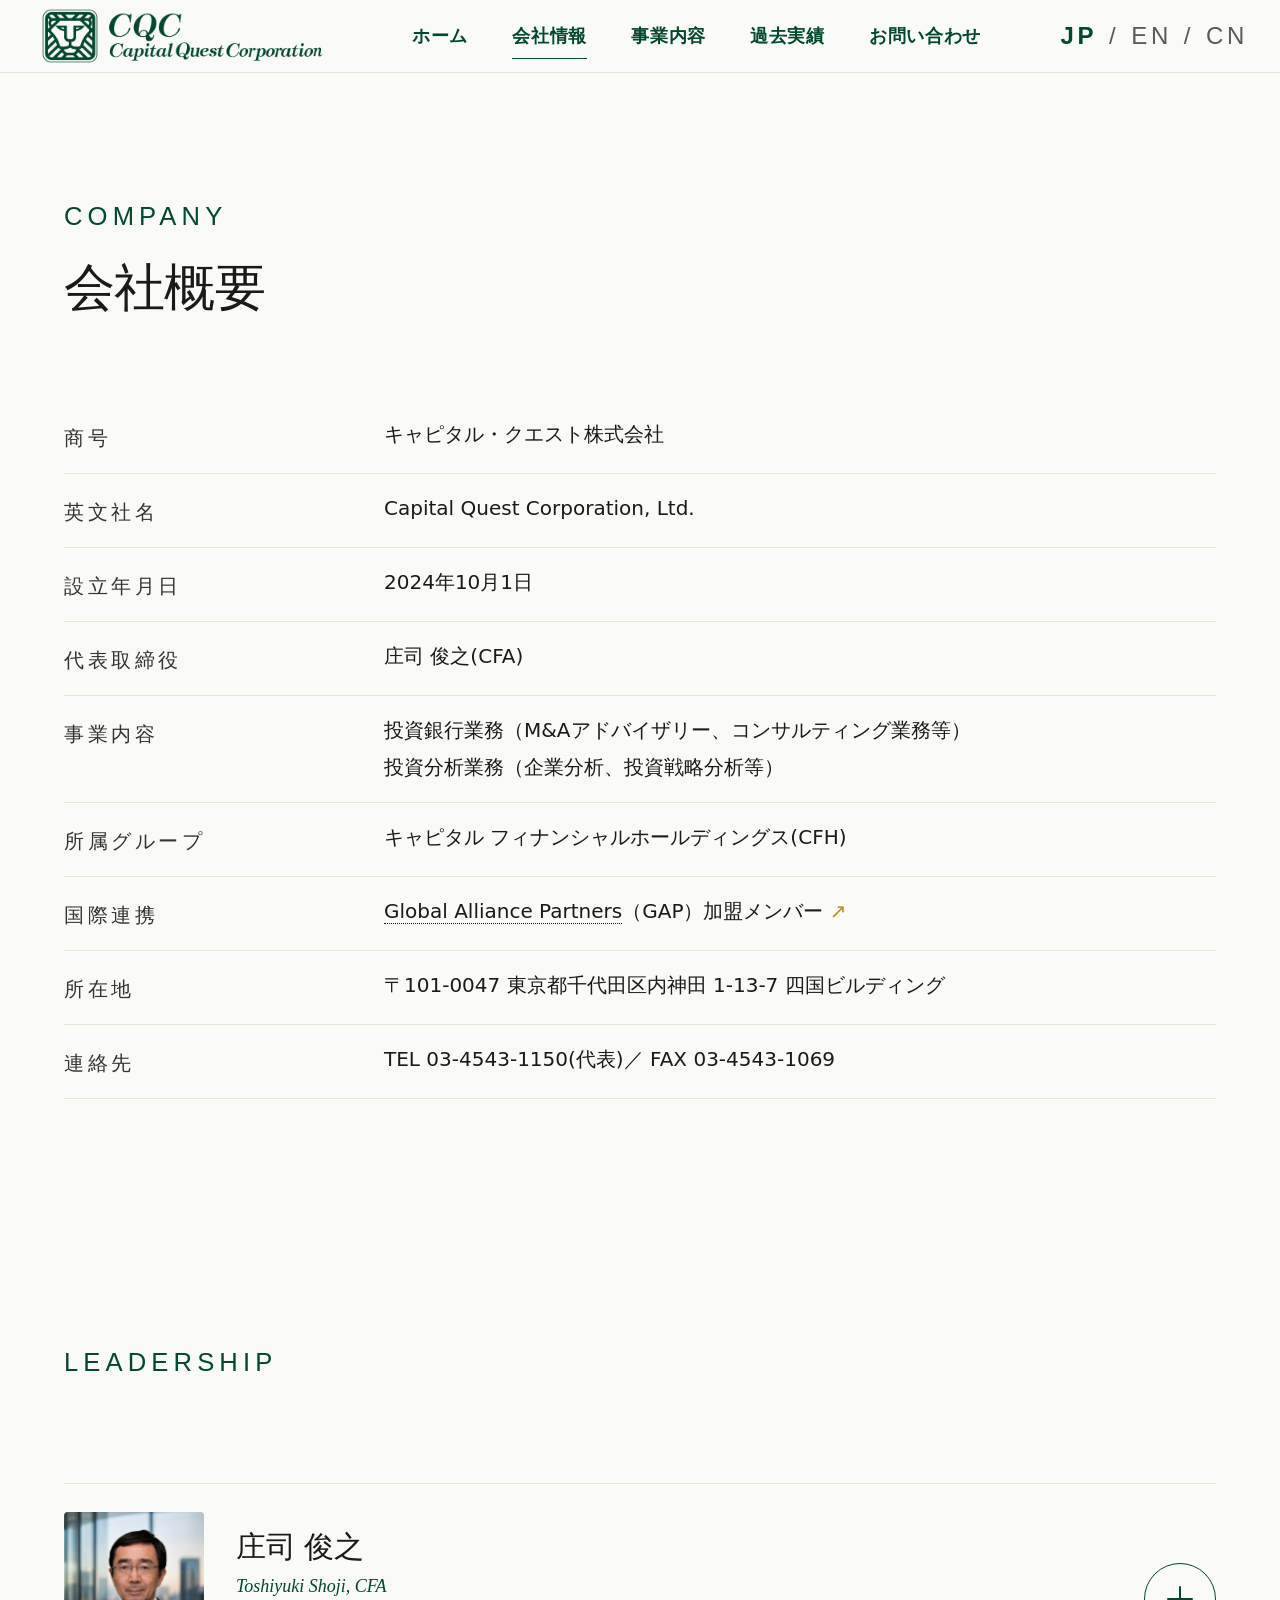
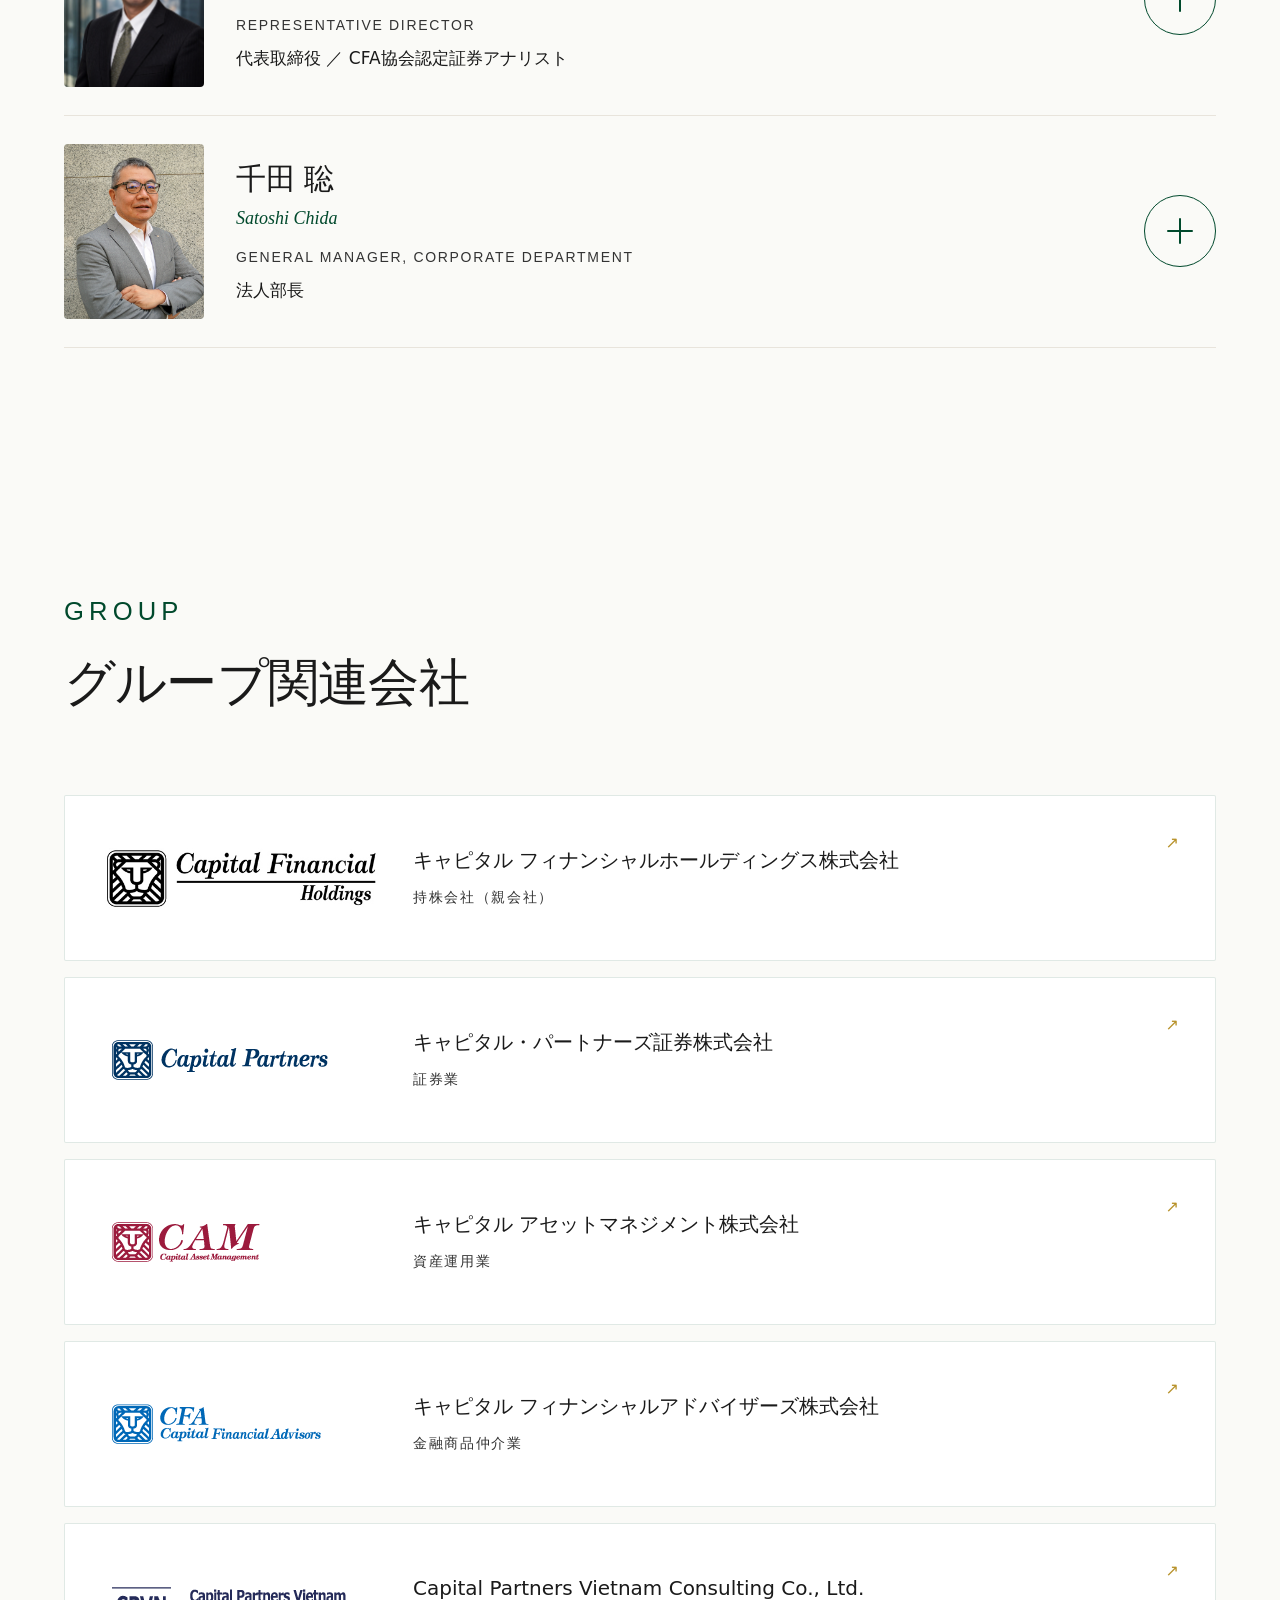
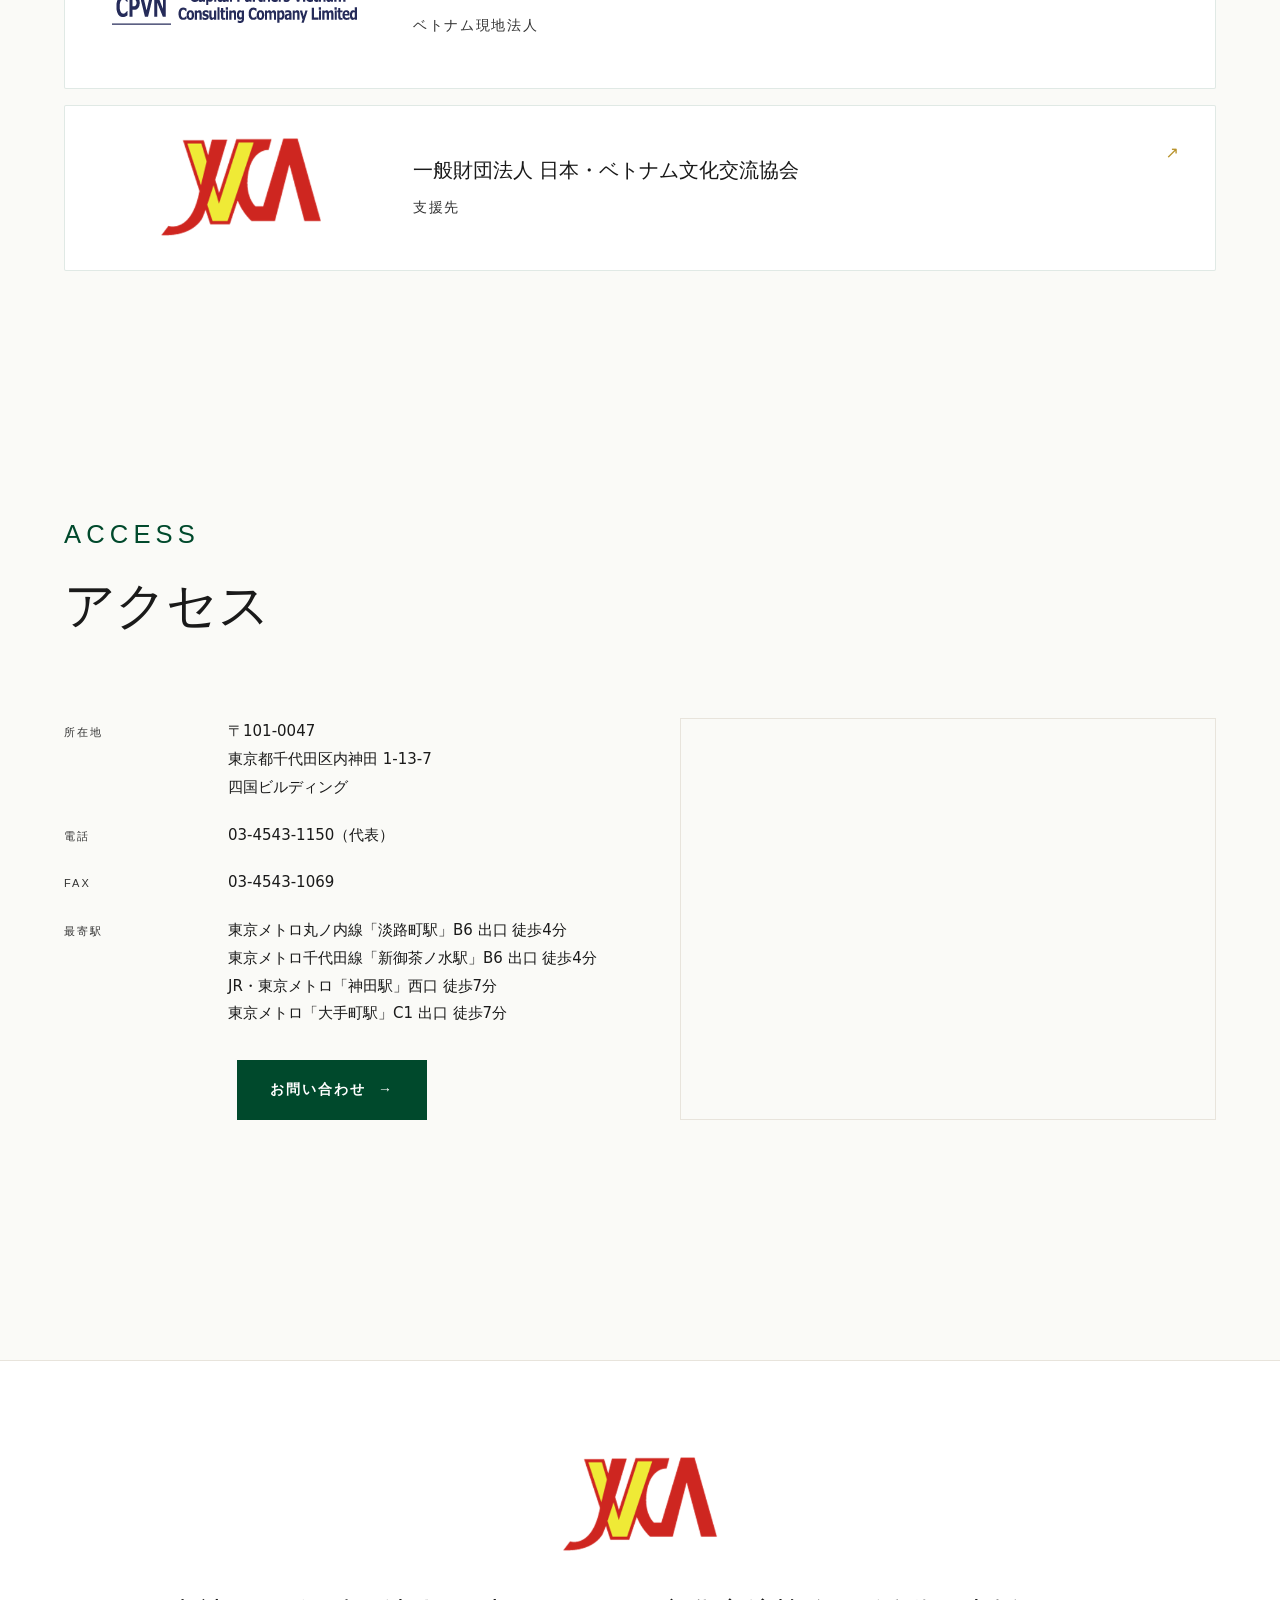
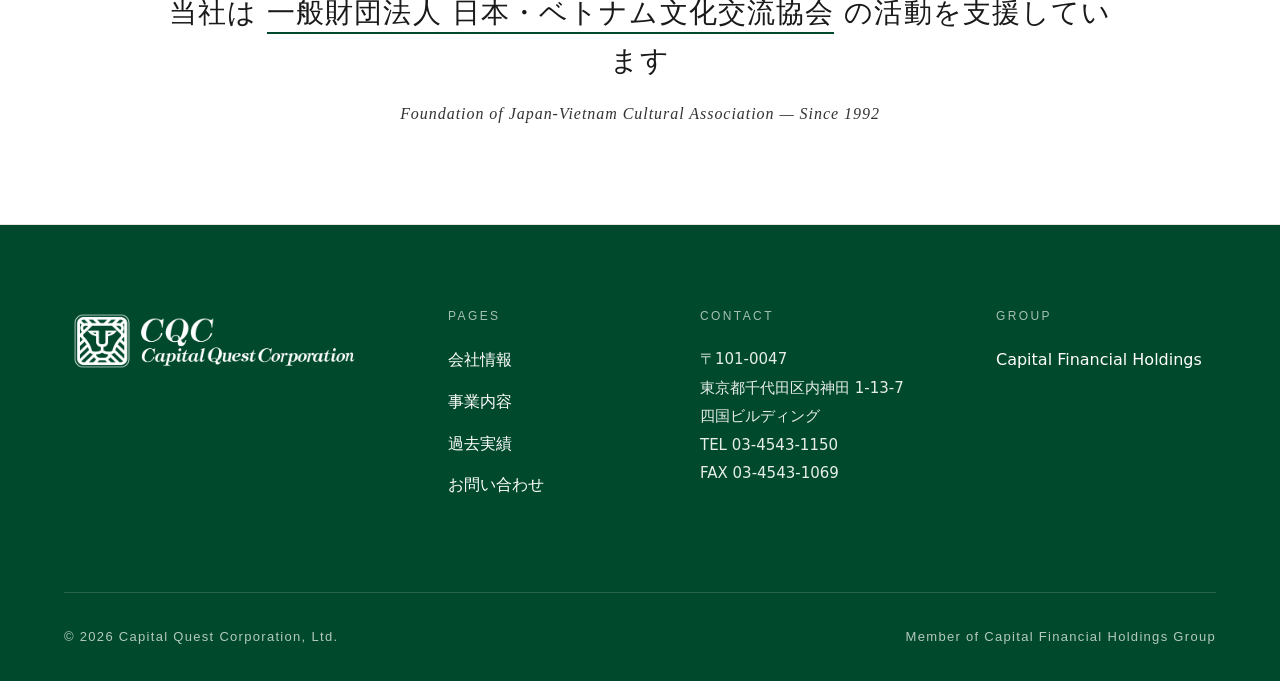
<file: about.html>
<!DOCTYPE html>
<html lang="ja">
<head>
<!-- Google tag (gtag.js) -->
<script async src="https://www.googletagmanager.com/gtag/js?id=G-7T0EGRR7GF"></script>
<script>
  window.dataLayer = window.dataLayer || [];
  function gtag(){dataLayer.push(arguments);}
  gtag('js', new Date());

  gtag('config', 'G-7T0EGRR7GF');
</script>
<meta charset="UTF-8">
<meta name="viewport" content="width=device-width, initial-scale=1">
<title>会社概要 | キャピタル・クエスト株式会社</title>
<meta name="description" content="キャピタル・クエスト株式会社の会社概要、CFHグループ内の位置付け、沿革。">
<link rel="canonical" href="https://www.capital-qc.co.jp/about.html">
<!-- Favicon Start -->
<link rel="icon" type="image/png" href="/assets/logo/favicon/favicon-96x96.png" sizes="96x96" />
<link rel="icon" type="image/svg+xml" href="/assets/logo/favicon/favicon.svg" />
<link rel="shortcut icon" href="/assets/logo/favicon/favicon.ico" />
<link rel="apple-touch-icon" sizes="180x180" href="/assets/logo/favicon/apple-touch-icon.png" />
<link rel="manifest" href="/assets/logo/site.webmanifest" />
<!-- Favicon End -->
<link rel="stylesheet" href="/assets/css/style.css?v=20260630b">
</head>
<body>
<header class="site-header">
  <div class="site-header__inner"> <a href="/" class="site-logo" aria-label="Capital Quest Corporation, Ltd. トップへ"> <img src="assets/logo/cqc/cqc-logo-transparent.png" alt="Capital Quest Corporation, Ltd."> </a>
    <button class="site-nav-toggle" type="button" aria-label="メニューを開く" aria-expanded="false" aria-controls="site-nav"> <span class="site-nav-toggle__bar" aria-hidden="true"></span> </button>
    <nav class="site-nav" id="site-nav" aria-label="グローバル"> <a href="/">ホーム</a> <a href="about.html" class="is-active">会社情報</a> <a href="services.html">事業内容</a> <a href="track-record.html">過去実績</a> <a href="mailto:info@capital-qc.co.jp?subject=Capital%20Quest%20Corporation%20%E5%85%AC%E5%BC%8FHP%E3%81%8B%E3%82%89%E3%81%AE%E3%81%8A%E5%95%8F%E3%81%84%E5%90%88%E3%82%8F%E3%81%9B">お問い合わせ</a> </nav>
    <div class="site-nav__lang" aria-label="言語切替"> <span class="is-active">JP</span> <span aria-hidden="true">/</span> <a href="/en/about.html">EN</a> <span aria-hidden="true">/</span> <a href="/cn/about.html">CN</a> </div>
  </div>
</header>
<main> 
  
  
  <!-- Company Overview Table -->
  <section class="section">
    <div class="container">
      <div class="section-header"> <span class="eyebrow">Company</span>
        <h2 class="h2">会社概要</h2>
      </div>
      <table class="about-table">
        <tbody>
          <tr>
            <th>商号</th>
            <td>キャピタル・クエスト株式会社</td>
          </tr>
          <tr>
            <th>英文社名</th>
            <td>Capital Quest Corporation, Ltd.</td>
          </tr>
          <tr>
            <th>設立年月日</th>
            <td>2024年10月1日</td>
          </tr>
          <tr>
            <th>代表取締役</th>
            <td>庄司 俊之(CFA)</td>
          </tr>
          <tr>
            <th>事業内容</th>
            <td>投資銀行業務（M&amp;Aアドバイザリー、コンサルティング業務等）<br>
              投資分析業務（企業分析、投資戦略分析等）</td>
          </tr>
          <tr>
            <th>所属グループ</th>
            <td>キャピタル フィナンシャルホールディングス(CFH)</td>
          </tr>
          <tr>
            <th>国際連携</th>
            <td><a href="https://globalalliancepartners.com/gap-members/" target="_blank" rel="noopener noreferrer" class="gap-link">Global Alliance Partners</a>（GAP）加盟メンバー <span class="arrow" aria-hidden="true" style="color: var(--c-gold);">↗</span></td>
          </tr>
          <tr>
            <th>所在地</th>
            <td>〒101-0047 東京都千代田区内神田 1-13-7 四国ビルディング</td>
          </tr>
          <tr>
            <th>連絡先</th>
            <td>TEL 03-4543-1150(代表)／ FAX 03-4543-1069</td>
          </tr>
        </tbody>
      </table>
    </div>
  </section>
  
  
  
    <!-- Leadership -->
  <section class="section">
    <div class="container">
      <div class="section-header"> <span class="eyebrow">Leadership</span> </div>
      <div class="people-list">
        <details class="person-card">
          <summary class="person-card__summary">
            <div class="person-card__photo"> <img src="assets/img/team/shoji.png" alt="庄司 俊之"> </div>
            <div class="person-card__head">
              <div class="person-card__name">庄司 俊之</div>
              <span class="person-card__name-en">Toshiyuki Shoji, CFA</span> <span class="person-card__title">Representative Director</span> <span class="person-card__title-jp">代表取締役 ／ CFA協会認定証券アナリスト</span> </div>
            <span class="person-card__toggle" aria-hidden="true"></span> </summary>
          <div class="person-card__expanded">
            <p class="person-card__bio">東京大学法学部卒、ミシガン大学MBA、CFA。野村證券に23年（うちニューヨーク8年）勤務し、投資銀行業務、不動産ファイナンス・投資、プリンシパル投資に従事。その後、楽天グループ、MAプラットフォーム（森トラストグループ）、東海東京証券を経て当社参画。M&amp;Aアドバイザリー、プリンシパル投資、不動産証券化（REIT・CMBS等）に精通し、CQCの実務統括責任者として、売り手・買い手双方の視点からディール組成を担う。</p>
          </div>
        </details>
        <details class="person-card">
          <summary class="person-card__summary">
            <div class="person-card__photo"> <img src="assets/img/team/chida.jpg?v=2" alt="千田 聡"> </div>
            <div class="person-card__head">
              <div class="person-card__name">千田 聡</div>
              <span class="person-card__name-en">Satoshi Chida</span> <span class="person-card__title">General Manager, Corporate Department</span> <span class="person-card__title-jp">法人部長</span> </div>
            <span class="person-card__toggle" aria-hidden="true"></span> </summary>
          <div class="person-card__expanded">
            <p class="person-card__bio">東北大学経済学部卒。1990年野村證券入社。バンク・オブ・アメリカ、ワコビア（現ウェルズ・ファーゴ）、バンク・オブ・ニューヨークでの研修を経て、町田支店長、商品企画部長、名古屋駅前支店長、野村アセットマネジメント執行役員、同 資産運用研究所エグゼクティブシニアフェローを歴任。2023年5月キャピタル・パートナーズ証券（CPS）専務執行役員、同6月取締役。2024年6月より同社代表取締役副社長に就任。名古屋名駅ロータリークラブ所属。</p>
          </div>
        </details>
      </div>
    </div>
  </section>
  <!-- Group Related Companies (simplified list / D-013 GAP independent) -->
  <section class="section">
    <div class="container">
      <div class="section-header"> <span class="eyebrow">Group</span>
        <h2 class="h2">グループ関連会社</h2>
      </div>
      <div class="group-cards"> <a href="http://www.cfhd.co.jp/" target="_blank" rel="noopener noreferrer" class="group-card">
        <div class="group-card__logo"><img src="assets/img/group/cfh.png" alt="Capital Financial Holdings"></div>
        <div class="group-card__body"> <span class="group-card__name">キャピタル フィナンシャルホールディングス株式会社</span> <span class="group-card__role">持株会社（親会社）</span> </div>
        <span class="group-card__arrow" aria-hidden="true">↗</span> </a> <a href="https://www.capital.co.jp/" target="_blank" rel="noopener noreferrer" class="group-card">
        <div class="group-card__logo"><img src="assets/img/group/cps.png" alt="Capital Partners Securities"></div>
        <div class="group-card__body"> <span class="group-card__name">キャピタル・パートナーズ証券株式会社</span> <span class="group-card__role">証券業</span> </div>
        <span class="group-card__arrow" aria-hidden="true">↗</span> </a> <a href="https://www.capital-am.co.jp/" target="_blank" rel="noopener noreferrer" class="group-card">
        <div class="group-card__logo"><img src="assets/img/group/cam.png" alt="Capital Asset Management"></div>
        <div class="group-card__body"> <span class="group-card__name">キャピタル アセットマネジメント株式会社</span> <span class="group-card__role">資産運用業</span> </div>
        <span class="group-card__arrow" aria-hidden="true">↗</span> </a> <a href="http://capital-fa.co.jp/" target="_blank" rel="noopener noreferrer" class="group-card">
        <div class="group-card__logo"><img src="assets/img/group/cfa.png" alt="Capital Financial Advisors"></div>
        <div class="group-card__body"> <span class="group-card__name">キャピタル フィナンシャルアドバイザーズ株式会社</span> <span class="group-card__role">金融商品仲介業</span> </div>
        <span class="group-card__arrow" aria-hidden="true">↗</span> </a> <a href="http://cpvn.com.vn/jp/" target="_blank" rel="noopener noreferrer" class="group-card">
        <div class="group-card__logo"><img src="assets/img/group/cpvn.png" alt="Capital Partners Vietnam"></div>
        <div class="group-card__body"> <span class="group-card__name">Capital Partners Vietnam Consulting Co., Ltd.</span> <span class="group-card__role">ベトナム現地法人</span> </div>
        <span class="group-card__arrow" aria-hidden="true">↗</span> </a> <a href="https://www.jvca.or.jp/" target="_blank" rel="noopener noreferrer" class="group-card">
        <div class="group-card__logo"><img src="assets/img/group/jvca.png" alt="JVCA"></div>
        <div class="group-card__body"> <span class="group-card__name">一般財団法人 日本・ベトナム文化交流協会</span> <span class="group-card__role">支援先</span> </div>
        <span class="group-card__arrow" aria-hidden="true">↗</span> </a> </div>
    </div>
  </section>
  
  
  
  <!-- =========================================================
       ACCESS
       ========================================================= -->
  <section class="access" aria-labelledby="access-h">
    <div class="container">
      <div class="section-header"> <span class="eyebrow">Access</span>
        <h2 id="access-h">アクセス</h2>
      </div>
      <div class="access__grid">
        <div class="access__info">
          <dl>
            <dt>所在地</dt>
            <dd>〒101-0047<br>
              東京都千代田区内神田 1-13-7<br>
              四国ビルディング</dd>
            <dt>電話</dt>
            <dd>03-4543-1150（代表）</dd>
            <dt>FAX</dt>
            <dd>03-4543-1069</dd>
            <dt>最寄駅</dt>
            <dd>東京メトロ丸ノ内線「淡路町駅」B6 出口 徒歩4分<br>
              東京メトロ千代田線「新御茶ノ水駅」B6 出口 徒歩4分<br>
              JR・東京メトロ「神田駅」西口 徒歩7分<br>
              東京メトロ「大手町駅」C1 出口 徒歩7分</dd>
          </dl>
          <a href="mailto:info@capital-qc.co.jp" class="access__contact-btn"> お問い合わせ <span class="arrow" aria-hidden="true">→</span> </a> </div>
        <div class="access__map">
          <iframe
            src="https://maps.google.com/maps?q=%E6%9D%B1%E4%BA%AC%E9%83%BD%E5%8D%83%E4%BB%A3%E7%94%B0%E5%8C%BA%E5%86%85%E7%A5%9E%E7%94%B01-13-7&t=&z=17&ie=UTF8&iwloc=&output=embed"
            width="100%" height="100%" frameborder="0" style="border:0"
            loading="lazy" referrerpolicy="no-referrer-when-downgrade"
            title="キャピタル・クエスト株式会社 所在地（東京都千代田区内神田1-13-7 四国ビルディング）"></iframe>
        </div>
      </div>
    </div>
  </section>
</main>

<!-- JVCA Support Section -->
<section class="site-support" aria-label="JVCA支援">
  <div class="container">
    <div class="site-support__inner">
      <div class="site-support__logo"> <img src="assets/img/group/jvca.png" alt="JVCA — 日本・ベトナム文化交流協会"> </div>
      <div class="site-support__text">
        <p class="site-support__line">当社は <a href="https://www.jvca.or.jp/" target="_blank" rel="noopener noreferrer">一般財団法人 日本・ベトナム文化交流協会</a> の活動を支援しています</p>
        <p class="site-support__since">Foundation of Japan-Vietnam Cultural Association — Since 1992</p>
      </div>
    </div>
  </div>
</section>
<footer class="site-footer">
  <div class="container">
    <div class="site-footer__grid">
      <div class="site-footer__brand"> <img src="assets/logo/cqc/cqc-logo-white.png" alt="Capital Quest Corporation, Ltd."> </div>
      <div class="site-footer__col">
        <h4>Pages</h4>
        <ul>
          <li><a href="about.html">会社情報</a></li>
          <li><a href="services.html">事業内容</a></li>
          <li><a href="track-record.html">過去実績</a></li>
          
          <li><a href="mailto:info@capital-qc.co.jp?subject=Capital%20Quest%20Corporation%20%E5%85%AC%E5%BC%8FHP%E3%81%8B%E3%82%89%E3%81%AE%E3%81%8A%E5%95%8F%E3%81%84%E5%90%88%E3%82%8F%E3%81%9B">お問い合わせ</a></li>
        </ul>
      </div>
      <div class="site-footer__col">
        <h4>Contact</h4>
        <address>
        〒101-0047<br>
        東京都千代田区内神田 1-13-7<br>
        四国ビルディング<br>
        TEL 03-4543-1150<br>
        FAX 03-4543-1069
        </address>
      </div>
      <div class="site-footer__col">
        <h4>Group</h4>
        <ul>
          <li>Capital Financial Holdings</li>
        </ul>
      </div>
    </div>
    <div class="site-footer__bottom"> <span>&copy; 2026 Capital Quest Corporation, Ltd.</span> <span>Member of Capital Financial Holdings Group</span> </div>
  </div>
</footer>
<script src="assets/js/site.js?v=20260513a" defer></script>
</body>
</html>
</file>
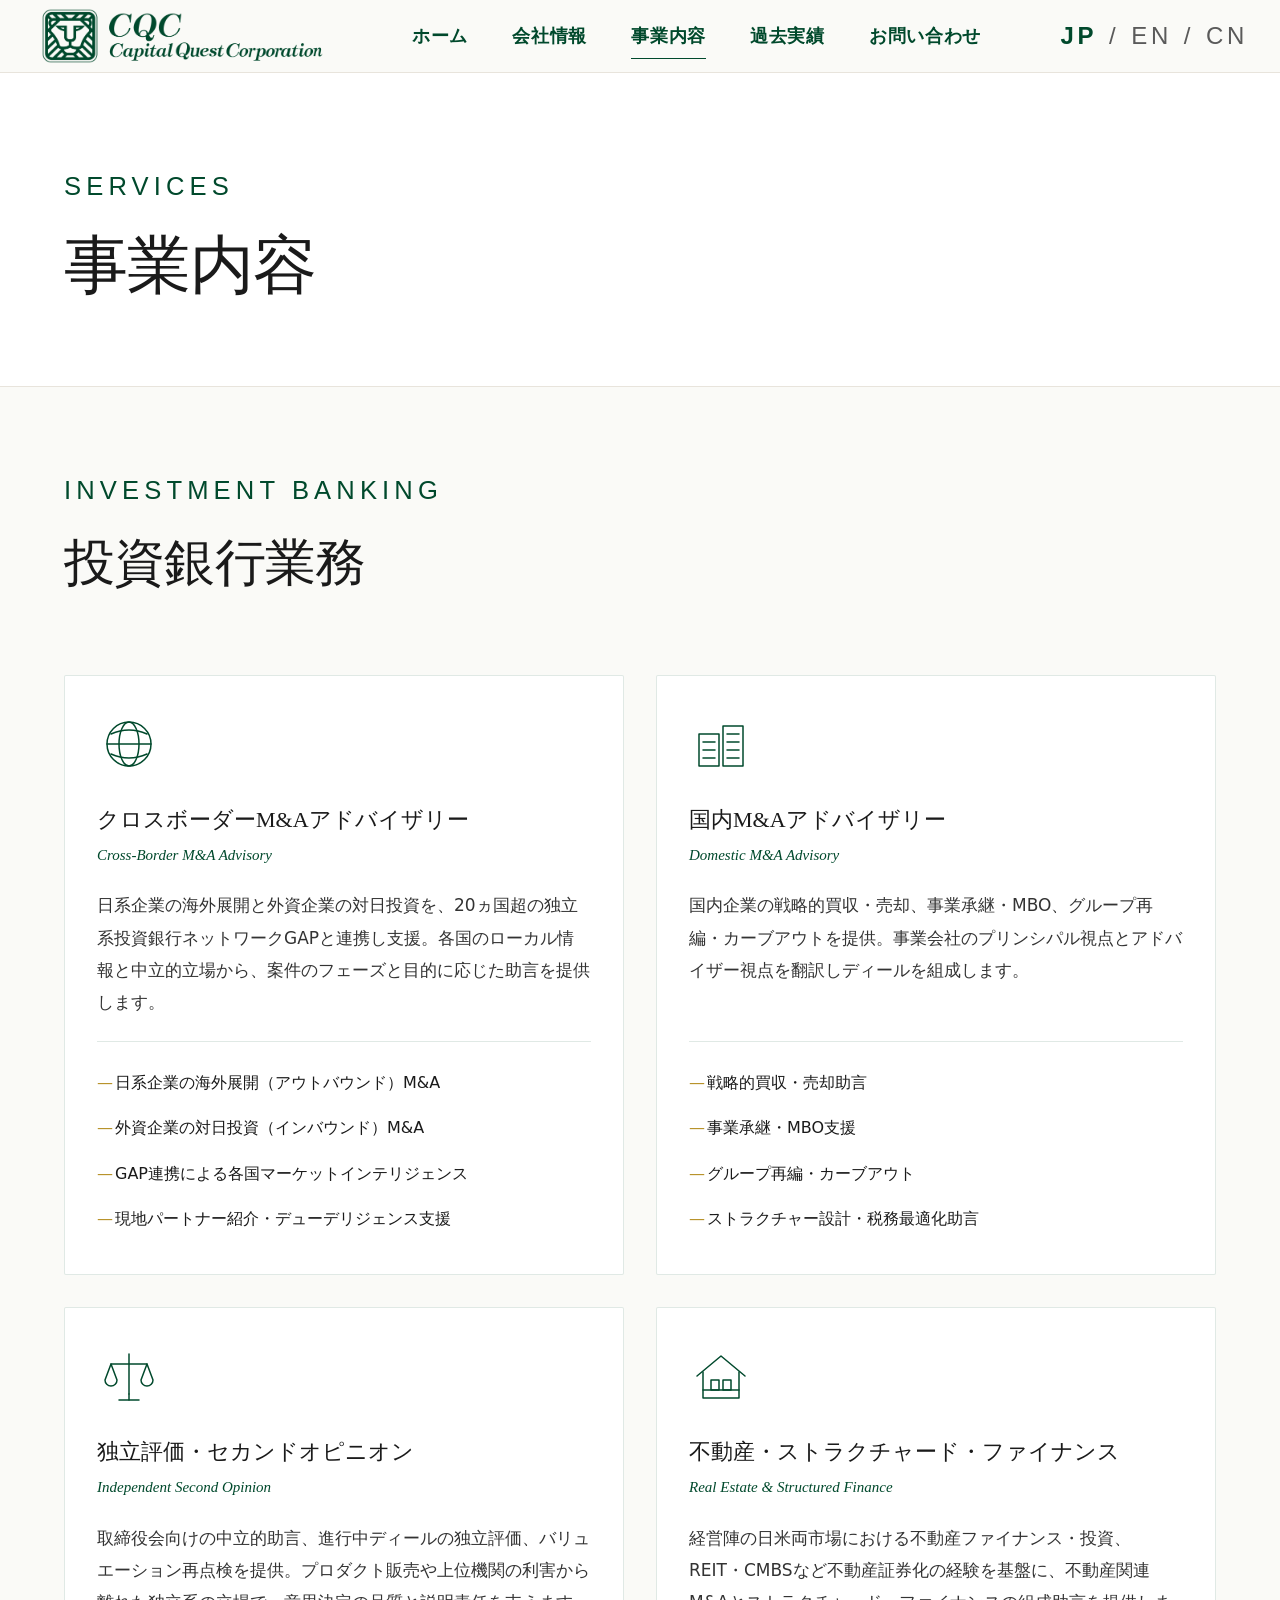
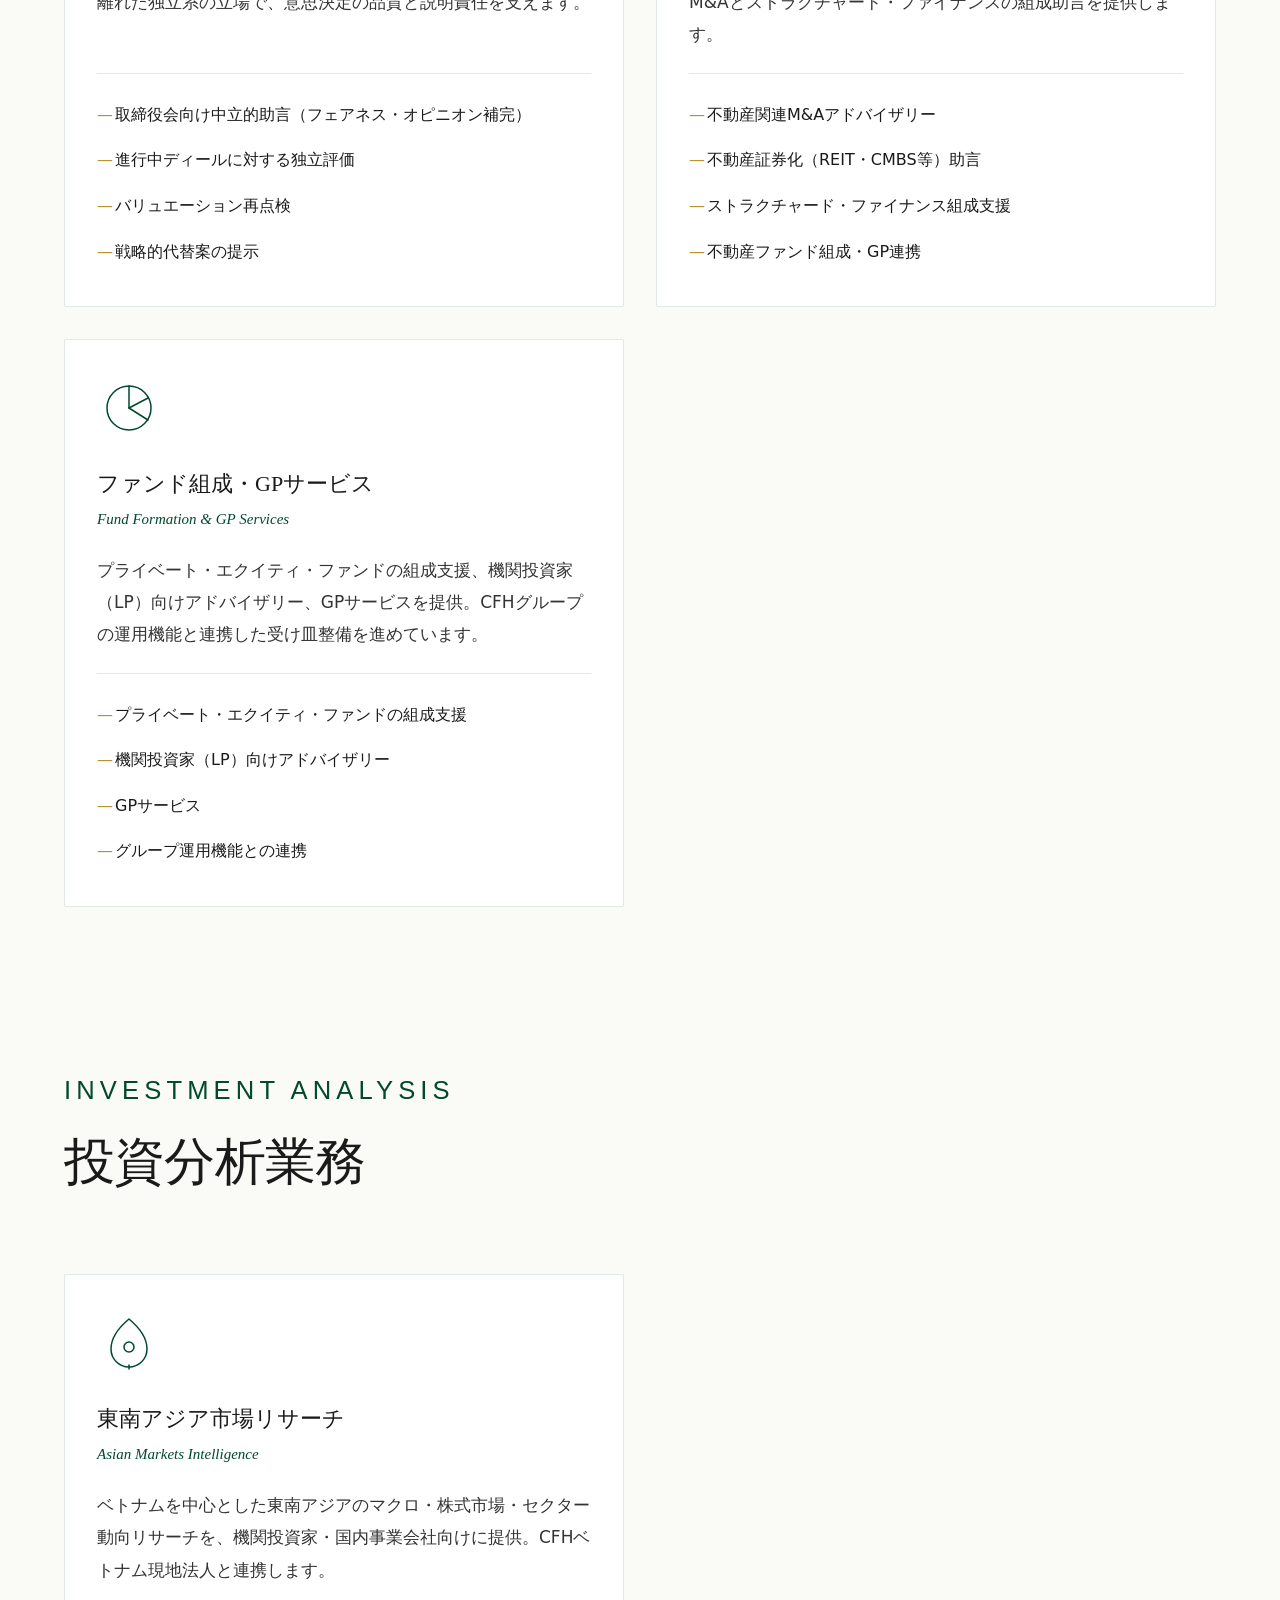
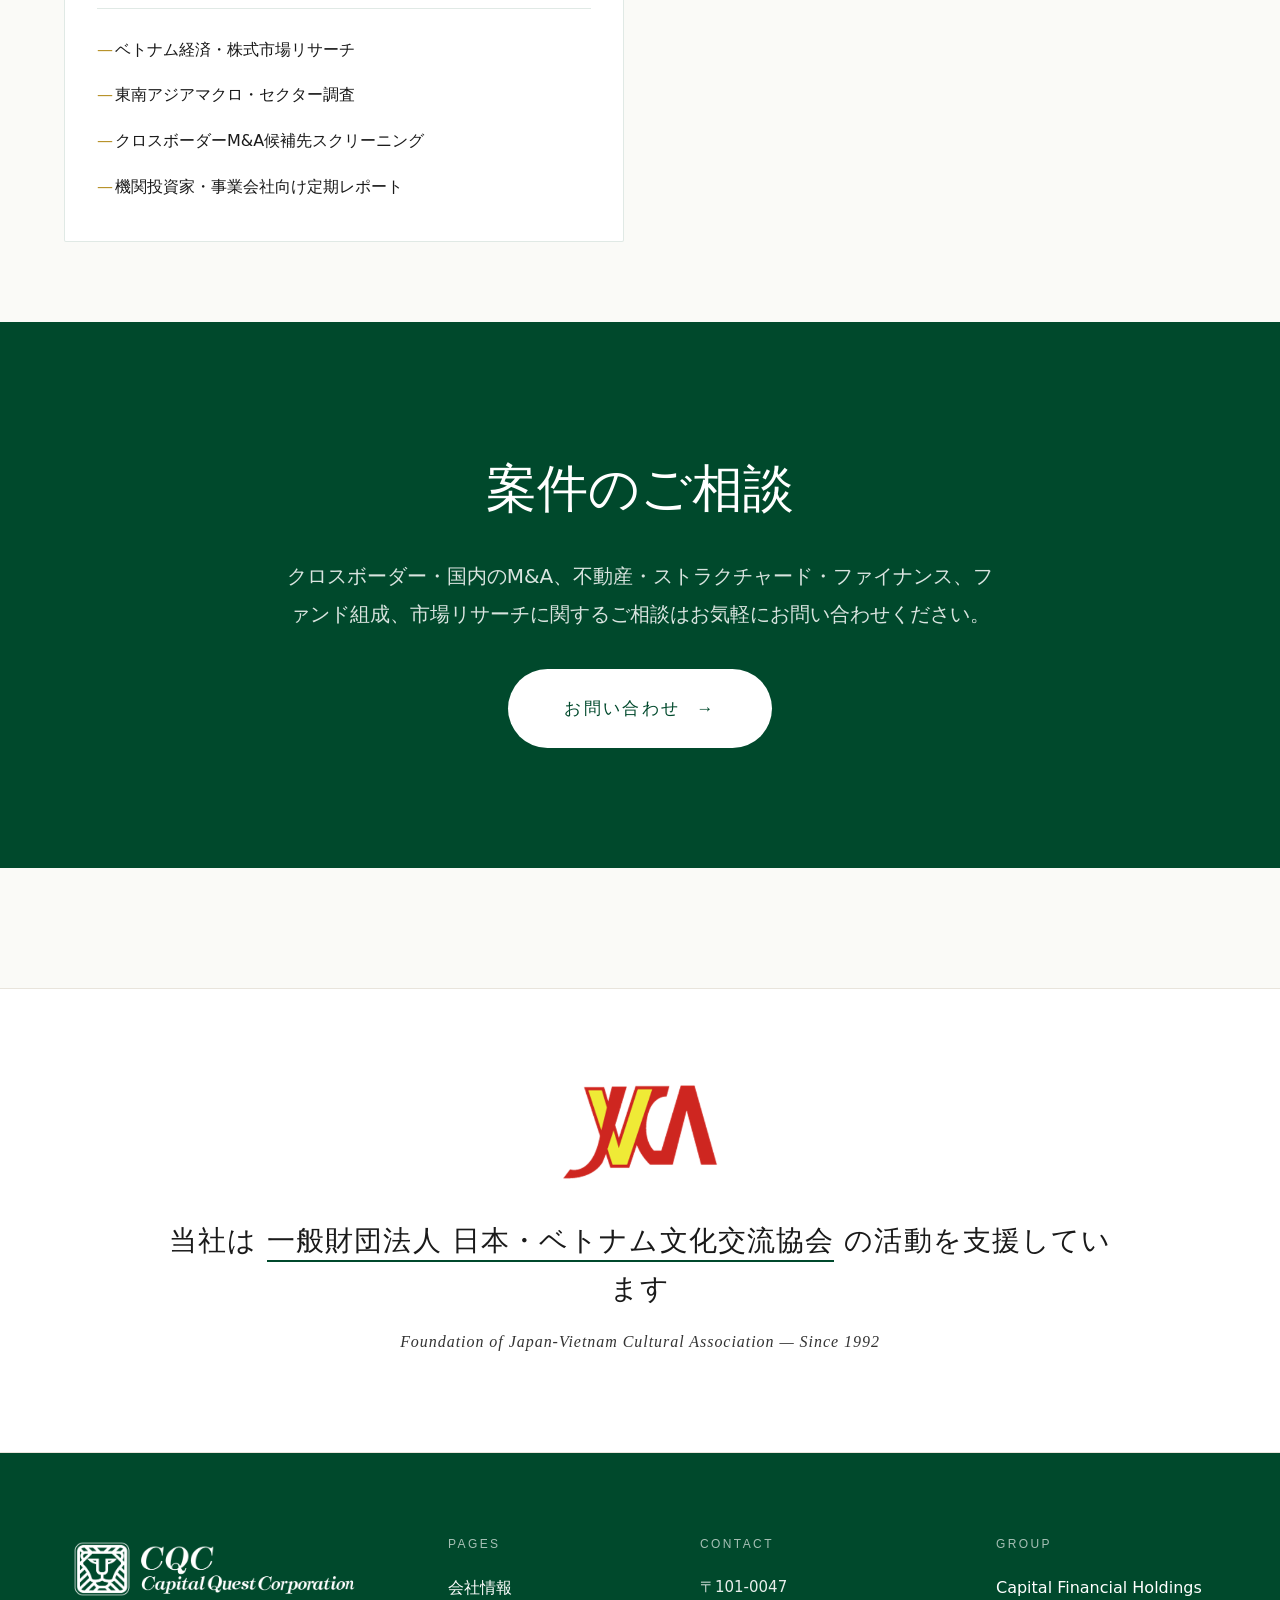
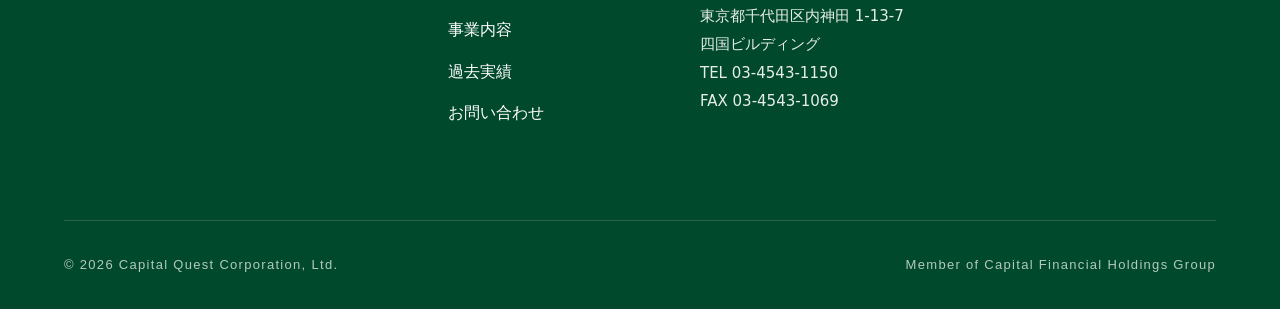
<file: services.html>
<!DOCTYPE html>
<html lang="ja">
<head>
<!-- Google tag (gtag.js) -->
<script async src="https://www.googletagmanager.com/gtag/js?id=G-7T0EGRR7GF"></script>
<script>
  window.dataLayer = window.dataLayer || [];
  function gtag(){dataLayer.push(arguments);}
  gtag('js', new Date());

  gtag('config', 'G-7T0EGRR7GF');
</script>
<meta charset="UTF-8">
<meta name="viewport" content="width=device-width, initial-scale=1">
<title>Services | キャピタル・クエスト株式会社</title>
<meta name="description" content="投資銀行業務（クロスボーダーM&Aアドバイザリー、国内M&Aアドバイザリー、独立評価、不動産ストラクチャード・ファイナンス、ファンド組成）と投資分析業務（投資戦略分析、東南アジア市場リサーチ）。">
<link rel="canonical" href="https://www.capital-qc.co.jp/services.html">
<!-- Favicon Start -->
<link rel="icon" type="image/png" href="/assets/logo/favicon/favicon-96x96.png" sizes="96x96" />
<link rel="icon" type="image/svg+xml" href="/assets/logo/favicon/favicon.svg" />
<link rel="shortcut icon" href="/assets/logo/favicon/favicon.ico" />
<link rel="apple-touch-icon" sizes="180x180" href="/assets/logo/favicon/apple-touch-icon.png" />
<link rel="manifest" href="/assets/logo/site.webmanifest" />
<!-- Favicon End -->
<link rel="stylesheet" href="/assets/css/style.css?v=20260630b">
</head>
<body>
<header class="site-header">
  <div class="site-header__inner"> <a href="/" class="site-logo" aria-label="Capital Quest Corporation, Ltd. トップへ"> <img src="assets/logo/cqc/cqc-logo-transparent.png" alt="Capital Quest Corporation, Ltd."> </a>
    <button class="site-nav-toggle" type="button" aria-label="メニューを開く" aria-expanded="false" aria-controls="site-nav"> <span class="site-nav-toggle__bar" aria-hidden="true"></span> </button>
    <nav class="site-nav" id="site-nav" aria-label="グローバル"> <a href="/">ホーム</a> <a href="about.html">会社情報</a> <a href="services.html" class="is-active">事業内容</a> <a href="track-record.html">過去実績</a> <a href="mailto:info@capital-qc.co.jp?subject=Capital%20Quest%20Corporation%20%E5%85%AC%E5%BC%8FHP%E3%81%8B%E3%82%89%E3%81%AE%E3%81%8A%E5%95%8F%E3%81%84%E5%90%88%E3%82%8F%E3%81%9B">お問い合わせ</a> </nav>
    <div class="site-nav__lang" aria-label="言語切替"> <span class="is-active">JP</span> <span aria-hidden="true">/</span> <a href="/en/services.html">EN</a> <span aria-hidden="true">/</span> <a href="/cn/services.html">CN</a> </div>
  </div>
</header>
<main>
  <section class="page-hero">
    <div class="container"> <span class="eyebrow page-hero__eyebrow">Services</span>
      <h1>事業内容</h1>
    </div>
  </section>
  
  <!-- 投資銀行業務 (5領域) -->
  <section class="pillar-section">
    <div class="container">
      <div class="section-header"> <span class="eyebrow">Investment Banking</span>
        <h2 class="h2">投資銀行業務</h2>
      </div>
      <div class="pillar-grid">
        <article class="pillar-card">
          <div class="pillar-card__icon" aria-hidden="true">
            <svg viewBox="0 0 64 64" fill="none" stroke="currentColor" stroke-width="1.5" stroke-linecap="round" stroke-linejoin="round">
              <circle cx="32" cy="32" r="22"/>
              <ellipse cx="32" cy="32" rx="10" ry="22"/>
              <line x1="10" y1="32" x2="54" y2="32"/>
              <path d="M14 22 Q32 14 50 22"/>
              <path d="M14 42 Q32 50 50 42"/>
            </svg>
          </div>
          <h2 class="pillar-card__title">クロスボーダーM&amp;Aアドバイザリー</h2>
          <span class="pillar-card__title-en">Cross-Border M&amp;A Advisory</span>
          <p class="pillar-card__lead jp-justify">日系企業の海外展開と外資企業の対日投資を、20ヵ国超の独立系投資銀行ネットワークGAPと連携し支援。各国のローカル情報と中立的立場から、案件のフェーズと目的に応じた助言を提供します。</p>
          <ul class="pillar-card__sub">
            <li>日系企業の海外展開（アウトバウンド）M&amp;A</li>
            <li>外資企業の対日投資（インバウンド）M&amp;A</li>
            <li>GAP連携による各国マーケットインテリジェンス</li>
            <li>現地パートナー紹介・デューデリジェンス支援</li>
          </ul>
        </article>
        <article class="pillar-card">
          <div class="pillar-card__icon" aria-hidden="true">
            <svg viewBox="0 0 64 64" fill="none" stroke="currentColor" stroke-width="1.5" stroke-linecap="round" stroke-linejoin="round">
              <rect x="10" y="22" width="20" height="32"/>
              <rect x="34" y="14" width="20" height="40"/>
              <line x1="14" y1="30" x2="26" y2="30"/>
              <line x1="14" y1="38" x2="26" y2="38"/>
              <line x1="14" y1="46" x2="26" y2="46"/>
              <line x1="38" y1="22" x2="50" y2="22"/>
              <line x1="38" y1="30" x2="50" y2="30"/>
              <line x1="38" y1="38" x2="50" y2="38"/>
              <line x1="38" y1="46" x2="50" y2="46"/>
            </svg>
          </div>
          <h2 class="pillar-card__title">国内M&amp;Aアドバイザリー</h2>
          <span class="pillar-card__title-en">Domestic M&amp;A Advisory</span>
          <p class="pillar-card__lead jp-justify">国内企業の戦略的買収・売却、事業承継・MBO、グループ再編・カーブアウトを提供。事業会社のプリンシパル視点とアドバイザー視点を翻訳しディールを組成します。</p>
          <ul class="pillar-card__sub">
            <li>戦略的買収・売却助言</li>
            <li>事業承継・MBO支援</li>
            <li>グループ再編・カーブアウト</li>
            <li>ストラクチャー設計・税務最適化助言</li>
          </ul>
        </article>
        <article class="pillar-card">
          <div class="pillar-card__icon" aria-hidden="true">
            <svg viewBox="0 0 64 64" fill="none" stroke="currentColor" stroke-width="1.5" stroke-linecap="round" stroke-linejoin="round">
              <line x1="32" y1="10" x2="32" y2="50"/>
              <line x1="22" y1="56" x2="42" y2="56"/>
              <line x1="32" y1="50" x2="32" y2="56"/>
              <line x1="14" y1="20" x2="50" y2="20"/>
              <path d="M14 20 L8 36 A6 6 0 0 0 20 36 Z"/>
              <path d="M50 20 L44 36 A6 6 0 0 0 56 36 Z"/>
            </svg>
          </div>
          <h2 class="pillar-card__title">独立評価・セカンドオピニオン</h2>
          <span class="pillar-card__title-en">Independent Second Opinion</span>
          <p class="pillar-card__lead jp-justify">取締役会向けの中立的助言、進行中ディールの独立評価、バリュエーション再点検を提供。プロダクト販売や上位機関の利害から離れた独立系の立場で、意思決定の品質と説明責任を支えます。</p>
          <ul class="pillar-card__sub">
            <li>取締役会向け中立的助言（フェアネス・オピニオン補完）</li>
            <li>進行中ディールに対する独立評価</li>
            <li>バリュエーション再点検</li>
            <li>戦略的代替案の提示</li>
          </ul>
        </article>
        <article class="pillar-card">
          <div class="pillar-card__icon" aria-hidden="true">
            <svg viewBox="0 0 64 64" fill="none" stroke="currentColor" stroke-width="1.5" stroke-linecap="round" stroke-linejoin="round">
              <polyline points="8,32 32,12 56,32"/>
              <polyline points="14,28 14,54 50,54 50,28"/>
              <rect x="22" y="36" width="8" height="10"/>
              <rect x="34" y="36" width="8" height="10"/>
              <line x1="14" y1="46" x2="50" y2="46"/>
            </svg>
          </div>
          <h2 class="pillar-card__title">不動産・ストラクチャード・ファイナンス</h2>
          <span class="pillar-card__title-en">Real Estate &amp; Structured Finance</span>
          <p class="pillar-card__lead jp-justify">経営陣の日米両市場における不動産ファイナンス・投資、REIT・CMBSなど不動産証券化の経験を基盤に、不動産関連M&amp;Aとストラクチャード・ファイナンスの組成助言を提供します。</p>
          <ul class="pillar-card__sub">
            <li>不動産関連M&amp;Aアドバイザリー</li>
            <li>不動産証券化（REIT・CMBS等）助言</li>
            <li>ストラクチャード・ファイナンス組成支援</li>
            <li>不動産ファンド組成・GP連携</li>
          </ul>
        </article>
        <article class="pillar-card">
          <div class="pillar-card__icon" aria-hidden="true">
            <svg viewBox="0 0 64 64" fill="none" stroke="currentColor" stroke-width="1.5" stroke-linecap="round" stroke-linejoin="round">
              <circle cx="32" cy="32" r="22"/>
              <line x1="32" y1="10" x2="32" y2="32"/>
              <line x1="32" y1="32" x2="51" y2="22"/>
              <line x1="32" y1="32" x2="51" y2="44"/>
            </svg>
          </div>
          <h2 class="pillar-card__title">ファンド組成・GPサービス</h2>
          <span class="pillar-card__title-en">Fund Formation &amp; GP Services</span>
          <p class="pillar-card__lead jp-justify">プライベート・エクイティ・ファンドの組成支援、機関投資家（LP）向けアドバイザリー、GPサービスを提供。CFHグループの運用機能と連携した受け皿整備を進めています。</p>
          <ul class="pillar-card__sub">
            <li>プライベート・エクイティ・ファンドの組成支援</li>
            <li>機関投資家（LP）向けアドバイザリー</li>
            <li>GPサービス</li>
            <li>グループ運用機能との連携</li>
          </ul>
        </article>
      </div>
    </div>
  </section>
  
  <!-- 投資分析業務 (2領域) -->
  <section class="pillar-section">
    <div class="container">
      <div class="section-header"> <span class="eyebrow">Investment Analysis</span>
        <h2 class="h2">投資分析業務</h2>
      </div>
      <div class="pillar-grid">
        <article class="pillar-card">
          <div class="pillar-card__icon" aria-hidden="true">
            <svg viewBox="0 0 64 64" fill="none" stroke="currentColor" stroke-width="1.5" stroke-linecap="round" stroke-linejoin="round">
              <path d="M32 8 C20 18 14 28 14 38 a18 18 0 0 0 36 0 C50 28 44 18 32 8 Z"/>
              <circle cx="32" cy="36" r="5"/>
              <line x1="32" y1="54" x2="32" y2="58"/>
            </svg>
          </div>
          <h2 class="pillar-card__title">東南アジア市場リサーチ</h2>
          <span class="pillar-card__title-en">Asian Markets Intelligence</span>
          <p class="pillar-card__lead jp-justify">ベトナムを中心とした東南アジアのマクロ・株式市場・セクター動向リサーチを、機関投資家・国内事業会社向けに提供。CFHベトナム現地法人と連携します。</p>
          <ul class="pillar-card__sub">
            <li>ベトナム経済・株式市場リサーチ</li>
            <li>東南アジアマクロ・セクター調査</li>
            <li>クロスボーダーM&amp;A候補先スクリーニング</li>
            <li>機関投資家・事業会社向け定期レポート</li>
          </ul>
        </article>
      </div>
    </div>
  </section>
  
  <!-- CTA -->
  <section class="services-cta-section">
    <div class="container services-cta-section__inner">
      <h2 class="services-cta-section__title">案件のご相談</h2>
      <p class="services-cta-section__lead">クロスボーダー・国内のM&amp;A、不動産・ストラクチャード・ファイナンス、ファンド組成、市場リサーチに関するご相談はお気軽にお問い合わせください。</p>
      <a href="mailto:info@capital-qc.co.jp" class="services-cta-button">お問い合わせ <span aria-hidden="true">→</span></a> </div>
  </section>
</main>

<!-- JVCA Support Section -->
<section class="site-support" aria-label="JVCA支援">
  <div class="container">
    <div class="site-support__inner">
      <div class="site-support__logo"> <img src="assets/img/group/jvca.png" alt="JVCA — 日本・ベトナム文化交流協会"> </div>
      <div class="site-support__text">
        <p class="site-support__line">当社は <a href="https://www.jvca.or.jp/" target="_blank" rel="noopener noreferrer">一般財団法人 日本・ベトナム文化交流協会</a> <br class="br-mobile">
          の活動を支援しています</p>
        <p class="site-support__since">Foundation of Japan-Vietnam Cultural Association — Since 1992</p>
      </div>
    </div>
  </div>
</section>
<footer class="site-footer">
  <div class="container">
    <div class="site-footer__grid">
      <div class="site-footer__brand"> <img src="assets/logo/cqc/cqc-logo-white.png" alt="Capital Quest Corporation, Ltd."> </div>
      <div class="site-footer__col">
        <h4>Pages</h4>
        <ul>
          <li><a href="about.html">会社情報</a></li>
          <li><a href="services.html">事業内容</a></li>
          <li><a href="track-record.html">過去実績</a></li>
          
          <li><a href="mailto:info@capital-qc.co.jp?subject=Capital%20Quest%20Corporation%20%E5%85%AC%E5%BC%8FHP%E3%81%8B%E3%82%89%E3%81%AE%E3%81%8A%E5%95%8F%E3%81%84%E5%90%88%E3%82%8F%E3%81%9B">お問い合わせ</a></li>
        </ul>
      </div>
      <div class="site-footer__col">
        <h4>Contact</h4>
        <address>
        〒101-0047<br>
        東京都千代田区内神田 1-13-7<br>
        四国ビルディング<br>
        TEL 03-4543-1150<br>
        FAX 03-4543-1069
        </address>
      </div>
      <div class="site-footer__col">
        <h4>Group</h4>
        <ul>
          <li>Capital Financial Holdings</li>
        </ul>
      </div>
    </div>
    <div class="site-footer__bottom"> <span>&copy; 2026 Capital Quest Corporation, Ltd.</span> <span>Member of Capital Financial Holdings Group</span> </div>
  </div>
</footer>
<script src="assets/js/site.js?v=20260513a" defer></script>
</body>
</html>
</file>
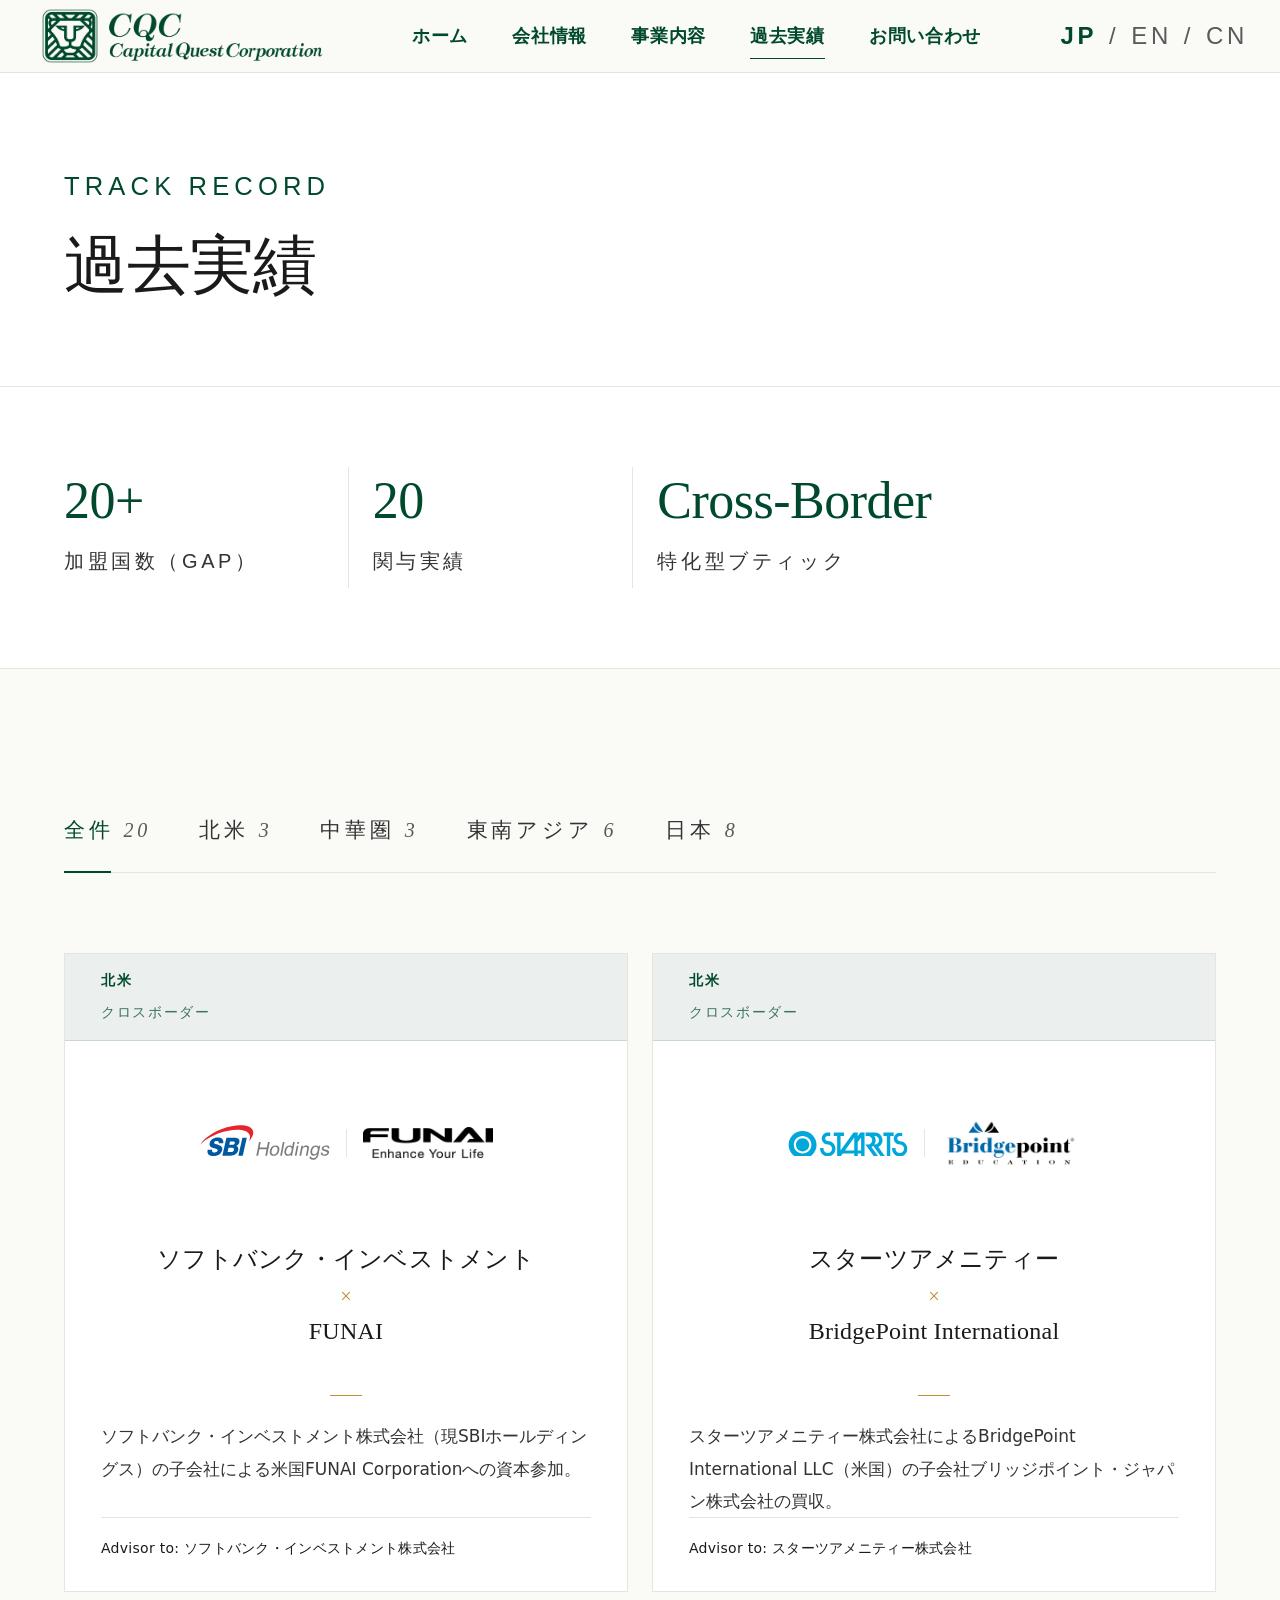
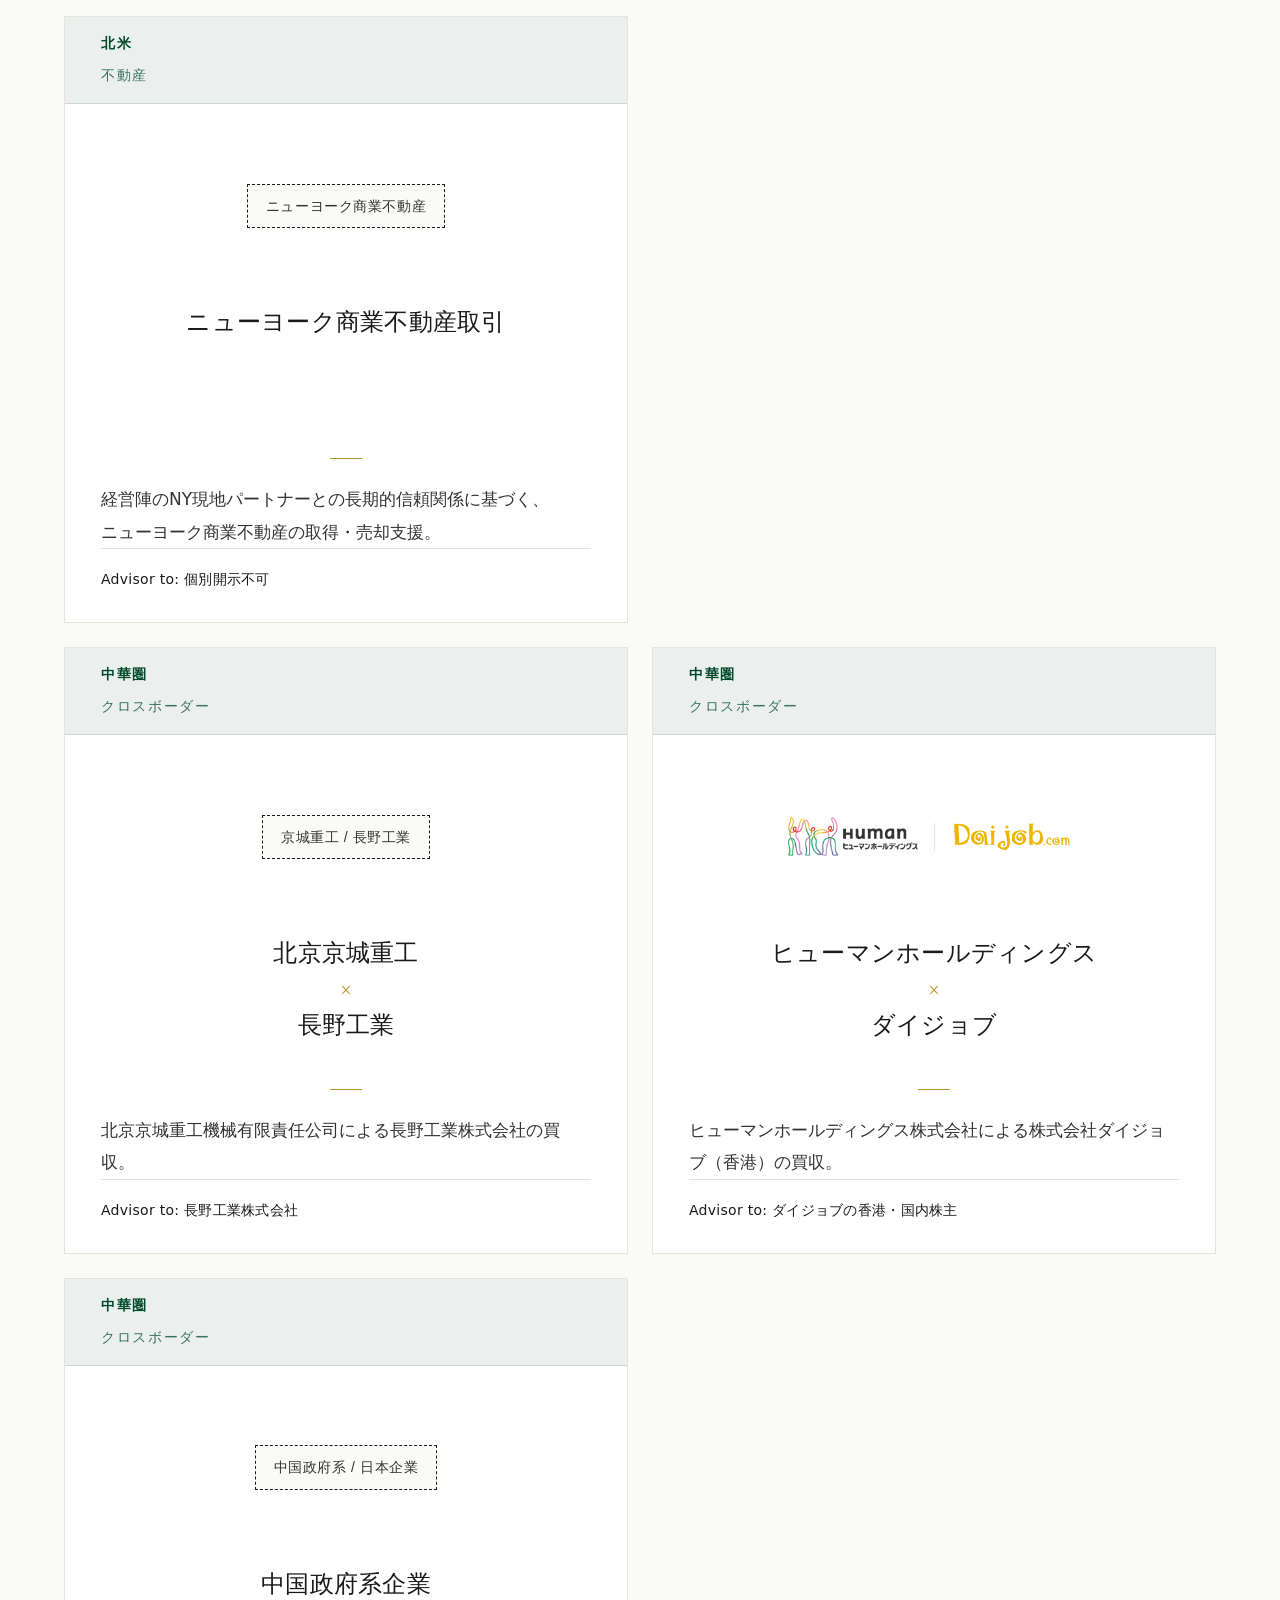
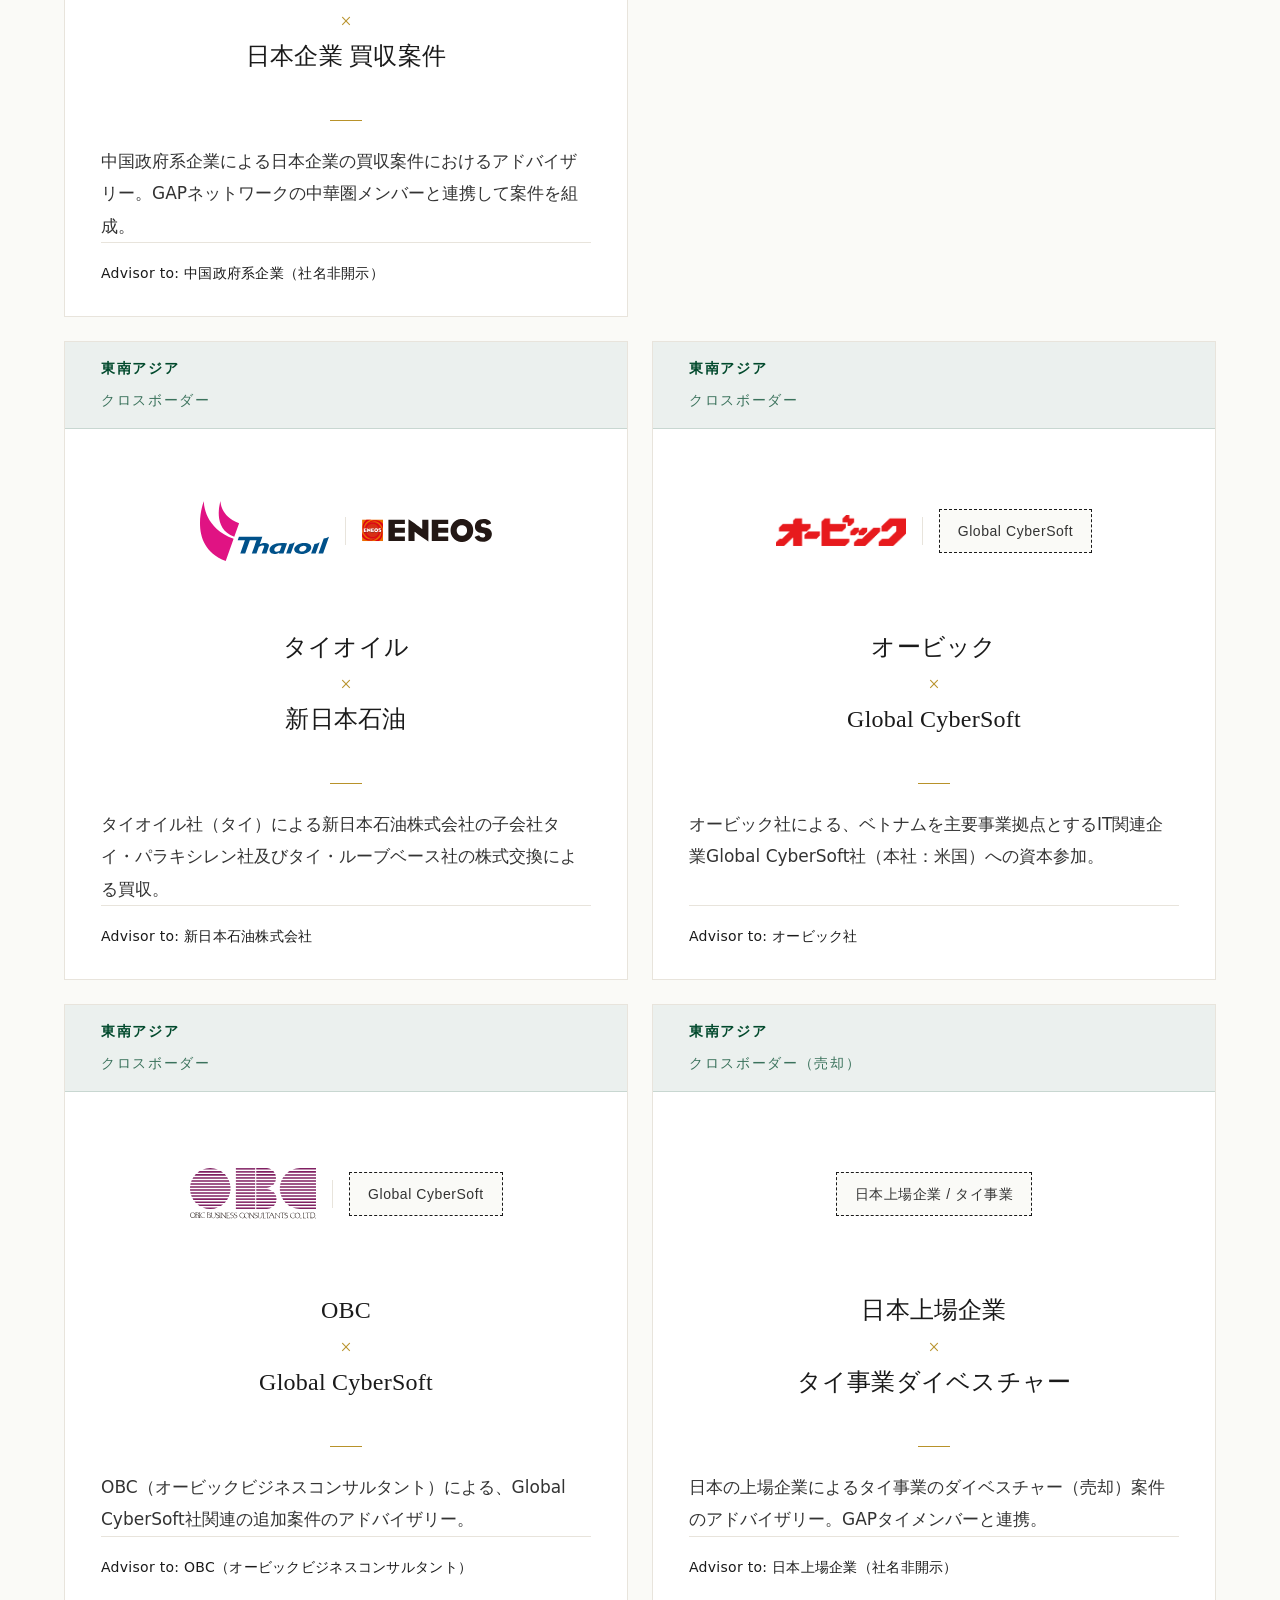
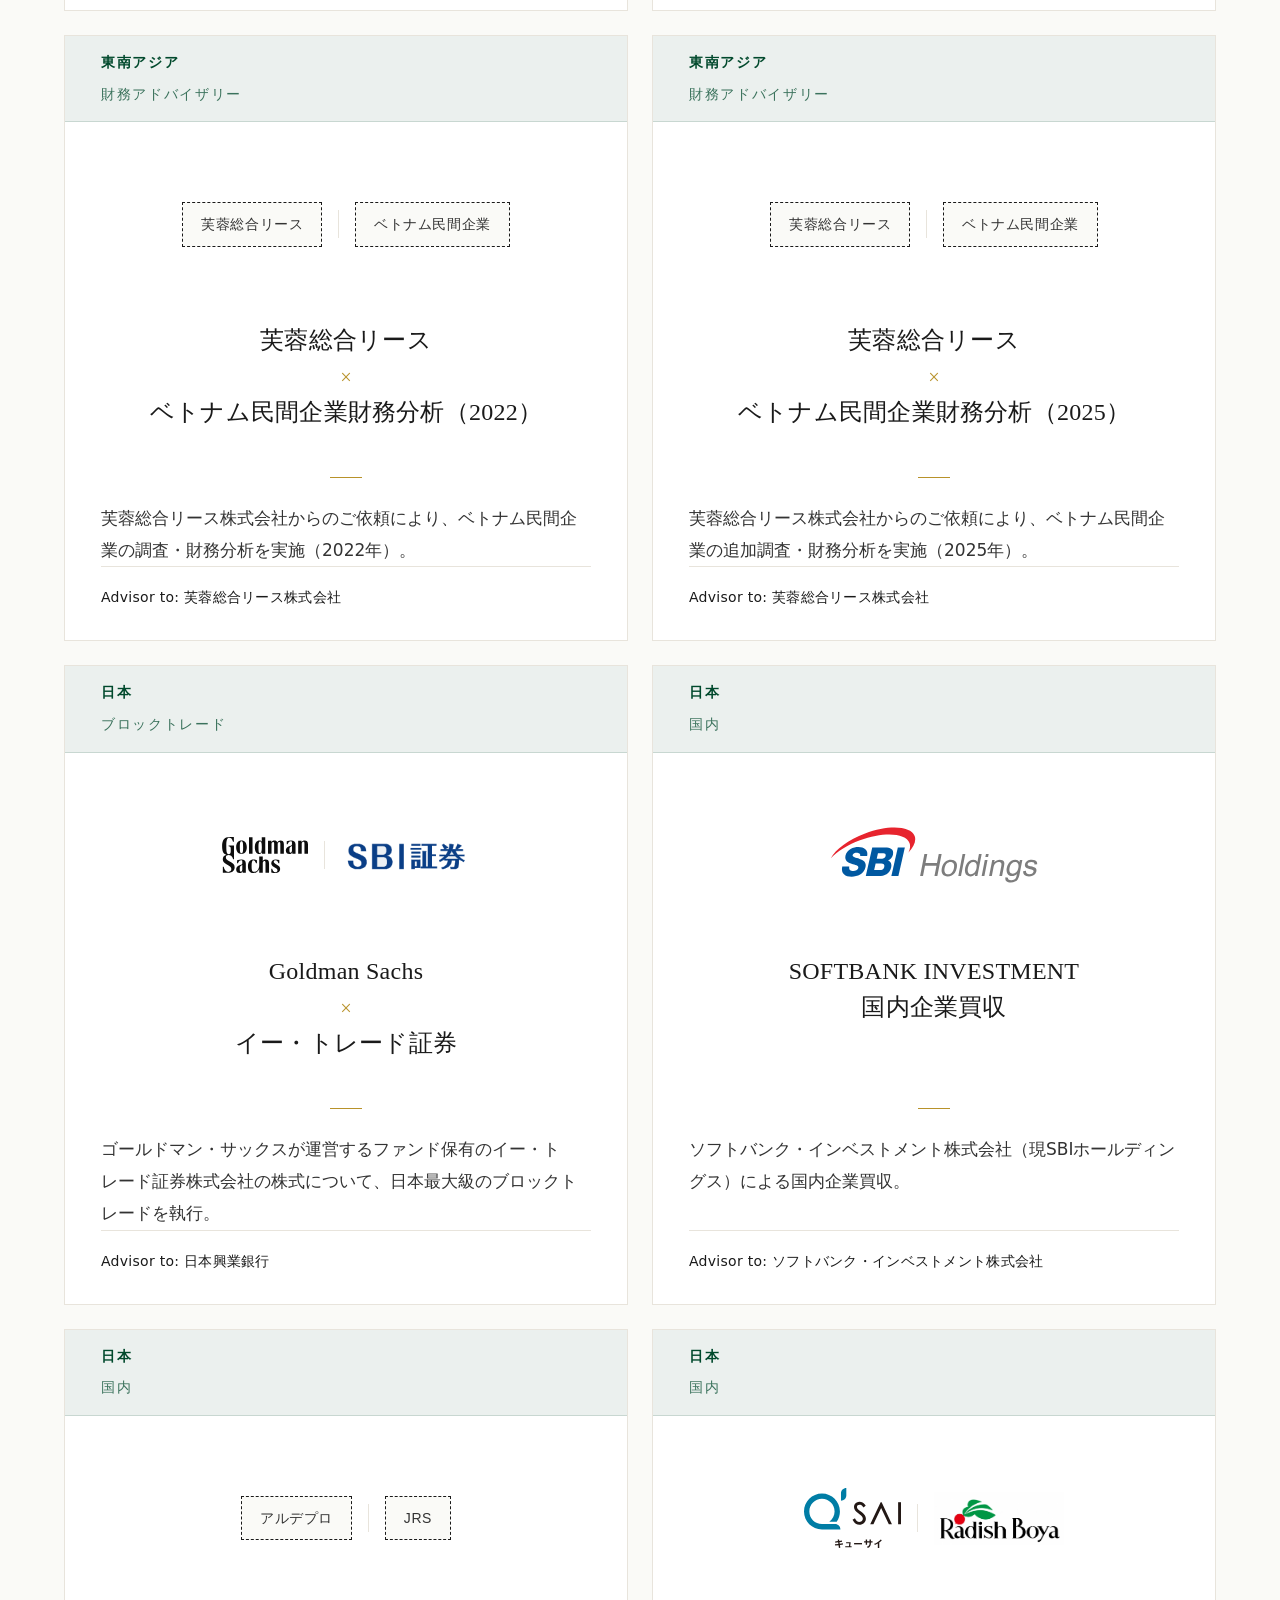
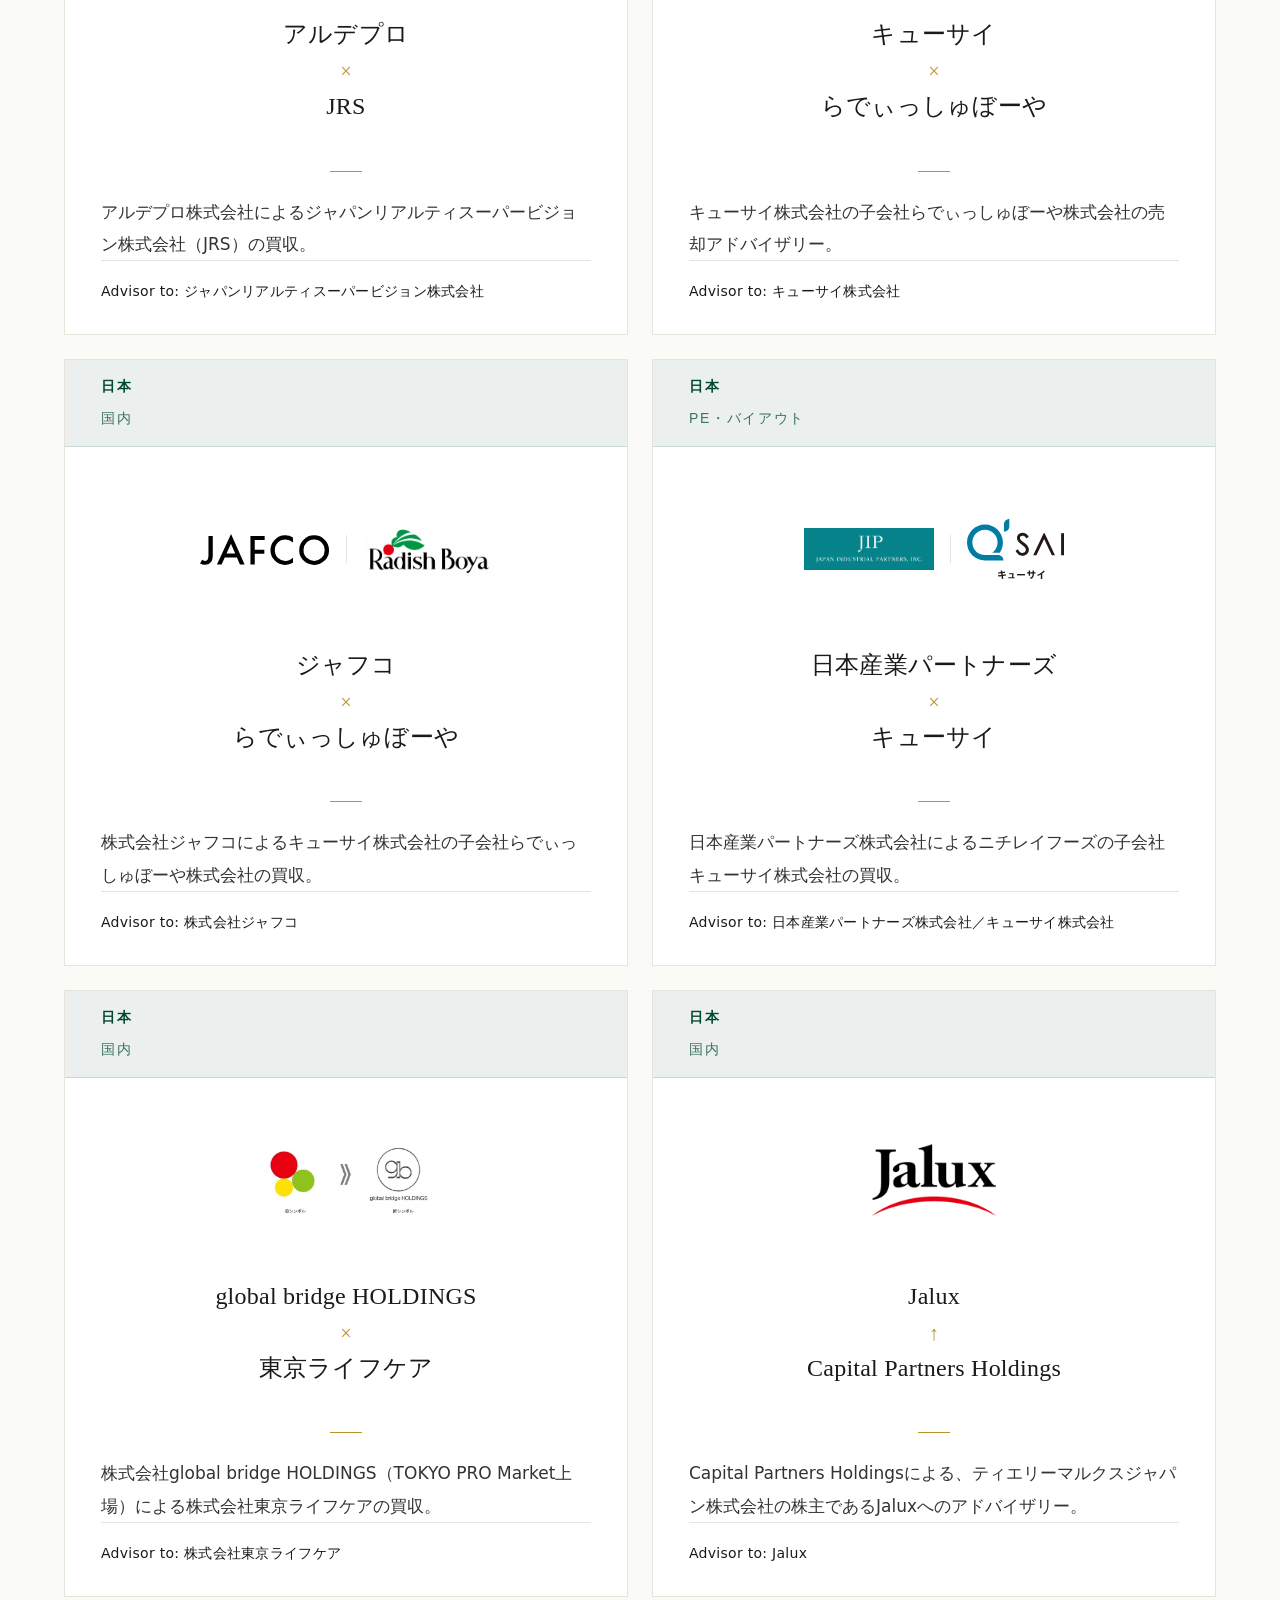
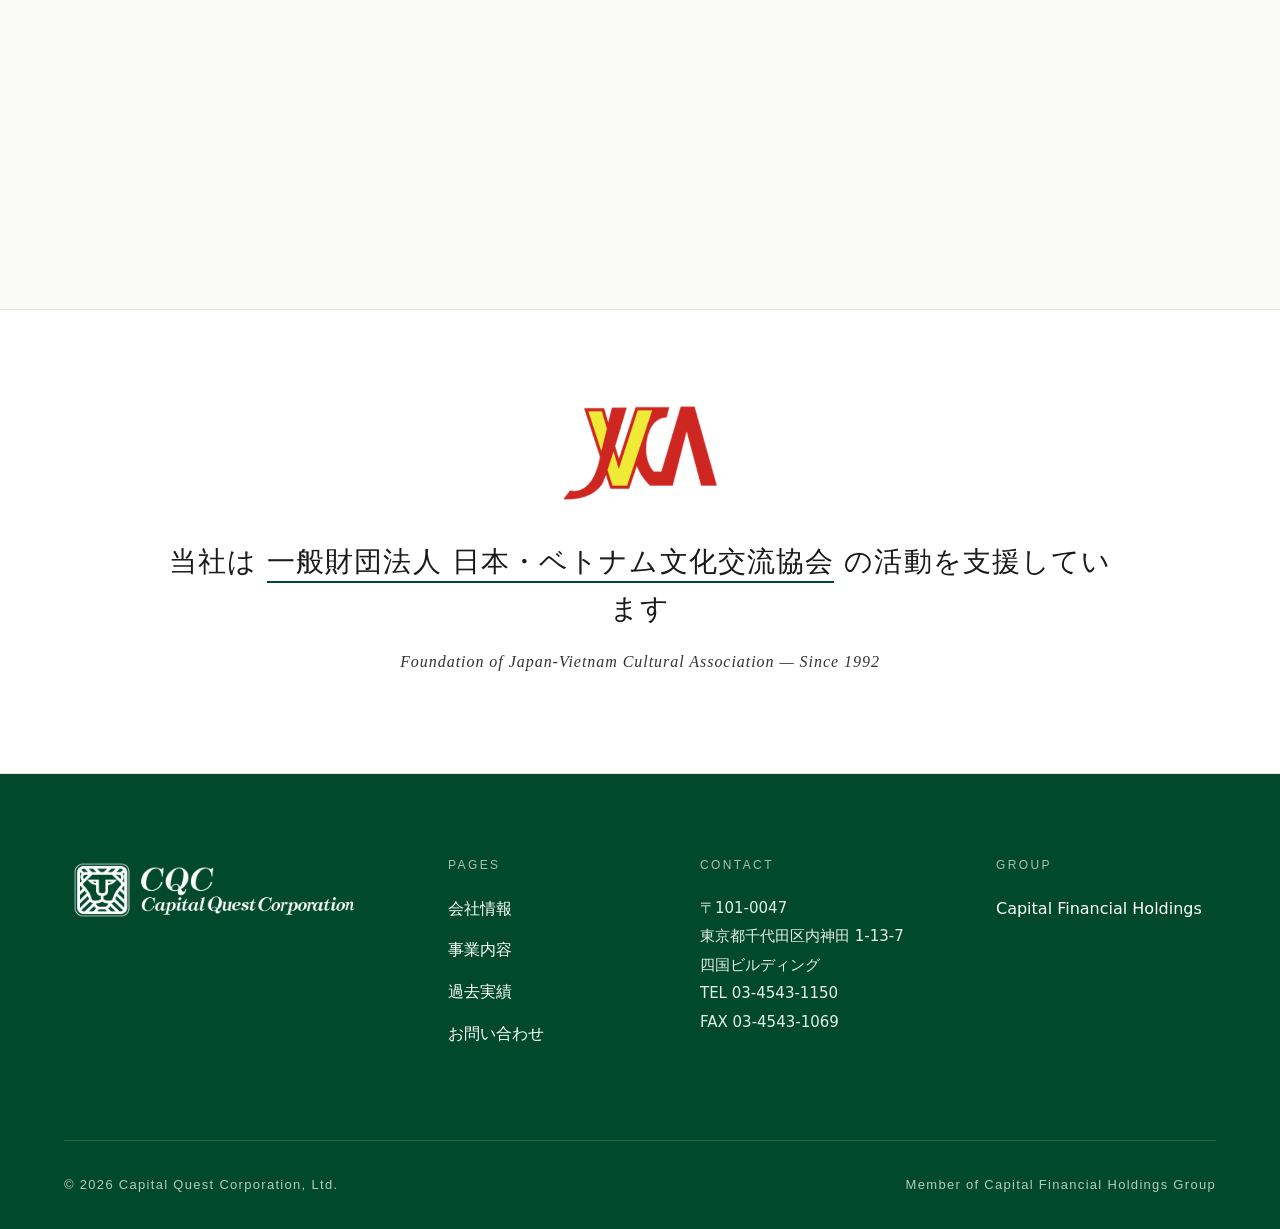
<file: track-record.html>
<!DOCTYPE html>
<html lang="ja">
<head>
<!-- Google tag (gtag.js) -->
<script async src="https://www.googletagmanager.com/gtag/js?id=G-7T0EGRR7GF"></script>
<script>
  window.dataLayer = window.dataLayer || [];
  function gtag(){dataLayer.push(arguments);}
  gtag('js', new Date());

  gtag('config', 'G-7T0EGRR7GF');
</script>
<meta charset="UTF-8">
<meta name="viewport" content="width=device-width, initial-scale=1">
<title>Track Record | キャピタル・クエスト株式会社</title>
<meta name="description" content="CFHグループおよびGAPネットワークが関与してきた案件。クロスボーダー・国内のM&A、不動産、ストラクチャード・ファイナンス案件。">
<link rel="canonical" href="https://www.capital-qc.co.jp/track-record.html">
<!-- Favicon Start -->
<link rel="icon" type="image/png" href="/assets/logo/favicon/favicon-96x96.png" sizes="96x96" />
<link rel="icon" type="image/svg+xml" href="/assets/logo/favicon/favicon.svg" />
<link rel="shortcut icon" href="/assets/logo/favicon/favicon.ico" />
<link rel="apple-touch-icon" sizes="180x180" href="/assets/logo/favicon/apple-touch-icon.png" />
<link rel="manifest" href="/assets/logo/site.webmanifest" />
<!-- Favicon End -->
<link rel="stylesheet" href="/assets/css/style.css?v=20260630b">
</head>
<body>
<header class="site-header">
  <div class="site-header__inner"> <a href="/" class="site-logo" aria-label="Capital Quest Corporation, Ltd. トップへ"> <img src="assets/logo/cqc/cqc-logo-transparent.png" alt="Capital Quest Corporation, Ltd."> </a>
    <button class="site-nav-toggle" type="button" aria-label="メニューを開く" aria-expanded="false" aria-controls="site-nav"> <span class="site-nav-toggle__bar" aria-hidden="true"></span> </button>
    <nav class="site-nav" id="site-nav" aria-label="グローバル"> <a href="/">ホーム</a> <a href="about.html">会社情報</a> <a href="services.html">事業内容</a> <a href="track-record.html" class="is-active">過去実績</a> <a href="mailto:info@capital-qc.co.jp?subject=Capital%20Quest%20Corporation%20%E5%85%AC%E5%BC%8FHP%E3%81%8B%E3%82%89%E3%81%AE%E3%81%8A%E5%95%8F%E3%81%84%E5%90%88%E3%82%8F%E3%81%9B">お問い合わせ</a> </nav>
    <div class="site-nav__lang" aria-label="言語切替"> <span class="is-active">JP</span> <span aria-hidden="true">/</span> <a href="/en/track-record.html">EN</a> <span aria-hidden="true">/</span> <a href="/cn/track-record.html">CN</a> </div>
  </div>
</header>
<main>
  <section class="page-hero">
    <div class="container"> <span class="eyebrow page-hero__eyebrow">Track Record</span>
      <h1>過去実績</h1>
    </div>
  </section>
  
  <!-- Stats Banner -->
  <section class="track-stats">
    <div class="container">
      <div class="track-stats__grid">
        <div class="track-stats__item">
          <div class="track-stats__num"><span class="num">20+</span></div>
          <div class="track-stats__label">加盟国数（GAP）</div>
        </div>
        <div class="track-stats__item">
          <div class="track-stats__num"><span class="num">20</span></div>
          <div class="track-stats__label">関与実績</div>
        </div>
        <div class="track-stats__item">
          <div class="track-stats__num"><span class="num">Cross-Border</span></div>
          <div class="track-stats__label">特化型ブティック</div>
        </div>
      </div>
    </div>
  </section>
  
  <!-- Region Tabs -->
  <section class="track-section">
    <div class="container">
      <div class="track-tabs" role="tablist" aria-label="地域フィルター">
        <button class="track-tab is-active" role="tab" aria-selected="true" data-target="track-all"> 全件<span class="track-tab__count">20</span> </button>
        <button class="track-tab" role="tab" aria-selected="false" data-target="track-na"> 北米<span class="track-tab__count">3</span> </button>
        <button class="track-tab" role="tab" aria-selected="false" data-target="track-gc"> 中華圏<span class="track-tab__count">3</span> </button>
        <button class="track-tab" role="tab" aria-selected="false" data-target="track-sea"> 東南アジア<span class="track-tab__count">6</span> </button>
        <button class="track-tab" role="tab" aria-selected="false" data-target="track-jp"> 日本<span class="track-tab__count">8</span> </button>
      </div>
      
      <!-- NORTH AMERICA (3 cases) -->
      <div class="track-panel" id="track-na" data-region="na" role="tabpanel">
        <div class="track-grid">
          <article class="tx-card">
            <div class="tx-card__head"> <span class="tx-card__region">北米</span> <span class="tx-card__type">クロスボーダー</span> </div>
            <div class="tx-card__logo tx-card__logo--dual"> <img src="assets/img/track-record/logos/sbi-holdings.svg" alt="SoftBank Investment（現SBIホールディングス）" class="tx-card__logo-img"> <span class="tx-card__logo-sep" aria-hidden="true"></span> <img src="assets/img/track-record/logos/funai.png" alt="FUNAI" class="tx-card__logo-img"> </div>
            <h3 class="tx-card__title">ソフトバンク・インベストメント<br>
              <span class="tx-card__title-sep">×</span><br>
              FUNAI</h3>
            <span class="tx-card__rule" aria-hidden="true"></span>
            <p class="tx-card__desc jp-justify">ソフトバンク・インベストメント株式会社（現SBIホールディングス）の子会社による米国FUNAI Corporationへの資本参加。</p>
            <div class="tx-card__foot">
              <div class="tx-card__advisor">Advisor to: ソフトバンク・インベストメント株式会社</div>
            </div>
          </article>
          <article class="tx-card">
            <div class="tx-card__head"> <span class="tx-card__region">北米</span> <span class="tx-card__type">クロスボーダー</span> </div>
            <div class="tx-card__logo tx-card__logo--dual"> <img src="assets/img/track-record/logos/starts.svg" alt="スターツアメニティー" class="tx-card__logo-img"> <span class="tx-card__logo-sep" aria-hidden="true"></span> <img src="assets/img/track-record/logos/bridgepoint.png" alt="BridgePoint International" class="tx-card__logo-img"> </div>
            <h3 class="tx-card__title">スターツアメニティー<br>
              <span class="tx-card__title-sep">×</span><br>
              BridgePoint International</h3>
            <span class="tx-card__rule" aria-hidden="true"></span>
            <p class="tx-card__desc jp-justify">スターツアメニティー株式会社によるBridgePoint International LLC（米国）の子会社ブリッジポイント・ジャパン株式会社の買収。</p>
            <div class="tx-card__foot">
              <div class="tx-card__advisor">Advisor to: スターツアメニティー株式会社</div>
            </div>
          </article>
          <article class="tx-card">
            <div class="tx-card__head"> <span class="tx-card__region">北米</span> <span class="tx-card__type">不動産</span> </div>
            <div class="tx-card__logo" aria-hidden="true"> <span class="tx-card__logo-mark">ニューヨーク商業不動産</span> </div>
            <h3 class="tx-card__title">ニューヨーク商業不動産取引</h3>
            <span class="tx-card__rule" aria-hidden="true"></span>
            <p class="tx-card__desc jp-justify">経営陣のNY現地パートナーとの長期的信頼関係に基づく、ニューヨーク商業不動産の取得・売却支援。</p>
            <div class="tx-card__foot">
              <div class="tx-card__advisor">Advisor to: 個別開示不可</div>
            </div>
          </article>
        </div>
      </div>
      
      <!-- GREATER CHINA (3 cases) -->
      <div class="track-panel" id="track-gc" data-region="gc" role="tabpanel">
        <div class="track-grid">
          <article class="tx-card">
            <div class="tx-card__head"> <span class="tx-card__region">中華圏</span> <span class="tx-card__type">クロスボーダー</span> </div>
            <div class="tx-card__logo" aria-hidden="true"> <span class="tx-card__logo-mark">京城重工 / 長野工業</span> </div>
            <h3 class="tx-card__title">北京京城重工<br>
              <span class="tx-card__title-sep">×</span><br>
              長野工業</h3>
            <span class="tx-card__rule" aria-hidden="true"></span>
            <p class="tx-card__desc jp-justify">北京京城重工機械有限責任公司による長野工業株式会社の買収。</p>
            <div class="tx-card__foot">
              <div class="tx-card__advisor">Advisor to: 長野工業株式会社</div>
            </div>
          </article>
          <article class="tx-card">
            <div class="tx-card__head"> <span class="tx-card__region">中華圏</span> <span class="tx-card__type">クロスボーダー</span> </div>
            <div class="tx-card__logo tx-card__logo--dual"> <img src="assets/img/track-record/logos/human-holdings.png" alt="ヒューマンホールディングス" class="tx-card__logo-img"> <span class="tx-card__logo-sep" aria-hidden="true"></span> <img src="assets/img/track-record/logos/daijob.svg" alt="ダイジョブ" class="tx-card__logo-img"> </div>
            <h3 class="tx-card__title">ヒューマンホールディングス<br>
              <span class="tx-card__title-sep">×</span><br>
              ダイジョブ</h3>
            <span class="tx-card__rule" aria-hidden="true"></span>
            <p class="tx-card__desc jp-justify">ヒューマンホールディングス株式会社による株式会社ダイジョブ（香港）の買収。</p>
            <div class="tx-card__foot">
              <div class="tx-card__advisor">Advisor to: ダイジョブの香港・国内株主</div>
            </div>
          </article>
          <article class="tx-card">
            <div class="tx-card__head"> <span class="tx-card__region">中華圏</span> <span class="tx-card__type">クロスボーダー</span> </div>
            <div class="tx-card__logo" aria-hidden="true"> <span class="tx-card__logo-mark">中国政府系 / 日本企業</span> </div>
            <h3 class="tx-card__title">中国政府系企業<br>
              <span class="tx-card__title-sep">×</span><br>
              日本企業 買収案件</h3>
            <span class="tx-card__rule" aria-hidden="true"></span>
            <p class="tx-card__desc jp-justify">中国政府系企業による日本企業の買収案件におけるアドバイザリー。GAPネットワークの中華圏メンバーと連携して案件を組成。</p>
            <div class="tx-card__foot">
              <div class="tx-card__advisor">Advisor to: 中国政府系企業（社名非開示）</div>
            </div>
          </article>
        </div>
      </div>
      
      <!-- SOUTHEAST ASIA (4 cases) -->
      <div class="track-panel" id="track-sea" data-region="sea" role="tabpanel">
        <div class="track-grid">
          <article class="tx-card">
            <div class="tx-card__head"> <span class="tx-card__region">東南アジア</span> <span class="tx-card__type">クロスボーダー</span> </div>
            <div class="tx-card__logo tx-card__logo--dual"> <img src="assets/img/track-record/logos/thai-oil.svg" alt="Thai Oil" class="tx-card__logo-img"> <span class="tx-card__logo-sep" aria-hidden="true"></span> <img src="assets/img/track-record/logos/eneos.svg" alt="新日本石油（現ENEOS）" class="tx-card__logo-img"> </div>
            <h3 class="tx-card__title">タイオイル<br>
              <span class="tx-card__title-sep">×</span><br>
              新日本石油</h3>
            <span class="tx-card__rule" aria-hidden="true"></span>
            <p class="tx-card__desc jp-justify">タイオイル社（タイ）による新日本石油株式会社の子会社タイ・パラキシレン社及びタイ・ルーブベース社の株式交換による買収。</p>
            <div class="tx-card__foot">
              <div class="tx-card__advisor">Advisor to: 新日本石油株式会社</div>
            </div>
          </article>
          <article class="tx-card">
            <div class="tx-card__head"> <span class="tx-card__region">東南アジア</span> <span class="tx-card__type">クロスボーダー</span> </div>
            <div class="tx-card__logo tx-card__logo--dual"> <img src="assets/img/track-record/logos/obic.png" alt="オービック" class="tx-card__logo-img"> <span class="tx-card__logo-sep" aria-hidden="true"></span> <span class="tx-card__logo-mark">Global CyberSoft</span> </div>
            <h3 class="tx-card__title">オービック<br>
              <span class="tx-card__title-sep">×</span><br>
              Global CyberSoft</h3>
            <span class="tx-card__rule" aria-hidden="true"></span>
            <p class="tx-card__desc jp-justify">オービック社による、ベトナムを主要事業拠点とするIT関連企業Global CyberSoft社（本社：米国）への資本参加。</p>
            <div class="tx-card__foot">
              <div class="tx-card__advisor">Advisor to: オービック社</div>
            </div>
          </article>
          <article class="tx-card">
            <div class="tx-card__head"> <span class="tx-card__region">東南アジア</span> <span class="tx-card__type">クロスボーダー</span> </div>
            <div class="tx-card__logo tx-card__logo--dual"> <img src="assets/img/track-record/logos/obc.svg" alt="OBC（オービックビジネスコンサルタント）" class="tx-card__logo-img"> <span class="tx-card__logo-sep" aria-hidden="true"></span> <span class="tx-card__logo-mark">Global CyberSoft</span> </div>
            <h3 class="tx-card__title">OBC<br>
              <span class="tx-card__title-sep">×</span><br>
              Global CyberSoft</h3>
            <span class="tx-card__rule" aria-hidden="true"></span>
            <p class="tx-card__desc jp-justify">OBC（オービックビジネスコンサルタント）による、Global CyberSoft社関連の追加案件のアドバイザリー。</p>
            <div class="tx-card__foot">
              <div class="tx-card__advisor">Advisor to: OBC（オービックビジネスコンサルタント）</div>
            </div>
          </article>
          <article class="tx-card">
            <div class="tx-card__head"> <span class="tx-card__region">東南アジア</span> <span class="tx-card__type">クロスボーダー（売却）</span> </div>
            <div class="tx-card__logo" aria-hidden="true"> <span class="tx-card__logo-mark">日本上場企業 / タイ事業</span> </div>
            <h3 class="tx-card__title">日本上場企業<br>
              <span class="tx-card__title-sep">×</span><br>
              タイ事業ダイベスチャー</h3>
            <span class="tx-card__rule" aria-hidden="true"></span>
            <p class="tx-card__desc jp-justify">日本の上場企業によるタイ事業のダイベスチャー（売却）案件のアドバイザリー。GAPタイメンバーと連携。</p>
            <div class="tx-card__foot">
              <div class="tx-card__advisor">Advisor to: 日本上場企業（社名非開示）</div>
            </div>
          </article>
          <article class="tx-card">
            <div class="tx-card__head"> <span class="tx-card__region">東南アジア</span> <span class="tx-card__type">財務アドバイザリー</span> </div>
            <div class="tx-card__logo tx-card__logo--dual"> <span class="tx-card__logo-mark">芙蓉総合リース</span> <span class="tx-card__logo-sep" aria-hidden="true"></span> <span class="tx-card__logo-mark">ベトナム民間企業</span> </div>
            <h3 class="tx-card__title">芙蓉総合リース<br>
              <span class="tx-card__title-sep">×</span><br>
              ベトナム民間企業財務分析（2022）</h3>
            <span class="tx-card__rule" aria-hidden="true"></span>
            <p class="tx-card__desc jp-justify">芙蓉総合リース株式会社からのご依頼により、ベトナム民間企業の調査・財務分析を実施（2022年）。</p>
            <div class="tx-card__foot">
              <div class="tx-card__advisor">Advisor to: 芙蓉総合リース株式会社</div>
            </div>
          </article>
          <article class="tx-card">
            <div class="tx-card__head"> <span class="tx-card__region">東南アジア</span> <span class="tx-card__type">財務アドバイザリー</span> </div>
            <div class="tx-card__logo tx-card__logo--dual"> <span class="tx-card__logo-mark">芙蓉総合リース</span> <span class="tx-card__logo-sep" aria-hidden="true"></span> <span class="tx-card__logo-mark">ベトナム民間企業</span> </div>
            <h3 class="tx-card__title">芙蓉総合リース<br>
              <span class="tx-card__title-sep">×</span><br>
              ベトナム民間企業財務分析（2025）</h3>
            <span class="tx-card__rule" aria-hidden="true"></span>
            <p class="tx-card__desc jp-justify">芙蓉総合リース株式会社からのご依頼により、ベトナム民間企業の追加調査・財務分析を実施（2025年）。</p>
            <div class="tx-card__foot">
              <div class="tx-card__advisor">Advisor to: 芙蓉総合リース株式会社</div>
            </div>
          </article>
        </div>
      </div>
      
      <!-- JAPAN (8 cases) -->
      <div class="track-panel" id="track-jp" data-region="jp" role="tabpanel">
        <div class="track-grid">
          <article class="tx-card">
            <div class="tx-card__head"> <span class="tx-card__region">日本</span> <span class="tx-card__type">ブロックトレード</span> </div>
            <div class="tx-card__logo tx-card__logo--dual"> <img src="assets/img/track-record/logos/goldman-sachs.svg" alt="Goldman Sachs" class="tx-card__logo-img"> <span class="tx-card__logo-sep" aria-hidden="true"></span> <img src="assets/img/track-record/logos/sbi-securities.png" alt="イー・トレード証券" class="tx-card__logo-img"> </div>
            <h3 class="tx-card__title">Goldman Sachs<br>
              <span class="tx-card__title-sep">×</span><br>
              イー・トレード証券</h3>
            <span class="tx-card__rule" aria-hidden="true"></span>
            <p class="tx-card__desc jp-justify">ゴールドマン・サックスが運営するファンド保有のイー・トレード証券株式会社の株式について、日本最大級のブロックトレードを執行。</p>
            <div class="tx-card__foot">
              <div class="tx-card__advisor">Advisor to: 日本興業銀行</div>
            </div>
          </article>
          <article class="tx-card">
            <div class="tx-card__head"> <span class="tx-card__region">日本</span> <span class="tx-card__type">国内</span> </div>
            <div class="tx-card__logo"> <img src="assets/img/track-record/logos/sbi-holdings.svg" alt="SoftBank Investment（現SBIホールディングス）" class="tx-card__logo-img"> </div>
            <h3 class="tx-card__title">SOFTBANK INVESTMENT<br>
              国内企業買収</h3>
            <span class="tx-card__rule" aria-hidden="true"></span>
            <p class="tx-card__desc jp-justify">ソフトバンク・インベストメント株式会社（現SBIホールディングス）による国内企業買収。</p>
            <div class="tx-card__foot">
              <div class="tx-card__advisor">Advisor to: ソフトバンク・インベストメント株式会社</div>
            </div>
          </article>
          <article class="tx-card">
            <div class="tx-card__head"> <span class="tx-card__region">日本</span> <span class="tx-card__type">国内</span> </div>
            <div class="tx-card__logo tx-card__logo--dual"> <span class="tx-card__logo-mark">アルデプロ</span> <span class="tx-card__logo-sep" aria-hidden="true"></span> <span class="tx-card__logo-mark">JRS</span> </div>
            <h3 class="tx-card__title">アルデプロ<br>
              <span class="tx-card__title-sep">×</span><br>
              JRS</h3>
            <span class="tx-card__rule" aria-hidden="true"></span>
            <p class="tx-card__desc jp-justify">アルデプロ株式会社によるジャパンリアルティスーパービジョン株式会社（JRS）の買収。</p>
            <div class="tx-card__foot">
              <div class="tx-card__advisor">Advisor to: ジャパンリアルティスーパービジョン株式会社</div>
            </div>
          </article>
          <article class="tx-card">
            <div class="tx-card__head"> <span class="tx-card__region">日本</span> <span class="tx-card__type">国内</span> </div>
            <div class="tx-card__logo tx-card__logo--dual"> <img src="assets/img/track-record/logos/kyusai.svg" alt="キューサイ" class="tx-card__logo-img"> <span class="tx-card__logo-sep" aria-hidden="true"></span> <img src="assets/img/track-record/logos/radish-boya.jpg" alt="らでぃっしゅぼーや" class="tx-card__logo-img"> </div>
            <h3 class="tx-card__title">キューサイ<br>
              <span class="tx-card__title-sep">×</span><br>
              らでぃっしゅぼーや</h3>
            <span class="tx-card__rule" aria-hidden="true"></span>
            <p class="tx-card__desc jp-justify">キューサイ株式会社の子会社らでぃっしゅぼーや株式会社の売却アドバイザリー。</p>
            <div class="tx-card__foot">
              <div class="tx-card__advisor">Advisor to: キューサイ株式会社</div>
            </div>
          </article>
          <article class="tx-card">
            <div class="tx-card__head"> <span class="tx-card__region">日本</span> <span class="tx-card__type">国内</span> </div>
            <div class="tx-card__logo tx-card__logo--dual"> <img src="assets/img/track-record/logos/jafco.svg" alt="ジャフコ" class="tx-card__logo-img"> <span class="tx-card__logo-sep" aria-hidden="true"></span> <img src="assets/img/track-record/logos/radish-boya.jpg" alt="らでぃっしゅぼーや" class="tx-card__logo-img"> </div>
            <h3 class="tx-card__title">ジャフコ<br>
              <span class="tx-card__title-sep">×</span><br>
              らでぃっしゅぼーや</h3>
            <span class="tx-card__rule" aria-hidden="true"></span>
            <p class="tx-card__desc jp-justify">株式会社ジャフコによるキューサイ株式会社の子会社らでぃっしゅぼーや株式会社の買収。</p>
            <div class="tx-card__foot">
              <div class="tx-card__advisor">Advisor to: 株式会社ジャフコ</div>
            </div>
          </article>
          <article class="tx-card">
            <div class="tx-card__head"> <span class="tx-card__region">日本</span> <span class="tx-card__type">PE・バイアウト</span> </div>
            <div class="tx-card__logo tx-card__logo--dual"> <img src="assets/img/track-record/logos/japan-industrial-partners.png" alt="日本産業パートナーズ" class="tx-card__logo-img"> <span class="tx-card__logo-sep" aria-hidden="true"></span> <img src="assets/img/track-record/logos/kyusai.svg" alt="キューサイ" class="tx-card__logo-img"> </div>
            <h3 class="tx-card__title">日本産業パートナーズ<br>
              <span class="tx-card__title-sep">×</span><br>
              キューサイ</h3>
            <span class="tx-card__rule" aria-hidden="true"></span>
            <p class="tx-card__desc jp-justify">日本産業パートナーズ株式会社によるニチレイフーズの子会社キューサイ株式会社の買収。</p>
            <div class="tx-card__foot">
              <div class="tx-card__advisor">Advisor to: 日本産業パートナーズ株式会社／キューサイ株式会社</div>
            </div>
          </article>
          <article class="tx-card">
            <div class="tx-card__head"> <span class="tx-card__region">日本</span> <span class="tx-card__type">国内</span> </div>
            <div class="tx-card__logo"> <img src="assets/img/track-record/logos/global-bridge.jpg" alt="global bridge HOLDINGS" class="tx-card__logo-img"> </div>
            <h3 class="tx-card__title">global bridge HOLDINGS<br>
              <span class="tx-card__title-sep">×</span><br>
              東京ライフケア</h3>
            <span class="tx-card__rule" aria-hidden="true"></span>
            <p class="tx-card__desc jp-justify">株式会社global bridge HOLDINGS（TOKYO PRO Market上場）による株式会社東京ライフケアの買収。</p>
            <div class="tx-card__foot">
              <div class="tx-card__advisor">Advisor to: 株式会社東京ライフケア</div>
            </div>
          </article>
          <article class="tx-card">
            <div class="tx-card__head"> <span class="tx-card__region">日本</span> <span class="tx-card__type">国内</span> </div>
            <div class="tx-card__logo"> <img src="assets/img/track-record/logos/jalux.png" alt="Jalux" class="tx-card__logo-img"> </div>
            <h3 class="tx-card__title">Jalux<br>
              <span class="tx-card__title-sep">↑</span><br>
              Capital Partners Holdings</h3>
            <span class="tx-card__rule" aria-hidden="true"></span>
            <p class="tx-card__desc jp-justify">Capital Partners Holdingsによる、ティエリーマルクスジャパン株式会社の株主であるJaluxへのアドバイザリー。</p>
            <div class="tx-card__foot">
              <div class="tx-card__advisor">Advisor to: Jalux</div>
            </div>
          </article>
        </div>
      </div>
      <p class="track-record__note">※過去実績にはグループ他社を含みます</p>
    </div>
  </section>
</main>

<!-- ===========================================================
     INLINE JS (タブ切替 — Track Record / All対応)
     =========================================================== --> 
<script>
(function () {
  var tabs = document.querySelectorAll('.track-tab');
  var panels = document.querySelectorAll('.track-panel');

  function showAll() {
    panels.forEach(function (p) { p.classList.add('is-active'); });
  }
  function showOne(id) {
    panels.forEach(function (p) { p.classList.remove('is-active'); });
    var target = document.getElementById(id);
    if (target) target.classList.add('is-active');
  }

  tabs.forEach(function (tab) {
    tab.addEventListener('click', function (e) {
      e.preventDefault();
      var targetId = tab.dataset.target;
      if (!targetId) return;
      tabs.forEach(function (t) {
        t.classList.remove('is-active');
        t.setAttribute('aria-selected', 'false');
      });
      tab.classList.add('is-active');
      tab.setAttribute('aria-selected', 'true');
      if (targetId === 'track-all') {
        showAll();
      } else {
        showOne(targetId);
      }
    });
  });

  // 初期：All タブ active
  showAll();
})();
</script> 

<!-- JVCA Support Section -->
<section class="site-support" aria-label="JVCA支援">
  <div class="container">
    <div class="site-support__inner">
      <div class="site-support__logo"> <img src="assets/img/group/jvca.png" alt="JVCA — 日本・ベトナム文化交流協会"> </div>
      <div class="site-support__text">
        <p class="site-support__line">当社は <a href="https://www.jvca.or.jp/" target="_blank" rel="noopener noreferrer">一般財団法人 日本・ベトナム文化交流協会</a> の活動を支援しています</p>
        <p class="site-support__since">Foundation of Japan-Vietnam Cultural Association — Since 1992</p>
      </div>
    </div>
  </div>
</section>
<footer class="site-footer">
  <div class="container">
    <div class="site-footer__grid">
      <div class="site-footer__brand"> <img src="assets/logo/cqc/cqc-logo-white.png" alt="Capital Quest Corporation, Ltd."> </div>
      <div class="site-footer__col">
        <h4>Pages</h4>
        <ul>
          <li><a href="about.html">会社情報</a></li>
          <li><a href="services.html">事業内容</a></li>
          <li><a href="track-record.html">過去実績</a></li>
          
          <li><a href="mailto:info@capital-qc.co.jp?subject=Capital%20Quest%20Corporation%20%E5%85%AC%E5%BC%8FHP%E3%81%8B%E3%82%89%E3%81%AE%E3%81%8A%E5%95%8F%E3%81%84%E5%90%88%E3%82%8F%E3%81%9B">お問い合わせ</a></li>
        </ul>
      </div>
      <div class="site-footer__col">
        <h4>Contact</h4>
        <address>
        〒101-0047<br>
        東京都千代田区内神田 1-13-7<br>
        四国ビルディング<br>
        TEL 03-4543-1150<br>
        FAX 03-4543-1069
        </address>
      </div>
      <div class="site-footer__col">
        <h4>Group</h4>
        <ul>
          <li>Capital Financial Holdings</li>
        </ul>
      </div>
    </div>
    <div class="site-footer__bottom"> <span>&copy; 2026 Capital Quest Corporation, Ltd.</span> <span>Member of Capital Financial Holdings Group</span> </div>
  </div>
</footer>
<script src="assets/js/site.js?v=20260513a" defer></script>
</body>
</html>
</file>
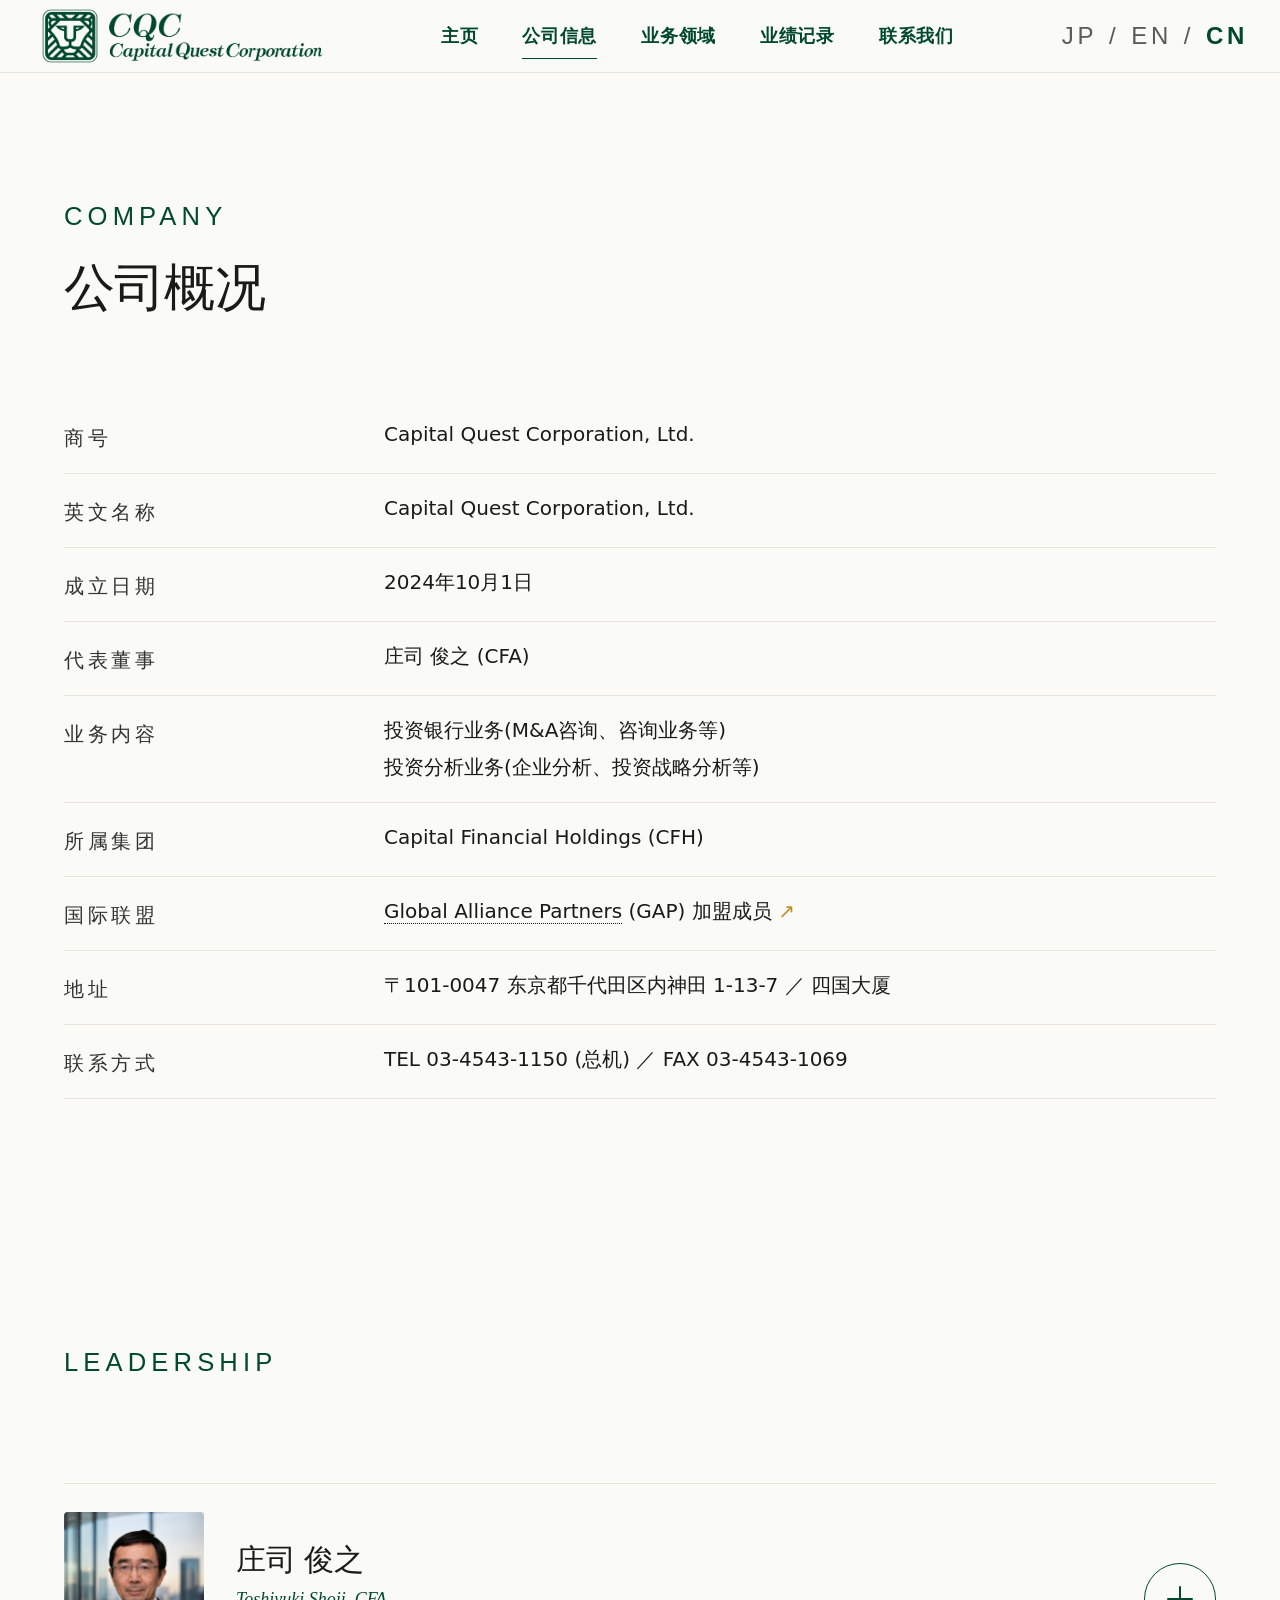
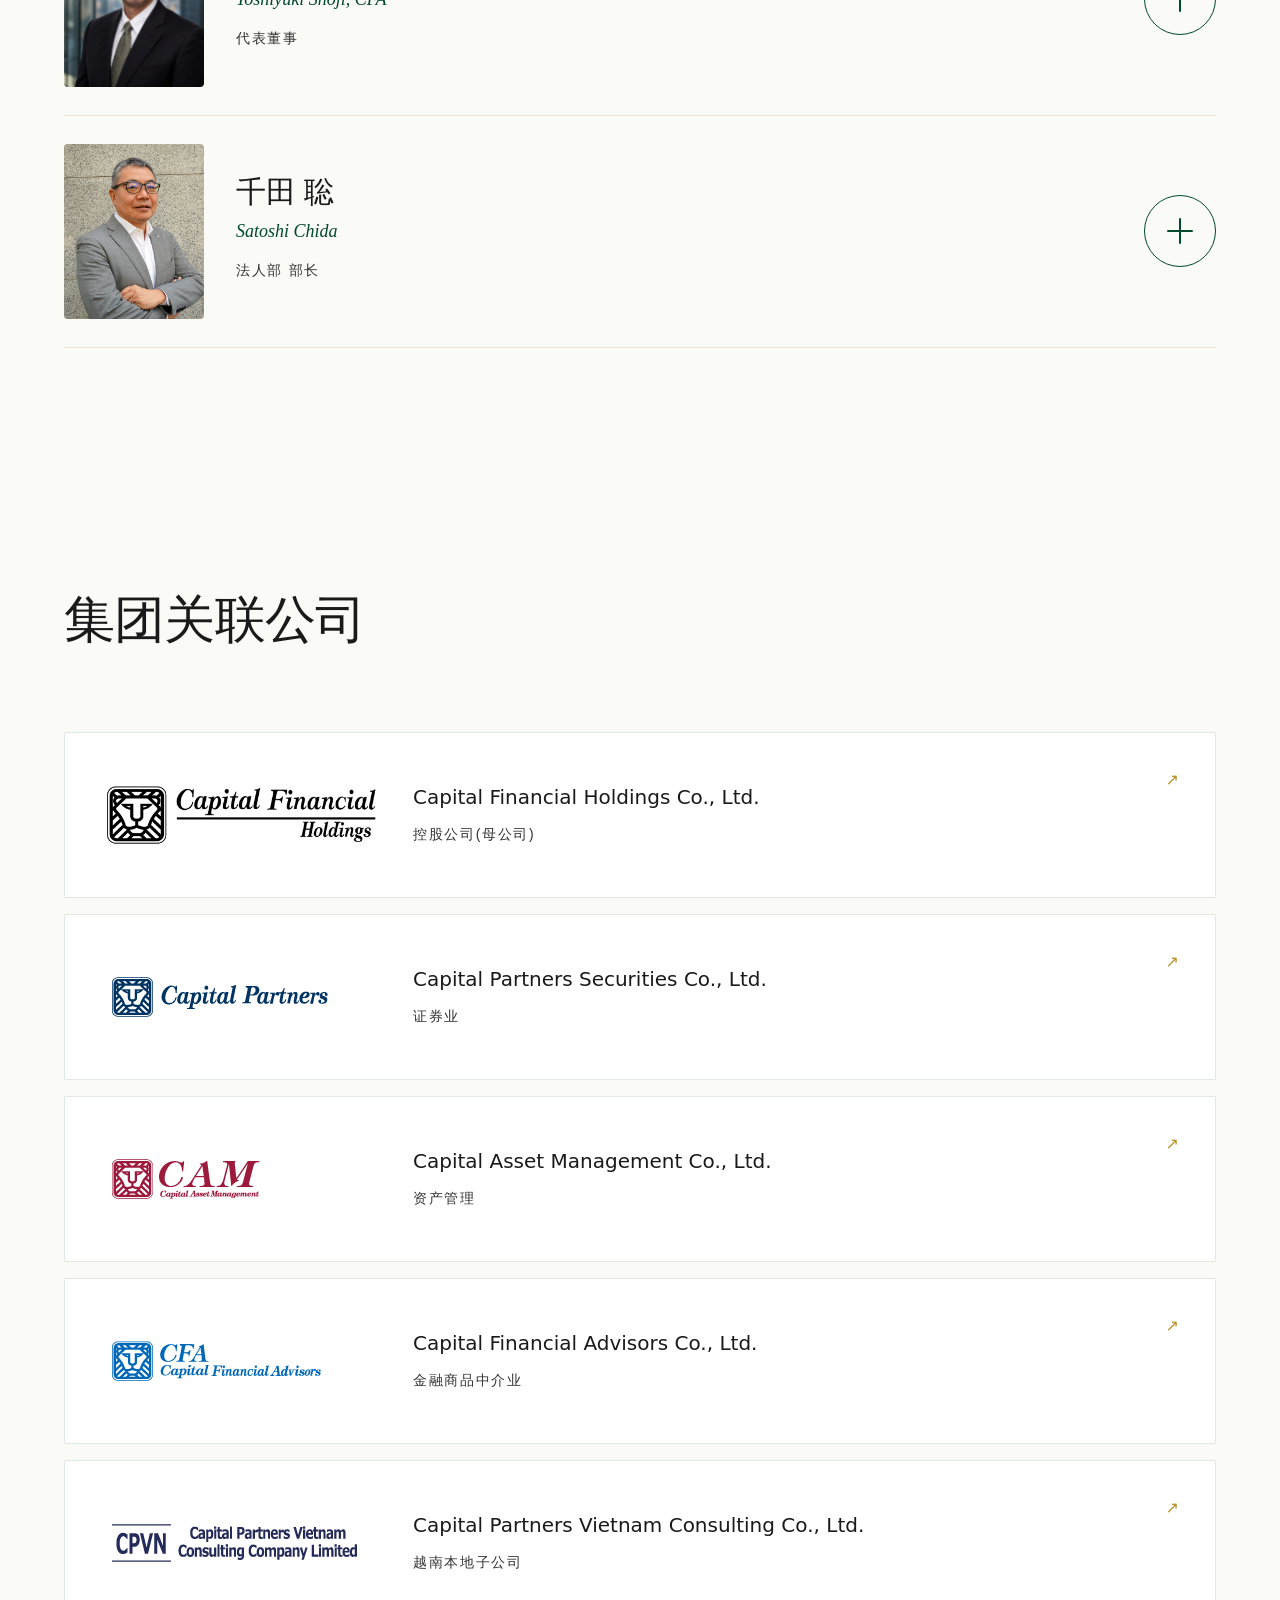
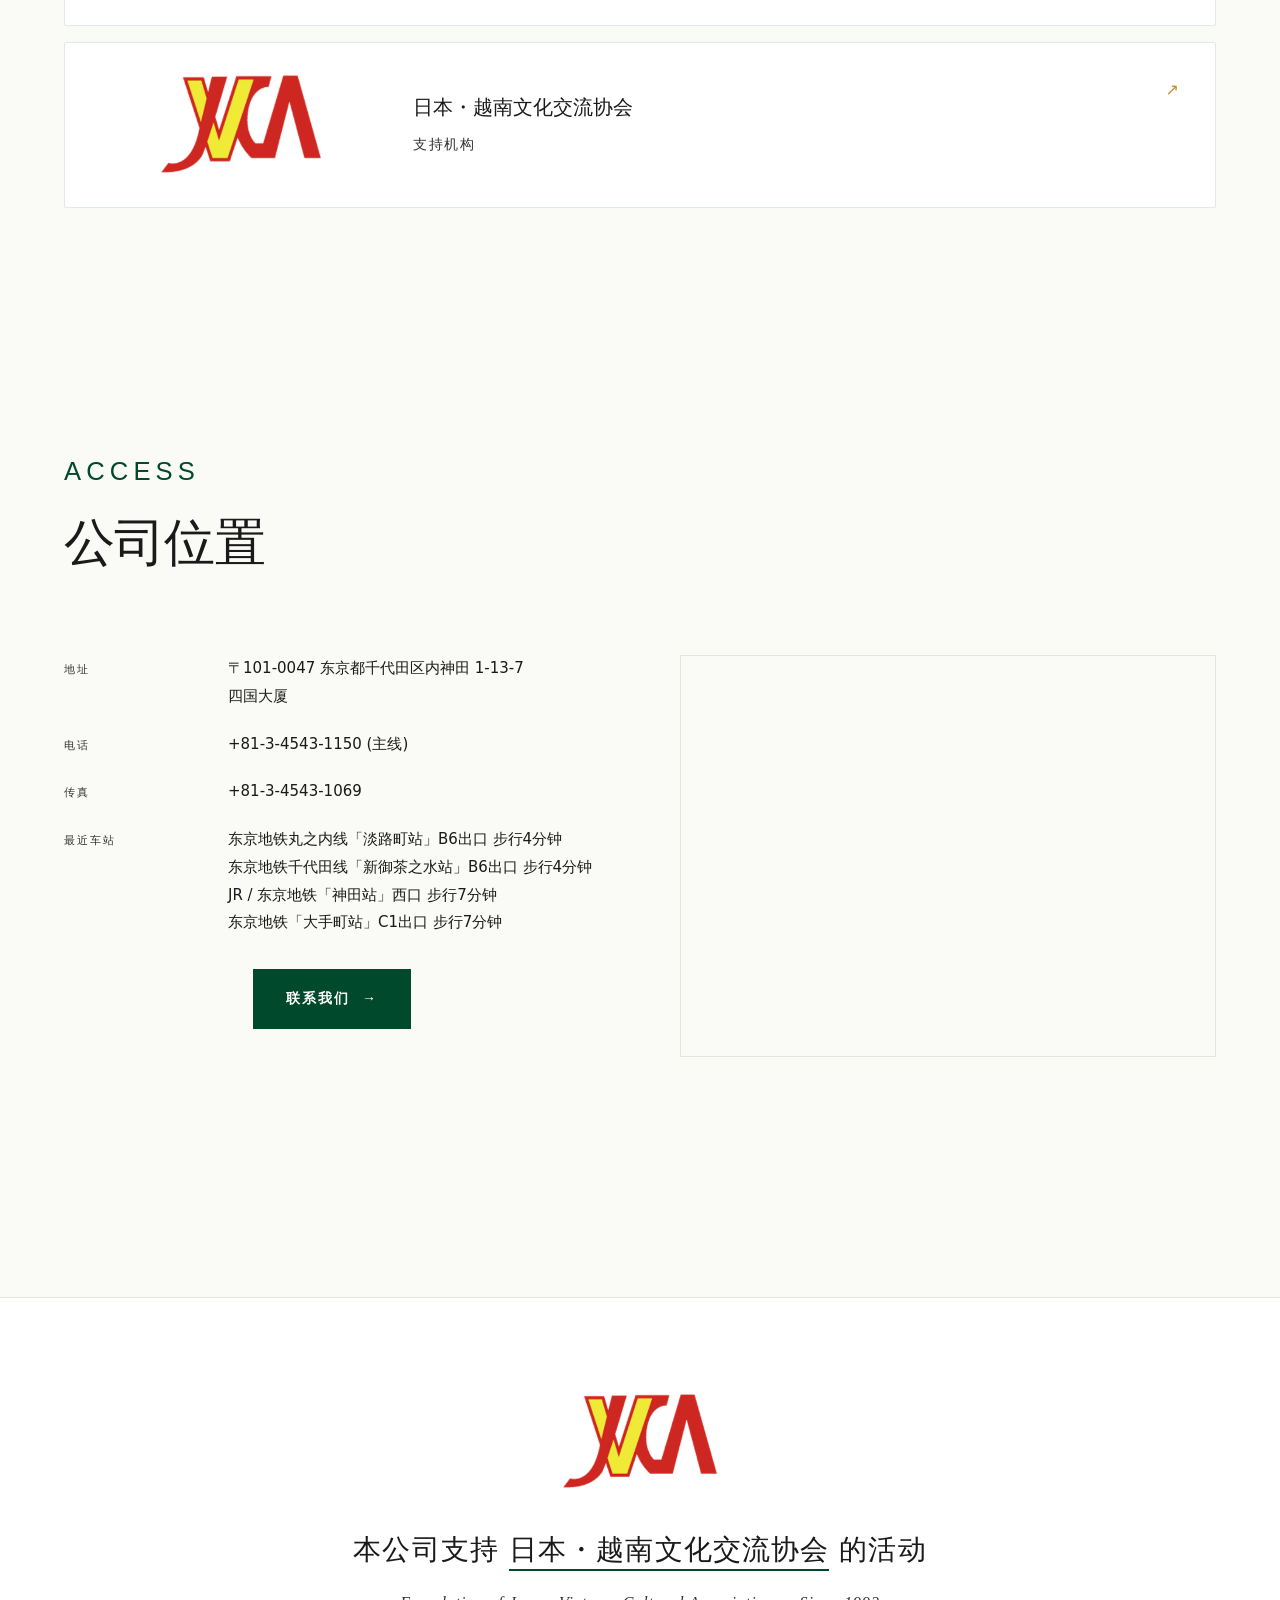
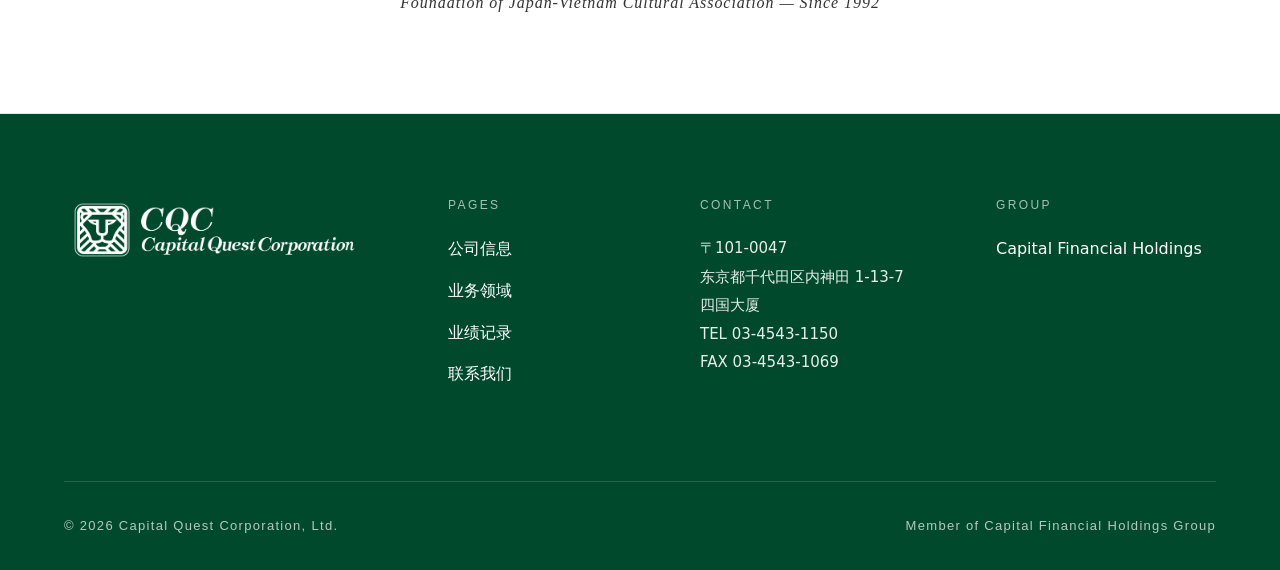
<file: cn/about.html>
<!DOCTYPE html>
<html lang="zh-CN">
<head>
<!-- Google tag (gtag.js) -->
<script async src="https://www.googletagmanager.com/gtag/js?id=G-7T0EGRR7GF"></script>
<script>
  window.dataLayer = window.dataLayer || [];
  function gtag(){dataLayer.push(arguments);}
  gtag('js', new Date());

  gtag('config', 'G-7T0EGRR7GF');
</script>
<meta charset="UTF-8">
<meta name="viewport" content="width=device-width, initial-scale=1">
<title>公司信息 | Capital Quest Corporation, Ltd.</title>
<meta name="description" content="Capital Quest Corporation, Ltd. 公司概况、在Capital Financial Holdings (CFH)集团内的定位、公司沿革。">
<link rel="canonical" href="https://www.capital-qc.co.jp/cn/about.html">
<!-- Favicon Start -->
<link rel="icon" type="image/png" href="/assets/logo/favicon/favicon-96x96.png" sizes="96x96" />
<link rel="icon" type="image/svg+xml" href="/assets/logo/favicon/favicon.svg" />
<link rel="shortcut icon" href="/assets/logo/favicon/favicon.ico" />
<link rel="apple-touch-icon" sizes="180x180" href="/assets/logo/favicon/apple-touch-icon.png" />
<link rel="manifest" href="/assets/logo/site.webmanifest" />
<!-- Favicon End -->
<link rel="stylesheet" href="/assets/css/style.css?v=20260630b">
</head>
<body>
<header class="site-header">
  <div class="site-header__inner"> <a href="/cn/" class="site-logo" aria-label="Capital Quest Corporation, Ltd. - 主页"> <img src="../assets/logo/cqc/cqc-logo-transparent.png" alt="Capital Quest Corporation, Ltd."> </a>
    <button class="site-nav-toggle" type="button" aria-label="打开菜单" aria-expanded="false" aria-controls="site-nav"> <span class="site-nav-toggle__bar" aria-hidden="true"></span> </button>
    <nav class="site-nav" id="site-nav" aria-label="全球"> <a href="/cn/">主页</a> <a href="about.html" class="is-active">公司信息</a> <a href="services.html">业务领域</a> <a href="track-record.html">业绩记录</a> <a href="mailto:info@capital-qc.co.jp?subject=Capital%20Quest%20Corporation%20%E7%BD%91%E7%AB%99%E5%92%A8%E8%AF%A2">联系我们</a> </nav>
    <div class="site-nav__lang" aria-label="语言切换"> <a href="/about.html">JP</a> <span aria-hidden="true">/</span> <a href="/en/about.html">EN</a> <span aria-hidden="true">/</span> <span class="is-active">CN</span> </div>
  </div>
</header>
<main> 
  
  
  <!-- Company Overview Table -->
  <section class="section">
    <div class="container">
      <div class="section-header"> <span class="eyebrow">Company</span>
        <h2 class="h2">公司概况</h2>
      </div>
      <table class="about-table">
        <tbody>
          <tr>
            <th>商号</th>
            <td>Capital Quest Corporation, Ltd.</td>
          </tr>
          <tr>
            <th>英文名称</th>
            <td>Capital Quest Corporation, Ltd.</td>
          </tr>
          <tr>
            <th>成立日期</th>
            <td>2024年10月1日</td>
          </tr>
          <tr>
            <th>代表董事</th>
            <td>庄司 俊之 (CFA)</td>
          </tr>
          <tr>
            <th>业务内容</th>
            <td>投资银行业务(M&amp;A咨询、咨询业务等)<br>
              投资分析业务(企业分析、投资战略分析等)</td>
          </tr>
          <tr>
            <th>所属集团</th>
            <td>Capital Financial Holdings (CFH)</td>
          </tr>
          <tr>
            <th>国际联盟</th>
            <td><a href="https://globalalliancepartners.com/gap-members/" target="_blank" rel="noopener noreferrer" class="gap-link">Global Alliance Partners</a> (GAP) 加盟成员 <span class="arrow" aria-hidden="true" style="color: var(--c-gold);">↗</span></td>
          </tr>
          <tr>
            <th>地址</th>
            <td>〒101-0047 东京都千代田区内神田 1-13-7 ／ 四国大厦</td>
          </tr>
          <tr>
            <th>联系方式</th>
            <td>TEL 03-4543-1150 (总机) ／ FAX 03-4543-1069</td>
          </tr>
        </tbody>
      </table>
    </div>
  </section>
  
  
  
    <!-- Leadership -->
  <section class="section">
    <div class="container">
      <div class="section-header"> <span class="eyebrow">Leadership</span> </div>
      <div class="people-list">
        <details class="person-card">
          <summary class="person-card__summary">
            <div class="person-card__photo"> <img src="../assets/img/team/shoji.png" alt="庄司 俊之"> </div>
            <div class="person-card__head">
              <div class="person-card__name">庄司 俊之</div>
              <span class="person-card__name-en">Toshiyuki Shoji, CFA</span> <span class="person-card__title">代表董事</span> </div>
            <span class="person-card__toggle" aria-hidden="true"></span> </summary>
          <div class="person-card__expanded">
            <p class="person-card__bio">东京大学法学部毕业、密歇根大学MBA、CFA。在野村证券任职23年（其中纽约8年），从事投资银行业务、不动产融资・投资及自有资金投资。此后历经乐天集团、MA Platform（森信托集团）、东海东京证券，加入本公司。精通M&amp;A顾问、自有资金投资及不动产证券化（REIT・CMBS等），作为CQC实务统筹负责人，从买卖双方视角组织交易。</p>
          </div>
        </details>
        <details class="person-card">
          <summary class="person-card__summary">
            <div class="person-card__photo"> <img src="../assets/img/team/chida.jpg?v=2" alt="千田 聡"> </div>
            <div class="person-card__head">
              <div class="person-card__name">千田 聡</div>
              <span class="person-card__name-en">Satoshi Chida</span> <span class="person-card__title">法人部 部长</span> </div>
            <span class="person-card__toggle" aria-hidden="true"></span> </summary>
          <div class="person-card__expanded">
            <p class="person-card__bio">东北大学经济学部毕业。1990年加入野村证券。历经美国银行、Wachovia（现富国银行）、纽约银行的研修后，历任町田分行行长、商品企划部长、名古屋站前分行行长、野村资产管理执行董事、该公司资产运用研究所执行高级研究员。2023年5月就任Capital Partners证券（CPS）专务执行董事、同年6月董事。2024年6月起就任该公司代表董事副社长。名古屋名站扶轮社成员。</p>
          </div>
        </details>
      </div>
    </div>
  </section>
  <!-- Group Related Companies -->
  <section class="section">
    <div class="container">
      <div class="section-header">
        <h2 class="h2">集团关联公司</h2>
      </div>
      <div class="group-cards"> <a href="http://www.cfhd.co.jp/" target="_blank" rel="noopener noreferrer" class="group-card">
        <div class="group-card__logo"><img src="../assets/img/group/cfh.png" alt="Capital Financial Holdings"></div>
        <div class="group-card__body"> <span class="group-card__name">Capital Financial Holdings Co., Ltd.</span> <span class="group-card__role">控股公司(母公司)</span> </div>
        <span class="group-card__arrow" aria-hidden="true">↗</span> </a> <a href="https://www.capital.co.jp/" target="_blank" rel="noopener noreferrer" class="group-card">
        <div class="group-card__logo"><img src="../assets/img/group/cps.png" alt="Capital Partners Securities"></div>
        <div class="group-card__body"> <span class="group-card__name">Capital Partners Securities Co., Ltd.</span> <span class="group-card__role">证券业</span> </div>
        <span class="group-card__arrow" aria-hidden="true">↗</span> </a> <a href="https://www.capital-am.co.jp/" target="_blank" rel="noopener noreferrer" class="group-card">
        <div class="group-card__logo"><img src="../assets/img/group/cam.png" alt="Capital Asset Management"></div>
        <div class="group-card__body"> <span class="group-card__name">Capital Asset Management Co., Ltd.</span> <span class="group-card__role">资产管理</span> </div>
        <span class="group-card__arrow" aria-hidden="true">↗</span> </a> <a href="http://capital-fa.co.jp/" target="_blank" rel="noopener noreferrer" class="group-card">
        <div class="group-card__logo"><img src="../assets/img/group/cfa.png" alt="Capital Financial Advisors"></div>
        <div class="group-card__body"> <span class="group-card__name">Capital Financial Advisors Co., Ltd.</span> <span class="group-card__role">金融商品中介业</span> </div>
        <span class="group-card__arrow" aria-hidden="true">↗</span> </a> <a href="http://cpvn.com.vn/jp/" target="_blank" rel="noopener noreferrer" class="group-card">
        <div class="group-card__logo"><img src="../assets/img/group/cpvn.png" alt="Capital Partners Vietnam"></div>
        <div class="group-card__body"> <span class="group-card__name">Capital Partners Vietnam Consulting Co., Ltd.</span> <span class="group-card__role">越南本地子公司</span> </div>
        <span class="group-card__arrow" aria-hidden="true">↗</span> </a> <a href="https://www.jvca.or.jp/" target="_blank" rel="noopener noreferrer" class="group-card">
        <div class="group-card__logo"><img src="../assets/img/group/jvca.png" alt="JVCA"></div>
        <div class="group-card__body"> <span class="group-card__name">日本・越南文化交流协会</span> <span class="group-card__role">支持机构</span> </div>
        <span class="group-card__arrow" aria-hidden="true">↗</span> </a> </div>
    </div>
  </section>
  
  
  
  <!-- ACCESS -->
  <section class="access" aria-labelledby="access-h">
    <div class="container">
      <div class="section-header"> <span class="eyebrow">Access</span>
        <h2 id="access-h">公司位置</h2>
      </div>
      <div class="access__grid">
        <div class="access__info">
          <dl>
            <dt>地址</dt>
            <dd>〒101-0047 东京都千代田区内神田 1-13-7<br>
              四国大厦</dd>
            <dt>电话</dt>
            <dd>+81-3-4543-1150 (主线)</dd>
            <dt>传真</dt>
            <dd>+81-3-4543-1069</dd>
            <dt>最近车站</dt>
            <dd>东京地铁丸之内线「淡路町站」B6出口 步行4分钟<br>
              东京地铁千代田线「新御茶之水站」B6出口 步行4分钟<br>
              JR / 东京地铁「神田站」西口 步行7分钟<br>
              东京地铁「大手町站」C1出口 步行7分钟</dd>
          </dl>
          <a href="mailto:info@capital-qc.co.jp" class="access__contact-btn"> 联系我们 <span class="arrow" aria-hidden="true">→</span> </a> </div>
        <div class="access__map">
          <iframe
            src="https://maps.google.com/maps?q=%E6%9D%B1%E4%BA%AC%E9%83%BD%E5%8D%83%E4%BB%A3%E7%94%B0%E5%8C%BA%E5%86%85%E7%A5%9E%E7%94%B01-13-7&t=&z=17&ie=UTF8&iwloc=&output=embed"
            width="100%" height="100%" frameborder="0" style="border:0"
            loading="lazy" referrerpolicy="no-referrer-when-downgrade"
            title="Capital Quest Corporation, Ltd. — 东京都千代田区内神田 1-13-7 四国大厦"></iframe>
        </div>
      </div>
    </div>
  </section>
</main>

<!-- JVCA Support Section -->
<section class="site-support" aria-label="JVCA support">
  <div class="container">
    <div class="site-support__inner">
      <div class="site-support__logo"> <img src="../assets/img/group/jvca.png" alt="JVCA — 日本越南文化交流协会"> </div>
      <div class="site-support__text">
        <p class="site-support__line">本公司支持 <a href="https://www.jvca.or.jp/" target="_blank" rel="noopener noreferrer">日本・越南文化交流协会</a> 的活动</p>
        <p class="site-support__since">Foundation of Japan-Vietnam Cultural Association — Since 1992</p>
      </div>
    </div>
  </div>
</section>
<footer class="site-footer">
  <div class="container">
    <div class="site-footer__grid">
      <div class="site-footer__brand"> <img src="../assets/logo/cqc/cqc-logo-white.png" alt="Capital Quest Corporation, Ltd."> </div>
      <div class="site-footer__col">
        <h4>Pages</h4>
        <ul>
          <li><a href="about.html">公司信息</a></li>
          <li><a href="services.html">业务领域</a></li>
          <li><a href="track-record.html">业绩记录</a></li>
          
          <li><a href="mailto:info@capital-qc.co.jp?subject=Capital%20Quest%20Corporation%20%E7%BD%91%E7%AB%99%E5%92%A8%E8%AF%A2">联系我们</a></li>
        </ul>
      </div>
      <div class="site-footer__col">
        <h4>Contact</h4>
        <address>
        〒101-0047<br>
        东京都千代田区内神田 1-13-7<br>
        四国大厦<br>
        TEL 03-4543-1150<br>
        FAX 03-4543-1069
        </address>
      </div>
      <div class="site-footer__col">
        <h4>Group</h4>
        <ul>
          <li>Capital Financial Holdings</li>
        </ul>
      </div>
    </div>
    <div class="site-footer__bottom"> <span>&copy; 2026 Capital Quest Corporation, Ltd.</span> <span>Member of Capital Financial Holdings Group</span> </div>
  </div>
</footer>
<script src="../assets/js/site.js?v=20260513a" defer></script>
</body>
</html>
</file>
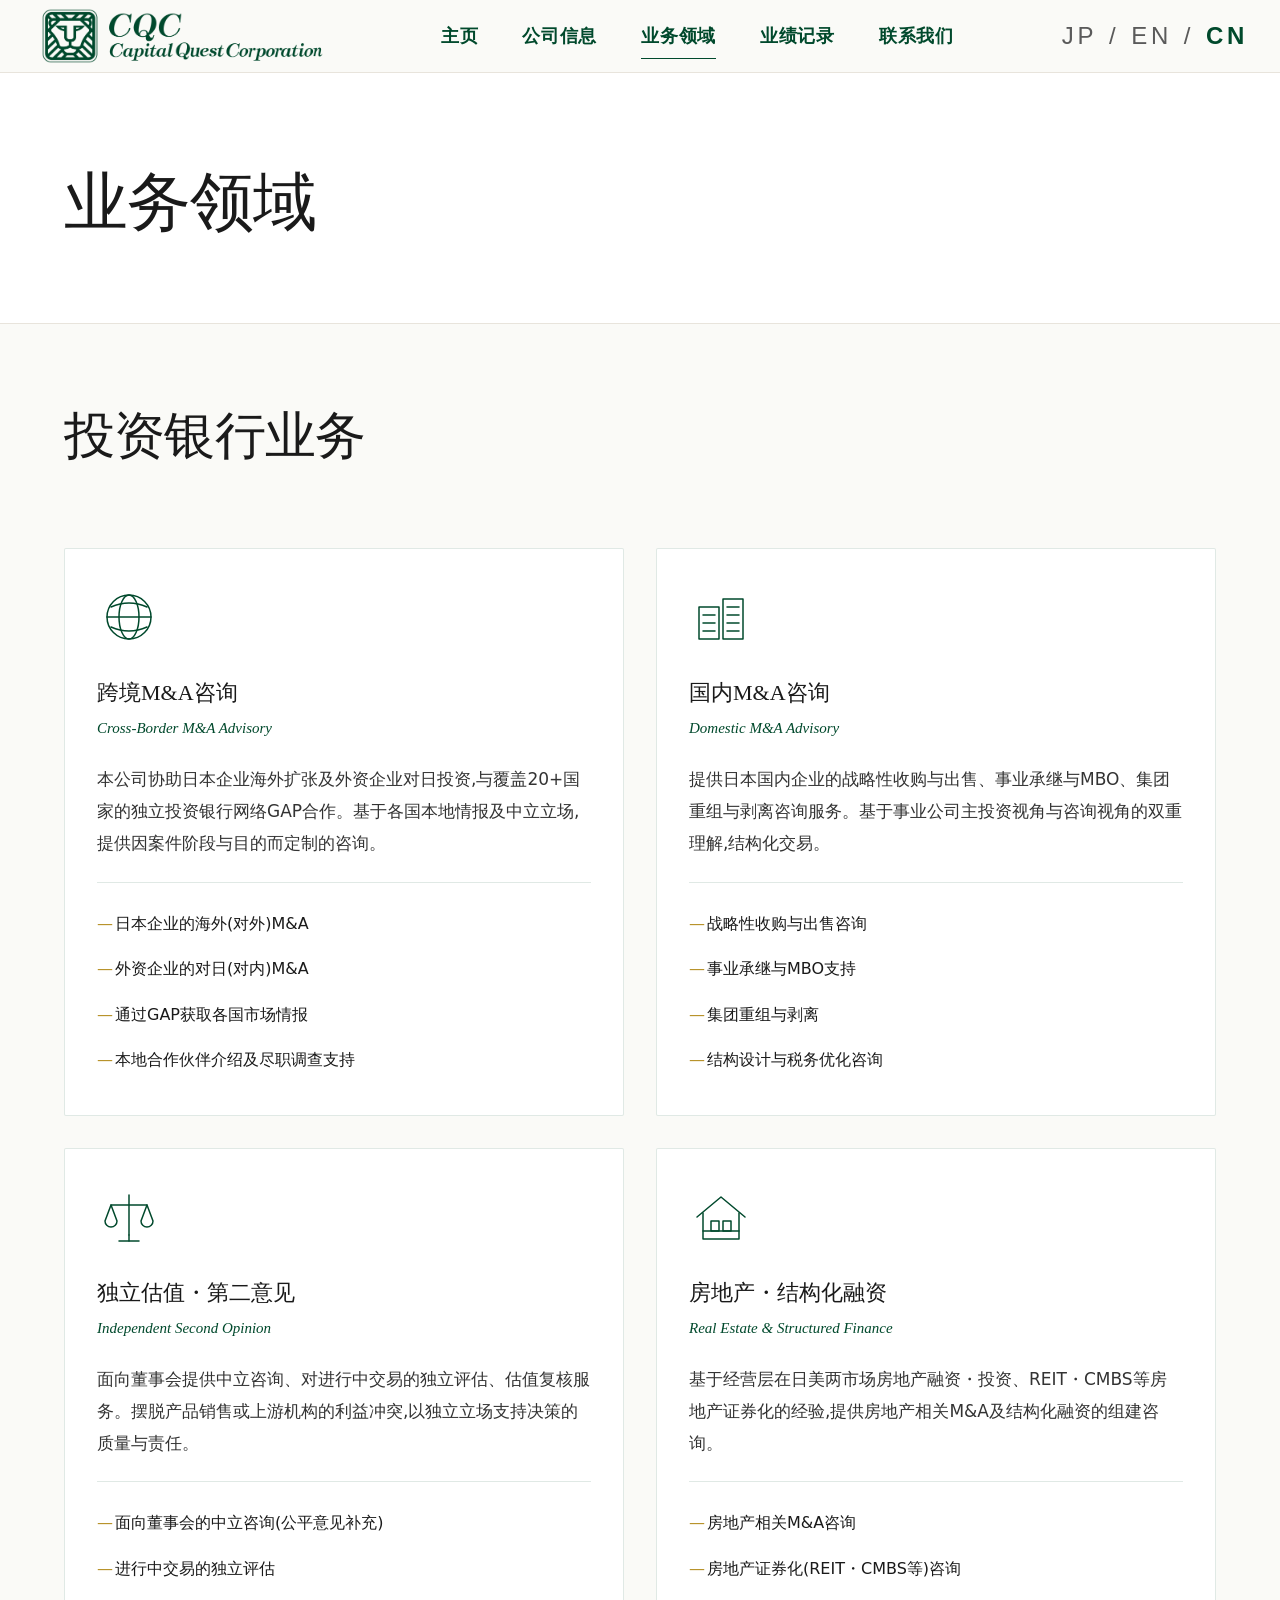
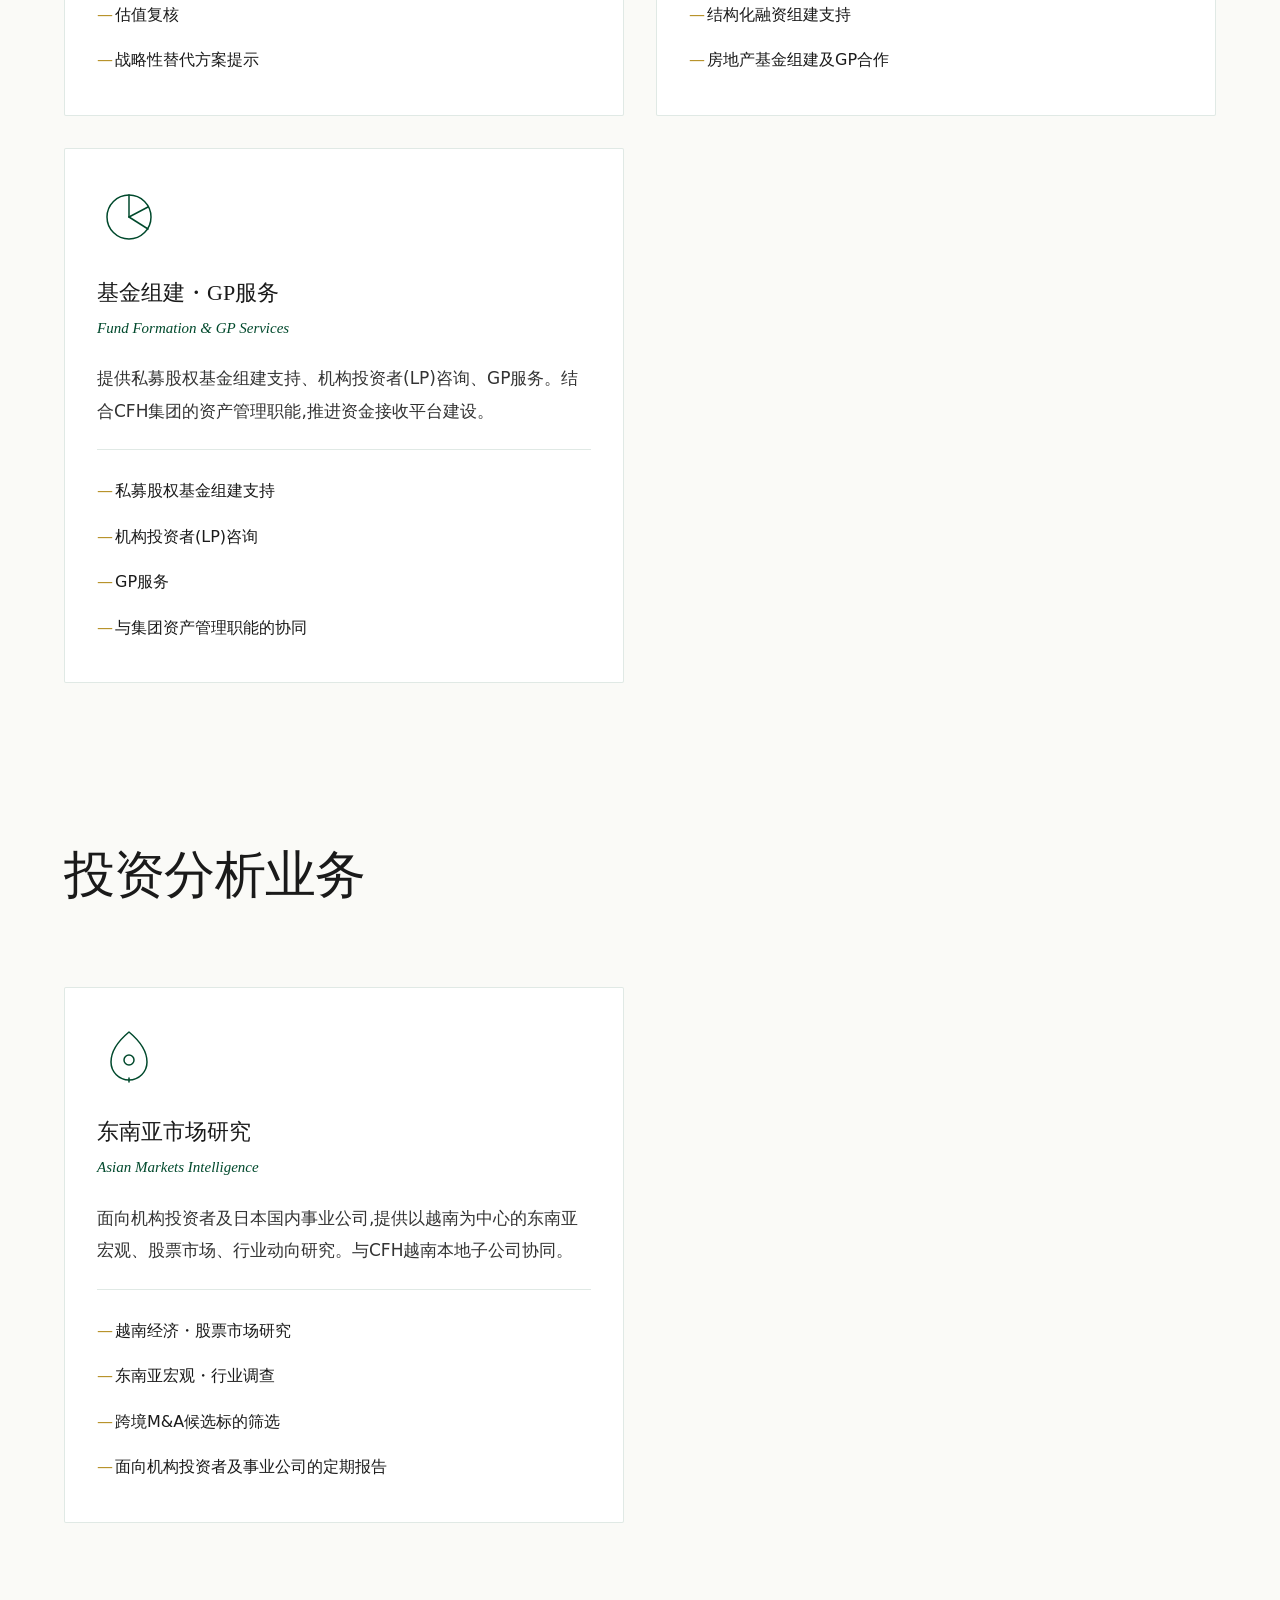
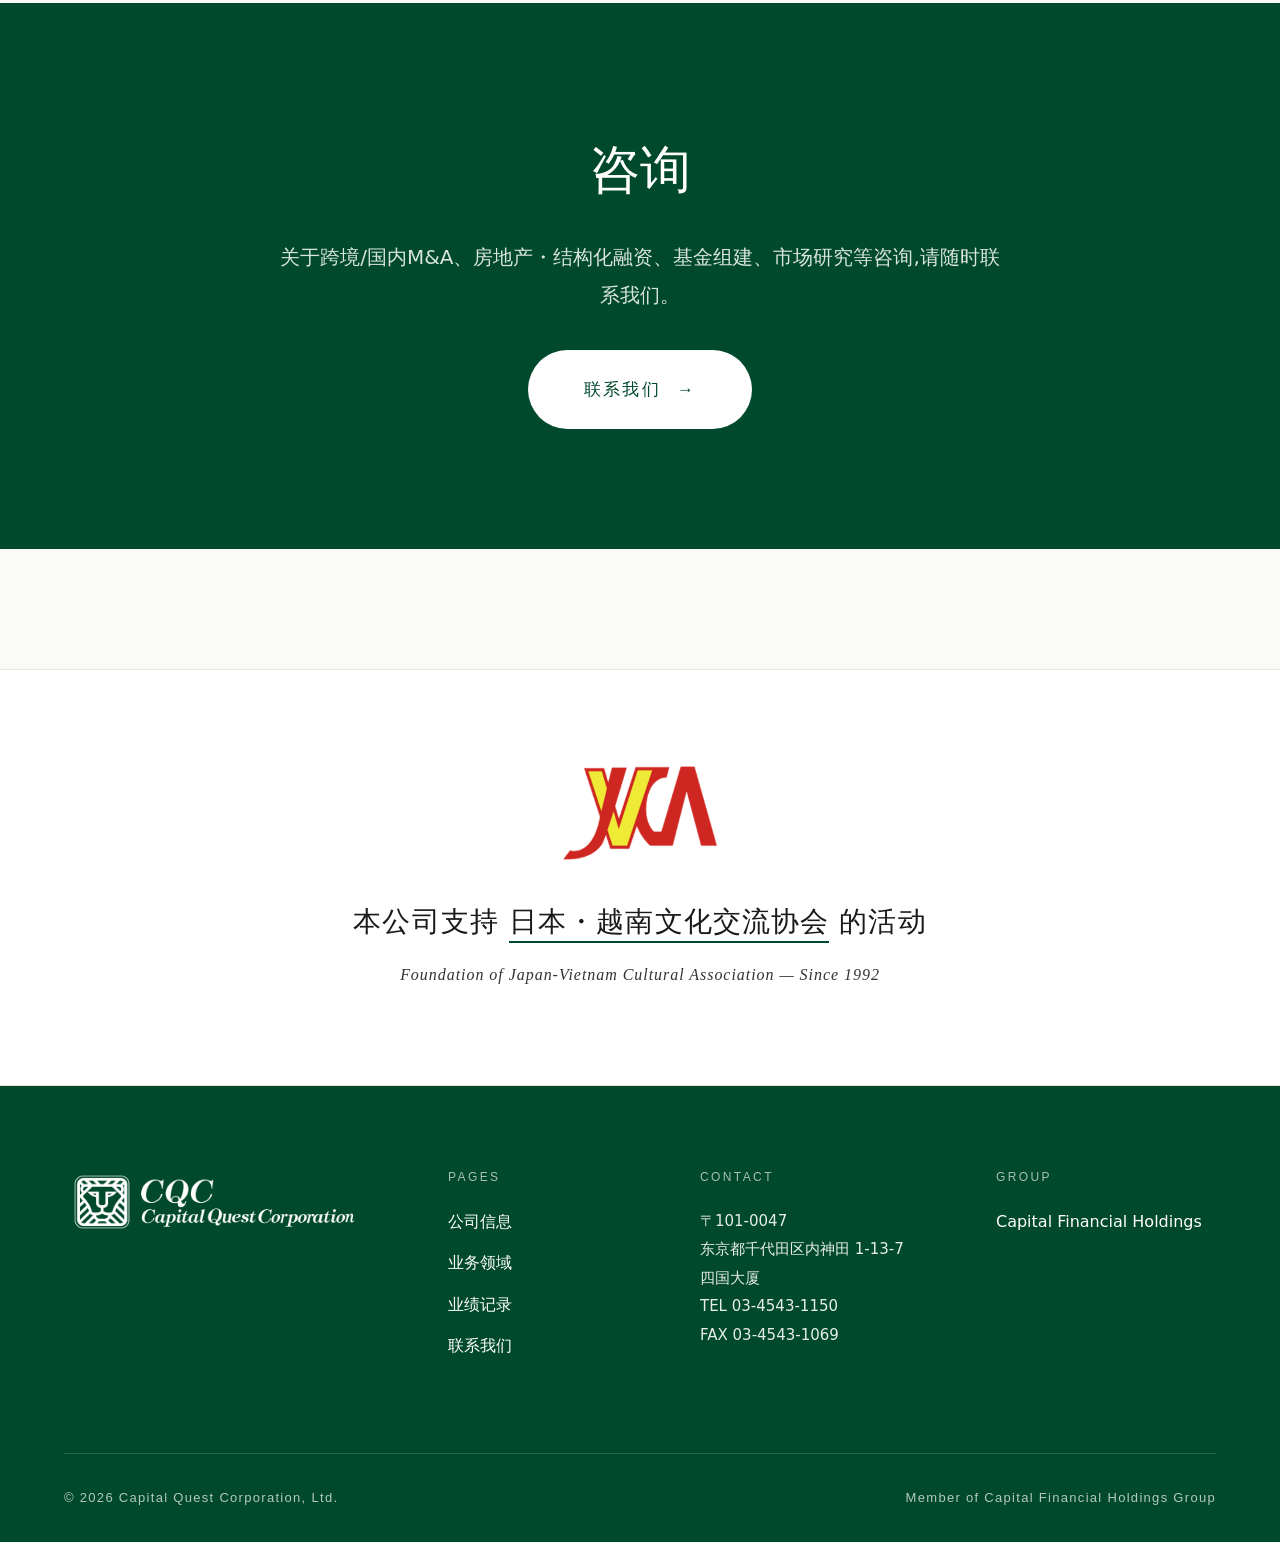
<file: cn/services.html>
<!DOCTYPE html>
<html lang="zh-CN">
<head>
<!-- Google tag (gtag.js) -->
<script async src="https://www.googletagmanager.com/gtag/js?id=G-7T0EGRR7GF"></script>
<script>
  window.dataLayer = window.dataLayer || [];
  function gtag(){dataLayer.push(arguments);}
  gtag('js', new Date());

  gtag('config', 'G-7T0EGRR7GF');
</script>
<meta charset="UTF-8">
<meta name="viewport" content="width=device-width, initial-scale=1">
<title>业务领域 | Capital Quest Corporation, Ltd.</title>
<meta name="description" content="投资银行业务(跨境M&A、国内M&A、独立估值、房地产·结构化融资、基金组建)与投资分析业务(投资战略分析、东南亚市场研究)。">
<link rel="canonical" href="https://www.capital-qc.co.jp/cn/services.html">
<!-- Favicon Start -->
<link rel="icon" type="image/png" href="/assets/logo/favicon/favicon-96x96.png" sizes="96x96" />
<link rel="icon" type="image/svg+xml" href="/assets/logo/favicon/favicon.svg" />
<link rel="shortcut icon" href="/assets/logo/favicon/favicon.ico" />
<link rel="apple-touch-icon" sizes="180x180" href="/assets/logo/favicon/apple-touch-icon.png" />
<link rel="manifest" href="/assets/logo/site.webmanifest" />
<!-- Favicon End -->
<link rel="stylesheet" href="/assets/css/style.css?v=20260630b">
</head>
<body>
<header class="site-header">
  <div class="site-header__inner"> <a href="/cn/" class="site-logo" aria-label="Capital Quest Corporation, Ltd. - 主页"> <img src="../assets/logo/cqc/cqc-logo-transparent.png" alt="Capital Quest Corporation, Ltd."> </a>
    <button class="site-nav-toggle" type="button" aria-label="打开菜单" aria-expanded="false" aria-controls="site-nav"> <span class="site-nav-toggle__bar" aria-hidden="true"></span> </button>
    <nav class="site-nav" id="site-nav" aria-label="全球"> <a href="/cn/">主页</a> <a href="about.html">公司信息</a> <a href="services.html" class="is-active">业务领域</a> <a href="track-record.html">业绩记录</a> <a href="mailto:info@capital-qc.co.jp?subject=Capital%20Quest%20Corporation%20%E7%BD%91%E7%AB%99%E5%92%A8%E8%AF%A2">联系我们</a> </nav>
    <div class="site-nav__lang" aria-label="语言切换"> <a href="/services.html">JP</a> <span aria-hidden="true">/</span> <a href="/en/services.html">EN</a> <span aria-hidden="true">/</span> <span class="is-active">CN</span> </div>
  </div>
</header>
<main>
  <section class="page-hero">
    <div class="container">
      <h1>业务领域</h1>
    </div>
  </section>
  
  <!-- 投资银行业务 (5领域) -->
  <section class="pillar-section">
    <div class="container">
      <div class="section-header">
        <h2 class="h2">投资银行业务</h2>
      </div>
      <div class="pillar-grid">
        <article class="pillar-card">
          <div class="pillar-card__icon" aria-hidden="true">
            <svg viewBox="0 0 64 64" fill="none" stroke="currentColor" stroke-width="1.5" stroke-linecap="round" stroke-linejoin="round">
              <circle cx="32" cy="32" r="22"/>
              <ellipse cx="32" cy="32" rx="10" ry="22"/>
              <line x1="10" y1="32" x2="54" y2="32"/>
              <path d="M14 22 Q32 14 50 22"/>
              <path d="M14 42 Q32 50 50 42"/>
            </svg>
          </div>
          <h2 class="pillar-card__title">跨境M&amp;A咨询</h2>
          <span class="pillar-card__title-en">Cross-Border M&amp;A Advisory</span>
          <p class="pillar-card__lead jp-justify">本公司协助日本企业海外扩张及外资企业对日投资,与覆盖20+国家的独立投资银行网络GAP合作。基于各国本地情报及中立立场,提供因案件阶段与目的而定制的咨询。</p>
          <ul class="pillar-card__sub">
            <li>日本企业的海外(对外)M&amp;A</li>
            <li>外资企业的对日(对内)M&amp;A</li>
            <li>通过GAP获取各国市场情报</li>
            <li>本地合作伙伴介绍及尽职调查支持</li>
          </ul>
        </article>
        <article class="pillar-card">
          <div class="pillar-card__icon" aria-hidden="true">
            <svg viewBox="0 0 64 64" fill="none" stroke="currentColor" stroke-width="1.5" stroke-linecap="round" stroke-linejoin="round">
              <rect x="10" y="22" width="20" height="32"/>
              <rect x="34" y="14" width="20" height="40"/>
              <line x1="14" y1="30" x2="26" y2="30"/>
              <line x1="14" y1="38" x2="26" y2="38"/>
              <line x1="14" y1="46" x2="26" y2="46"/>
              <line x1="38" y1="22" x2="50" y2="22"/>
              <line x1="38" y1="30" x2="50" y2="30"/>
              <line x1="38" y1="38" x2="50" y2="38"/>
              <line x1="38" y1="46" x2="50" y2="46"/>
            </svg>
          </div>
          <h2 class="pillar-card__title">国内M&amp;A咨询</h2>
          <span class="pillar-card__title-en">Domestic M&amp;A Advisory</span>
          <p class="pillar-card__lead jp-justify">提供日本国内企业的战略性收购与出售、事业承继与MBO、集团重组与剥离咨询服务。基于事业公司主投资视角与咨询视角的双重理解,结构化交易。</p>
          <ul class="pillar-card__sub">
            <li>战略性收购与出售咨询</li>
            <li>事业承继与MBO支持</li>
            <li>集团重组与剥离</li>
            <li>结构设计与税务优化咨询</li>
          </ul>
        </article>
        <article class="pillar-card">
          <div class="pillar-card__icon" aria-hidden="true">
            <svg viewBox="0 0 64 64" fill="none" stroke="currentColor" stroke-width="1.5" stroke-linecap="round" stroke-linejoin="round">
              <line x1="32" y1="10" x2="32" y2="50"/>
              <line x1="22" y1="56" x2="42" y2="56"/>
              <line x1="32" y1="50" x2="32" y2="56"/>
              <line x1="14" y1="20" x2="50" y2="20"/>
              <path d="M14 20 L8 36 A6 6 0 0 0 20 36 Z"/>
              <path d="M50 20 L44 36 A6 6 0 0 0 56 36 Z"/>
            </svg>
          </div>
          <h2 class="pillar-card__title">独立估值・第二意见</h2>
          <span class="pillar-card__title-en">Independent Second Opinion</span>
          <p class="pillar-card__lead jp-justify">面向董事会提供中立咨询、对进行中交易的独立评估、估值复核服务。摆脱产品销售或上游机构的利益冲突,以独立立场支持决策的质量与责任。</p>
          <ul class="pillar-card__sub">
            <li>面向董事会的中立咨询(公平意见补充)</li>
            <li>进行中交易的独立评估</li>
            <li>估值复核</li>
            <li>战略性替代方案提示</li>
          </ul>
        </article>
        <article class="pillar-card">
          <div class="pillar-card__icon" aria-hidden="true">
            <svg viewBox="0 0 64 64" fill="none" stroke="currentColor" stroke-width="1.5" stroke-linecap="round" stroke-linejoin="round">
              <polyline points="8,32 32,12 56,32"/>
              <polyline points="14,28 14,54 50,54 50,28"/>
              <rect x="22" y="36" width="8" height="10"/>
              <rect x="34" y="36" width="8" height="10"/>
              <line x1="14" y1="46" x2="50" y2="46"/>
            </svg>
          </div>
          <h2 class="pillar-card__title">房地产・结构化融资</h2>
          <span class="pillar-card__title-en">Real Estate &amp; Structured Finance</span>
          <p class="pillar-card__lead jp-justify">基于经营层在日美两市场房地产融资・投资、REIT・CMBS等房地产证券化的经验,提供房地产相关M&amp;A及结构化融资的组建咨询。</p>
          <ul class="pillar-card__sub">
            <li>房地产相关M&amp;A咨询</li>
            <li>房地产证券化(REIT・CMBS等)咨询</li>
            <li>结构化融资组建支持</li>
            <li>房地产基金组建及GP合作</li>
          </ul>
        </article>
        <article class="pillar-card">
          <div class="pillar-card__icon" aria-hidden="true">
            <svg viewBox="0 0 64 64" fill="none" stroke="currentColor" stroke-width="1.5" stroke-linecap="round" stroke-linejoin="round">
              <circle cx="32" cy="32" r="22"/>
              <line x1="32" y1="10" x2="32" y2="32"/>
              <line x1="32" y1="32" x2="51" y2="22"/>
              <line x1="32" y1="32" x2="51" y2="44"/>
            </svg>
          </div>
          <h2 class="pillar-card__title">基金组建・GP服务</h2>
          <span class="pillar-card__title-en">Fund Formation &amp; GP Services</span>
          <p class="pillar-card__lead jp-justify">提供私募股权基金组建支持、机构投资者(LP)咨询、GP服务。结合CFH集团的资产管理职能,推进资金接收平台建设。</p>
          <ul class="pillar-card__sub">
            <li>私募股权基金组建支持</li>
            <li>机构投资者(LP)咨询</li>
            <li>GP服务</li>
            <li>与集团资产管理职能的协同</li>
          </ul>
        </article>
      </div>
    </div>
  </section>
  
  <!-- 投资分析业务 (2领域) -->
  <section class="pillar-section">
    <div class="container">
      <div class="section-header">
        <h2 class="h2">投资分析业务</h2>
      </div>
      <div class="pillar-grid">
        <article class="pillar-card">
          <div class="pillar-card__icon" aria-hidden="true">
            <svg viewBox="0 0 64 64" fill="none" stroke="currentColor" stroke-width="1.5" stroke-linecap="round" stroke-linejoin="round">
              <path d="M32 8 C20 18 14 28 14 38 a18 18 0 0 0 36 0 C50 28 44 18 32 8 Z"/>
              <circle cx="32" cy="36" r="5"/>
              <line x1="32" y1="54" x2="32" y2="58"/>
            </svg>
          </div>
          <h2 class="pillar-card__title">东南亚市场研究</h2>
          <span class="pillar-card__title-en">Asian Markets Intelligence</span>
          <p class="pillar-card__lead jp-justify">面向机构投资者及日本国内事业公司,提供以越南为中心的东南亚宏观、股票市场、行业动向研究。与CFH越南本地子公司协同。</p>
          <ul class="pillar-card__sub">
            <li>越南经济・股票市场研究</li>
            <li>东南亚宏观・行业调查</li>
            <li>跨境M&amp;A候选标的筛选</li>
            <li>面向机构投资者及事业公司的定期报告</li>
          </ul>
        </article>
      </div>
    </div>
  </section>
  
  <!-- CTA -->
  <section class="services-cta-section">
    <div class="container services-cta-section__inner">
      <h2 class="services-cta-section__title">咨询</h2>
      <p class="services-cta-section__lead">关于跨境/国内M&amp;A、房地产・结构化融资、基金组建、市场研究等咨询,请随时联系我们。</p>
      <a href="mailto:info@capital-qc.co.jp" class="services-cta-button">联系我们 <span aria-hidden="true">→</span></a> </div>
  </section>
</main>

<!-- JVCA Support Section -->
<section class="site-support" aria-label="JVCA support">
  <div class="container">
    <div class="site-support__inner">
      <div class="site-support__logo"> <img src="../assets/img/group/jvca.png" alt="JVCA — 日本越南文化交流协会"> </div>
      <div class="site-support__text">
        <p class="site-support__line">本公司支持 <a href="https://www.jvca.or.jp/" target="_blank" rel="noopener noreferrer">日本・越南文化交流协会</a> 的活动</p>
        <p class="site-support__since">Foundation of Japan-Vietnam Cultural Association — Since 1992</p>
      </div>
    </div>
  </div>
</section>
<footer class="site-footer">
  <div class="container">
    <div class="site-footer__grid">
      <div class="site-footer__brand"> <img src="../assets/logo/cqc/cqc-logo-white.png" alt="Capital Quest Corporation, Ltd."> </div>
      <div class="site-footer__col">
        <h4>Pages</h4>
        <ul>
          <li><a href="about.html">公司信息</a></li>
          <li><a href="services.html">业务领域</a></li>
          <li><a href="track-record.html">业绩记录</a></li>
          
          <li><a href="mailto:info@capital-qc.co.jp?subject=Capital%20Quest%20Corporation%20%E7%BD%91%E7%AB%99%E5%92%A8%E8%AF%A2">联系我们</a></li>
        </ul>
      </div>
      <div class="site-footer__col">
        <h4>Contact</h4>
        <address>
        〒101-0047<br>
        东京都千代田区内神田 1-13-7<br>
        四国大厦<br>
        TEL 03-4543-1150<br>
        FAX 03-4543-1069
        </address>
      </div>
      <div class="site-footer__col">
        <h4>Group</h4>
        <ul>
          <li>Capital Financial Holdings</li>
        </ul>
      </div>
    </div>
    <div class="site-footer__bottom"> <span>&copy; 2026 Capital Quest Corporation, Ltd.</span> <span>Member of Capital Financial Holdings Group</span> </div>
  </div>
</footer>
<script src="../assets/js/site.js?v=20260513a" defer></script>
</body>
</html>
</file>
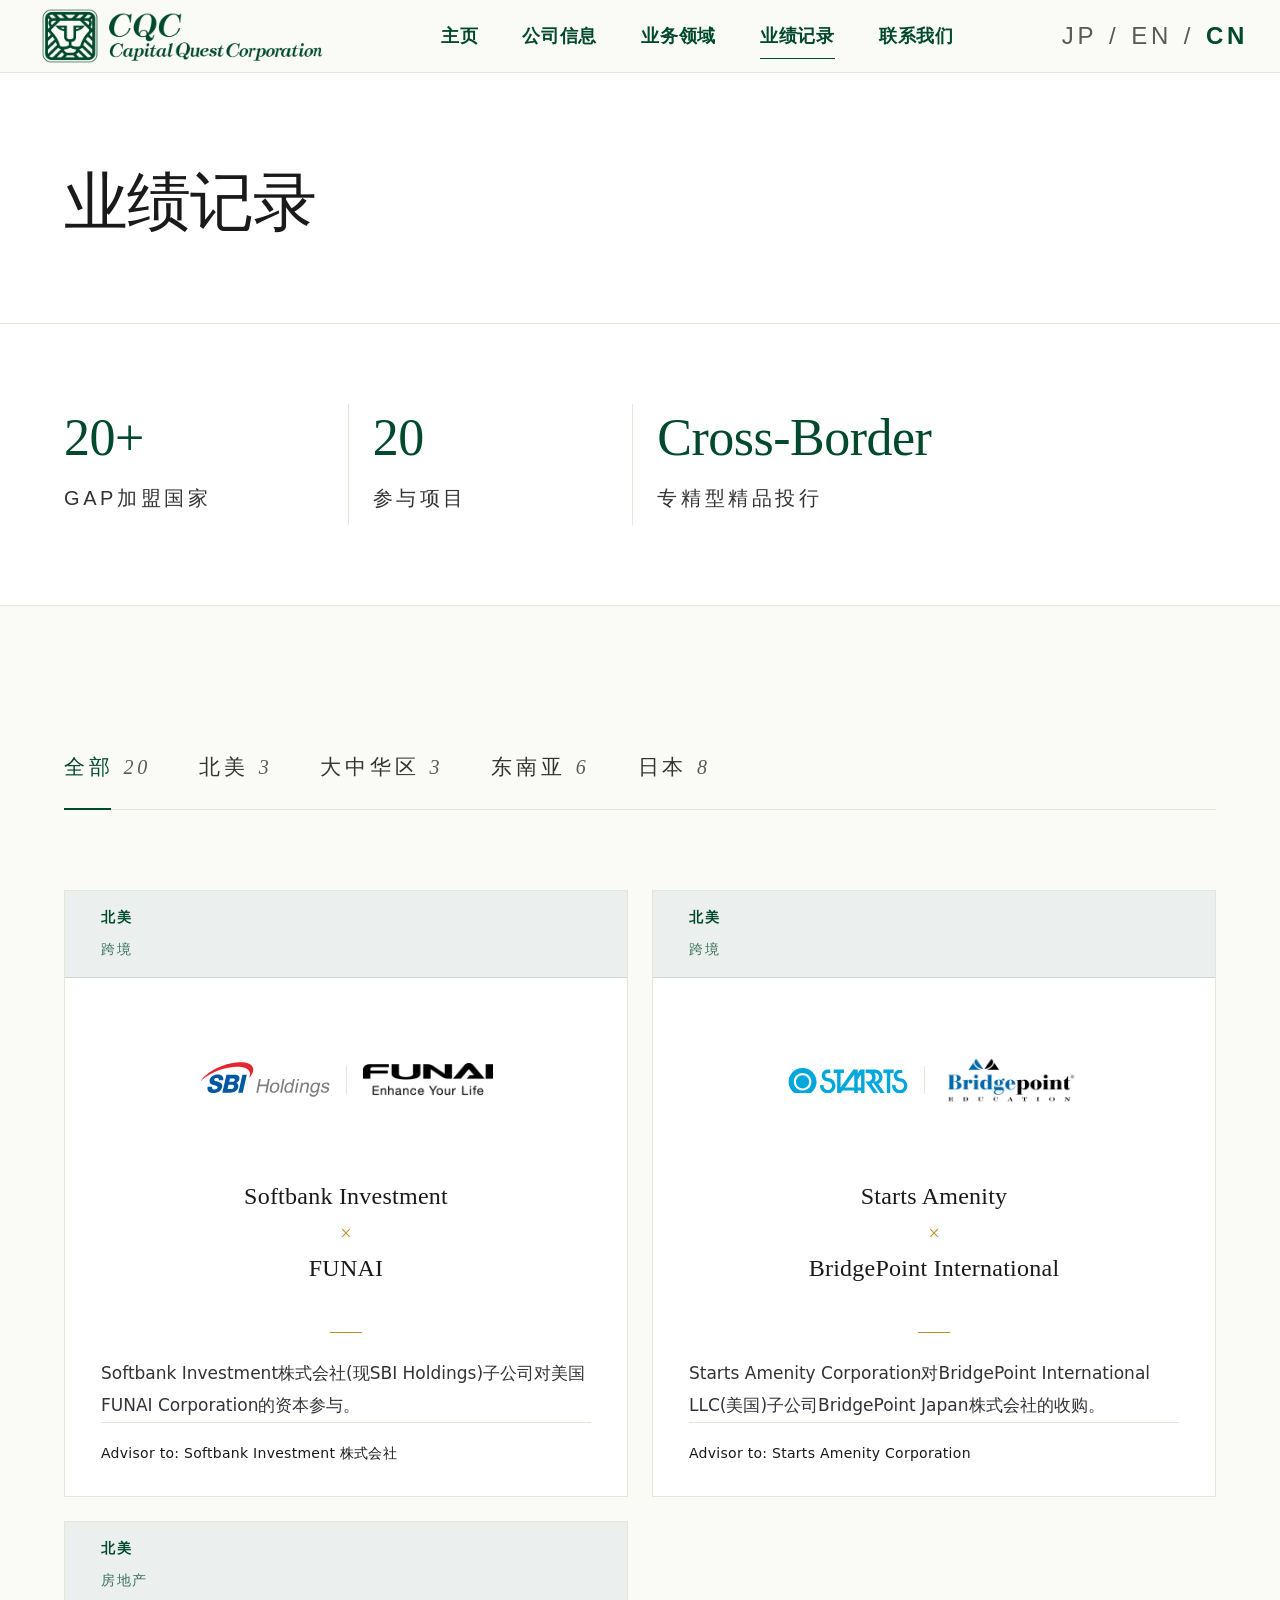
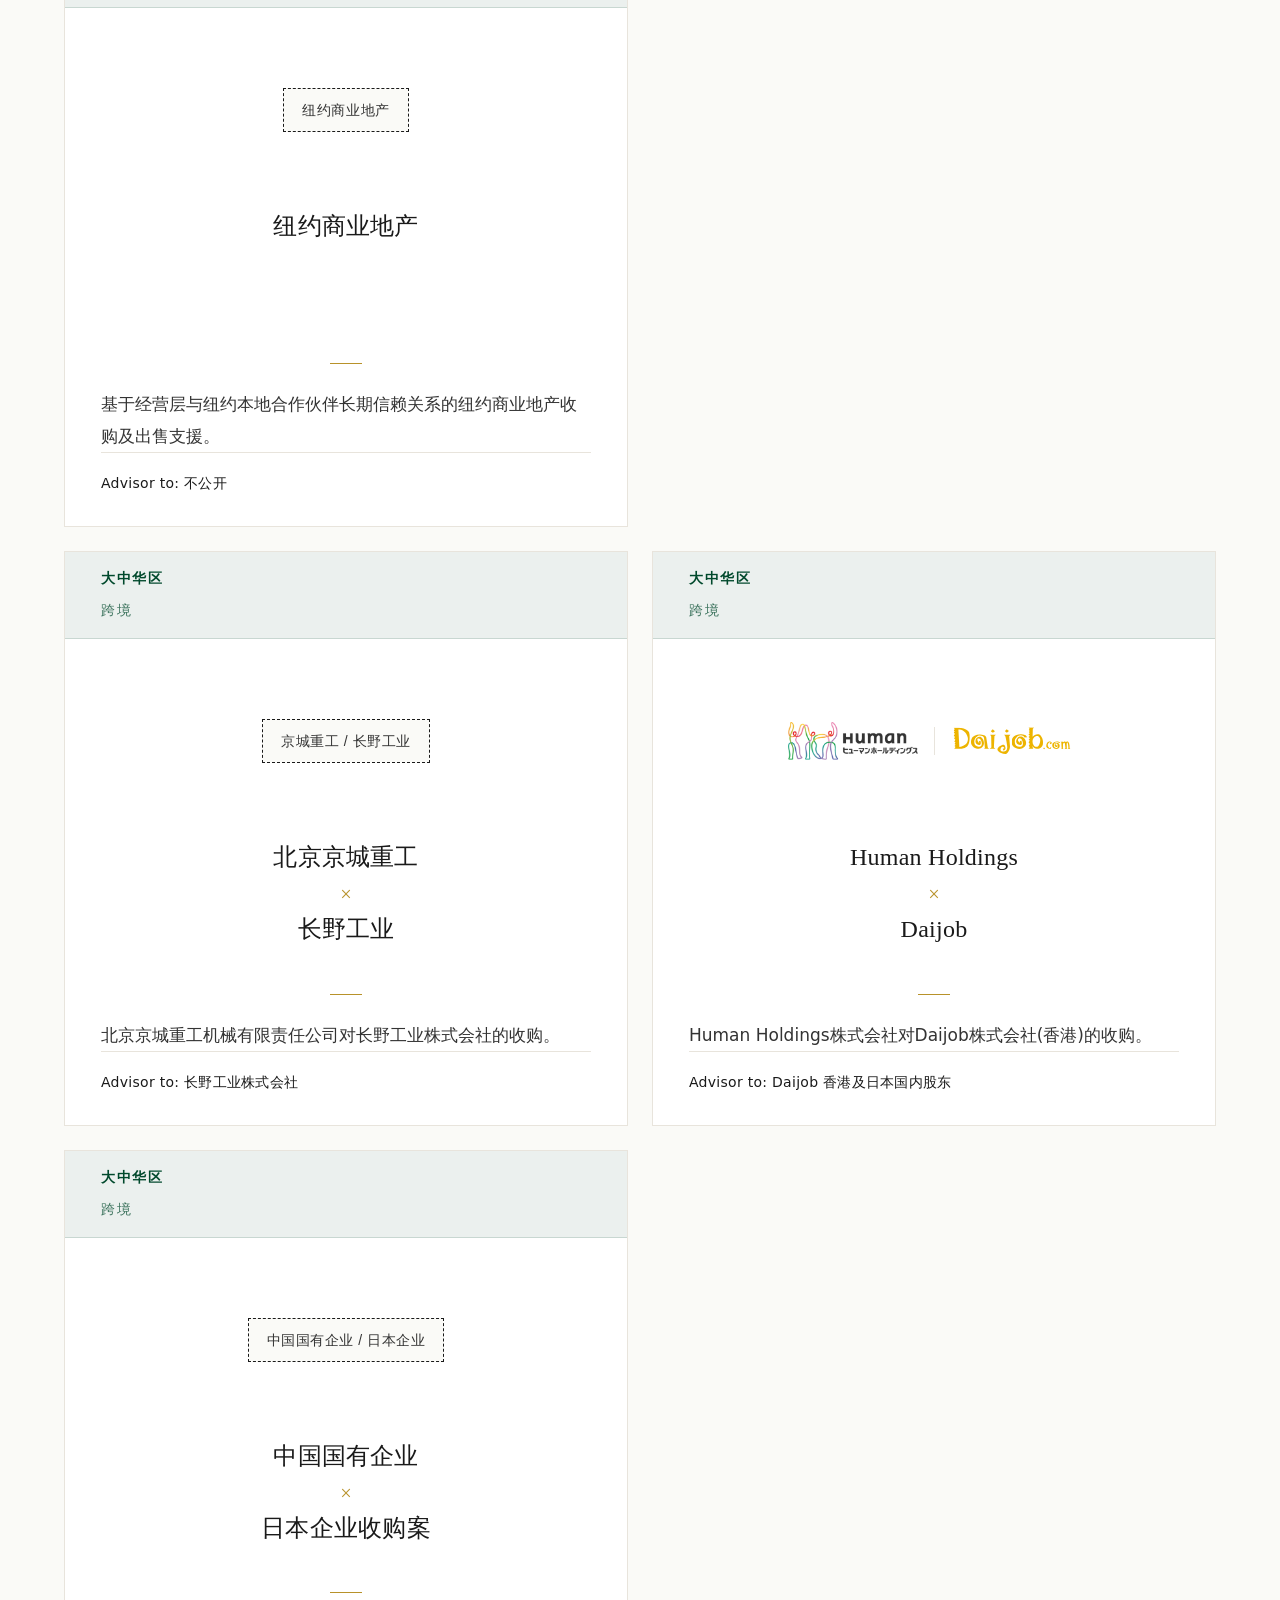
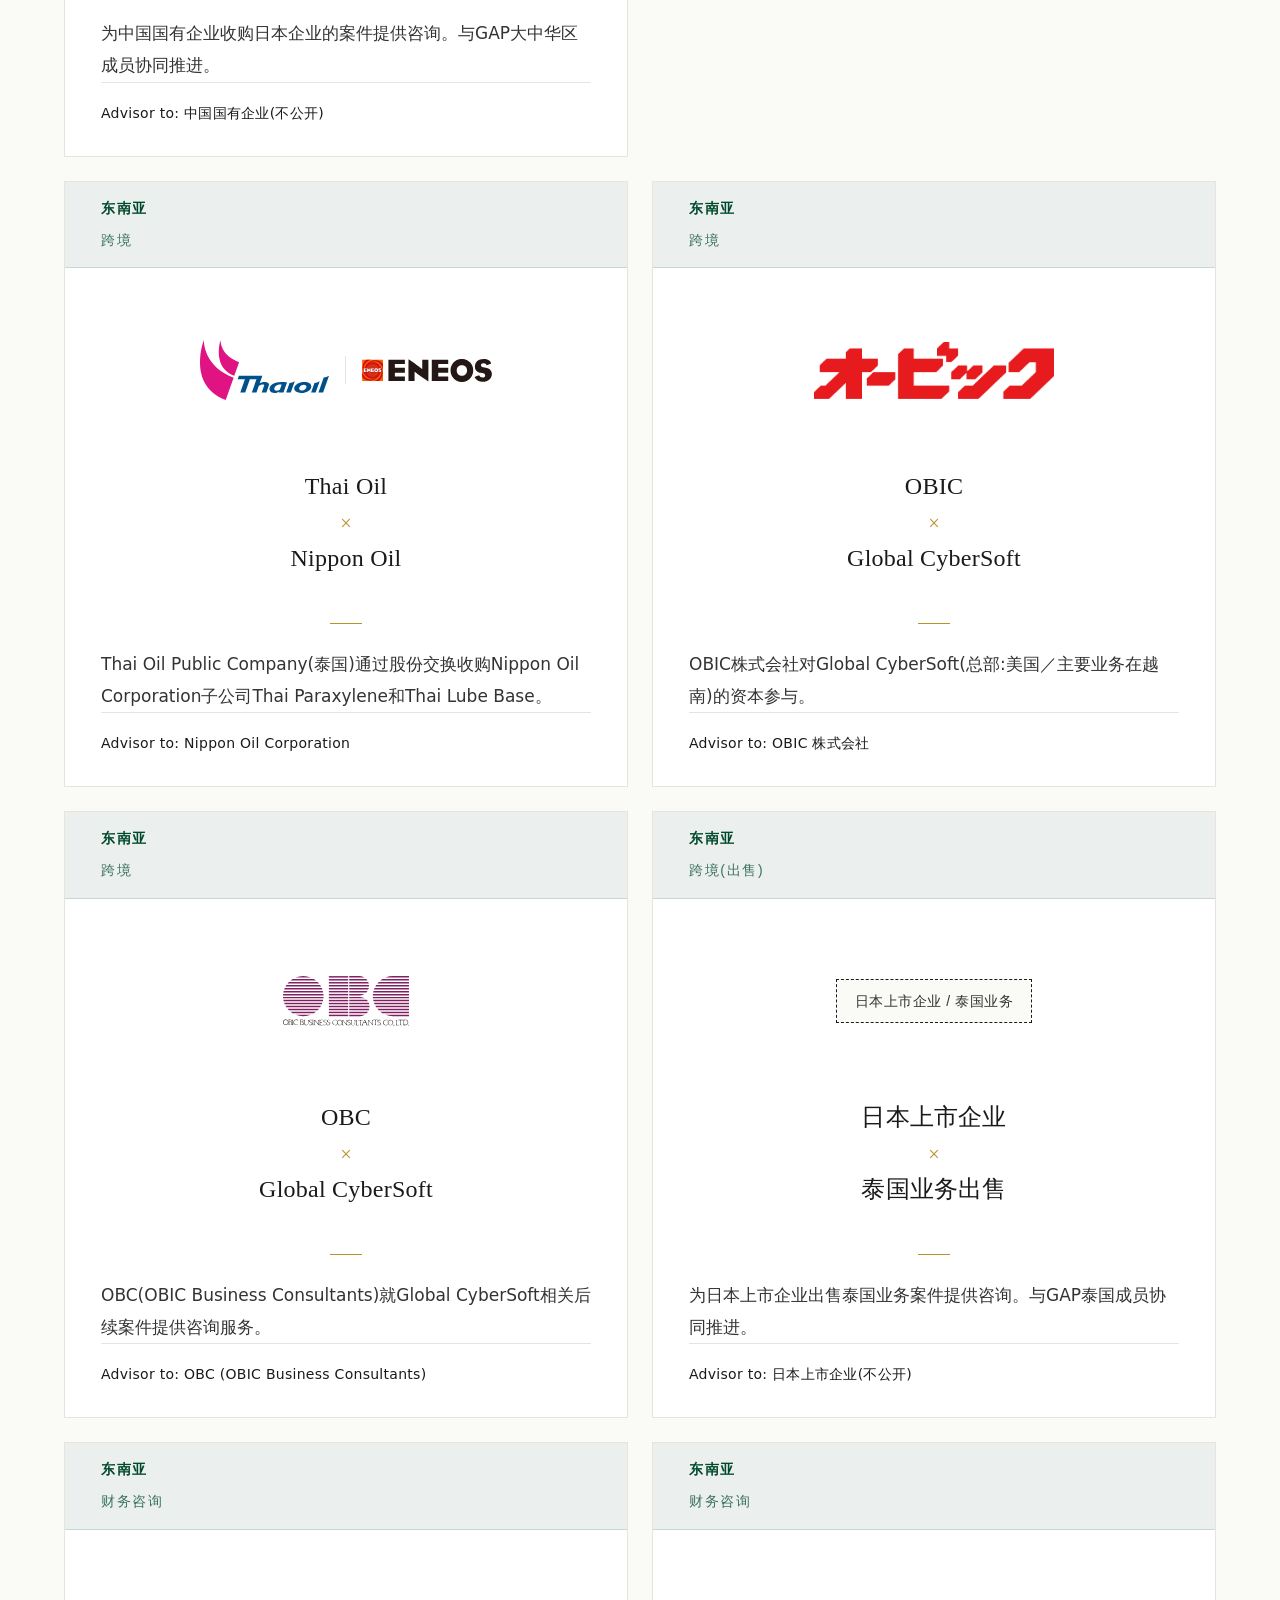
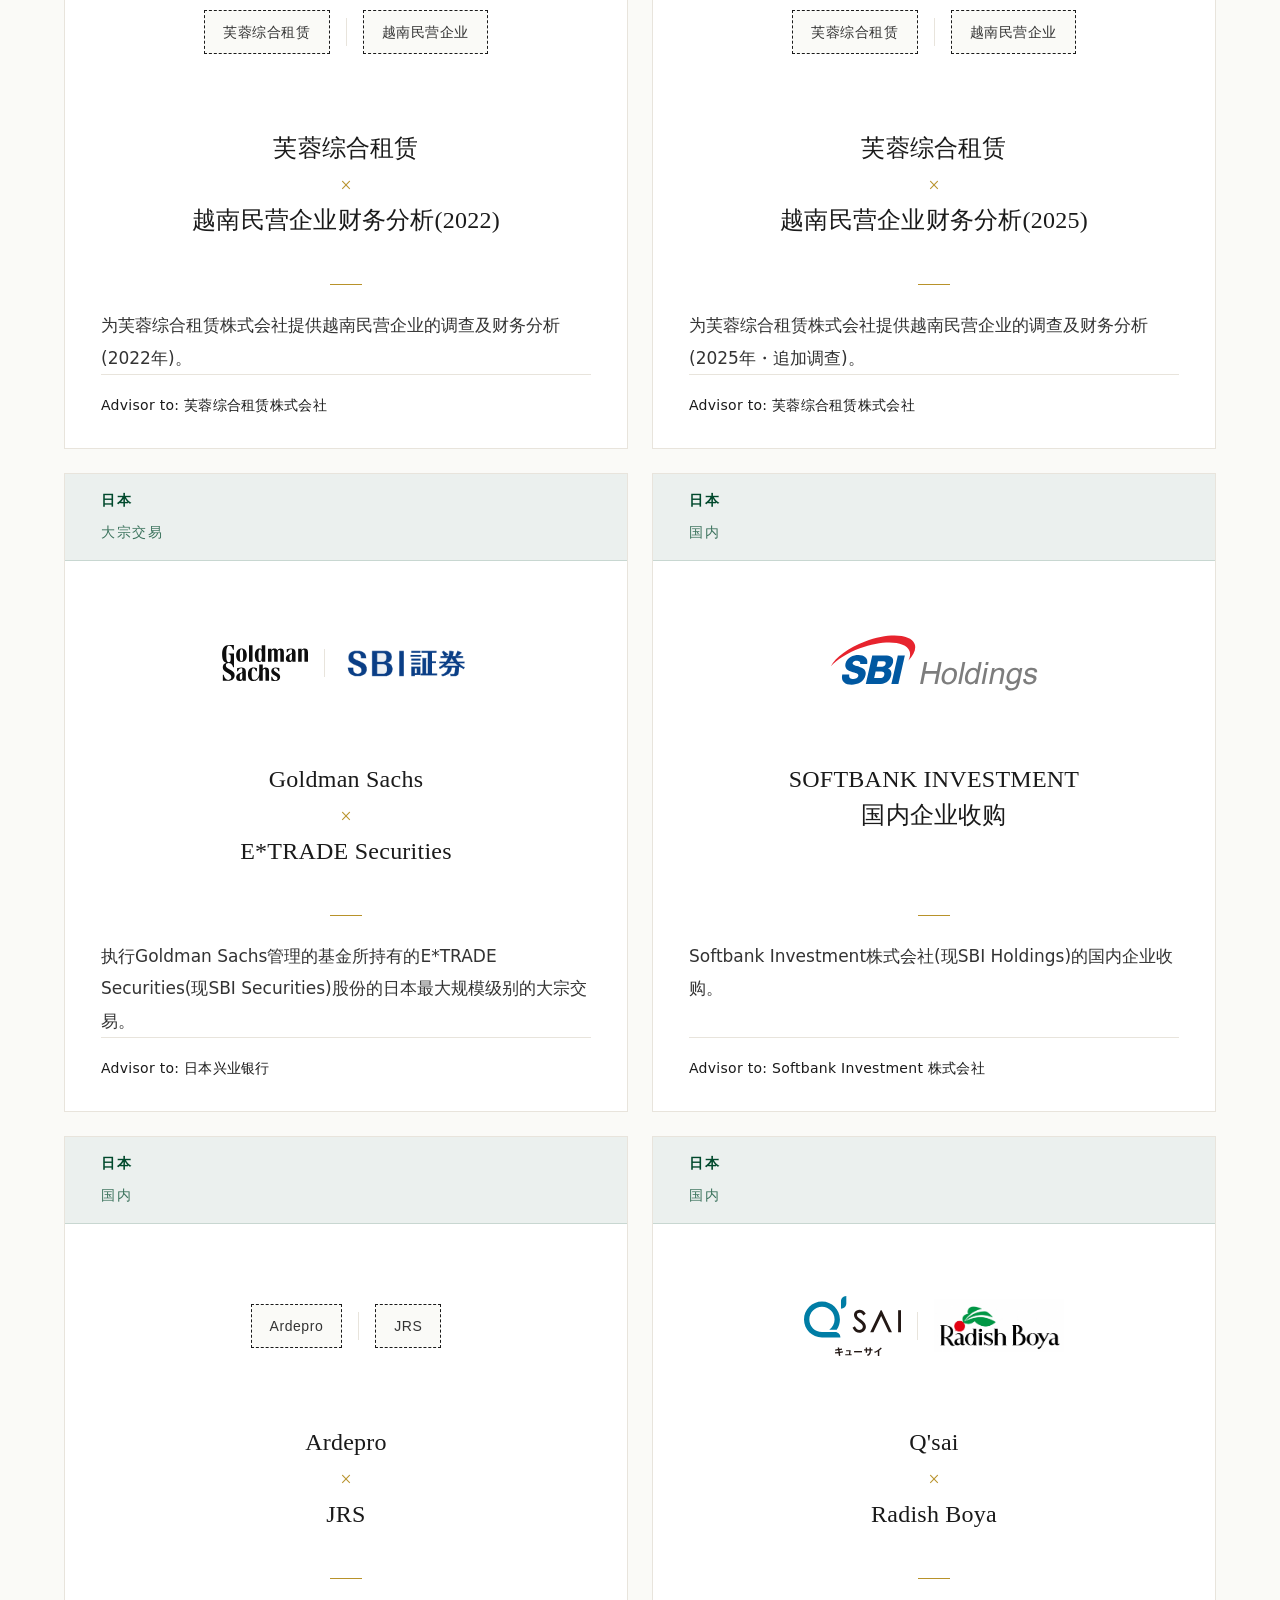
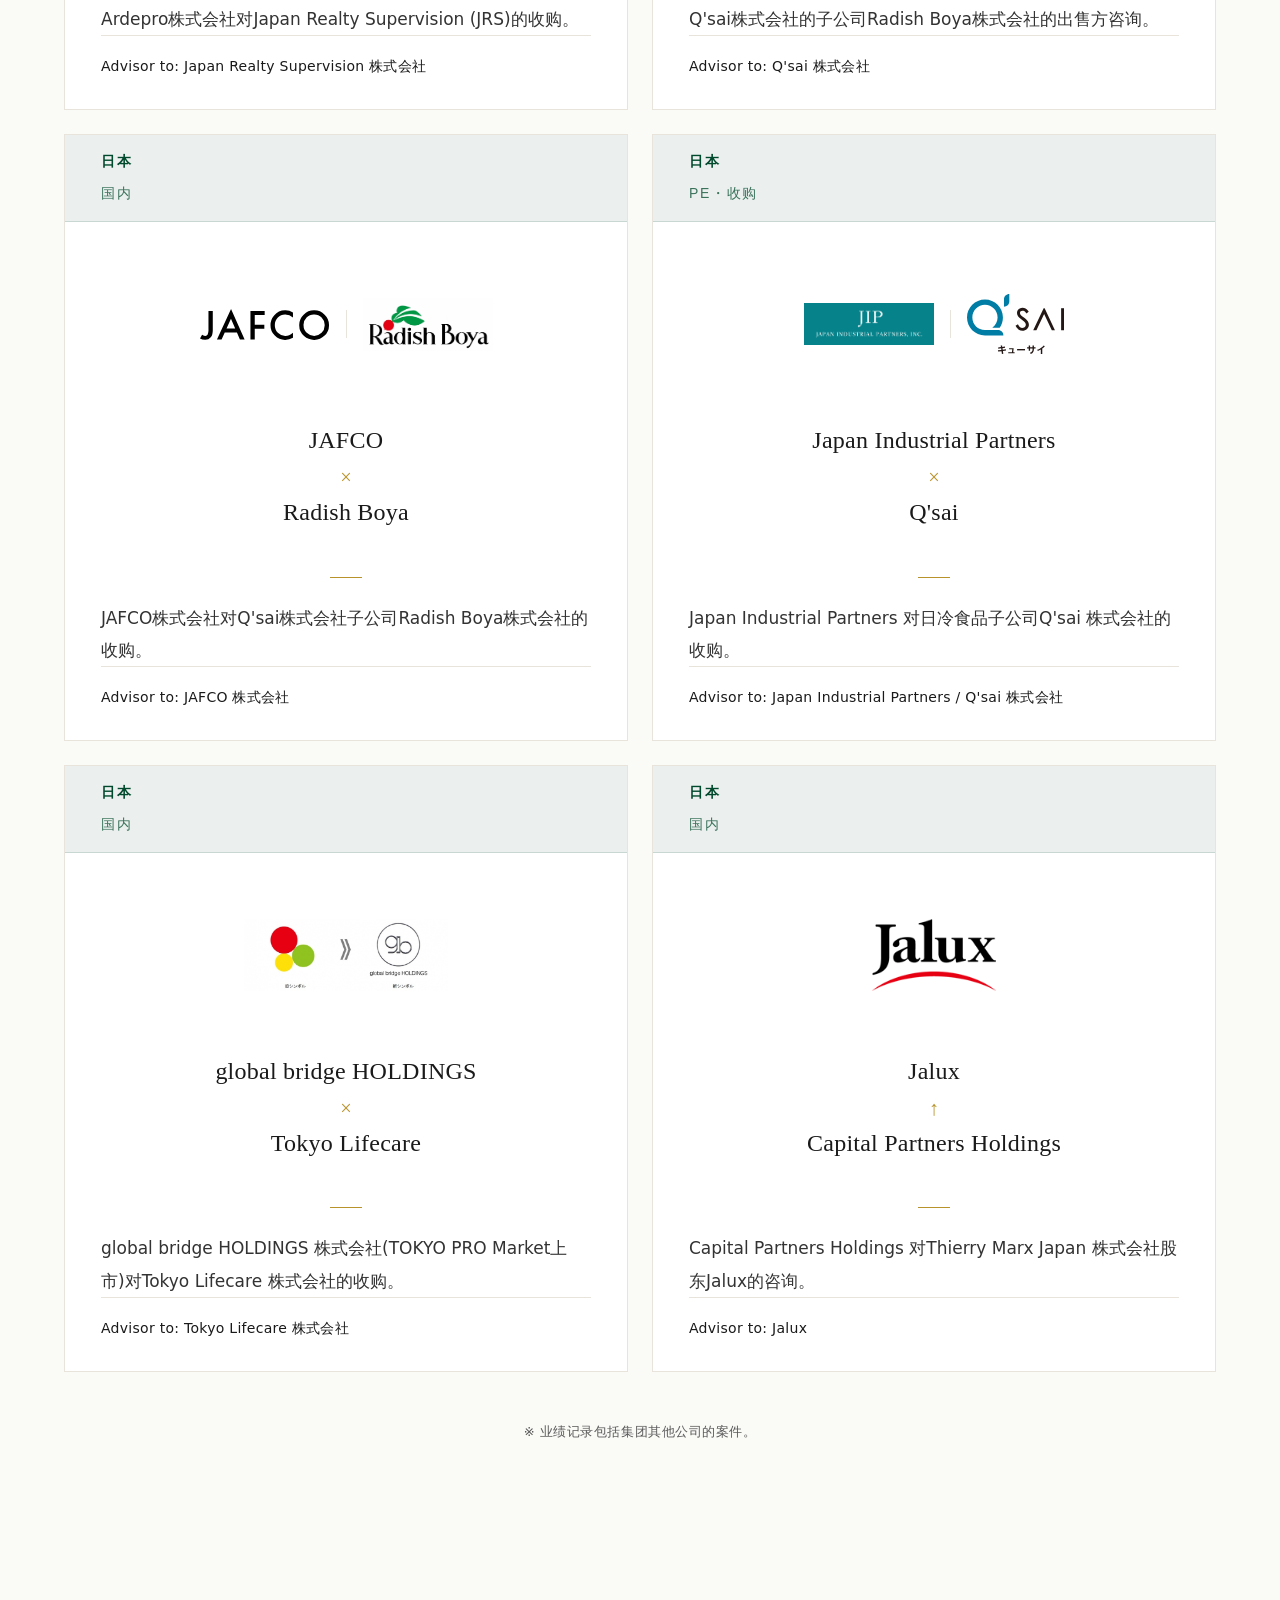
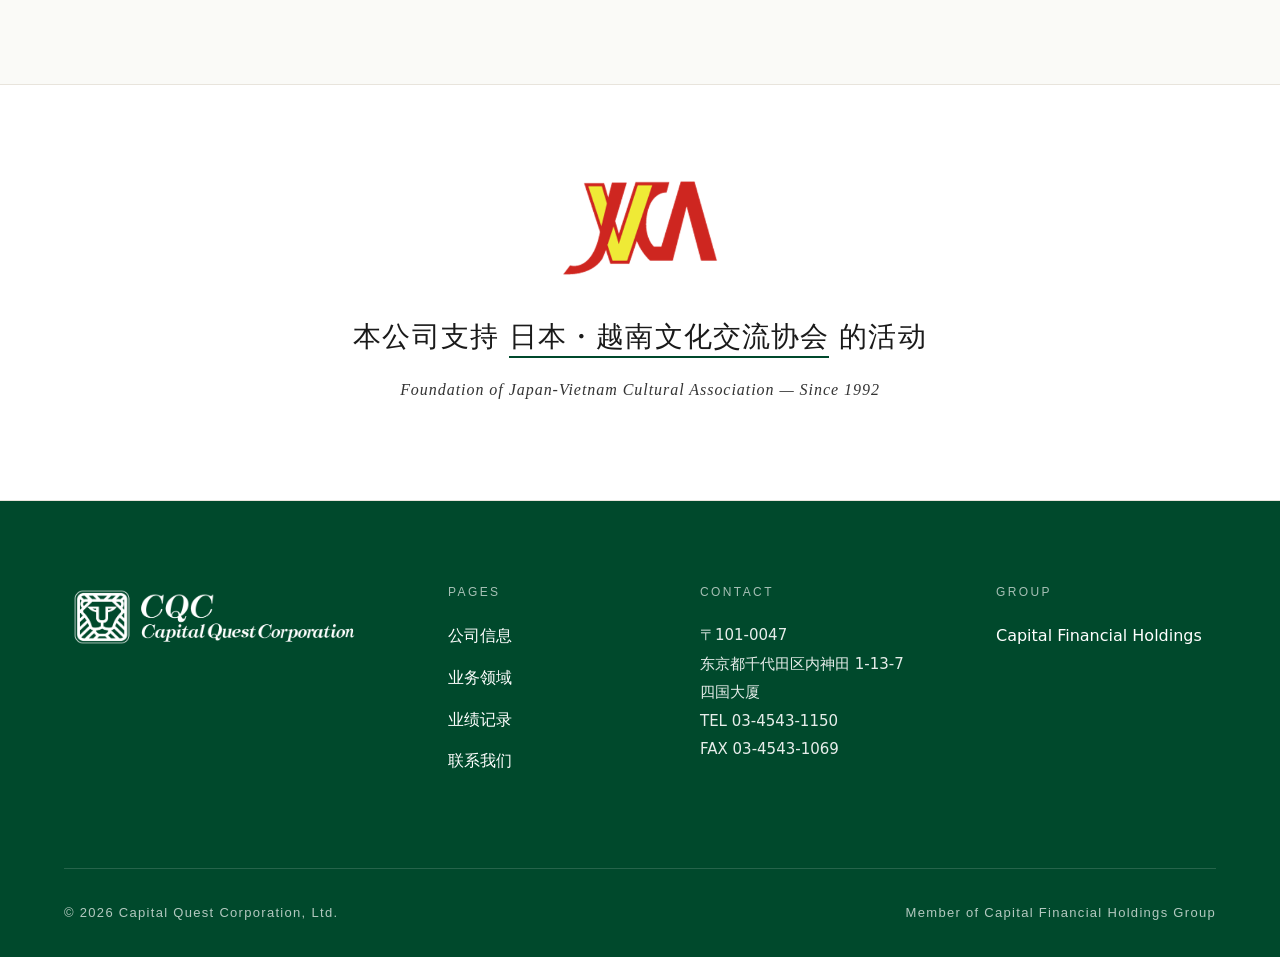
<file: cn/track-record.html>
<!DOCTYPE html>
<html lang="zh-CN">
<head>
<!-- Google tag (gtag.js) -->
<script async src="https://www.googletagmanager.com/gtag/js?id=G-7T0EGRR7GF"></script>
<script>
  window.dataLayer = window.dataLayer || [];
  function gtag(){dataLayer.push(arguments);}
  gtag('js', new Date());

  gtag('config', 'G-7T0EGRR7GF');
</script>
<meta charset="UTF-8">
<meta name="viewport" content="width=device-width, initial-scale=1">
<title>业绩记录 | Capital Quest Corporation, Ltd.</title>
<meta name="description" content="CFH集团及GAP网络参与的案件 — 跨境与国内M&A、房地产、结构化融资。">
<link rel="canonical" href="https://www.capital-qc.co.jp/cn/track-record.html">
<!-- Favicon Start -->
<link rel="icon" type="image/png" href="/assets/logo/favicon/favicon-96x96.png" sizes="96x96" />
<link rel="icon" type="image/svg+xml" href="/assets/logo/favicon/favicon.svg" />
<link rel="shortcut icon" href="/assets/logo/favicon/favicon.ico" />
<link rel="apple-touch-icon" sizes="180x180" href="/assets/logo/favicon/apple-touch-icon.png" />
<link rel="manifest" href="/assets/logo/site.webmanifest" />
<!-- Favicon End -->
<link rel="stylesheet" href="/assets/css/style.css?v=20260630b">
</head>
<body>
<header class="site-header">
  <div class="site-header__inner"> <a href="/cn/" class="site-logo" aria-label="Capital Quest Corporation, Ltd. - 主页"> <img src="../assets/logo/cqc/cqc-logo-transparent.png" alt="Capital Quest Corporation, Ltd."> </a>
    <button class="site-nav-toggle" type="button" aria-label="打开菜单" aria-expanded="false" aria-controls="site-nav"> <span class="site-nav-toggle__bar" aria-hidden="true"></span> </button>
    <nav class="site-nav" id="site-nav" aria-label="全球"> <a href="/cn/">主页</a> <a href="about.html">公司信息</a> <a href="services.html">业务领域</a> <a href="track-record.html" class="is-active">业绩记录</a> <a href="mailto:info@capital-qc.co.jp?subject=Capital%20Quest%20Corporation%20%E7%BD%91%E7%AB%99%E5%92%A8%E8%AF%A2">联系我们</a> </nav>
    <div class="site-nav__lang" aria-label="语言切换"> <a href="/track-record.html">JP</a> <span aria-hidden="true">/</span> <a href="/en/track-record.html">EN</a> <span aria-hidden="true">/</span> <span class="is-active">CN</span> </div>
  </div>
</header>
<main>
  <section class="page-hero">
    <div class="container">
      <h1>业绩记录</h1>
    </div>
  </section>
  
  <!-- Stats Banner -->
  <section class="track-stats">
    <div class="container">
      <div class="track-stats__grid">
        <div class="track-stats__item">
          <div class="track-stats__num"><span class="num">20+</span></div>
          <div class="track-stats__label">GAP加盟国家</div>
        </div>
        <div class="track-stats__item">
          <div class="track-stats__num"><span class="num">20</span></div>
          <div class="track-stats__label">参与项目</div>
        </div>
        <div class="track-stats__item">
          <div class="track-stats__num"><span class="num">Cross-Border</span></div>
          <div class="track-stats__label">专精型精品投行</div>
        </div>
      </div>
    </div>
  </section>
  
  <!-- Region Tabs -->
  <section class="track-section">
    <div class="container">
      <div class="track-tabs" role="tablist" aria-label="地区筛选">
        <button class="track-tab is-active" role="tab" aria-selected="true" data-target="track-all"> 全部<span class="track-tab__count">20</span> </button>
        <button class="track-tab" role="tab" aria-selected="false" data-target="track-na"> 北美<span class="track-tab__count">3</span> </button>
        <button class="track-tab" role="tab" aria-selected="false" data-target="track-gc"> 大中华区<span class="track-tab__count">3</span> </button>
        <button class="track-tab" role="tab" aria-selected="false" data-target="track-sea"> 东南亚<span class="track-tab__count">6</span> </button>
        <button class="track-tab" role="tab" aria-selected="false" data-target="track-jp"> 日本<span class="track-tab__count">8</span> </button>
      </div>
      
      <!-- NORTH AMERICA (3) -->
      <div class="track-panel" id="track-na" data-region="na" role="tabpanel">
        <div class="track-grid">
          <article class="tx-card">
            <div class="tx-card__head"> <span class="tx-card__region">北美</span> <span class="tx-card__type">跨境</span> </div>
            <div class="tx-card__logo tx-card__logo--dual"> <img src="../assets/img/track-record/logos/sbi-holdings.svg" alt="Softbank Investment(现SBI Holdings)" class="tx-card__logo-img"> <span class="tx-card__logo-sep" aria-hidden="true"></span> <img src="../assets/img/track-record/logos/funai.png" alt="FUNAI" class="tx-card__logo-img"> </div>
            <h3 class="tx-card__title">Softbank Investment<br>
              <span class="tx-card__title-sep">×</span><br>
              FUNAI</h3>
            <span class="tx-card__rule" aria-hidden="true"></span>
            <p class="tx-card__desc jp-justify">Softbank Investment株式会社(现SBI Holdings)子公司对美国FUNAI Corporation的资本参与。</p>
            <div class="tx-card__foot">
              <div class="tx-card__advisor">Advisor to: Softbank Investment 株式会社</div>
            </div>
          </article>
          <article class="tx-card">
            <div class="tx-card__head"> <span class="tx-card__region">北美</span> <span class="tx-card__type">跨境</span> </div>
            <div class="tx-card__logo tx-card__logo--dual"> <img src="../assets/img/track-record/logos/starts.svg" alt="Starts Amenity" class="tx-card__logo-img"> <span class="tx-card__logo-sep" aria-hidden="true"></span> <img src="../assets/img/track-record/logos/bridgepoint.png" alt="BridgePoint International" class="tx-card__logo-img"> </div>
            <h3 class="tx-card__title">Starts Amenity<br>
              <span class="tx-card__title-sep">×</span><br>
              BridgePoint International</h3>
            <span class="tx-card__rule" aria-hidden="true"></span>
            <p class="tx-card__desc jp-justify">Starts Amenity Corporation对BridgePoint International LLC(美国)子公司BridgePoint Japan株式会社的收购。</p>
            <div class="tx-card__foot">
              <div class="tx-card__advisor">Advisor to: Starts Amenity Corporation</div>
            </div>
          </article>
          <article class="tx-card">
            <div class="tx-card__head"> <span class="tx-card__region">北美</span> <span class="tx-card__type">房地产</span> </div>
            <div class="tx-card__logo" aria-hidden="true"> <span class="tx-card__logo-mark">纽约商业地产</span> </div>
            <h3 class="tx-card__title">纽约商业地产</h3>
            <span class="tx-card__rule" aria-hidden="true"></span>
            <p class="tx-card__desc jp-justify">基于经营层与纽约本地合作伙伴长期信赖关系的纽约商业地产收购及出售支援。</p>
            <div class="tx-card__foot">
              <div class="tx-card__advisor">Advisor to: 不公开</div>
            </div>
          </article>
        </div>
      </div>
      
      <!-- GREATER CHINA (3) -->
      <div class="track-panel" id="track-gc" data-region="gc" role="tabpanel">
        <div class="track-grid">
          <article class="tx-card">
            <div class="tx-card__head"> <span class="tx-card__region">大中华区</span> <span class="tx-card__type">跨境</span> </div>
            <div class="tx-card__logo" aria-hidden="true"> <span class="tx-card__logo-mark">京城重工 / 长野工业</span> </div>
            <h3 class="tx-card__title">北京京城重工<br>
              <span class="tx-card__title-sep">×</span><br>
              长野工业</h3>
            <span class="tx-card__rule" aria-hidden="true"></span>
            <p class="tx-card__desc jp-justify">北京京城重工机械有限责任公司对长野工业株式会社的收购。</p>
            <div class="tx-card__foot">
              <div class="tx-card__advisor">Advisor to: 长野工业株式会社</div>
            </div>
          </article>
          <article class="tx-card">
            <div class="tx-card__head"> <span class="tx-card__region">大中华区</span> <span class="tx-card__type">跨境</span> </div>
            <div class="tx-card__logo tx-card__logo--dual"> <img src="../assets/img/track-record/logos/human-holdings.png" alt="Human Holdings" class="tx-card__logo-img"> <span class="tx-card__logo-sep" aria-hidden="true"></span> <img src="../assets/img/track-record/logos/daijob.svg" alt="Daijob" class="tx-card__logo-img"> </div>
            <h3 class="tx-card__title">Human Holdings<br>
              <span class="tx-card__title-sep">×</span><br>
              Daijob</h3>
            <span class="tx-card__rule" aria-hidden="true"></span>
            <p class="tx-card__desc jp-justify">Human Holdings株式会社对Daijob株式会社(香港)的收购。</p>
            <div class="tx-card__foot">
              <div class="tx-card__advisor">Advisor to: Daijob 香港及日本国内股东</div>
            </div>
          </article>
          <article class="tx-card">
            <div class="tx-card__head"> <span class="tx-card__region">大中华区</span> <span class="tx-card__type">跨境</span> </div>
            <div class="tx-card__logo" aria-hidden="true"> <span class="tx-card__logo-mark">中国国有企业 / 日本企业</span> </div>
            <h3 class="tx-card__title">中国国有企业<br>
              <span class="tx-card__title-sep">×</span><br>
              日本企业收购案</h3>
            <span class="tx-card__rule" aria-hidden="true"></span>
            <p class="tx-card__desc jp-justify">为中国国有企业收购日本企业的案件提供咨询。与GAP大中华区成员协同推进。</p>
            <div class="tx-card__foot">
              <div class="tx-card__advisor">Advisor to: 中国国有企业(不公开)</div>
            </div>
          </article>
        </div>
      </div>
      
      <!-- SOUTHEAST ASIA (6) -->
      <div class="track-panel" id="track-sea" data-region="sea" role="tabpanel">
        <div class="track-grid">
          <article class="tx-card">
            <div class="tx-card__head"> <span class="tx-card__region">东南亚</span> <span class="tx-card__type">跨境</span> </div>
            <div class="tx-card__logo tx-card__logo--dual"> <img src="../assets/img/track-record/logos/thai-oil.svg" alt="Thai Oil" class="tx-card__logo-img"> <span class="tx-card__logo-sep" aria-hidden="true"></span> <img src="../assets/img/track-record/logos/eneos.svg" alt="Nippon Oil(现ENEOS)" class="tx-card__logo-img"> </div>
            <h3 class="tx-card__title">Thai Oil<br>
              <span class="tx-card__title-sep">×</span><br>
              Nippon Oil</h3>
            <span class="tx-card__rule" aria-hidden="true"></span>
            <p class="tx-card__desc jp-justify">Thai Oil Public Company(泰国)通过股份交换收购Nippon Oil Corporation子公司Thai Paraxylene和Thai Lube Base。</p>
            <div class="tx-card__foot">
              <div class="tx-card__advisor">Advisor to: Nippon Oil Corporation</div>
            </div>
          </article>
          <article class="tx-card">
            <div class="tx-card__head"> <span class="tx-card__region">东南亚</span> <span class="tx-card__type">跨境</span> </div>
            <div class="tx-card__logo"> <img src="../assets/img/track-record/logos/obic.png" alt="OBIC" class="tx-card__logo-img"> </div>
            <h3 class="tx-card__title">OBIC<br>
              <span class="tx-card__title-sep">×</span><br>
              Global CyberSoft</h3>
            <span class="tx-card__rule" aria-hidden="true"></span>
            <p class="tx-card__desc jp-justify">OBIC株式会社对Global CyberSoft(总部:美国／主要业务在越南)的资本参与。</p>
            <div class="tx-card__foot">
              <div class="tx-card__advisor">Advisor to: OBIC 株式会社</div>
            </div>
          </article>
          <article class="tx-card">
            <div class="tx-card__head"> <span class="tx-card__region">东南亚</span> <span class="tx-card__type">跨境</span> </div>
            <div class="tx-card__logo"> <img src="../assets/img/track-record/logos/obc.svg" alt="OBC(OBIC Business Consultants)" class="tx-card__logo-img"> </div>
            <h3 class="tx-card__title">OBC<br>
              <span class="tx-card__title-sep">×</span><br>
              Global CyberSoft</h3>
            <span class="tx-card__rule" aria-hidden="true"></span>
            <p class="tx-card__desc jp-justify">OBC(OBIC Business Consultants)就Global CyberSoft相关后续案件提供咨询服务。</p>
            <div class="tx-card__foot">
              <div class="tx-card__advisor">Advisor to: OBC (OBIC Business Consultants)</div>
            </div>
          </article>
          <article class="tx-card">
            <div class="tx-card__head"> <span class="tx-card__region">东南亚</span> <span class="tx-card__type">跨境(出售)</span> </div>
            <div class="tx-card__logo" aria-hidden="true"> <span class="tx-card__logo-mark">日本上市企业 / 泰国业务</span> </div>
            <h3 class="tx-card__title">日本上市企业<br>
              <span class="tx-card__title-sep">×</span><br>
              泰国业务出售</h3>
            <span class="tx-card__rule" aria-hidden="true"></span>
            <p class="tx-card__desc jp-justify">为日本上市企业出售泰国业务案件提供咨询。与GAP泰国成员协同推进。</p>
            <div class="tx-card__foot">
              <div class="tx-card__advisor">Advisor to: 日本上市企业(不公开)</div>
            </div>
          </article>
          <article class="tx-card">
            <div class="tx-card__head"> <span class="tx-card__region">东南亚</span> <span class="tx-card__type">财务咨询</span> </div>
            <div class="tx-card__logo tx-card__logo--dual"> <span class="tx-card__logo-mark">芙蓉综合租赁</span> <span class="tx-card__logo-sep" aria-hidden="true"></span> <span class="tx-card__logo-mark">越南民营企业</span> </div>
            <h3 class="tx-card__title">芙蓉综合租赁<br>
              <span class="tx-card__title-sep">×</span><br>
              越南民营企业财务分析(2022)</h3>
            <span class="tx-card__rule" aria-hidden="true"></span>
            <p class="tx-card__desc jp-justify">为芙蓉综合租赁株式会社提供越南民营企业的调查及财务分析(2022年)。</p>
            <div class="tx-card__foot">
              <div class="tx-card__advisor">Advisor to: 芙蓉综合租赁株式会社</div>
            </div>
          </article>
          <article class="tx-card">
            <div class="tx-card__head"> <span class="tx-card__region">东南亚</span> <span class="tx-card__type">财务咨询</span> </div>
            <div class="tx-card__logo tx-card__logo--dual"> <span class="tx-card__logo-mark">芙蓉综合租赁</span> <span class="tx-card__logo-sep" aria-hidden="true"></span> <span class="tx-card__logo-mark">越南民营企业</span> </div>
            <h3 class="tx-card__title">芙蓉综合租赁<br>
              <span class="tx-card__title-sep">×</span><br>
              越南民营企业财务分析(2025)</h3>
            <span class="tx-card__rule" aria-hidden="true"></span>
            <p class="tx-card__desc jp-justify">为芙蓉综合租赁株式会社提供越南民营企业的调查及财务分析(2025年・追加调查)。</p>
            <div class="tx-card__foot">
              <div class="tx-card__advisor">Advisor to: 芙蓉综合租赁株式会社</div>
            </div>
          </article>
        </div>
      </div>
      
      <!-- JAPAN (8) -->
      <div class="track-panel" id="track-jp" data-region="jp" role="tabpanel">
        <div class="track-grid">
          <article class="tx-card">
            <div class="tx-card__head"> <span class="tx-card__region">日本</span> <span class="tx-card__type">大宗交易</span> </div>
            <div class="tx-card__logo tx-card__logo--dual"> <img src="../assets/img/track-record/logos/goldman-sachs.svg" alt="Goldman Sachs" class="tx-card__logo-img"> <span class="tx-card__logo-sep" aria-hidden="true"></span> <img src="../assets/img/track-record/logos/sbi-securities.png" alt="E*TRADE Securities" class="tx-card__logo-img"> </div>
            <h3 class="tx-card__title">Goldman Sachs<br>
              <span class="tx-card__title-sep">×</span><br>
              E*TRADE Securities</h3>
            <span class="tx-card__rule" aria-hidden="true"></span>
            <p class="tx-card__desc jp-justify">执行Goldman Sachs管理的基金所持有的E*TRADE Securities(现SBI Securities)股份的日本最大规模级别的大宗交易。</p>
            <div class="tx-card__foot">
              <div class="tx-card__advisor">Advisor to: 日本兴业银行</div>
            </div>
          </article>
          <article class="tx-card">
            <div class="tx-card__head"> <span class="tx-card__region">日本</span> <span class="tx-card__type">国内</span> </div>
            <div class="tx-card__logo"> <img src="../assets/img/track-record/logos/sbi-holdings.svg" alt="Softbank Investment(现SBI Holdings)" class="tx-card__logo-img"> </div>
            <h3 class="tx-card__title">SOFTBANK INVESTMENT<br>
              国内企业收购</h3>
            <span class="tx-card__rule" aria-hidden="true"></span>
            <p class="tx-card__desc jp-justify">Softbank Investment株式会社(现SBI Holdings)的国内企业收购。</p>
            <div class="tx-card__foot">
              <div class="tx-card__advisor">Advisor to: Softbank Investment 株式会社</div>
            </div>
          </article>
          <article class="tx-card">
            <div class="tx-card__head"> <span class="tx-card__region">日本</span> <span class="tx-card__type">国内</span> </div>
            <div class="tx-card__logo tx-card__logo--dual"> <span class="tx-card__logo-mark">Ardepro</span> <span class="tx-card__logo-sep" aria-hidden="true"></span> <span class="tx-card__logo-mark">JRS</span> </div>
            <h3 class="tx-card__title">Ardepro<br>
              <span class="tx-card__title-sep">×</span><br>
              JRS</h3>
            <span class="tx-card__rule" aria-hidden="true"></span>
            <p class="tx-card__desc jp-justify">Ardepro株式会社对Japan Realty Supervision (JRS)的收购。</p>
            <div class="tx-card__foot">
              <div class="tx-card__advisor">Advisor to: Japan Realty Supervision 株式会社</div>
            </div>
          </article>
          <article class="tx-card">
            <div class="tx-card__head"> <span class="tx-card__region">日本</span> <span class="tx-card__type">国内</span> </div>
            <div class="tx-card__logo tx-card__logo--dual"> <img src="../assets/img/track-record/logos/kyusai.svg" alt="Q'sai" class="tx-card__logo-img"> <span class="tx-card__logo-sep" aria-hidden="true"></span> <img src="../assets/img/track-record/logos/radish-boya.jpg" alt="Radish Boya" class="tx-card__logo-img"> </div>
            <h3 class="tx-card__title">Q'sai<br>
              <span class="tx-card__title-sep">×</span><br>
              Radish Boya</h3>
            <span class="tx-card__rule" aria-hidden="true"></span>
            <p class="tx-card__desc jp-justify">Q'sai株式会社的子公司Radish Boya株式会社的出售方咨询。</p>
            <div class="tx-card__foot">
              <div class="tx-card__advisor">Advisor to: Q'sai 株式会社</div>
            </div>
          </article>
          <article class="tx-card">
            <div class="tx-card__head"> <span class="tx-card__region">日本</span> <span class="tx-card__type">国内</span> </div>
            <div class="tx-card__logo tx-card__logo--dual"> <img src="../assets/img/track-record/logos/jafco.svg" alt="JAFCO" class="tx-card__logo-img"> <span class="tx-card__logo-sep" aria-hidden="true"></span> <img src="../assets/img/track-record/logos/radish-boya.jpg" alt="Radish Boya" class="tx-card__logo-img"> </div>
            <h3 class="tx-card__title">JAFCO<br>
              <span class="tx-card__title-sep">×</span><br>
              Radish Boya</h3>
            <span class="tx-card__rule" aria-hidden="true"></span>
            <p class="tx-card__desc jp-justify">JAFCO株式会社对Q'sai株式会社子公司Radish Boya株式会社的收购。</p>
            <div class="tx-card__foot">
              <div class="tx-card__advisor">Advisor to: JAFCO 株式会社</div>
            </div>
          </article>
          <article class="tx-card">
            <div class="tx-card__head"> <span class="tx-card__region">日本</span> <span class="tx-card__type">PE・收购</span> </div>
            <div class="tx-card__logo tx-card__logo--dual"> <img src="../assets/img/track-record/logos/japan-industrial-partners.png" alt="Japan Industrial Partners" class="tx-card__logo-img"> <span class="tx-card__logo-sep" aria-hidden="true"></span> <img src="../assets/img/track-record/logos/kyusai.svg" alt="Q'sai" class="tx-card__logo-img"> </div>
            <h3 class="tx-card__title">Japan Industrial Partners<br>
              <span class="tx-card__title-sep">×</span><br>
              Q'sai</h3>
            <span class="tx-card__rule" aria-hidden="true"></span>
            <p class="tx-card__desc jp-justify">Japan Industrial Partners 对日冷食品子公司Q'sai 株式会社的收购。</p>
            <div class="tx-card__foot">
              <div class="tx-card__advisor">Advisor to: Japan Industrial Partners / Q'sai 株式会社</div>
            </div>
          </article>
          <article class="tx-card">
            <div class="tx-card__head"> <span class="tx-card__region">日本</span> <span class="tx-card__type">国内</span> </div>
            <div class="tx-card__logo"> <img src="../assets/img/track-record/logos/global-bridge.jpg" alt="global bridge HOLDINGS" class="tx-card__logo-img"> </div>
            <h3 class="tx-card__title">global bridge HOLDINGS<br>
              <span class="tx-card__title-sep">×</span><br>
              Tokyo Lifecare</h3>
            <span class="tx-card__rule" aria-hidden="true"></span>
            <p class="tx-card__desc jp-justify">global bridge HOLDINGS 株式会社(TOKYO PRO Market上市)对Tokyo Lifecare 株式会社的收购。</p>
            <div class="tx-card__foot">
              <div class="tx-card__advisor">Advisor to: Tokyo Lifecare 株式会社</div>
            </div>
          </article>
          <article class="tx-card">
            <div class="tx-card__head"> <span class="tx-card__region">日本</span> <span class="tx-card__type">国内</span> </div>
            <div class="tx-card__logo"> <img src="../assets/img/track-record/logos/jalux.png" alt="Jalux" class="tx-card__logo-img"> </div>
            <h3 class="tx-card__title">Jalux<br>
              <span class="tx-card__title-sep">↑</span><br>
              Capital Partners Holdings</h3>
            <span class="tx-card__rule" aria-hidden="true"></span>
            <p class="tx-card__desc jp-justify">Capital Partners Holdings 对Thierry Marx Japan 株式会社股东Jalux的咨询。</p>
            <div class="tx-card__foot">
              <div class="tx-card__advisor">Advisor to: Jalux</div>
            </div>
          </article>
        </div>
      </div>
      <p class="track-record__note">※ 业绩记录包括集团其他公司的案件。</p>
    </div>
  </section>
</main>

<!-- Inline tab JS --> 
<script>
(function () {
  var tabs = document.querySelectorAll('.track-tab');
  var panels = document.querySelectorAll('.track-panel');

  function showAll() { panels.forEach(function (p) { p.classList.add('is-active'); }); }
  function showOne(id) {
    panels.forEach(function (p) { p.classList.remove('is-active'); });
    var target = document.getElementById(id);
    if (target) target.classList.add('is-active');
  }

  tabs.forEach(function (tab) {
    tab.addEventListener('click', function (e) {
      e.preventDefault();
      var targetId = tab.dataset.target;
      if (!targetId) return;
      tabs.forEach(function (t) {
        t.classList.remove('is-active');
        t.setAttribute('aria-selected', 'false');
      });
      tab.classList.add('is-active');
      tab.setAttribute('aria-selected', 'true');
      if (targetId === 'track-all') { showAll(); } else { showOne(targetId); }
    });
  });

  showAll();
})();
</script> 

<!-- JVCA Support Section -->
<section class="site-support" aria-label="JVCA support">
  <div class="container">
    <div class="site-support__inner">
      <div class="site-support__logo"> <img src="../assets/img/group/jvca.png" alt="JVCA — 日本越南文化交流协会"> </div>
      <div class="site-support__text">
        <p class="site-support__line">本公司支持 <a href="https://www.jvca.or.jp/" target="_blank" rel="noopener noreferrer">日本・越南文化交流协会</a> 的活动</p>
        <p class="site-support__since">Foundation of Japan-Vietnam Cultural Association — Since 1992</p>
      </div>
    </div>
  </div>
</section>
<footer class="site-footer">
  <div class="container">
    <div class="site-footer__grid">
      <div class="site-footer__brand"> <img src="../assets/logo/cqc/cqc-logo-white.png" alt="Capital Quest Corporation, Ltd."> </div>
      <div class="site-footer__col">
        <h4>Pages</h4>
        <ul>
          <li><a href="about.html">公司信息</a></li>
          <li><a href="services.html">业务领域</a></li>
          <li><a href="track-record.html">业绩记录</a></li>
          
          <li><a href="mailto:info@capital-qc.co.jp?subject=Capital%20Quest%20Corporation%20%E7%BD%91%E7%AB%99%E5%92%A8%E8%AF%A2">联系我们</a></li>
        </ul>
      </div>
      <div class="site-footer__col">
        <h4>Contact</h4>
        <address>
        〒101-0047<br>
        东京都千代田区内神田 1-13-7<br>
        四国大厦<br>
        TEL 03-4543-1150<br>
        FAX 03-4543-1069
        </address>
      </div>
      <div class="site-footer__col">
        <h4>Group</h4>
        <ul>
          <li>Capital Financial Holdings</li>
        </ul>
      </div>
    </div>
    <div class="site-footer__bottom"> <span>&copy; 2026 Capital Quest Corporation, Ltd.</span> <span>Member of Capital Financial Holdings Group</span> </div>
  </div>
</footer>
<script src="../assets/js/site.js?v=20260513a" defer></script>
</body>
</html>
</file>
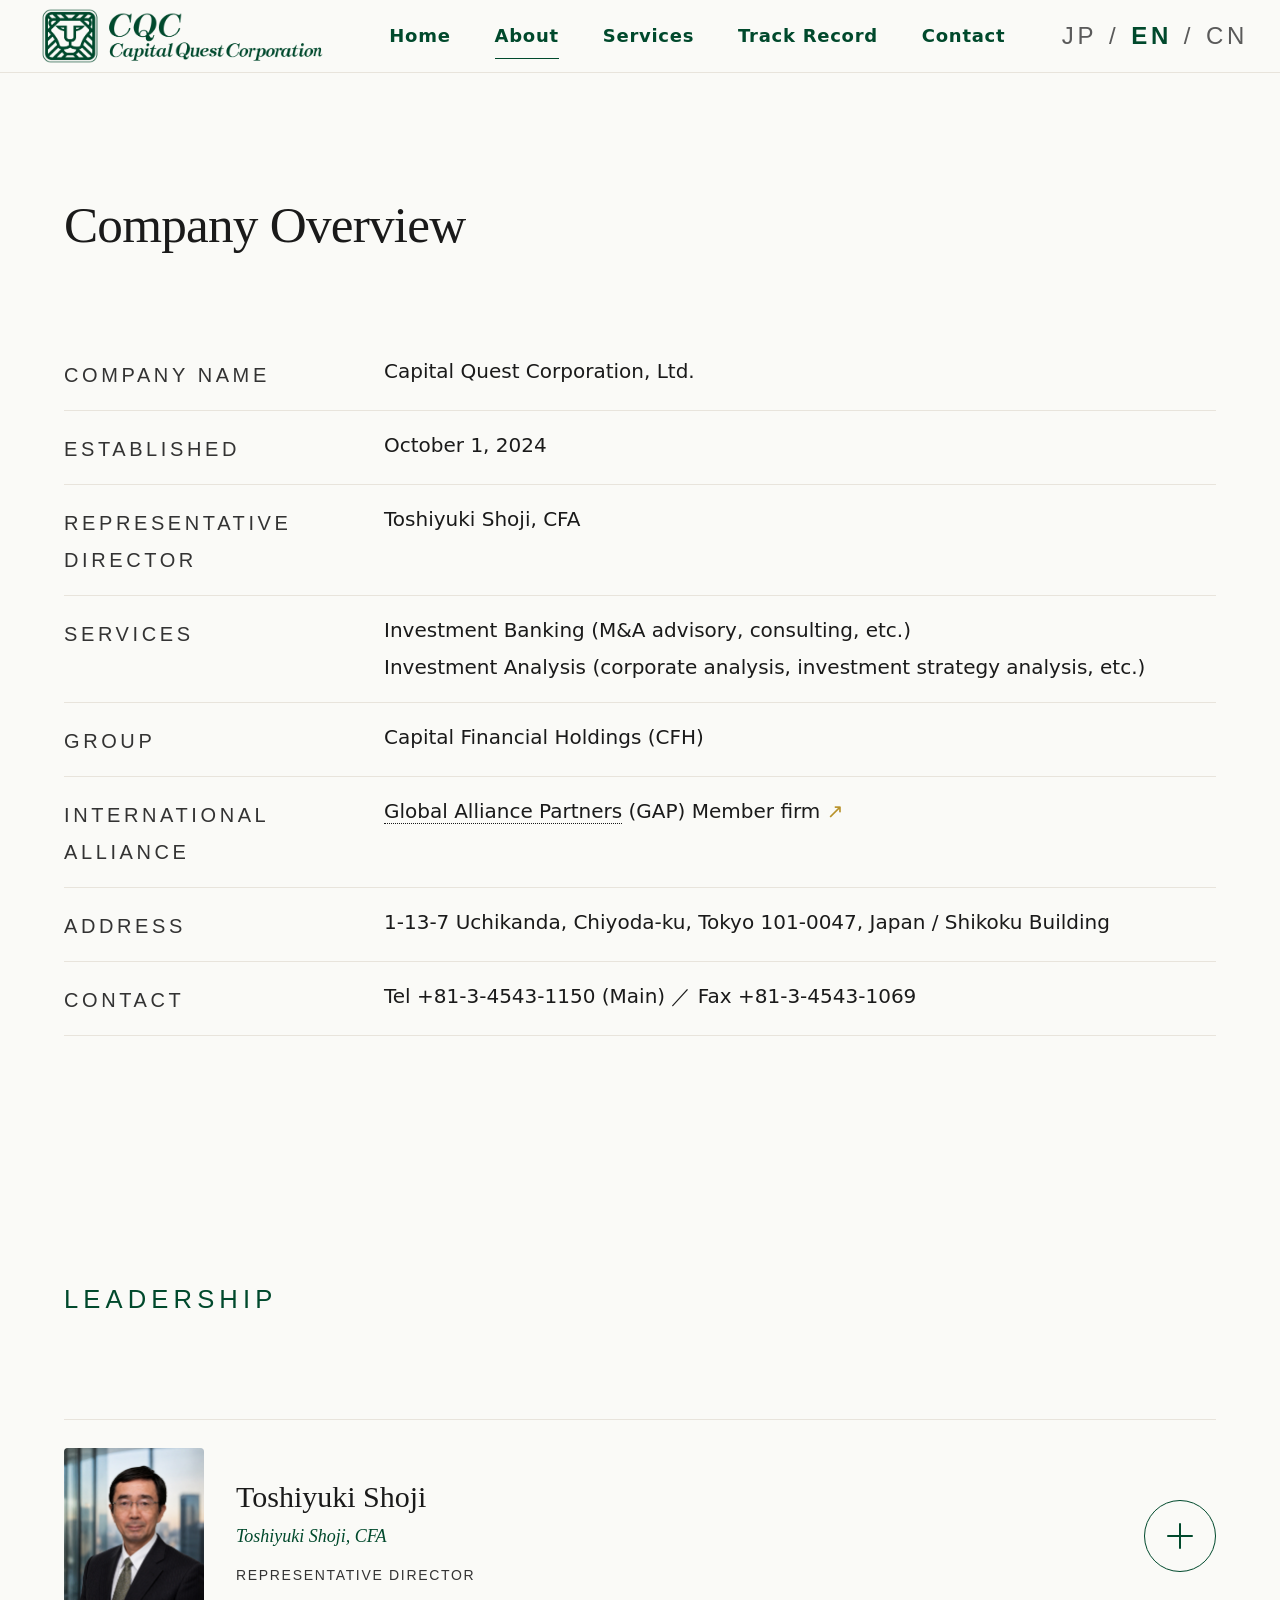
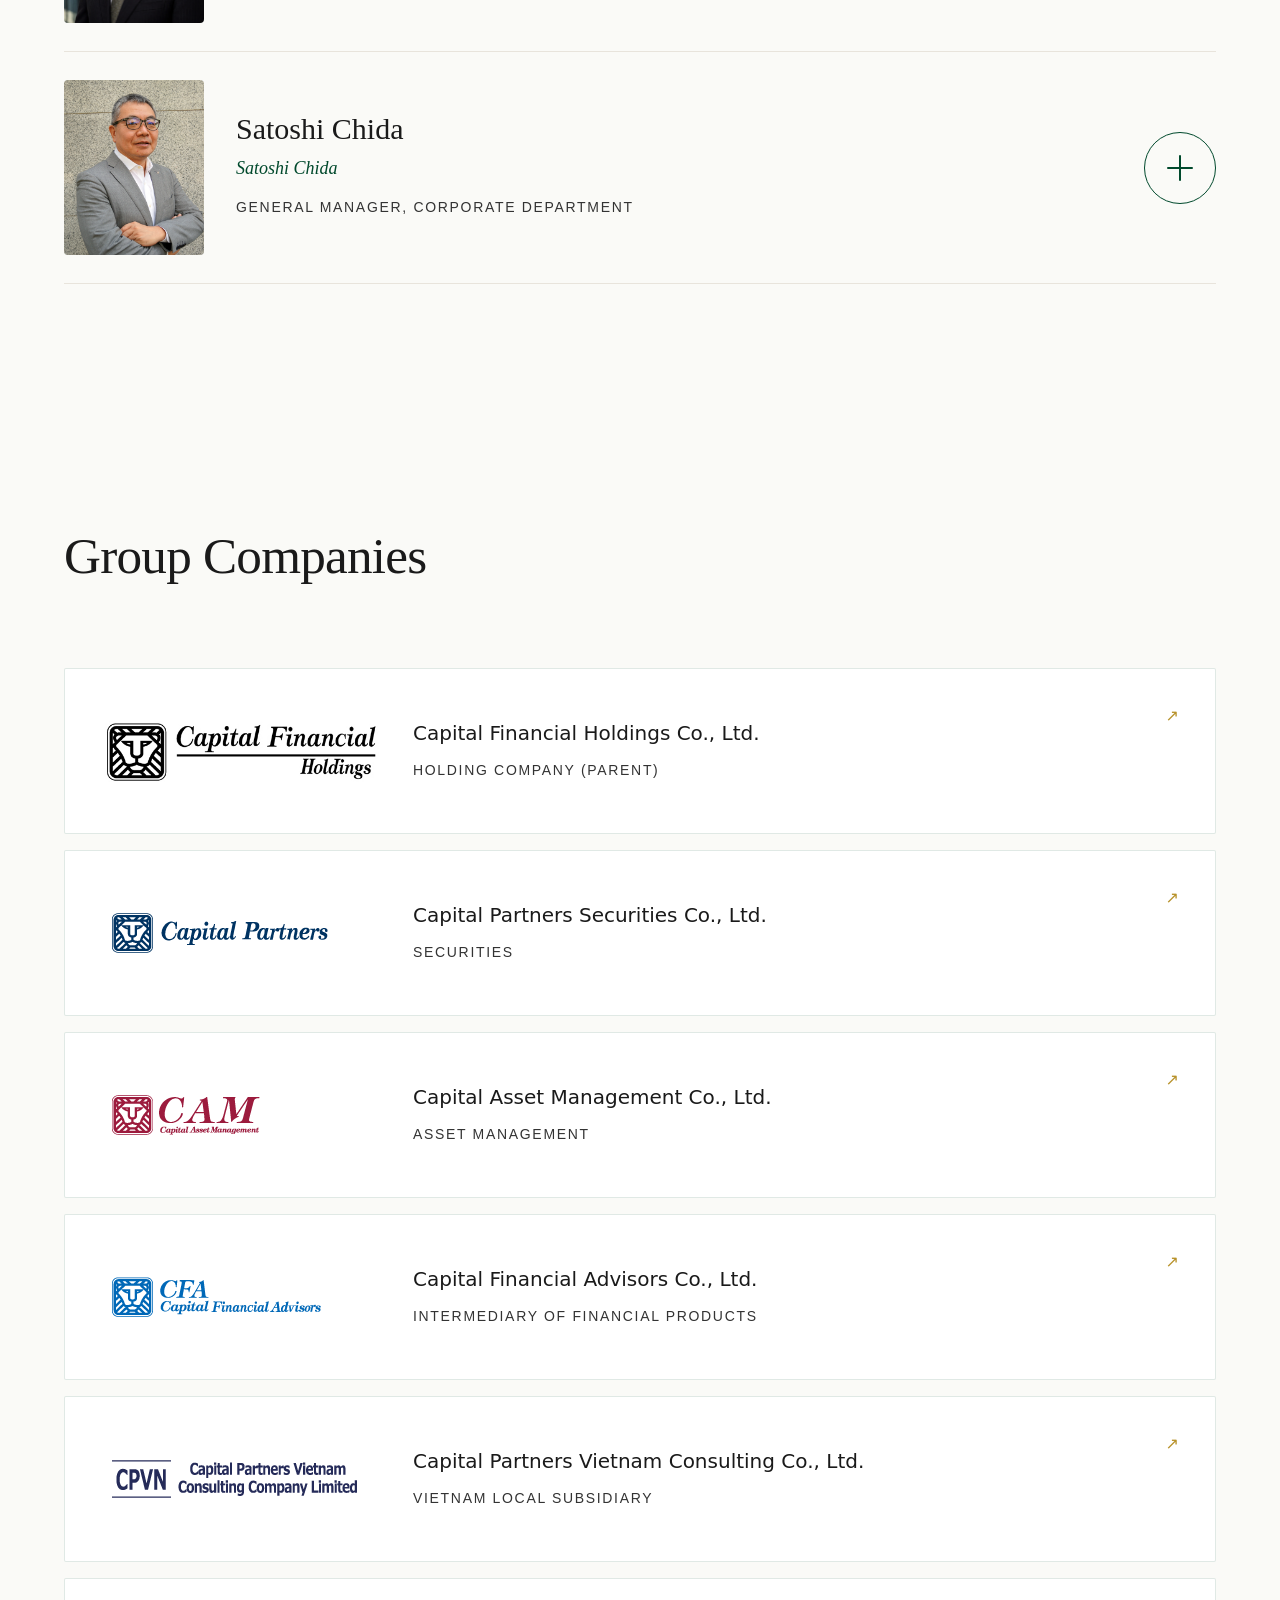
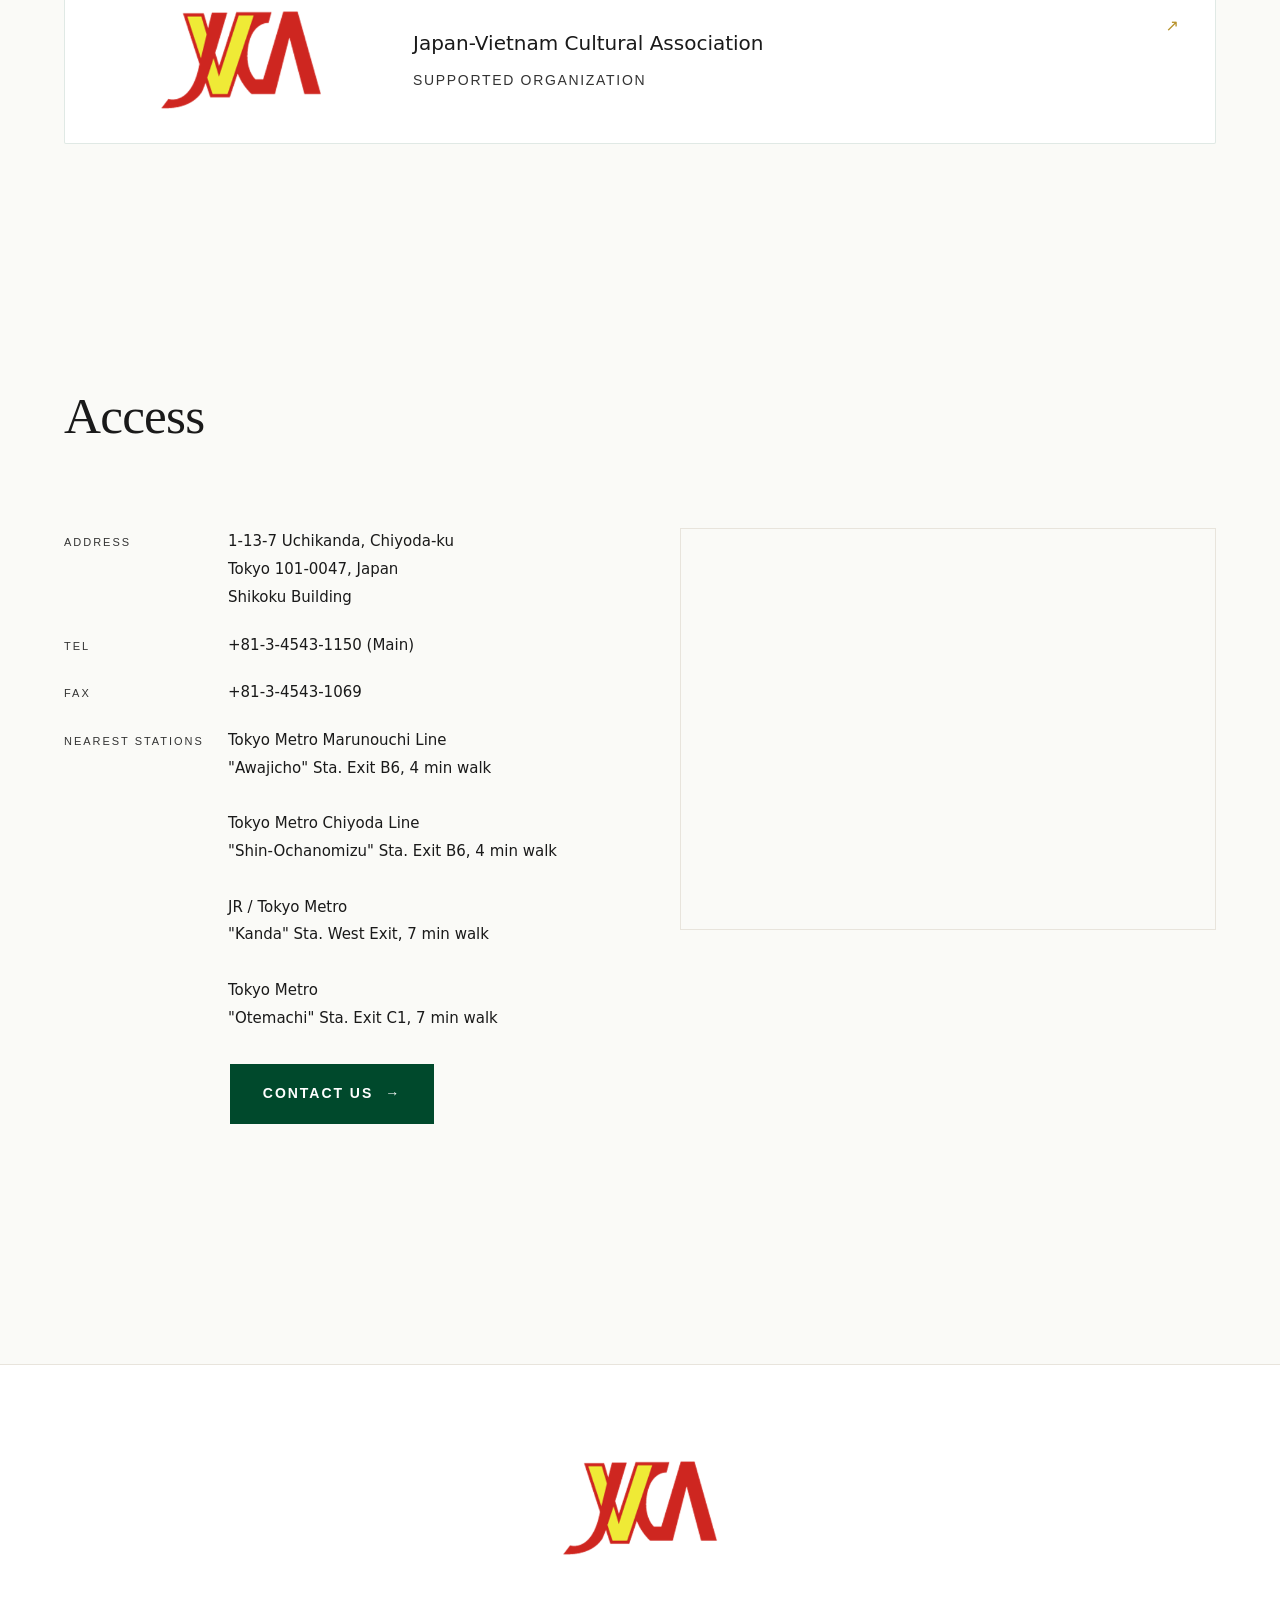
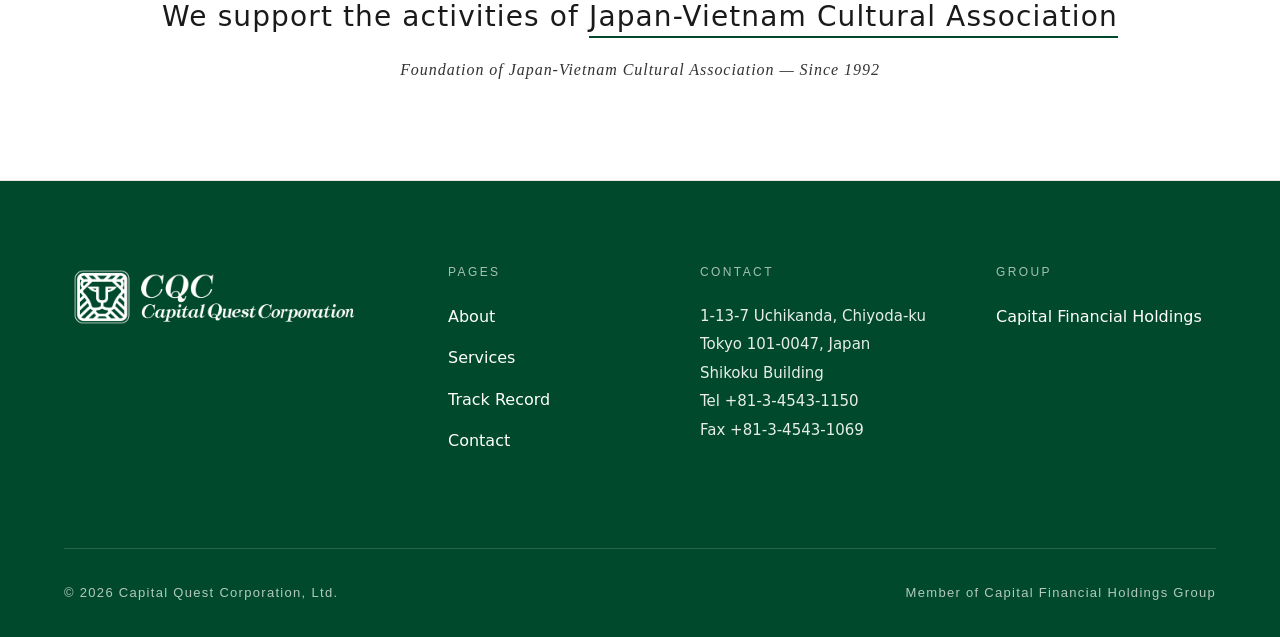
<file: en/about.html>
<!DOCTYPE html>
<html lang="en">
<head>
<!-- Google tag (gtag.js) -->
<script async src="https://www.googletagmanager.com/gtag/js?id=G-7T0EGRR7GF"></script>
<script>
  window.dataLayer = window.dataLayer || [];
  function gtag(){dataLayer.push(arguments);}
  gtag('js', new Date());

  gtag('config', 'G-7T0EGRR7GF');
</script>
<meta charset="UTF-8">
<meta name="viewport" content="width=device-width, initial-scale=1">
<title>About | Capital Quest Corporation, Ltd.</title>
<meta name="description" content="About Capital Quest Corporation, Ltd. — corporate overview, position within Capital Financial Holdings (CFH) Group, and history.">
<link rel="canonical" href="https://www.capital-qc.co.jp/en/about.html">
<!-- Favicon Start -->
<link rel="icon" type="image/png" href="/assets/logo/favicon/favicon-96x96.png" sizes="96x96" />
<link rel="icon" type="image/svg+xml" href="/assets/logo/favicon/favicon.svg" />
<link rel="shortcut icon" href="/assets/logo/favicon/favicon.ico" />
<link rel="apple-touch-icon" sizes="180x180" href="/assets/logo/favicon/apple-touch-icon.png" />
<link rel="manifest" href="/assets/logo/site.webmanifest" />
<!-- Favicon End -->
<link rel="stylesheet" href="/assets/css/style.css?v=20260630b">
</head>
<body>
<header class="site-header">
  <div class="site-header__inner"> <a href="/en/" class="site-logo" aria-label="Capital Quest Corporation, Ltd. - Home"> <img src="../assets/logo/cqc/cqc-logo-transparent.png" alt="Capital Quest Corporation, Ltd."> </a>
    <button class="site-nav-toggle" type="button" aria-label="Open menu" aria-expanded="false" aria-controls="site-nav"> <span class="site-nav-toggle__bar" aria-hidden="true"></span> </button>
    <nav class="site-nav" id="site-nav" aria-label="Global"> <a href="/en/">Home</a> <a href="about.html" class="is-active">About</a> <a href="services.html">Services</a> <a href="track-record.html">Track Record</a> <a href="mailto:info@capital-qc.co.jp?subject=Capital%20Quest%20Corporation%20Inquiry%20via%20Website">Contact</a> </nav>
    <div class="site-nav__lang" aria-label="Language switcher"> <a href="/about.html">JP</a> <span aria-hidden="true">/</span> <span class="is-active">EN</span> <span aria-hidden="true">/</span> <a href="/cn/about.html">CN</a> </div>
  </div>
</header>
<main> 
  
  
  <!-- Company Overview Table -->
  <section class="section">
    <div class="container">
      <div class="section-header">
        <h2 class="h2">Company Overview</h2>
      </div>
      <table class="about-table">
        <tbody>
          <tr>
            <th>Company Name</th>
            <td>Capital Quest Corporation, Ltd.</td>
          </tr>
          <tr>
            <th>Established</th>
            <td>October 1, 2024</td>
          </tr>
          <tr>
            <th>Representative Director</th>
            <td>Toshiyuki Shoji, CFA</td>
          </tr>
          <tr>
            <th>Services</th>
            <td>Investment Banking (M&amp;A advisory, consulting, etc.)<br>
              Investment Analysis (corporate analysis, investment strategy analysis, etc.)</td>
          </tr>
          <tr>
            <th>Group</th>
            <td>Capital Financial Holdings (CFH)</td>
          </tr>
          <tr>
            <th>International Alliance</th>
            <td><a href="https://globalalliancepartners.com/gap-members/" target="_blank" rel="noopener noreferrer" class="gap-link">Global Alliance Partners</a> (GAP) Member firm <span class="arrow" aria-hidden="true" style="color: var(--c-gold);">↗</span></td>
          </tr>
          <tr>
            <th>Address</th>
            <td>1-13-7 Uchikanda, Chiyoda-ku, Tokyo 101-0047, Japan / Shikoku Building</td>
          </tr>
          <tr>
            <th>Contact</th>
            <td>Tel +81-3-4543-1150 (Main) ／ Fax +81-3-4543-1069</td>
          </tr>
        </tbody>
      </table>
    </div>
  </section>
  
  
  
    <!-- Leadership -->
  <section class="section">
    <div class="container">
      <div class="section-header"> <span class="eyebrow">Leadership</span> </div>
      <div class="people-list">
        <details class="person-card">
          <summary class="person-card__summary">
            <div class="person-card__photo"> <img src="../assets/img/team/shoji.png" alt="Toshiyuki Shoji"> </div>
            <div class="person-card__head">
              <div class="person-card__name">Toshiyuki Shoji</div>
              <span class="person-card__name-en">Toshiyuki Shoji, CFA</span> <span class="person-card__title">Representative Director</span> </div>
            <span class="person-card__toggle" aria-hidden="true"></span> </summary>
          <div class="person-card__expanded">
            <p class="person-card__bio">Graduated from the University of Tokyo, Faculty of Law; Michigan MBA; CFA charterholder. Spent 23 years at Nomura Securities (including 8 years in New York), engaged in investment banking, real estate finance and investment, and principal investment. He then joined Rakuten, MA Platform (Mori Trust Group), and Tokai Tokyo Securities before joining CQC. Well-versed in M&amp;A advisory, principal investment, and real estate securitization (REITs, CMBS), he serves as CQC&#39;s head of execution, structuring deals from both buyer and seller perspectives.</p>
          </div>
        </details>
        <details class="person-card">
          <summary class="person-card__summary">
            <div class="person-card__photo"> <img src="../assets/img/team/chida.jpg?v=2" alt="Satoshi Chida"> </div>
            <div class="person-card__head">
              <div class="person-card__name">Satoshi Chida</div>
              <span class="person-card__name-en">Satoshi Chida</span> <span class="person-card__title">General Manager, Corporate Department</span> </div>
            <span class="person-card__toggle" aria-hidden="true"></span> </summary>
          <div class="person-card__expanded">
            <p class="person-card__bio">Graduated from Tohoku University, Faculty of Economics. Joined Nomura Securities in 1990. After training at Bank of America, Wachovia (now Wells Fargo), and the Bank of New York, he served as Branch Manager of the Machida Branch, General Manager of the Product Planning Department, Branch Manager of the Nagoya Ekimae Branch, Executive Officer at Nomura Asset Management, and Executive Senior Fellow at Nomura Asset Management&#39;s Research Center. He became Senior Managing Executive Officer of Capital Partners Securities (CPS) in May 2023, Director in June 2023, and Representative Director &amp; Deputy President in June 2024. Member of the Nagoya-Meieki Rotary Club.</p>
          </div>
        </details>
      </div>
    </div>
  </section>
  <!-- Group Related Companies -->
  <section class="section">
    <div class="container">
      <div class="section-header">
        <h2 class="h2">Group Companies</h2>
      </div>
      <div class="group-cards"> <a href="http://www.cfhd.co.jp/" target="_blank" rel="noopener noreferrer" class="group-card">
        <div class="group-card__logo"><img src="../assets/img/group/cfh.png" alt="Capital Financial Holdings"></div>
        <div class="group-card__body"> <span class="group-card__name">Capital Financial Holdings Co., Ltd.</span> <span class="group-card__role">Holding company (parent)</span> </div>
        <span class="group-card__arrow" aria-hidden="true">↗</span> </a> <a href="https://www.capital.co.jp/" target="_blank" rel="noopener noreferrer" class="group-card">
        <div class="group-card__logo"><img src="../assets/img/group/cps.png" alt="Capital Partners Securities"></div>
        <div class="group-card__body"> <span class="group-card__name">Capital Partners Securities Co., Ltd.</span> <span class="group-card__role">Securities</span> </div>
        <span class="group-card__arrow" aria-hidden="true">↗</span> </a> <a href="https://www.capital-am.co.jp/" target="_blank" rel="noopener noreferrer" class="group-card">
        <div class="group-card__logo"><img src="../assets/img/group/cam.png" alt="Capital Asset Management"></div>
        <div class="group-card__body"> <span class="group-card__name">Capital Asset Management Co., Ltd.</span> <span class="group-card__role">Asset management</span> </div>
        <span class="group-card__arrow" aria-hidden="true">↗</span> </a> <a href="http://capital-fa.co.jp/" target="_blank" rel="noopener noreferrer" class="group-card">
        <div class="group-card__logo"><img src="../assets/img/group/cfa.png" alt="Capital Financial Advisors"></div>
        <div class="group-card__body"> <span class="group-card__name">Capital Financial Advisors Co., Ltd.</span> <span class="group-card__role">Intermediary of financial products</span> </div>
        <span class="group-card__arrow" aria-hidden="true">↗</span> </a> <a href="http://cpvn.com.vn/jp/" target="_blank" rel="noopener noreferrer" class="group-card">
        <div class="group-card__logo"><img src="../assets/img/group/cpvn.png" alt="Capital Partners Vietnam"></div>
        <div class="group-card__body"> <span class="group-card__name">Capital Partners Vietnam Consulting Co., Ltd.</span> <span class="group-card__role">Vietnam local subsidiary</span> </div>
        <span class="group-card__arrow" aria-hidden="true">↗</span> </a> <a href="https://www.jvca.or.jp/" target="_blank" rel="noopener noreferrer" class="group-card">
        <div class="group-card__logo"><img src="../assets/img/group/jvca.png" alt="JVCA"></div>
        <div class="group-card__body"> <span class="group-card__name">Japan-Vietnam Cultural Association</span> <span class="group-card__role">Supported organization</span> </div>
        <span class="group-card__arrow" aria-hidden="true">↗</span> </a> </div>
    </div>
  </section>
  
  
  
  <!-- ACCESS -->
  <section class="access" aria-labelledby="access-h">
    <div class="container">
      <div class="section-header">
        <h2 id="access-h">Access</h2>
      </div>
      <div class="access__grid">
        <div class="access__info">
          <dl>
            <dt>Address</dt>
            <dd>1-13-7 Uchikanda, Chiyoda-ku<br>
              Tokyo 101-0047, Japan<br>
              Shikoku Building</dd>
            <dt>Tel</dt>
            <dd>+81-3-4543-1150 (Main)</dd>
            <dt>Fax</dt>
            <dd>+81-3-4543-1069</dd>
            <dt>Nearest stations</dt>
            <dd>Tokyo Metro Marunouchi Line<br>
              "Awajicho" Sta. Exit B6, 4 min walk<br>
              <br>
              Tokyo Metro Chiyoda Line<br>
              "Shin-Ochanomizu" Sta. Exit B6, 4 min walk<br>
              <br>
              JR / Tokyo Metro<br>
              "Kanda" Sta. West Exit, 7 min walk<br>
              <br>
              Tokyo Metro<br>
              "Otemachi" Sta. Exit C1, 7 min walk</dd>
          </dl>
          <a href="mailto:info@capital-qc.co.jp" class="access__contact-btn"> Contact us <span class="arrow" aria-hidden="true">→</span> </a> </div>
        <div class="access__map">
          <iframe
            src="https://maps.google.com/maps?q=%E6%9D%B1%E4%BA%AC%E9%83%BD%E5%8D%83%E4%BB%A3%E7%94%B0%E5%8C%BA%E5%86%85%E7%A5%9E%E7%94%B01-13-7&t=&z=17&ie=UTF8&iwloc=&output=embed"
            width="100%" height="100%" frameborder="0" style="border:0"
            loading="lazy" referrerpolicy="no-referrer-when-downgrade"
            title="Capital Quest Corporation, Ltd. — 1-13-7 Uchikanda, Chiyoda-ku, Tokyo, Shikoku Building"></iframe>
        </div>
      </div>
    </div>
  </section>
</main>

<!-- JVCA Support Section -->
<section class="site-support" aria-label="JVCA support">
  <div class="container">
    <div class="site-support__inner">
      <div class="site-support__logo"> <img src="../assets/img/group/jvca.png" alt="JVCA — Japan-Vietnam Cultural Association"> </div>
      <div class="site-support__text">
        <p class="site-support__line">We support the activities of <a href="https://www.jvca.or.jp/" target="_blank" rel="noopener noreferrer">Japan-Vietnam Cultural Association</a></p>
        <p class="site-support__since">Foundation of Japan-Vietnam Cultural Association — Since 1992</p>
      </div>
    </div>
  </div>
</section>
<footer class="site-footer">
  <div class="container">
    <div class="site-footer__grid">
      <div class="site-footer__brand"> <img src="../assets/logo/cqc/cqc-logo-white.png" alt="Capital Quest Corporation, Ltd."> </div>
      <div class="site-footer__col">
        <h4>Pages</h4>
        <ul>
          <li><a href="about.html">About</a></li>
          <li><a href="services.html">Services</a></li>
          <li><a href="track-record.html">Track Record</a></li>
          
          <li><a href="mailto:info@capital-qc.co.jp?subject=Capital%20Quest%20Corporation%20Inquiry%20via%20Website">Contact</a></li>
        </ul>
      </div>
      <div class="site-footer__col">
        <h4>Contact</h4>
        <address>
        1-13-7 Uchikanda, Chiyoda-ku<br>
        Tokyo 101-0047, Japan<br>
        Shikoku Building<br>
        Tel +81-3-4543-1150<br>
        Fax +81-3-4543-1069
        </address>
      </div>
      <div class="site-footer__col">
        <h4>Group</h4>
        <ul>
          <li>Capital Financial Holdings</li>
        </ul>
      </div>
    </div>
    <div class="site-footer__bottom"> <span>&copy; 2026 Capital Quest Corporation, Ltd.</span> <span>Member of Capital Financial Holdings Group</span> </div>
  </div>
</footer>
<script src="../assets/js/site.js?v=20260513a" defer></script>
</body>
</html>
</file>
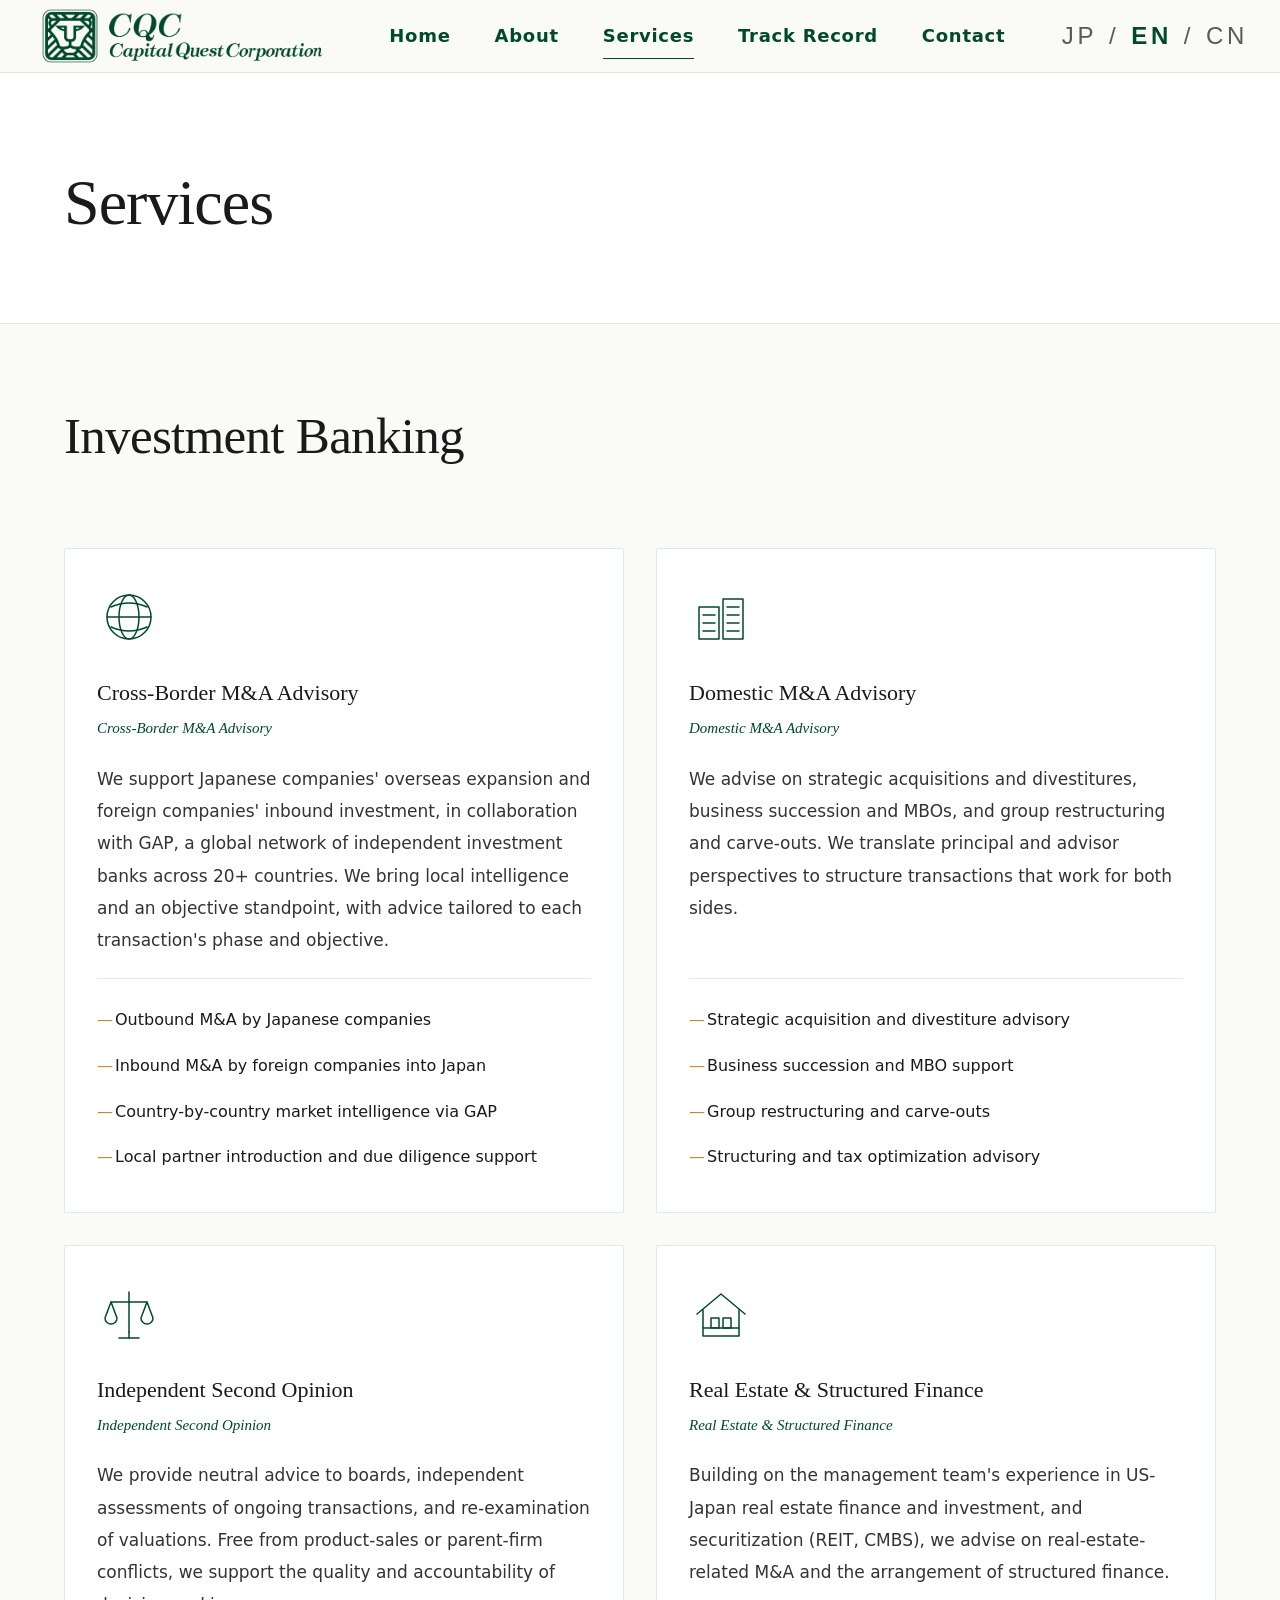
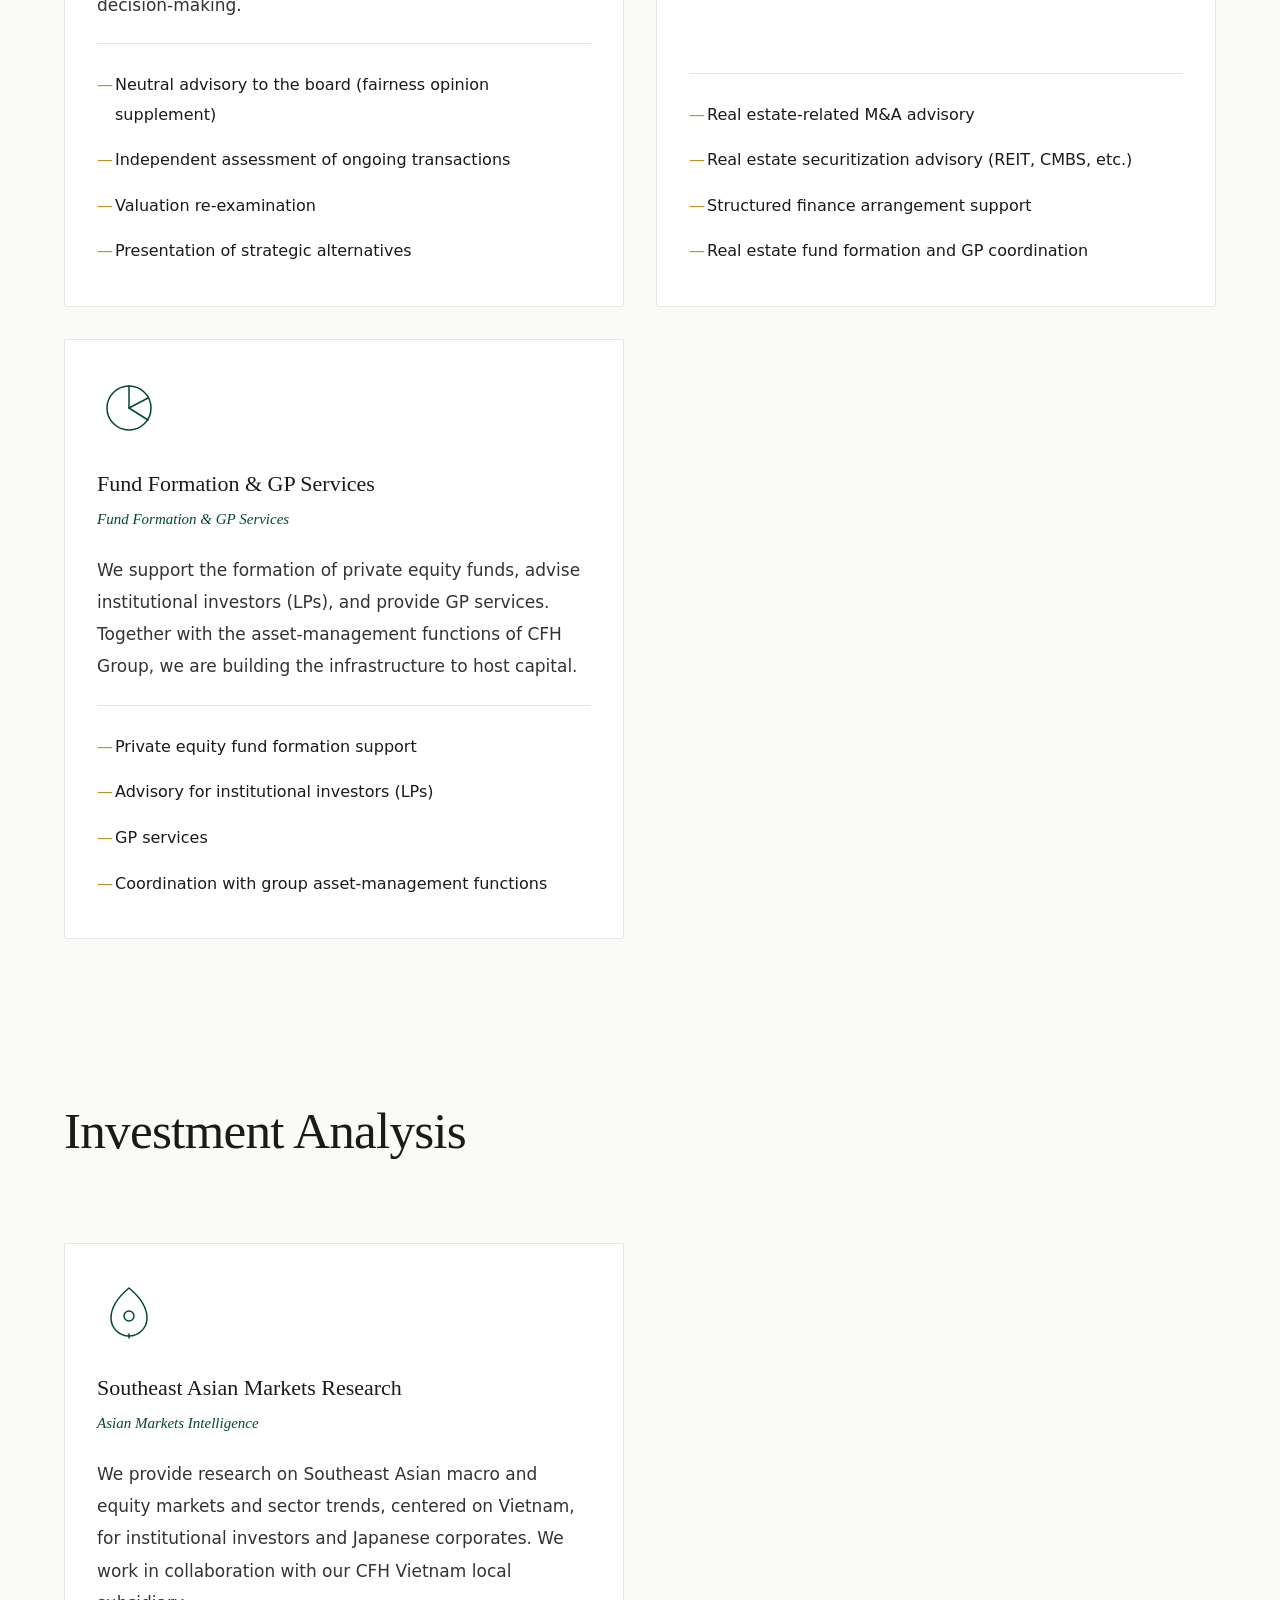
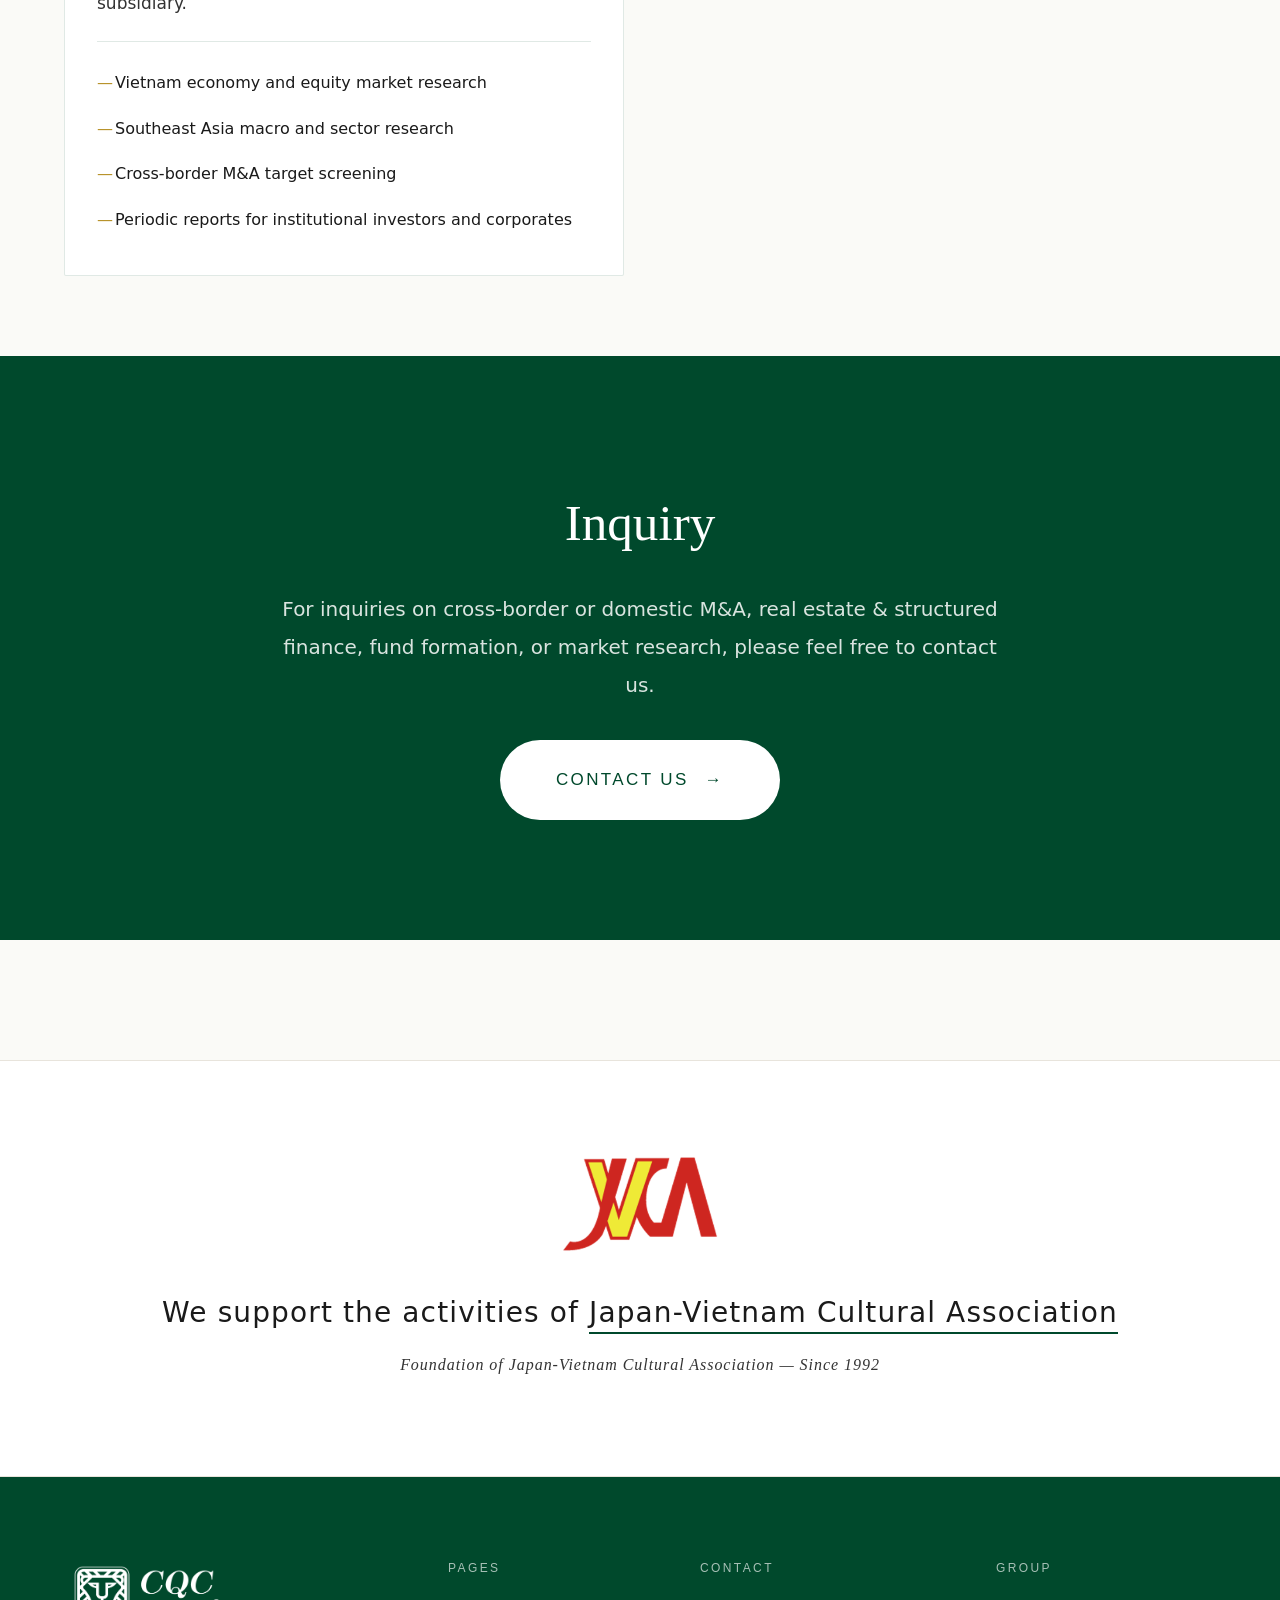
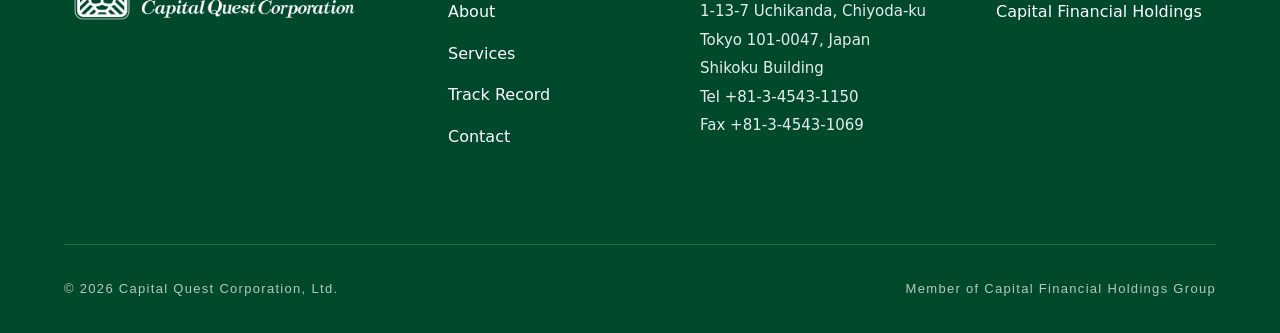
<file: en/services.html>
<!DOCTYPE html>
<html lang="en">
<head>
<!-- Google tag (gtag.js) -->
<script async src="https://www.googletagmanager.com/gtag/js?id=G-7T0EGRR7GF"></script>
<script>
  window.dataLayer = window.dataLayer || [];
  function gtag(){dataLayer.push(arguments);}
  gtag('js', new Date());

  gtag('config', 'G-7T0EGRR7GF');
</script>
<meta charset="UTF-8">
<meta name="viewport" content="width=device-width, initial-scale=1">
<title>Services | Capital Quest Corporation, Ltd.</title>
<meta name="description" content="Investment Banking (Cross-border M&A, Domestic M&A, Independent Valuation, Real Estate & Structured Finance, Fund Formation) and Investment Analysis (Investment Strategy Analysis, Southeast Asian Markets Research).">
<link rel="canonical" href="https://www.capital-qc.co.jp/en/services.html">
<!-- Favicon Start -->
<link rel="icon" type="image/png" href="/assets/logo/favicon/favicon-96x96.png" sizes="96x96" />
<link rel="icon" type="image/svg+xml" href="/assets/logo/favicon/favicon.svg" />
<link rel="shortcut icon" href="/assets/logo/favicon/favicon.ico" />
<link rel="apple-touch-icon" sizes="180x180" href="/assets/logo/favicon/apple-touch-icon.png" />
<link rel="manifest" href="/assets/logo/site.webmanifest" />
<!-- Favicon End -->
<link rel="stylesheet" href="/assets/css/style.css?v=20260630b">
</head>
<body>
<header class="site-header">
  <div class="site-header__inner"> <a href="/en/" class="site-logo" aria-label="Capital Quest Corporation, Ltd. - Home"> <img src="../assets/logo/cqc/cqc-logo-transparent.png" alt="Capital Quest Corporation, Ltd."> </a>
    <button class="site-nav-toggle" type="button" aria-label="Open menu" aria-expanded="false" aria-controls="site-nav"> <span class="site-nav-toggle__bar" aria-hidden="true"></span> </button>
    <nav class="site-nav" id="site-nav" aria-label="Global"> <a href="/en/">Home</a> <a href="about.html">About</a> <a href="services.html" class="is-active">Services</a> <a href="track-record.html">Track Record</a> <a href="mailto:info@capital-qc.co.jp?subject=Capital%20Quest%20Corporation%20Inquiry%20via%20Website">Contact</a> </nav>
    <div class="site-nav__lang" aria-label="Language switcher"> <a href="/services.html">JP</a> <span aria-hidden="true">/</span> <span class="is-active">EN</span> <span aria-hidden="true">/</span> <a href="/cn/services.html">CN</a> </div>
  </div>
</header>
<main>
  <section class="page-hero">
    <div class="container">
      <h1>Services</h1>
    </div>
  </section>
  
  <!-- Investment Banking (5 areas) -->
  <section class="pillar-section">
    <div class="container">
      <div class="section-header">
        <h2 class="h2">Investment Banking</h2>
      </div>
      <div class="pillar-grid">
        <article class="pillar-card">
          <div class="pillar-card__icon" aria-hidden="true">
            <svg viewBox="0 0 64 64" fill="none" stroke="currentColor" stroke-width="1.5" stroke-linecap="round" stroke-linejoin="round">
              <circle cx="32" cy="32" r="22"/>
              <ellipse cx="32" cy="32" rx="10" ry="22"/>
              <line x1="10" y1="32" x2="54" y2="32"/>
              <path d="M14 22 Q32 14 50 22"/>
              <path d="M14 42 Q32 50 50 42"/>
            </svg>
          </div>
          <h2 class="pillar-card__title">Cross-Border M&amp;A Advisory</h2>
          <span class="pillar-card__title-en">Cross-Border M&amp;A Advisory</span>
          <p class="pillar-card__lead jp-justify">We support Japanese companies' overseas expansion and foreign companies' inbound investment, in collaboration with GAP, a global network of independent investment banks across 20+ countries. We bring local intelligence and an objective standpoint, with advice tailored to each transaction's phase and objective.</p>
          <ul class="pillar-card__sub">
            <li>Outbound M&amp;A by Japanese companies</li>
            <li>Inbound M&amp;A by foreign companies into Japan</li>
            <li>Country-by-country market intelligence via GAP</li>
            <li>Local partner introduction and due diligence support</li>
          </ul>
        </article>
        <article class="pillar-card">
          <div class="pillar-card__icon" aria-hidden="true">
            <svg viewBox="0 0 64 64" fill="none" stroke="currentColor" stroke-width="1.5" stroke-linecap="round" stroke-linejoin="round">
              <rect x="10" y="22" width="20" height="32"/>
              <rect x="34" y="14" width="20" height="40"/>
              <line x1="14" y1="30" x2="26" y2="30"/>
              <line x1="14" y1="38" x2="26" y2="38"/>
              <line x1="14" y1="46" x2="26" y2="46"/>
              <line x1="38" y1="22" x2="50" y2="22"/>
              <line x1="38" y1="30" x2="50" y2="30"/>
              <line x1="38" y1="38" x2="50" y2="38"/>
              <line x1="38" y1="46" x2="50" y2="46"/>
            </svg>
          </div>
          <h2 class="pillar-card__title">Domestic M&amp;A Advisory</h2>
          <span class="pillar-card__title-en">Domestic M&amp;A Advisory</span>
          <p class="pillar-card__lead jp-justify">We advise on strategic acquisitions and divestitures, business succession and MBOs, and group restructuring and carve-outs. We translate principal and advisor perspectives to structure transactions that work for both sides.</p>
          <ul class="pillar-card__sub">
            <li>Strategic acquisition and divestiture advisory</li>
            <li>Business succession and MBO support</li>
            <li>Group restructuring and carve-outs</li>
            <li>Structuring and tax optimization advisory</li>
          </ul>
        </article>
        <article class="pillar-card">
          <div class="pillar-card__icon" aria-hidden="true">
            <svg viewBox="0 0 64 64" fill="none" stroke="currentColor" stroke-width="1.5" stroke-linecap="round" stroke-linejoin="round">
              <line x1="32" y1="10" x2="32" y2="50"/>
              <line x1="22" y1="56" x2="42" y2="56"/>
              <line x1="32" y1="50" x2="32" y2="56"/>
              <line x1="14" y1="20" x2="50" y2="20"/>
              <path d="M14 20 L8 36 A6 6 0 0 0 20 36 Z"/>
              <path d="M50 20 L44 36 A6 6 0 0 0 56 36 Z"/>
            </svg>
          </div>
          <h2 class="pillar-card__title">Independent Second Opinion</h2>
          <span class="pillar-card__title-en">Independent Second Opinion</span>
          <p class="pillar-card__lead jp-justify">We provide neutral advice to boards, independent assessments of ongoing transactions, and re-examination of valuations. Free from product-sales or parent-firm conflicts, we support the quality and accountability of decision-making.</p>
          <ul class="pillar-card__sub">
            <li>Neutral advisory to the board (fairness opinion supplement)</li>
            <li>Independent assessment of ongoing transactions</li>
            <li>Valuation re-examination</li>
            <li>Presentation of strategic alternatives</li>
          </ul>
        </article>
        <article class="pillar-card">
          <div class="pillar-card__icon" aria-hidden="true">
            <svg viewBox="0 0 64 64" fill="none" stroke="currentColor" stroke-width="1.5" stroke-linecap="round" stroke-linejoin="round">
              <polyline points="8,32 32,12 56,32"/>
              <polyline points="14,28 14,54 50,54 50,28"/>
              <rect x="22" y="36" width="8" height="10"/>
              <rect x="34" y="36" width="8" height="10"/>
              <line x1="14" y1="46" x2="50" y2="46"/>
            </svg>
          </div>
          <h2 class="pillar-card__title">Real Estate &amp; Structured Finance</h2>
          <span class="pillar-card__title-en">Real Estate &amp; Structured Finance</span>
          <p class="pillar-card__lead jp-justify">Building on the management team's experience in US-Japan real estate finance and investment, and securitization (REIT, CMBS), we advise on real-estate-related M&amp;A and the arrangement of structured finance.</p>
          <ul class="pillar-card__sub">
            <li>Real estate-related M&amp;A advisory</li>
            <li>Real estate securitization advisory (REIT, CMBS, etc.)</li>
            <li>Structured finance arrangement support</li>
            <li>Real estate fund formation and GP coordination</li>
          </ul>
        </article>
        <article class="pillar-card">
          <div class="pillar-card__icon" aria-hidden="true">
            <svg viewBox="0 0 64 64" fill="none" stroke="currentColor" stroke-width="1.5" stroke-linecap="round" stroke-linejoin="round">
              <circle cx="32" cy="32" r="22"/>
              <line x1="32" y1="10" x2="32" y2="32"/>
              <line x1="32" y1="32" x2="51" y2="22"/>
              <line x1="32" y1="32" x2="51" y2="44"/>
            </svg>
          </div>
          <h2 class="pillar-card__title">Fund Formation &amp; GP Services</h2>
          <span class="pillar-card__title-en">Fund Formation &amp; GP Services</span>
          <p class="pillar-card__lead jp-justify">We support the formation of private equity funds, advise institutional investors (LPs), and provide GP services. Together with the asset-management functions of CFH Group, we are building the infrastructure to host capital.</p>
          <ul class="pillar-card__sub">
            <li>Private equity fund formation support</li>
            <li>Advisory for institutional investors (LPs)</li>
            <li>GP services</li>
            <li>Coordination with group asset-management functions</li>
          </ul>
        </article>
      </div>
    </div>
  </section>
  
  <!-- Investment Analysis (2 areas) -->
  <section class="pillar-section">
    <div class="container">
      <div class="section-header">
        <h2 class="h2">Investment Analysis</h2>
      </div>
      <div class="pillar-grid">
        <article class="pillar-card">
          <div class="pillar-card__icon" aria-hidden="true">
            <svg viewBox="0 0 64 64" fill="none" stroke="currentColor" stroke-width="1.5" stroke-linecap="round" stroke-linejoin="round">
              <path d="M32 8 C20 18 14 28 14 38 a18 18 0 0 0 36 0 C50 28 44 18 32 8 Z"/>
              <circle cx="32" cy="36" r="5"/>
              <line x1="32" y1="54" x2="32" y2="58"/>
            </svg>
          </div>
          <h2 class="pillar-card__title">Southeast Asian Markets Research</h2>
          <span class="pillar-card__title-en">Asian Markets Intelligence</span>
          <p class="pillar-card__lead jp-justify">We provide research on Southeast Asian macro and equity markets and sector trends, centered on Vietnam, for institutional investors and Japanese corporates. We work in collaboration with our CFH Vietnam local subsidiary.</p>
          <ul class="pillar-card__sub">
            <li>Vietnam economy and equity market research</li>
            <li>Southeast Asia macro and sector research</li>
            <li>Cross-border M&amp;A target screening</li>
            <li>Periodic reports for institutional investors and corporates</li>
          </ul>
        </article>
      </div>
    </div>
  </section>
  
  <!-- CTA -->
  <section class="services-cta-section">
    <div class="container services-cta-section__inner">
      <h2 class="services-cta-section__title">Inquiry</h2>
      <p class="services-cta-section__lead">For inquiries on cross-border or domestic M&amp;A, real estate &amp; structured finance, fund formation, or market research, please feel free to contact us.</p>
      <a href="mailto:info@capital-qc.co.jp" class="services-cta-button">Contact us <span aria-hidden="true">→</span></a> </div>
  </section>
</main>

<!-- JVCA Support Section -->
<section class="site-support" aria-label="JVCA support">
  <div class="container">
    <div class="site-support__inner">
      <div class="site-support__logo"> <img src="../assets/img/group/jvca.png" alt="JVCA — Japan-Vietnam Cultural Association"> </div>
      <div class="site-support__text">
        <p class="site-support__line">We support the activities of <a href="https://www.jvca.or.jp/" target="_blank" rel="noopener noreferrer">Japan-Vietnam Cultural Association</a></p>
        <p class="site-support__since">Foundation of Japan-Vietnam Cultural Association — Since 1992</p>
      </div>
    </div>
  </div>
</section>
<footer class="site-footer">
  <div class="container">
    <div class="site-footer__grid">
      <div class="site-footer__brand"> <img src="../assets/logo/cqc/cqc-logo-white.png" alt="Capital Quest Corporation, Ltd."> </div>
      <div class="site-footer__col">
        <h4>Pages</h4>
        <ul>
          <li><a href="about.html">About</a></li>
          <li><a href="services.html">Services</a></li>
          <li><a href="track-record.html">Track Record</a></li>
          
          <li><a href="mailto:info@capital-qc.co.jp?subject=Capital%20Quest%20Corporation%20Inquiry%20via%20Website">Contact</a></li>
        </ul>
      </div>
      <div class="site-footer__col">
        <h4>Contact</h4>
        <address>
        1-13-7 Uchikanda, Chiyoda-ku<br>
        Tokyo 101-0047, Japan<br>
        Shikoku Building<br>
        Tel +81-3-4543-1150<br>
        Fax +81-3-4543-1069
        </address>
      </div>
      <div class="site-footer__col">
        <h4>Group</h4>
        <ul>
          <li>Capital Financial Holdings</li>
        </ul>
      </div>
    </div>
    <div class="site-footer__bottom"> <span>&copy; 2026 Capital Quest Corporation, Ltd.</span> <span>Member of Capital Financial Holdings Group</span> </div>
  </div>
</footer>
<script src="../assets/js/site.js?v=20260513a" defer></script>
</body>
</html>
</file>
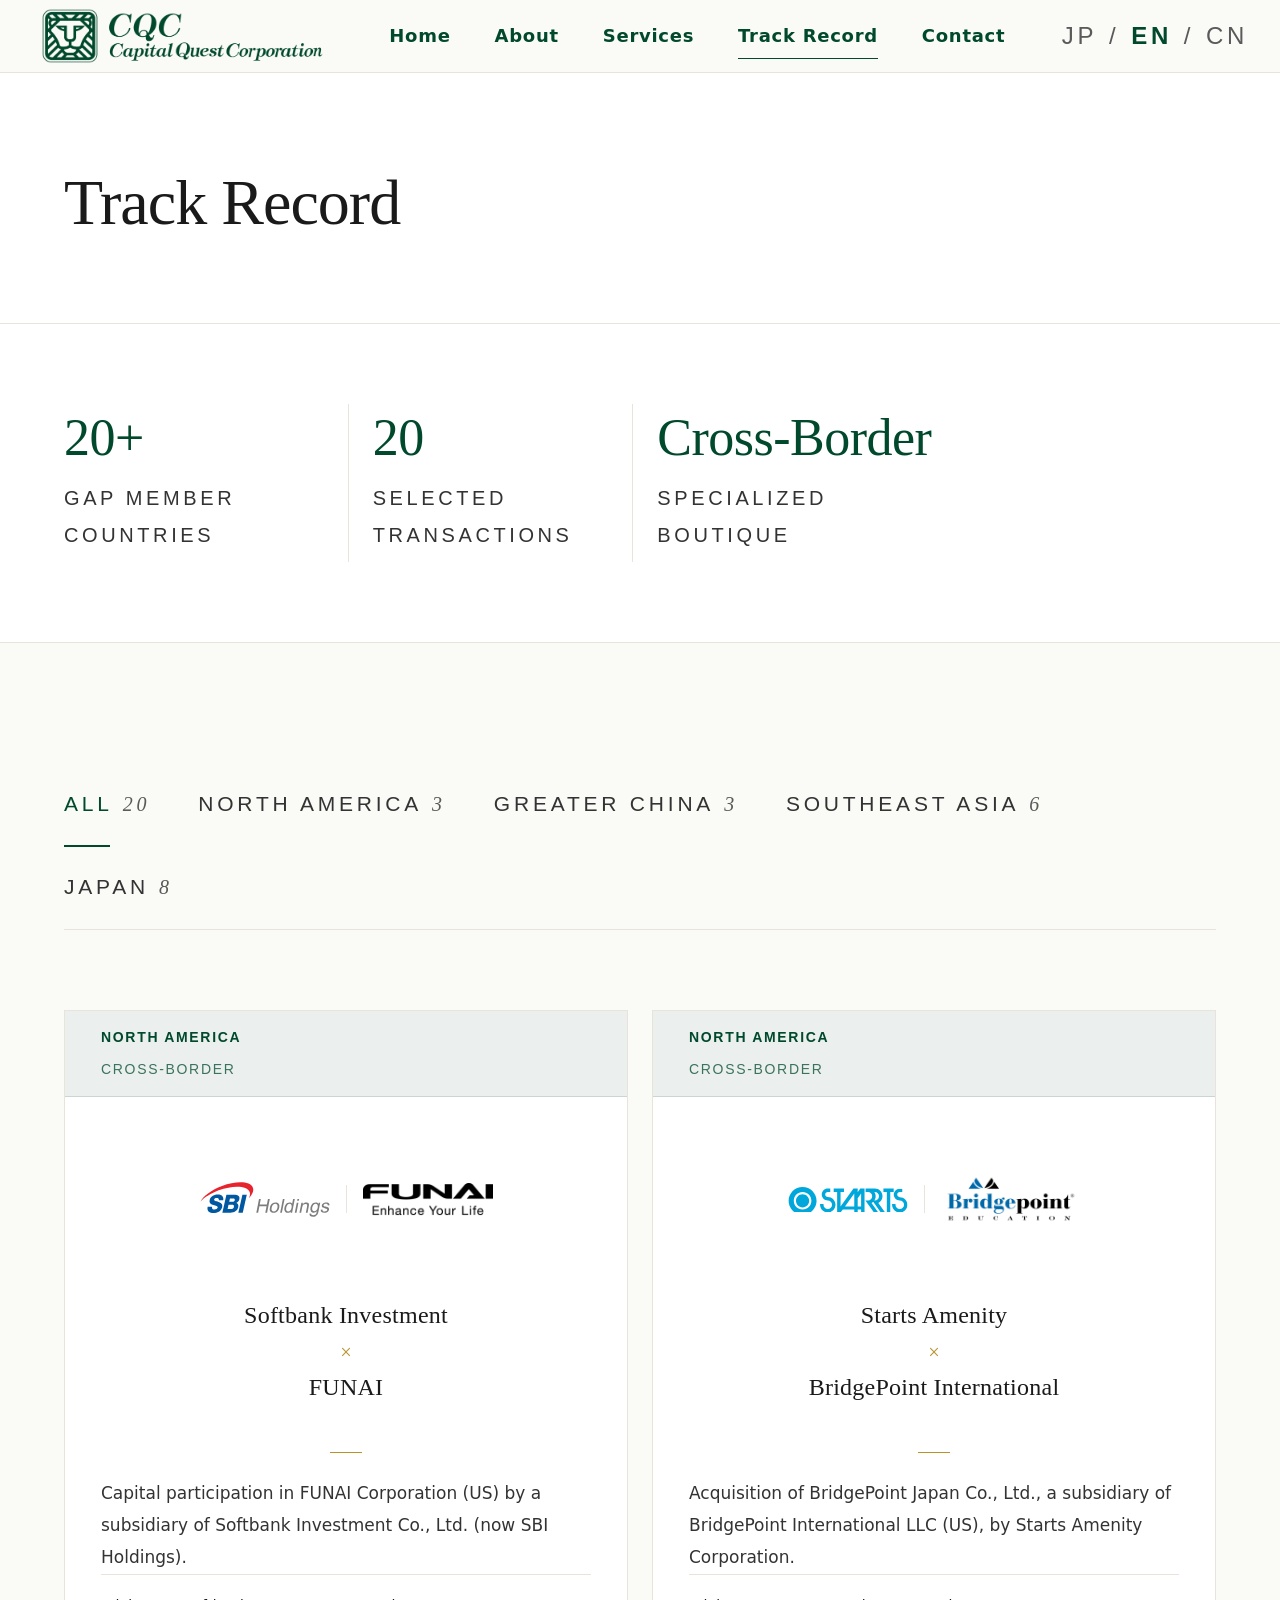
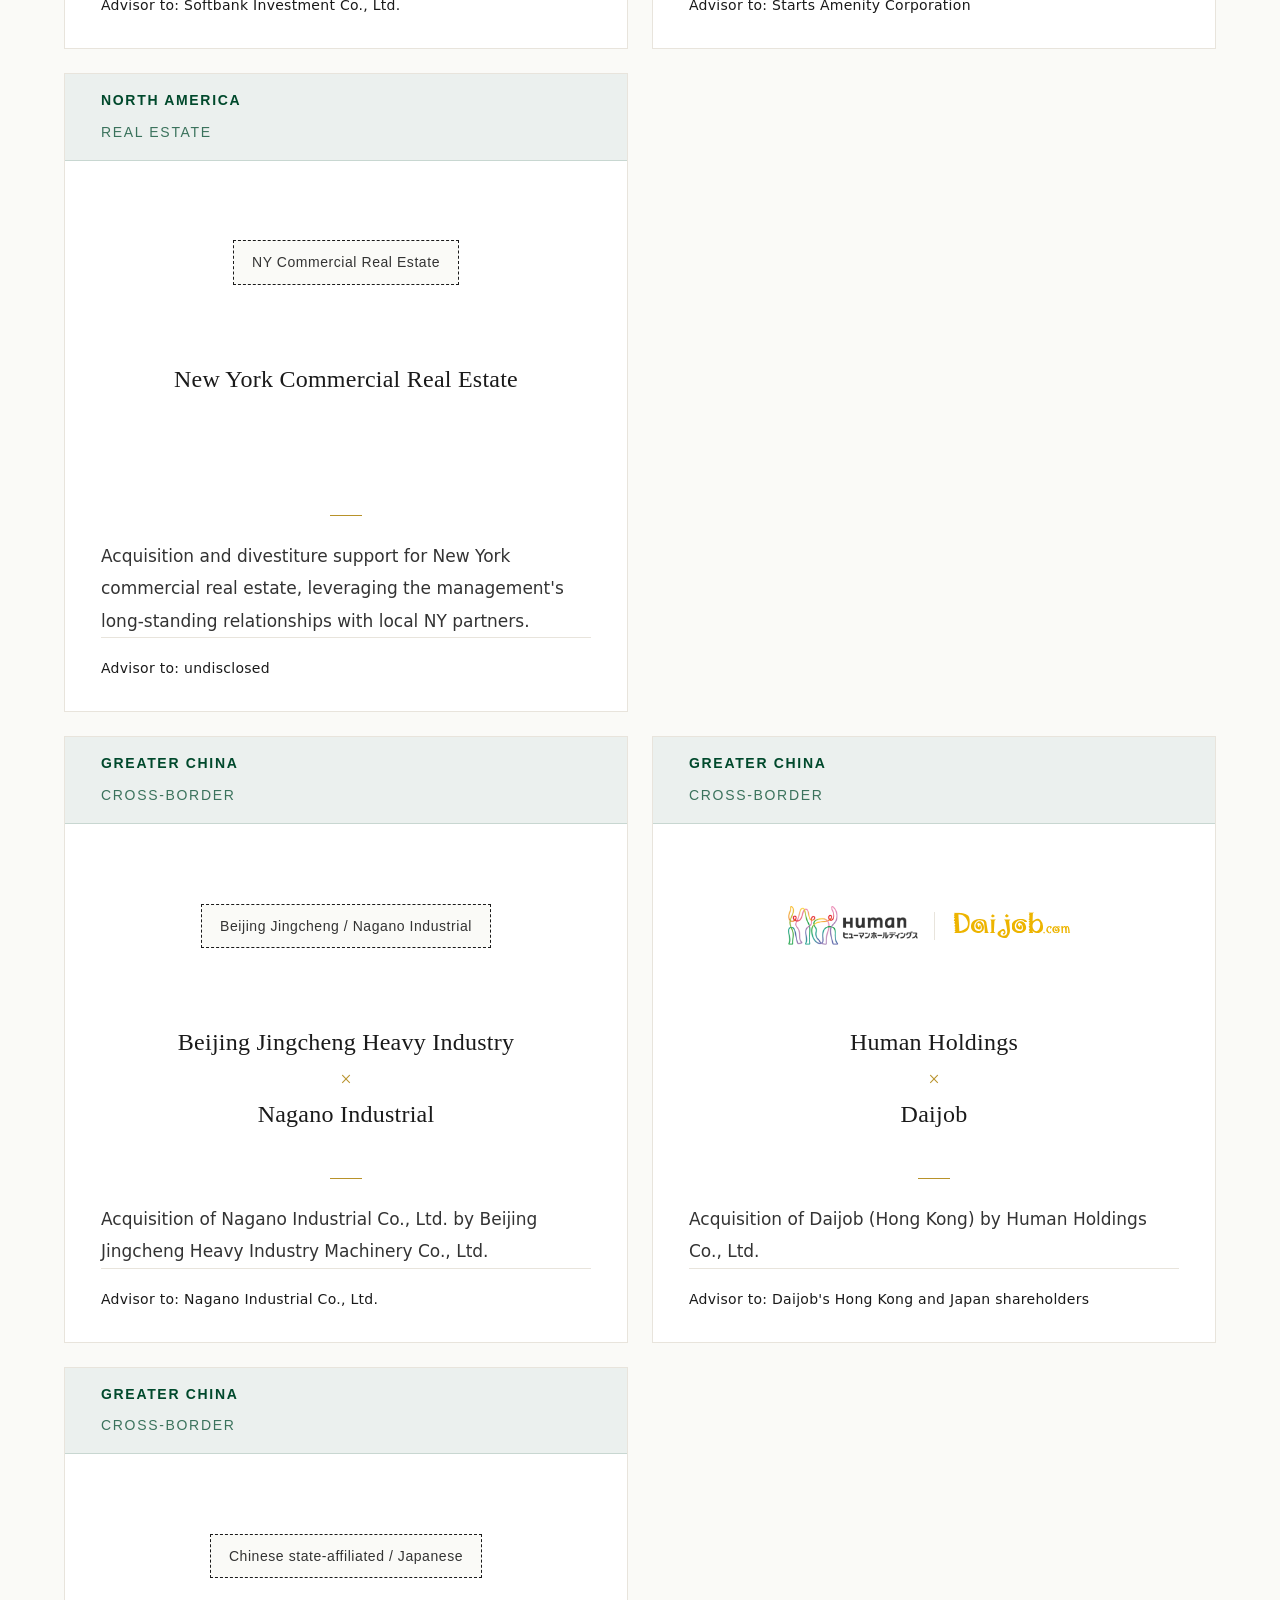
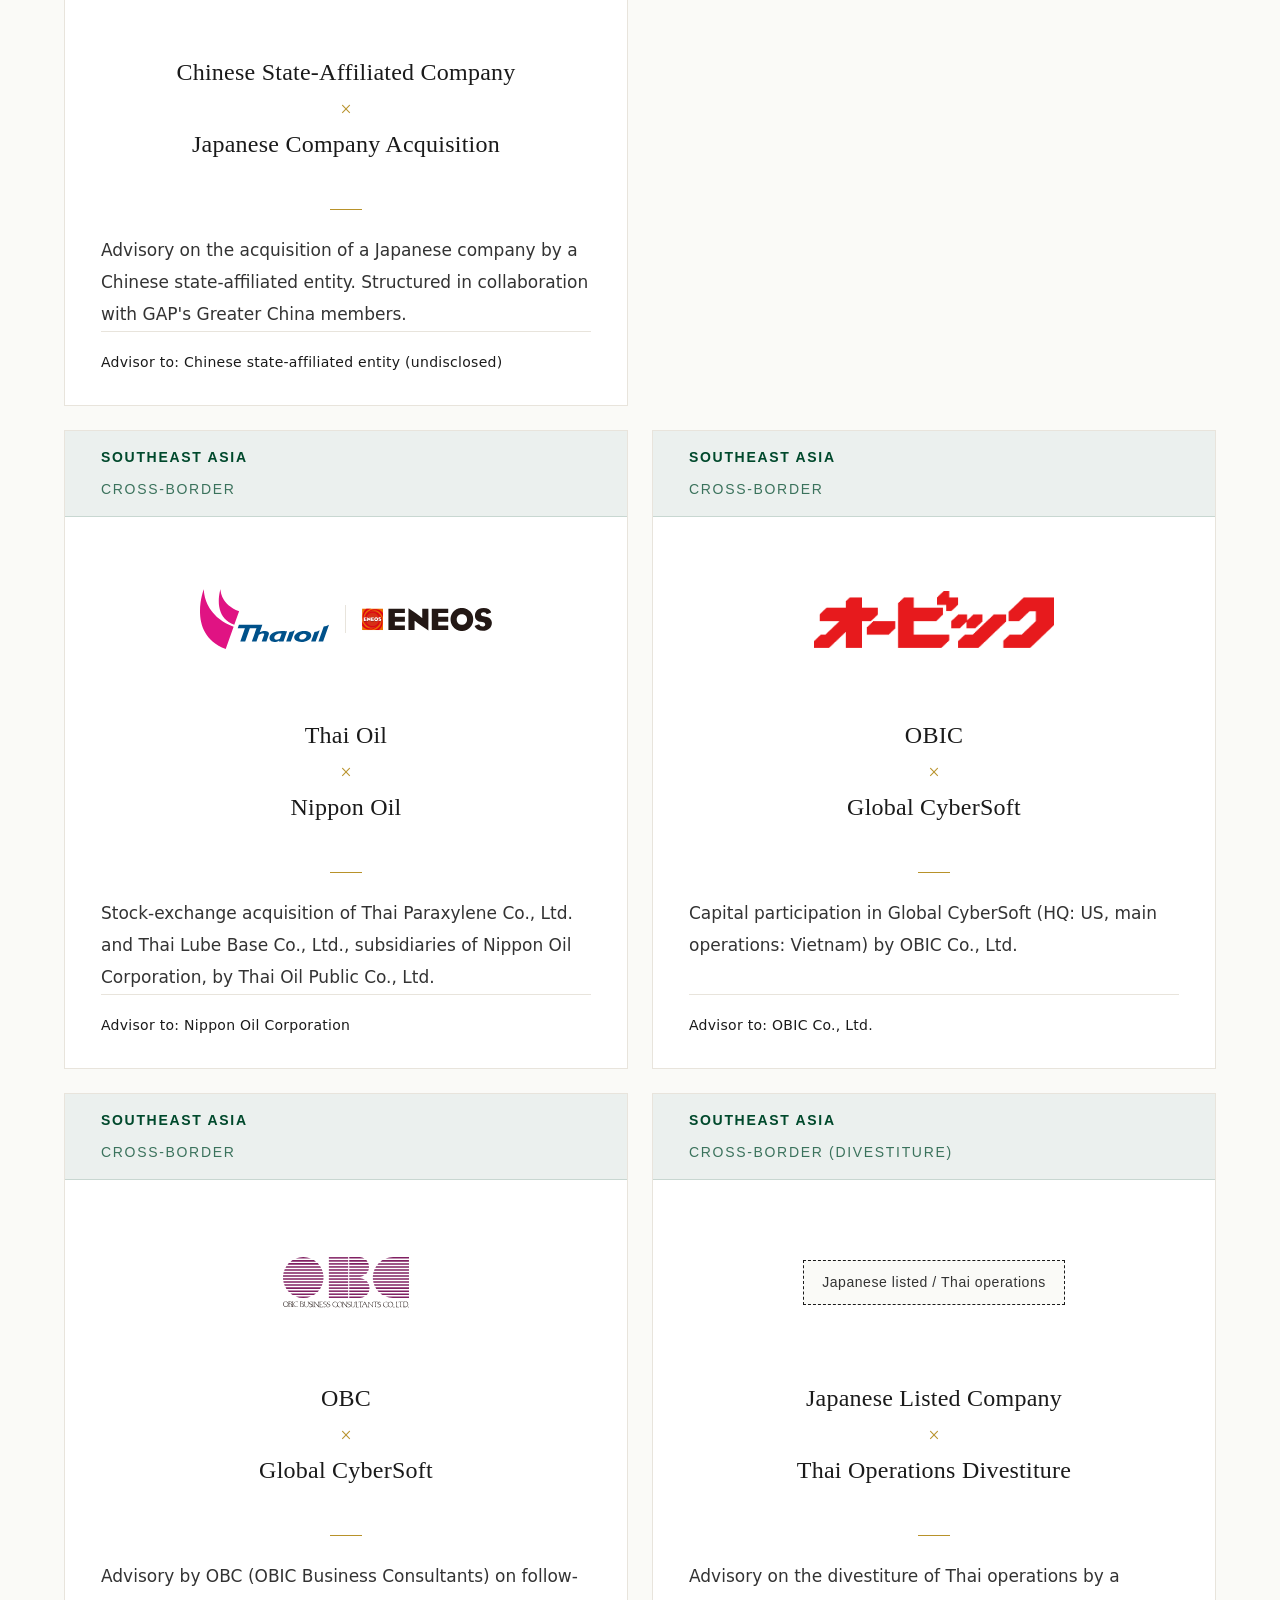
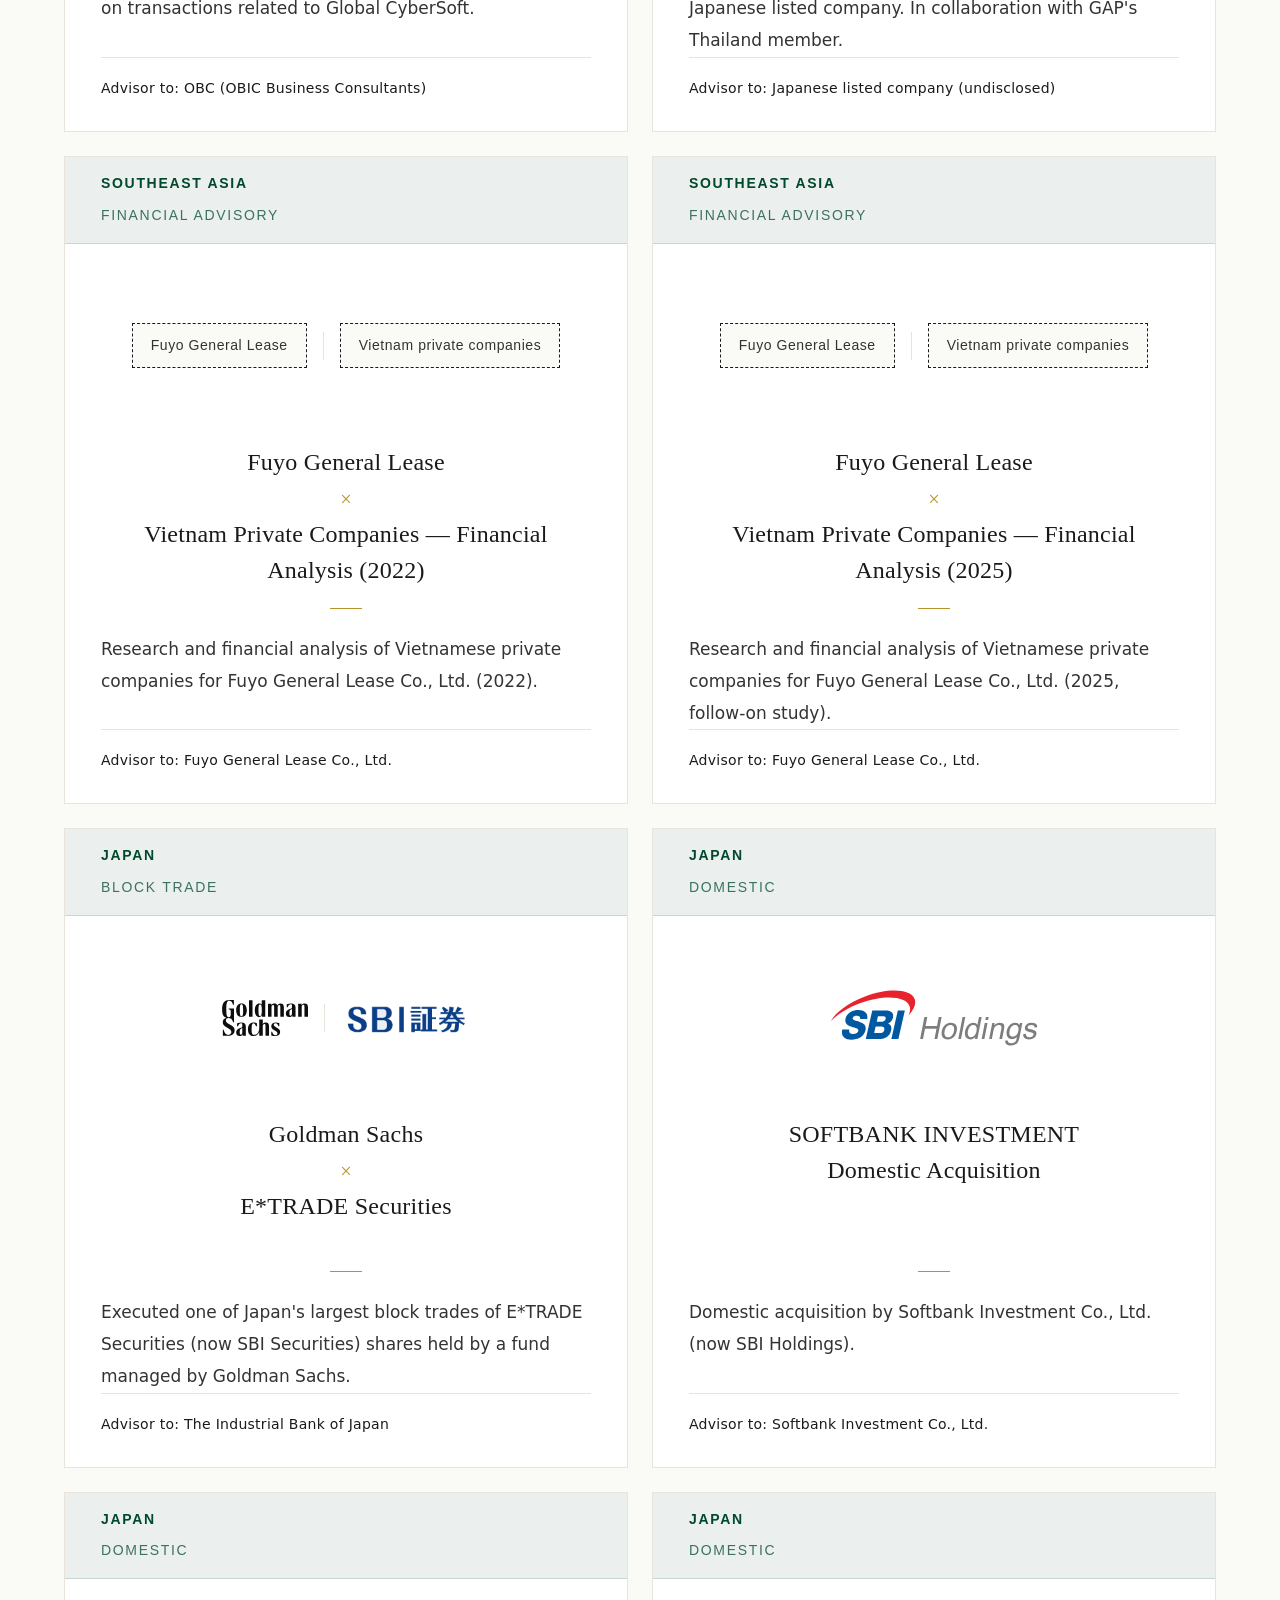
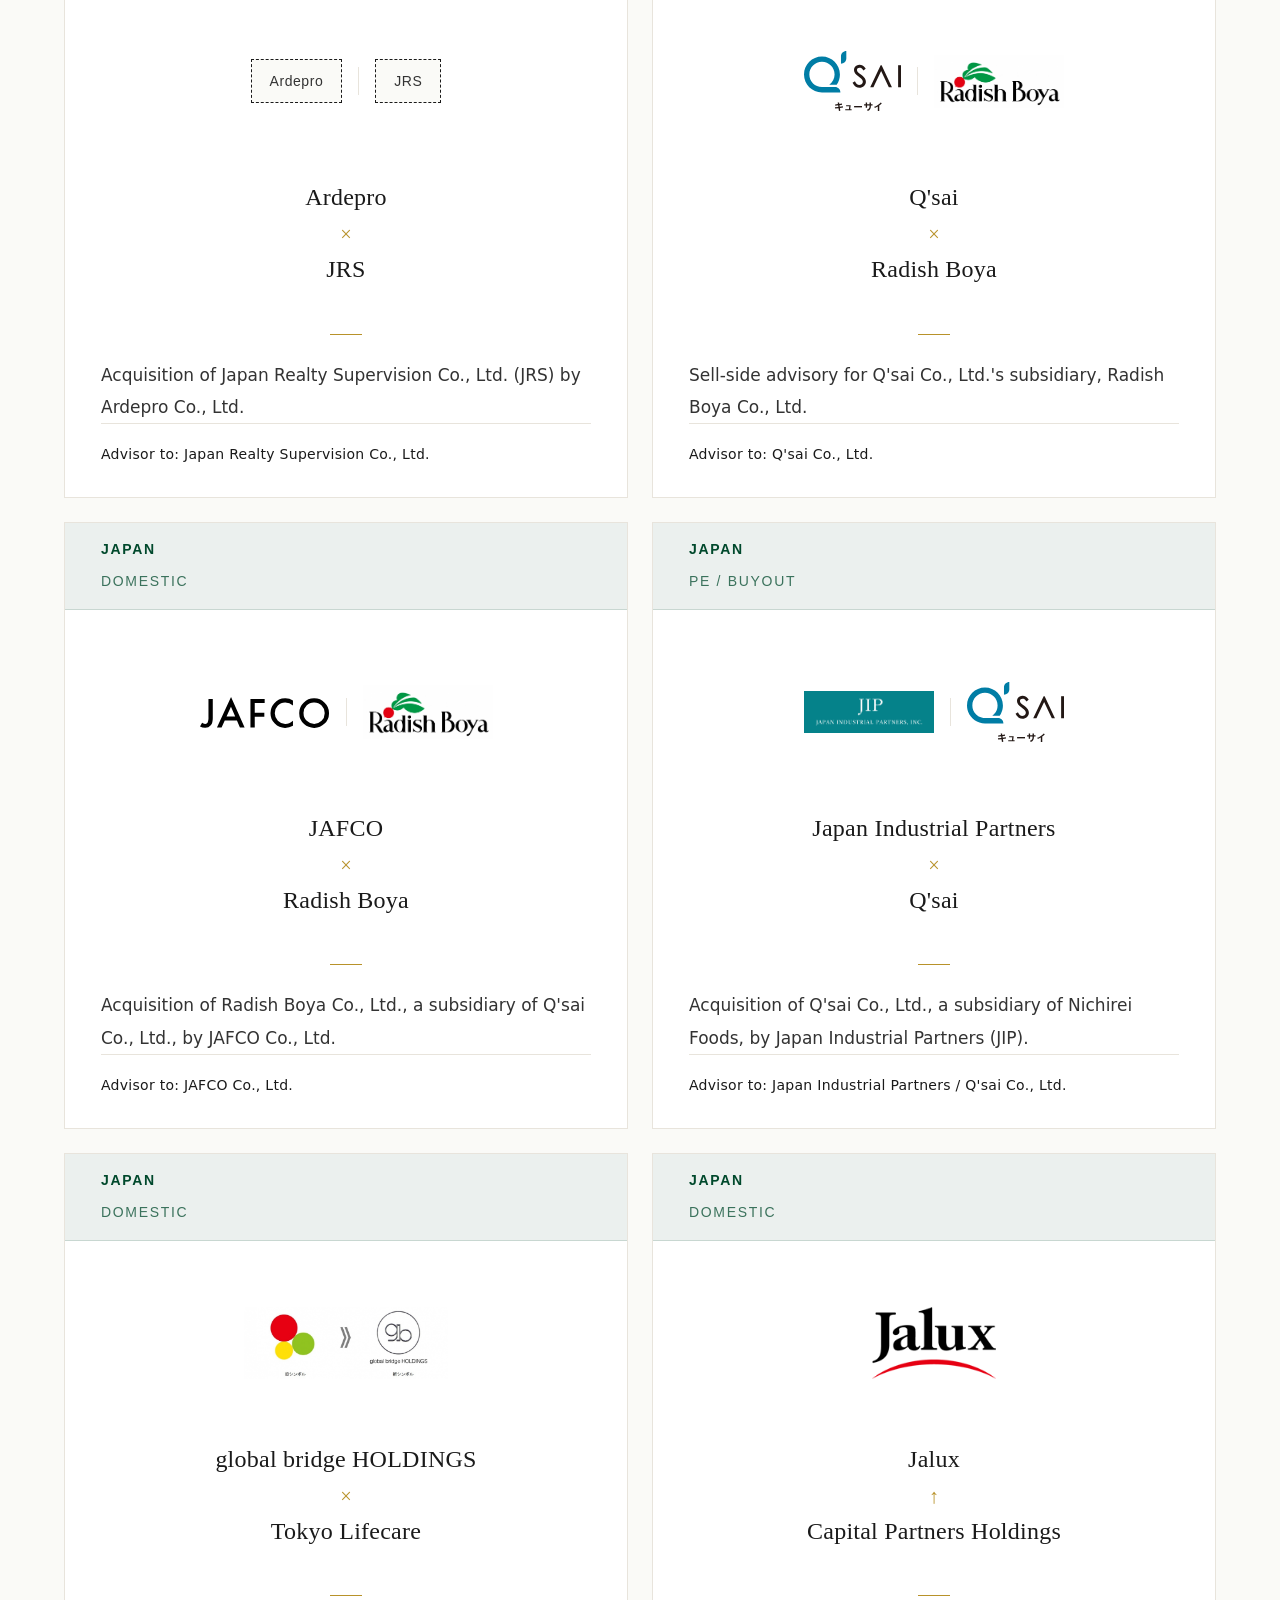
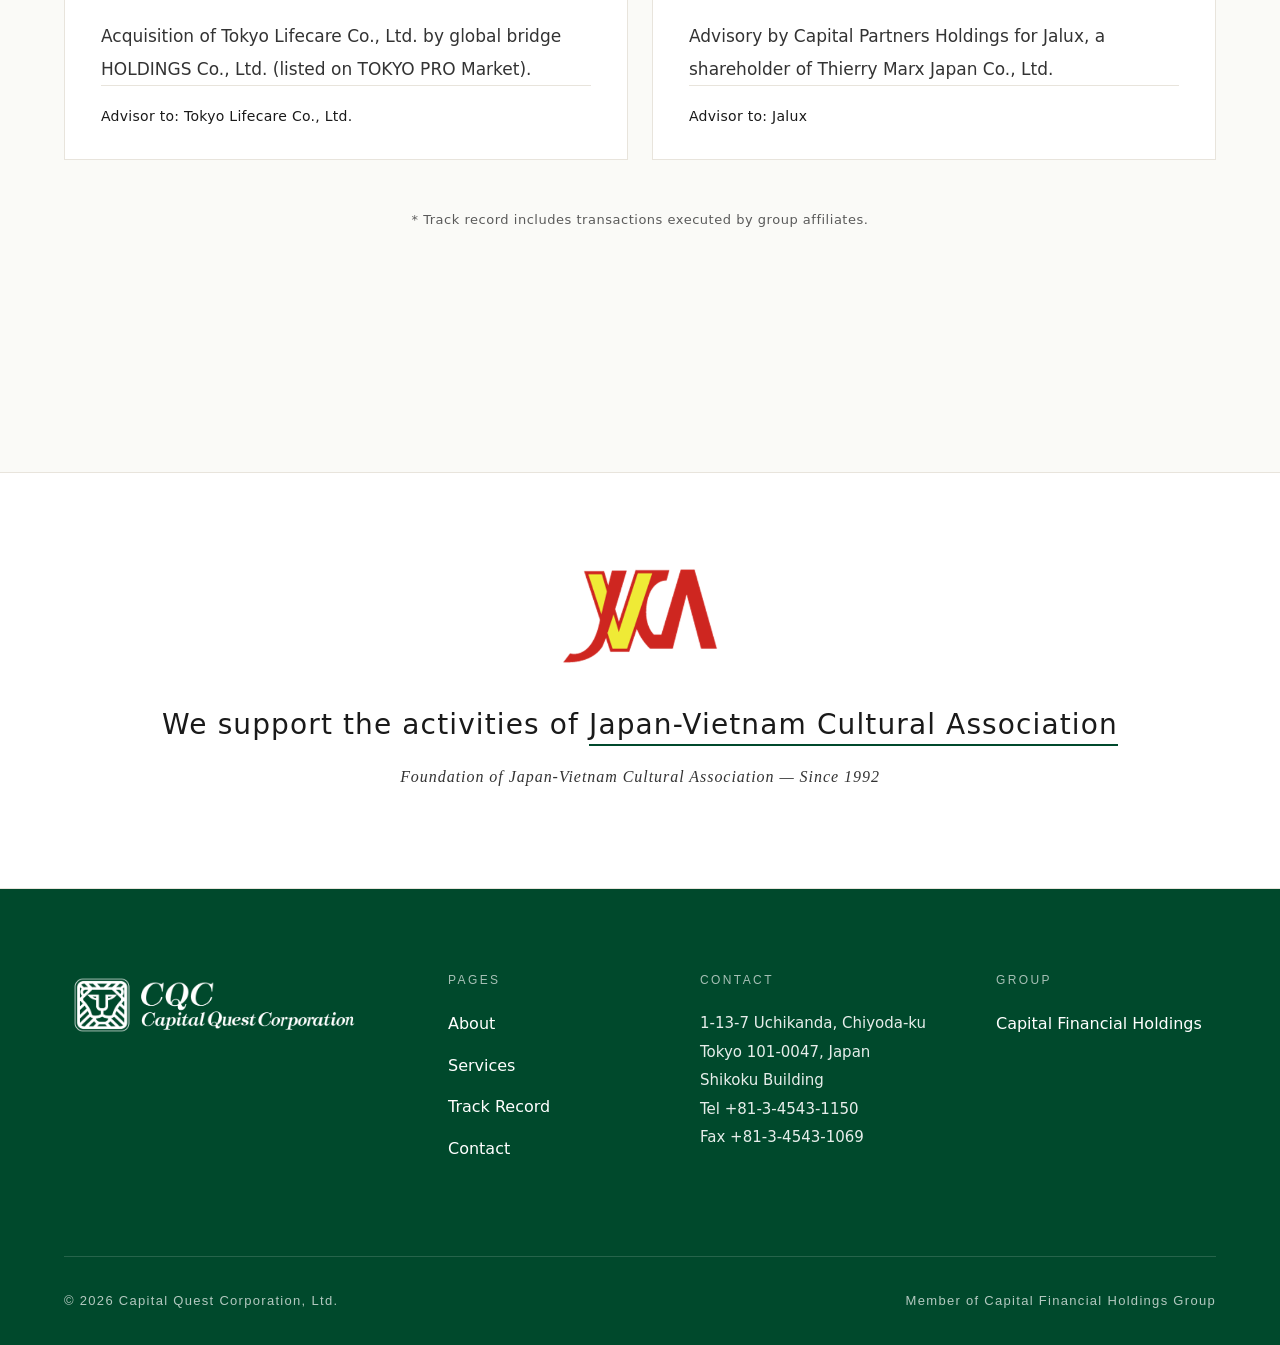
<file: en/track-record.html>
<!DOCTYPE html>
<html lang="en">
<head>
<!-- Google tag (gtag.js) -->
<script async src="https://www.googletagmanager.com/gtag/js?id=G-7T0EGRR7GF"></script>
<script>
  window.dataLayer = window.dataLayer || [];
  function gtag(){dataLayer.push(arguments);}
  gtag('js', new Date());

  gtag('config', 'G-7T0EGRR7GF');
</script>
<meta charset="UTF-8">
<meta name="viewport" content="width=device-width, initial-scale=1">
<title>Track Record | Capital Quest Corporation, Ltd.</title>
<meta name="description" content="Selected transactions involving CFH Group and GAP network — cross-border and domestic M&A, real estate, and structured finance.">
<link rel="canonical" href="https://www.capital-qc.co.jp/en/track-record.html">
<!-- Favicon Start -->
<link rel="icon" type="image/png" href="/assets/logo/favicon/favicon-96x96.png" sizes="96x96" />
<link rel="icon" type="image/svg+xml" href="/assets/logo/favicon/favicon.svg" />
<link rel="shortcut icon" href="/assets/logo/favicon/favicon.ico" />
<link rel="apple-touch-icon" sizes="180x180" href="/assets/logo/favicon/apple-touch-icon.png" />
<link rel="manifest" href="/assets/logo/site.webmanifest" />
<!-- Favicon End -->
<link rel="stylesheet" href="/assets/css/style.css?v=20260630b">
</head>
<body>
<header class="site-header">
  <div class="site-header__inner"> <a href="/en/" class="site-logo" aria-label="Capital Quest Corporation, Ltd. - Home"> <img src="../assets/logo/cqc/cqc-logo-transparent.png" alt="Capital Quest Corporation, Ltd."> </a>
    <button class="site-nav-toggle" type="button" aria-label="Open menu" aria-expanded="false" aria-controls="site-nav"> <span class="site-nav-toggle__bar" aria-hidden="true"></span> </button>
    <nav class="site-nav" id="site-nav" aria-label="Global"> <a href="/en/">Home</a> <a href="about.html">About</a> <a href="services.html">Services</a> <a href="track-record.html" class="is-active">Track Record</a> <a href="mailto:info@capital-qc.co.jp?subject=Capital%20Quest%20Corporation%20Inquiry%20via%20Website">Contact</a> </nav>
    <div class="site-nav__lang" aria-label="Language switcher"> <a href="/track-record.html">JP</a> <span aria-hidden="true">/</span> <span class="is-active">EN</span> <span aria-hidden="true">/</span> <a href="/cn/track-record.html">CN</a> </div>
  </div>
</header>
<main>
  <section class="page-hero">
    <div class="container">
      <h1>Track Record</h1>
    </div>
  </section>
  
  <!-- Stats Banner -->
  <section class="track-stats">
    <div class="container">
      <div class="track-stats__grid">
        <div class="track-stats__item">
          <div class="track-stats__num"><span class="num">20+</span></div>
          <div class="track-stats__label">GAP Member Countries</div>
        </div>
        <div class="track-stats__item">
          <div class="track-stats__num"><span class="num">20</span></div>
          <div class="track-stats__label">Selected Transactions</div>
        </div>
        <div class="track-stats__item">
          <div class="track-stats__num"><span class="num">Cross-Border</span></div>
          <div class="track-stats__label">Specialized Boutique</div>
        </div>
      </div>
    </div>
  </section>
  
  <!-- Region Tabs -->
  <section class="track-section">
    <div class="container">
      <div class="track-tabs" role="tablist" aria-label="Region filter">
        <button class="track-tab is-active" role="tab" aria-selected="true" data-target="track-all"> All<span class="track-tab__count">20</span> </button>
        <button class="track-tab" role="tab" aria-selected="false" data-target="track-na"> North America<span class="track-tab__count">3</span> </button>
        <button class="track-tab" role="tab" aria-selected="false" data-target="track-gc"> Greater China<span class="track-tab__count">3</span> </button>
        <button class="track-tab" role="tab" aria-selected="false" data-target="track-sea"> Southeast Asia<span class="track-tab__count">6</span> </button>
        <button class="track-tab" role="tab" aria-selected="false" data-target="track-jp"> Japan<span class="track-tab__count">8</span> </button>
      </div>
      
      <!-- NORTH AMERICA (3 cases) -->
      <div class="track-panel" id="track-na" data-region="na" role="tabpanel">
        <div class="track-grid">
          <article class="tx-card">
            <div class="tx-card__head"> <span class="tx-card__region">North America</span> <span class="tx-card__type">Cross-Border</span> </div>
            <div class="tx-card__logo tx-card__logo--dual"> <img src="../assets/img/track-record/logos/sbi-holdings.svg" alt="Softbank Investment (now SBI Holdings)" class="tx-card__logo-img"> <span class="tx-card__logo-sep" aria-hidden="true"></span> <img src="../assets/img/track-record/logos/funai.png" alt="FUNAI" class="tx-card__logo-img"> </div>
            <h3 class="tx-card__title">Softbank Investment<br>
              <span class="tx-card__title-sep">×</span><br>
              FUNAI</h3>
            <span class="tx-card__rule" aria-hidden="true"></span>
            <p class="tx-card__desc jp-justify">Capital participation in FUNAI Corporation (US) by a subsidiary of Softbank Investment Co., Ltd. (now SBI Holdings).</p>
            <div class="tx-card__foot">
              <div class="tx-card__advisor">Advisor to: Softbank Investment Co., Ltd.</div>
            </div>
          </article>
          <article class="tx-card">
            <div class="tx-card__head"> <span class="tx-card__region">North America</span> <span class="tx-card__type">Cross-Border</span> </div>
            <div class="tx-card__logo tx-card__logo--dual"> <img src="../assets/img/track-record/logos/starts.svg" alt="Starts Amenity" class="tx-card__logo-img"> <span class="tx-card__logo-sep" aria-hidden="true"></span> <img src="../assets/img/track-record/logos/bridgepoint.png" alt="BridgePoint International" class="tx-card__logo-img"> </div>
            <h3 class="tx-card__title">Starts Amenity<br>
              <span class="tx-card__title-sep">×</span><br>
              BridgePoint International</h3>
            <span class="tx-card__rule" aria-hidden="true"></span>
            <p class="tx-card__desc jp-justify">Acquisition of BridgePoint Japan Co., Ltd., a subsidiary of BridgePoint International LLC (US), by Starts Amenity Corporation.</p>
            <div class="tx-card__foot">
              <div class="tx-card__advisor">Advisor to: Starts Amenity Corporation</div>
            </div>
          </article>
          <article class="tx-card">
            <div class="tx-card__head"> <span class="tx-card__region">North America</span> <span class="tx-card__type">Real Estate</span> </div>
            <div class="tx-card__logo" aria-hidden="true"> <span class="tx-card__logo-mark">NY Commercial Real Estate</span> </div>
            <h3 class="tx-card__title">New York Commercial Real Estate</h3>
            <span class="tx-card__rule" aria-hidden="true"></span>
            <p class="tx-card__desc jp-justify">Acquisition and divestiture support for New York commercial real estate, leveraging the management's long-standing relationships with local NY partners.</p>
            <div class="tx-card__foot">
              <div class="tx-card__advisor">Advisor to: undisclosed</div>
            </div>
          </article>
        </div>
      </div>
      
      <!-- GREATER CHINA (3 cases) -->
      <div class="track-panel" id="track-gc" data-region="gc" role="tabpanel">
        <div class="track-grid">
          <article class="tx-card">
            <div class="tx-card__head"> <span class="tx-card__region">Greater China</span> <span class="tx-card__type">Cross-Border</span> </div>
            <div class="tx-card__logo" aria-hidden="true"> <span class="tx-card__logo-mark">Beijing Jingcheng / Nagano Industrial</span> </div>
            <h3 class="tx-card__title">Beijing Jingcheng Heavy Industry<br>
              <span class="tx-card__title-sep">×</span><br>
              Nagano Industrial</h3>
            <span class="tx-card__rule" aria-hidden="true"></span>
            <p class="tx-card__desc jp-justify">Acquisition of Nagano Industrial Co., Ltd. by Beijing Jingcheng Heavy Industry Machinery Co., Ltd.</p>
            <div class="tx-card__foot">
              <div class="tx-card__advisor">Advisor to: Nagano Industrial Co., Ltd.</div>
            </div>
          </article>
          <article class="tx-card">
            <div class="tx-card__head"> <span class="tx-card__region">Greater China</span> <span class="tx-card__type">Cross-Border</span> </div>
            <div class="tx-card__logo tx-card__logo--dual"> <img src="../assets/img/track-record/logos/human-holdings.png" alt="Human Holdings" class="tx-card__logo-img"> <span class="tx-card__logo-sep" aria-hidden="true"></span> <img src="../assets/img/track-record/logos/daijob.svg" alt="Daijob" class="tx-card__logo-img"> </div>
            <h3 class="tx-card__title">Human Holdings<br>
              <span class="tx-card__title-sep">×</span><br>
              Daijob</h3>
            <span class="tx-card__rule" aria-hidden="true"></span>
            <p class="tx-card__desc jp-justify">Acquisition of Daijob (Hong Kong) by Human Holdings Co., Ltd.</p>
            <div class="tx-card__foot">
              <div class="tx-card__advisor">Advisor to: Daijob's Hong Kong and Japan shareholders</div>
            </div>
          </article>
          <article class="tx-card">
            <div class="tx-card__head"> <span class="tx-card__region">Greater China</span> <span class="tx-card__type">Cross-Border</span> </div>
            <div class="tx-card__logo" aria-hidden="true"> <span class="tx-card__logo-mark">Chinese state-affiliated / Japanese</span> </div>
            <h3 class="tx-card__title">Chinese State-Affiliated Company<br>
              <span class="tx-card__title-sep">×</span><br>
              Japanese Company Acquisition</h3>
            <span class="tx-card__rule" aria-hidden="true"></span>
            <p class="tx-card__desc jp-justify">Advisory on the acquisition of a Japanese company by a Chinese state-affiliated entity. Structured in collaboration with GAP's Greater China members.</p>
            <div class="tx-card__foot">
              <div class="tx-card__advisor">Advisor to: Chinese state-affiliated entity (undisclosed)</div>
            </div>
          </article>
        </div>
      </div>
      
      <!-- SOUTHEAST ASIA (6 cases) -->
      <div class="track-panel" id="track-sea" data-region="sea" role="tabpanel">
        <div class="track-grid">
          <article class="tx-card">
            <div class="tx-card__head"> <span class="tx-card__region">Southeast Asia</span> <span class="tx-card__type">Cross-Border</span> </div>
            <div class="tx-card__logo tx-card__logo--dual"> <img src="../assets/img/track-record/logos/thai-oil.svg" alt="Thai Oil" class="tx-card__logo-img"> <span class="tx-card__logo-sep" aria-hidden="true"></span> <img src="../assets/img/track-record/logos/eneos.svg" alt="Nippon Oil (now ENEOS)" class="tx-card__logo-img"> </div>
            <h3 class="tx-card__title">Thai Oil<br>
              <span class="tx-card__title-sep">×</span><br>
              Nippon Oil</h3>
            <span class="tx-card__rule" aria-hidden="true"></span>
            <p class="tx-card__desc jp-justify">Stock-exchange acquisition of Thai Paraxylene Co., Ltd. and Thai Lube Base Co., Ltd., subsidiaries of Nippon Oil Corporation, by Thai Oil Public Co., Ltd.</p>
            <div class="tx-card__foot">
              <div class="tx-card__advisor">Advisor to: Nippon Oil Corporation</div>
            </div>
          </article>
          <article class="tx-card">
            <div class="tx-card__head"> <span class="tx-card__region">Southeast Asia</span> <span class="tx-card__type">Cross-Border</span> </div>
            <div class="tx-card__logo"> <img src="../assets/img/track-record/logos/obic.png" alt="OBIC" class="tx-card__logo-img"> </div>
            <h3 class="tx-card__title">OBIC<br>
              <span class="tx-card__title-sep">×</span><br>
              Global CyberSoft</h3>
            <span class="tx-card__rule" aria-hidden="true"></span>
            <p class="tx-card__desc jp-justify">Capital participation in Global CyberSoft (HQ: US, main operations: Vietnam) by OBIC Co., Ltd.</p>
            <div class="tx-card__foot">
              <div class="tx-card__advisor">Advisor to: OBIC Co., Ltd.</div>
            </div>
          </article>
          <article class="tx-card">
            <div class="tx-card__head"> <span class="tx-card__region">Southeast Asia</span> <span class="tx-card__type">Cross-Border</span> </div>
            <div class="tx-card__logo"> <img src="../assets/img/track-record/logos/obc.svg" alt="OBC (OBIC Business Consultants)" class="tx-card__logo-img"> </div>
            <h3 class="tx-card__title">OBC<br>
              <span class="tx-card__title-sep">×</span><br>
              Global CyberSoft</h3>
            <span class="tx-card__rule" aria-hidden="true"></span>
            <p class="tx-card__desc jp-justify">Advisory by OBC (OBIC Business Consultants) on follow-on transactions related to Global CyberSoft.</p>
            <div class="tx-card__foot">
              <div class="tx-card__advisor">Advisor to: OBC (OBIC Business Consultants)</div>
            </div>
          </article>
          <article class="tx-card">
            <div class="tx-card__head"> <span class="tx-card__region">Southeast Asia</span> <span class="tx-card__type">Cross-Border (Divestiture)</span> </div>
            <div class="tx-card__logo" aria-hidden="true"> <span class="tx-card__logo-mark">Japanese listed / Thai operations</span> </div>
            <h3 class="tx-card__title">Japanese Listed Company<br>
              <span class="tx-card__title-sep">×</span><br>
              Thai Operations Divestiture</h3>
            <span class="tx-card__rule" aria-hidden="true"></span>
            <p class="tx-card__desc jp-justify">Advisory on the divestiture of Thai operations by a Japanese listed company. In collaboration with GAP's Thailand member.</p>
            <div class="tx-card__foot">
              <div class="tx-card__advisor">Advisor to: Japanese listed company (undisclosed)</div>
            </div>
          </article>
          <article class="tx-card">
            <div class="tx-card__head"> <span class="tx-card__region">Southeast Asia</span> <span class="tx-card__type">Financial Advisory</span> </div>
            <div class="tx-card__logo tx-card__logo--dual"> <span class="tx-card__logo-mark">Fuyo General Lease</span> <span class="tx-card__logo-sep" aria-hidden="true"></span> <span class="tx-card__logo-mark">Vietnam private companies</span> </div>
            <h3 class="tx-card__title">Fuyo General Lease<br>
              <span class="tx-card__title-sep">×</span><br>
              Vietnam Private Companies — Financial Analysis (2022)</h3>
            <span class="tx-card__rule" aria-hidden="true"></span>
            <p class="tx-card__desc jp-justify">Research and financial analysis of Vietnamese private companies for Fuyo General Lease Co., Ltd. (2022).</p>
            <div class="tx-card__foot">
              <div class="tx-card__advisor">Advisor to: Fuyo General Lease Co., Ltd.</div>
            </div>
          </article>
          <article class="tx-card">
            <div class="tx-card__head"> <span class="tx-card__region">Southeast Asia</span> <span class="tx-card__type">Financial Advisory</span> </div>
            <div class="tx-card__logo tx-card__logo--dual"> <span class="tx-card__logo-mark">Fuyo General Lease</span> <span class="tx-card__logo-sep" aria-hidden="true"></span> <span class="tx-card__logo-mark">Vietnam private companies</span> </div>
            <h3 class="tx-card__title">Fuyo General Lease<br>
              <span class="tx-card__title-sep">×</span><br>
              Vietnam Private Companies — Financial Analysis (2025)</h3>
            <span class="tx-card__rule" aria-hidden="true"></span>
            <p class="tx-card__desc jp-justify">Research and financial analysis of Vietnamese private companies for Fuyo General Lease Co., Ltd. (2025, follow-on study).</p>
            <div class="tx-card__foot">
              <div class="tx-card__advisor">Advisor to: Fuyo General Lease Co., Ltd.</div>
            </div>
          </article>
        </div>
      </div>
      
      <!-- JAPAN (8 cases) -->
      <div class="track-panel" id="track-jp" data-region="jp" role="tabpanel">
        <div class="track-grid">
          <article class="tx-card">
            <div class="tx-card__head"> <span class="tx-card__region">Japan</span> <span class="tx-card__type">Block Trade</span> </div>
            <div class="tx-card__logo tx-card__logo--dual"> <img src="../assets/img/track-record/logos/goldman-sachs.svg" alt="Goldman Sachs" class="tx-card__logo-img"> <span class="tx-card__logo-sep" aria-hidden="true"></span> <img src="../assets/img/track-record/logos/sbi-securities.png" alt="E*TRADE Securities" class="tx-card__logo-img"> </div>
            <h3 class="tx-card__title">Goldman Sachs<br>
              <span class="tx-card__title-sep">×</span><br>
              E*TRADE Securities</h3>
            <span class="tx-card__rule" aria-hidden="true"></span>
            <p class="tx-card__desc jp-justify">Executed one of Japan's largest block trades of E*TRADE Securities (now SBI Securities) shares held by a fund managed by Goldman Sachs.</p>
            <div class="tx-card__foot">
              <div class="tx-card__advisor">Advisor to: The Industrial Bank of Japan</div>
            </div>
          </article>
          <article class="tx-card">
            <div class="tx-card__head"> <span class="tx-card__region">Japan</span> <span class="tx-card__type">Domestic</span> </div>
            <div class="tx-card__logo"> <img src="../assets/img/track-record/logos/sbi-holdings.svg" alt="Softbank Investment (now SBI Holdings)" class="tx-card__logo-img"> </div>
            <h3 class="tx-card__title">SOFTBANK INVESTMENT<br>
              Domestic Acquisition</h3>
            <span class="tx-card__rule" aria-hidden="true"></span>
            <p class="tx-card__desc jp-justify">Domestic acquisition by Softbank Investment Co., Ltd. (now SBI Holdings).</p>
            <div class="tx-card__foot">
              <div class="tx-card__advisor">Advisor to: Softbank Investment Co., Ltd.</div>
            </div>
          </article>
          <article class="tx-card">
            <div class="tx-card__head"> <span class="tx-card__region">Japan</span> <span class="tx-card__type">Domestic</span> </div>
            <div class="tx-card__logo tx-card__logo--dual"> <span class="tx-card__logo-mark">Ardepro</span> <span class="tx-card__logo-sep" aria-hidden="true"></span> <span class="tx-card__logo-mark">JRS</span> </div>
            <h3 class="tx-card__title">Ardepro<br>
              <span class="tx-card__title-sep">×</span><br>
              JRS</h3>
            <span class="tx-card__rule" aria-hidden="true"></span>
            <p class="tx-card__desc jp-justify">Acquisition of Japan Realty Supervision Co., Ltd. (JRS) by Ardepro Co., Ltd.</p>
            <div class="tx-card__foot">
              <div class="tx-card__advisor">Advisor to: Japan Realty Supervision Co., Ltd.</div>
            </div>
          </article>
          <article class="tx-card">
            <div class="tx-card__head"> <span class="tx-card__region">Japan</span> <span class="tx-card__type">Domestic</span> </div>
            <div class="tx-card__logo tx-card__logo--dual"> <img src="../assets/img/track-record/logos/kyusai.svg" alt="Q'sai" class="tx-card__logo-img"> <span class="tx-card__logo-sep" aria-hidden="true"></span> <img src="../assets/img/track-record/logos/radish-boya.jpg" alt="Radish Boya" class="tx-card__logo-img"> </div>
            <h3 class="tx-card__title">Q'sai<br>
              <span class="tx-card__title-sep">×</span><br>
              Radish Boya</h3>
            <span class="tx-card__rule" aria-hidden="true"></span>
            <p class="tx-card__desc jp-justify">Sell-side advisory for Q'sai Co., Ltd.'s subsidiary, Radish Boya Co., Ltd.</p>
            <div class="tx-card__foot">
              <div class="tx-card__advisor">Advisor to: Q'sai Co., Ltd.</div>
            </div>
          </article>
          <article class="tx-card">
            <div class="tx-card__head"> <span class="tx-card__region">Japan</span> <span class="tx-card__type">Domestic</span> </div>
            <div class="tx-card__logo tx-card__logo--dual"> <img src="../assets/img/track-record/logos/jafco.svg" alt="JAFCO" class="tx-card__logo-img"> <span class="tx-card__logo-sep" aria-hidden="true"></span> <img src="../assets/img/track-record/logos/radish-boya.jpg" alt="Radish Boya" class="tx-card__logo-img"> </div>
            <h3 class="tx-card__title">JAFCO<br>
              <span class="tx-card__title-sep">×</span><br>
              Radish Boya</h3>
            <span class="tx-card__rule" aria-hidden="true"></span>
            <p class="tx-card__desc jp-justify">Acquisition of Radish Boya Co., Ltd., a subsidiary of Q'sai Co., Ltd., by JAFCO Co., Ltd.</p>
            <div class="tx-card__foot">
              <div class="tx-card__advisor">Advisor to: JAFCO Co., Ltd.</div>
            </div>
          </article>
          <article class="tx-card">
            <div class="tx-card__head"> <span class="tx-card__region">Japan</span> <span class="tx-card__type">PE / Buyout</span> </div>
            <div class="tx-card__logo tx-card__logo--dual"> <img src="../assets/img/track-record/logos/japan-industrial-partners.png" alt="Japan Industrial Partners" class="tx-card__logo-img"> <span class="tx-card__logo-sep" aria-hidden="true"></span> <img src="../assets/img/track-record/logos/kyusai.svg" alt="Q'sai" class="tx-card__logo-img"> </div>
            <h3 class="tx-card__title">Japan Industrial Partners<br>
              <span class="tx-card__title-sep">×</span><br>
              Q'sai</h3>
            <span class="tx-card__rule" aria-hidden="true"></span>
            <p class="tx-card__desc jp-justify">Acquisition of Q'sai Co., Ltd., a subsidiary of Nichirei Foods, by Japan Industrial Partners (JIP).</p>
            <div class="tx-card__foot">
              <div class="tx-card__advisor">Advisor to: Japan Industrial Partners / Q'sai Co., Ltd.</div>
            </div>
          </article>
          <article class="tx-card">
            <div class="tx-card__head"> <span class="tx-card__region">Japan</span> <span class="tx-card__type">Domestic</span> </div>
            <div class="tx-card__logo"> <img src="../assets/img/track-record/logos/global-bridge.jpg" alt="global bridge HOLDINGS" class="tx-card__logo-img"> </div>
            <h3 class="tx-card__title">global bridge HOLDINGS<br>
              <span class="tx-card__title-sep">×</span><br>
              Tokyo Lifecare</h3>
            <span class="tx-card__rule" aria-hidden="true"></span>
            <p class="tx-card__desc jp-justify">Acquisition of Tokyo Lifecare Co., Ltd. by global bridge HOLDINGS Co., Ltd. (listed on TOKYO PRO Market).</p>
            <div class="tx-card__foot">
              <div class="tx-card__advisor">Advisor to: Tokyo Lifecare Co., Ltd.</div>
            </div>
          </article>
          <article class="tx-card">
            <div class="tx-card__head"> <span class="tx-card__region">Japan</span> <span class="tx-card__type">Domestic</span> </div>
            <div class="tx-card__logo"> <img src="../assets/img/track-record/logos/jalux.png" alt="Jalux" class="tx-card__logo-img"> </div>
            <h3 class="tx-card__title">Jalux<br>
              <span class="tx-card__title-sep">↑</span><br>
              Capital Partners Holdings</h3>
            <span class="tx-card__rule" aria-hidden="true"></span>
            <p class="tx-card__desc jp-justify">Advisory by Capital Partners Holdings for Jalux, a shareholder of Thierry Marx Japan Co., Ltd.</p>
            <div class="tx-card__foot">
              <div class="tx-card__advisor">Advisor to: Jalux</div>
            </div>
          </article>
        </div>
      </div>
      <p class="track-record__note">* Track record includes transactions executed by group affiliates.</p>
    </div>
  </section>
</main>

<!-- Inline tab JS --> 
<script>
(function () {
  var tabs = document.querySelectorAll('.track-tab');
  var panels = document.querySelectorAll('.track-panel');

  function showAll() { panels.forEach(function (p) { p.classList.add('is-active'); }); }
  function showOne(id) {
    panels.forEach(function (p) { p.classList.remove('is-active'); });
    var target = document.getElementById(id);
    if (target) target.classList.add('is-active');
  }

  tabs.forEach(function (tab) {
    tab.addEventListener('click', function (e) {
      e.preventDefault();
      var targetId = tab.dataset.target;
      if (!targetId) return;
      tabs.forEach(function (t) {
        t.classList.remove('is-active');
        t.setAttribute('aria-selected', 'false');
      });
      tab.classList.add('is-active');
      tab.setAttribute('aria-selected', 'true');
      if (targetId === 'track-all') { showAll(); } else { showOne(targetId); }
    });
  });

  showAll();
})();
</script> 

<!-- JVCA Support Section -->
<section class="site-support" aria-label="JVCA support">
  <div class="container">
    <div class="site-support__inner">
      <div class="site-support__logo"> <img src="../assets/img/group/jvca.png" alt="JVCA — Japan-Vietnam Cultural Association"> </div>
      <div class="site-support__text">
        <p class="site-support__line">We support the activities of <a href="https://www.jvca.or.jp/" target="_blank" rel="noopener noreferrer">Japan-Vietnam Cultural Association</a></p>
        <p class="site-support__since">Foundation of Japan-Vietnam Cultural Association — Since 1992</p>
      </div>
    </div>
  </div>
</section>
<footer class="site-footer">
  <div class="container">
    <div class="site-footer__grid">
      <div class="site-footer__brand"> <img src="../assets/logo/cqc/cqc-logo-white.png" alt="Capital Quest Corporation, Ltd."> </div>
      <div class="site-footer__col">
        <h4>Pages</h4>
        <ul>
          <li><a href="about.html">About</a></li>
          <li><a href="services.html">Services</a></li>
          <li><a href="track-record.html">Track Record</a></li>
          
          <li><a href="mailto:info@capital-qc.co.jp?subject=Capital%20Quest%20Corporation%20Inquiry%20via%20Website">Contact</a></li>
        </ul>
      </div>
      <div class="site-footer__col">
        <h4>Contact</h4>
        <address>
        1-13-7 Uchikanda, Chiyoda-ku<br>
        Tokyo 101-0047, Japan<br>
        Shikoku Building<br>
        Tel +81-3-4543-1150<br>
        Fax +81-3-4543-1069
        </address>
      </div>
      <div class="site-footer__col">
        <h4>Group</h4>
        <ul>
          <li>Capital Financial Holdings</li>
        </ul>
      </div>
    </div>
    <div class="site-footer__bottom"> <span>&copy; 2026 Capital Quest Corporation, Ltd.</span> <span>Member of Capital Financial Holdings Group</span> </div>
  </div>
</footer>
<script src="../assets/js/site.js?v=20260513a" defer></script>
</body>
</html>
</file>
<file: assets/css/style.css>
/* =====================================================
   CQC Website — style.css
   v0.1 (2026-04-27)
   Plain HTML + 自作CSS。フレームワーク不使用。
   全設計値は :root に集約。微調整は :root の値変更で全頁伝播。
   ===================================================== */

/* -----------------------------------------------------
   1. Design Tokens (:root variables)
   ----------------------------------------------------- */
:root {
  /* Brand colors */
  --c-forest:       #00492C;   /* CQC公式 / Primary */
  --c-forest-deep:  #003620;   /* hover / 深調 */
  --c-forest-soft:  #E5EDE9;   /* 淡背景 */
  --c-gold:         #B8922A;   /* アクセント（最小限・下線） */

  /* Surfaces */
  --c-bg:           #FAFAF7;   /* warm ivory（基本背景） */
  --c-paper:        #FFFFFF;   /* カード等 */
  --c-ink:          #1A1A1A;   /* 本文 */
  --c-ink-muted:    #333333;   /* 補足（強化済） */
  --c-ink-faint:    #5A5A5A;   /* キャプション（強化済） */
  --c-border:       #E8E4DC;   /* 罫線 */
  --c-border-strong:#1A1A1A;   /* 強調罫線 */

  /* Typography stacks (OS fonts only — no webfont) */
  --font-mincho:
      "Hiragino Mincho ProN", "Hiragino Mincho Pro",
      "Yu Mincho", "YuMincho", "ＭＳ 明朝", serif;
  --font-gothic:
      "Hiragino Sans", "Hiragino Kaku Gothic ProN",
      "Yu Gothic Medium", YuGothic, "Yu Gothic",
      "Meiryo UI", Meiryo, "Noto Sans JP",
      system-ui, -apple-system, sans-serif;
  /* serif-en は --font-mincho にエイリアス（フォントファミリー数を3に集約） */
  --font-serif-en: var(--font-mincho);
  --font-sans-en:
      "Helvetica Neue", Helvetica, Arial,
      "Liberation Sans", sans-serif;

  /* Type scale — 4 tiers only (Display / Title / Body / Caption)
     全画面で視認性と一貫性を確保。これ以外のサイズは原則使わない。 */
  --fs-display:  clamp(2.75rem, 5vw,   4.5rem);    /* T1 — Hero H1 only */
  --fs-title:    clamp(1.5rem,  2.5vw, 2.125rem);  /* T2 — eyebrow override / h2 / pull / hero subhead */
  --fs-body:     1rem;                              /* T3 — paragraphs / sub / lead / mission body */
  --fs-caption:  0.8125rem;                         /* T4 — labels / tags / marker labels */

  /* Legacy aliases (互換性のため残置。新規は上記4トークンを使うこと) */
  --fs-h2:       var(--fs-title);
  --fs-eyebrow:  var(--fs-caption);

  --lh-display: 1.25;
  --lh-heading: 1.4;
  --lh-body:    1.85;        /* 和文向け広め */

  /* Spacing scale */
  --space-section:   120px;  /* セクション間 */
  --space-block:     80px;   /* ブロック間 */
  --space-element:   32px;

  /* Layout */
  --max-w:    1280px;
  --gutter:   clamp(24px, 5vw, 64px);
  --nav-h:    72px;

  /* Borders & shadow */
  --radius:        2px;

  /* Motion */
  --ease:         cubic-bezier(0.4, 0, 0.2, 1);
  --duration:     200ms;
}

/* -----------------------------------------------------
   2. Reset (minimal)
   ----------------------------------------------------- */
*, *::before, *::after { box-sizing: border-box; }
* { margin: 0; padding: 0; }

html {
  -webkit-text-size-adjust: 100%;
  -webkit-font-smoothing: antialiased;
  -moz-osx-font-smoothing: grayscale;
  scroll-behavior: smooth;
}

body {
  background: var(--c-bg);
  color: var(--c-ink);
  font-family: var(--font-gothic);
  font-size: var(--fs-body);
  line-height: var(--lh-body);
  font-feature-settings: "palt" 1;  /* 和文プロポーショナル詰め */
}

img, svg { display: block; max-width: 100%; height: auto; }
a { color: inherit; text-decoration: none; transition: opacity var(--duration) var(--ease); }
a:hover { opacity: 0.7; }
button { font: inherit; background: none; border: 0; cursor: pointer; color: inherit; }
ul, ol { list-style: none; }

/* -----------------------------------------------------
   3. Japanese typography rules
   ----------------------------------------------------- */
.jp-justify {
  text-align: justify;
  text-justify: inter-ideograph;
  word-break: auto-phrase;
  line-break: strict;
  hanging-punctuation: allow-end;
}

/* -----------------------------------------------------
   4. Layout primitives
   ----------------------------------------------------- */
.container {
  width: 100%;
  max-width: var(--max-w);
  margin-inline: auto;
  padding-inline: var(--gutter);
}

.section {
  padding-block: var(--space-section);
}

/* -----------------------------------------------------
   5. Typography utilities
   ----------------------------------------------------- */
.eyebrow {
  font-family: var(--font-sans-en);
  font-size: var(--fs-eyebrow);
  font-weight: 500;
  letter-spacing: 0.2em;
  text-transform: uppercase;
  color: var(--c-forest);
  display: inline-block;
}

.h2 {
  font-family: var(--font-mincho);
  font-size: var(--fs-h2);
  font-weight: 500;
  line-height: var(--lh-heading);
}

.num {
  font-family: var(--font-serif-en);
  font-variant-numeric: tabular-nums;
  font-feature-settings: "tnum" 1;
}

/* -----------------------------------------------------
   6. Header / Nav
   ----------------------------------------------------- */
.site-header {
  position: sticky;
  top: 0;
  z-index: 50;
  background: rgba(250, 250, 247, 0.92);
  backdrop-filter: saturate(180%) blur(12px);
  -webkit-backdrop-filter: saturate(180%) blur(12px);
  border-bottom: 1px solid var(--c-border);
}

.site-header__inner {
  display: flex;
  align-items: center;
  justify-content: space-between;
  height: var(--nav-h);
  padding-inline: clamp(20px, 2.5vw, 40px);
}

.site-logo {
  display: flex;
  align-items: center;
  gap: 12px;
}

.site-logo img {
  height: 72px;
  width: auto;
}

.site-nav {
  display: flex;
  gap: 44px;
}

.site-nav a {
  font-family: var(--font-gothic);
  font-size: 1.125rem;
  font-weight: 700;
  color: var(--c-forest);
  letter-spacing: 0.04em;
  position: relative;
  padding-block: 6px;
}

.site-nav a::after {
  content: "";
  position: absolute;
  left: 0;
  bottom: 0;
  width: 100%;
  height: 1px;
  background: var(--c-forest);
  transform: scaleX(0);
  transform-origin: left;
  transition: transform var(--duration) var(--ease);
}

.site-nav a:hover { opacity: 1; }
.site-nav a:hover::after,
.site-nav a.is-active::after { transform: scaleX(1); }

.site-nav__lang {
  display: flex;
  align-items: center;
  gap: 12px;
  font-family: var(--font-sans-en);
  font-size: 1.5rem;  /* 24px */
  letter-spacing: 0.15em;
}
.site-nav__lang span { color: var(--c-ink-faint); }
.site-nav__lang .is-active { color: var(--c-forest); font-weight: 600; }
.site-nav__lang a {
  color: var(--c-ink-faint);
  text-decoration: none;
  transition: color var(--duration) var(--ease);
}
.site-nav__lang a:hover { color: var(--c-ink); }

/* モバイル/タブレットだけ言語トグルを縮小 + 間隔詰め */
@media (max-width: 1024px) {
  .site-nav__lang {
    font-size: 0.8125rem;  /* 13px */
    gap: 4px;
    letter-spacing: 0.06em;
  }
}

/* ---- Hamburger toggle (mobile only) ---- */
.site-nav-toggle {
  display: none;
  width: 44px;
  height: 44px;
  margin: 0;
  padding: 0;
  background: transparent;
  border: 0;
  cursor: pointer;
  position: relative;
  z-index: 60;
  -webkit-appearance: none;
}
.site-nav-toggle__bar,
.site-nav-toggle__bar::before,
.site-nav-toggle__bar::after {
  display: block;
  width: 24px;
  height: 2px;
  background: var(--c-forest);
  position: absolute;
  left: 50%;
  transform: translateX(-50%);
  transition: transform 0.25s ease, top 0.25s ease, opacity 0.2s ease;
}
.site-nav-toggle__bar {
  top: 50%;
  margin-top: -1px;
}
.site-nav-toggle__bar::before { content: ''; top: -8px; }
.site-nav-toggle__bar::after  { content: ''; top:  8px; }

.site-nav-toggle.is-open .site-nav-toggle__bar { background: transparent; }
.site-nav-toggle.is-open .site-nav-toggle__bar::before {
  top: 0;
  transform: translateX(-50%) rotate(45deg);
}
.site-nav-toggle.is-open .site-nav-toggle__bar::after {
  top: 0;
  transform: translateX(-50%) rotate(-45deg);
}

/* -----------------------------------------------------
   7. Hero (A案 Centerview Style)
   ----------------------------------------------------- */
.hero {
  position: relative;
  padding-block: clamp(96px, 14vh, 180px) clamp(80px, 12vh, 140px);
  min-height: 100vh;
  display: flex;
  align-items: center;
  background: #0a0a0a;
  overflow: hidden;
  text-align: center;
}

@media (max-width: 1024px) {
  .hero { height: 45vh; min-height: 340px; padding-block: 0; }
}

@media (max-width: 768px) {
  .hero { height: 38vh; min-height: 300px; padding-block: 0; }
}

/* Houlihan-style full-bleed media layer */
.hero__media {
  position: absolute;
  inset: 0;
  z-index: 0;
  overflow: hidden;
}
.hero__media-layer {
  position: absolute;
  inset: 0;
  opacity: 0;
  /* 2秒クロスフェード、cubic-bezier で柔らかい立ち上がり・収束 */
  transition: opacity 2s cubic-bezier(0.45, 0, 0.25, 1);
  will-change: opacity;
  /* GPU レイヤーに昇格して描画安定化 */
  transform: translateZ(0);
}
.hero__media-layer.is-active { opacity: 1; }
.hero__media-layer video {
  width: 100%;
  height: 100%;
  object-fit: cover;
  display: block;
  /* GPU 昇格は親 .hero__media-layer のみで完結（二重昇格による微振動を回避） */
}
/* TK / NY: ビル・タワー先端まで表示するため上端に揃える */
.hero__media-layer[data-scene="tk"] video,
.hero__media-layer[data-scene="ny"] video {
  object-position: center top;
}
.hero__overlay {
  position: absolute;
  inset: 0;
  z-index: 1;
  pointer-events: none;
  background:
    linear-gradient(180deg,
      rgba(0,0,0,0.55) 0%,
      rgba(0,0,0,0.20) 35%,
      rgba(0,0,0,0.20) 60%,
      rgba(0,0,0,0.65) 100%);
}
.hero > .container {
  position: relative;
  z-index: 2;
  width: 100%;
}

/* Text color + size overrides on dark media (Houlihan / Lazard standard) */
.hero .hero__eyebrow  {
  color: rgba(245,241,232,0.78);
  font-size: clamp(1.25rem, 2vw, 1.625rem);
}

.hero .hero__h1       { color: #F5F1E8; font-size: clamp(3.5rem, 6.5vw, 6rem); white-space: nowrap; }
.hero .hero__subhead  { color: #F5F1E8; font-size: clamp(1.5rem, 2.5vw, 2.125rem); }
.hero .hero__lead     { color: rgba(245,241,232,0.82); }
.hero .hero__stats    { border-top-color: rgba(245,241,232,0.22); }
.hero .stat__num      { color: var(--c-gold); }
.hero .stat__label    { color: rgba(245,241,232,0.72); }
.hero .stat__sublabel { color: rgba(245,241,232,0.55); }

@media (prefers-reduced-motion: reduce) {
  /* Keep poster/video visible; just disable crossfade animation. JS also halts the cycle. */
  .hero__media-layer { transition: none; }
}

/* Hero stats — institutional 3-column */

/* Subtle decorative gold rule */

/* -----------------------------------------------------
   7-b. Hero Telop  (TK→NY→HK→VN ローテーション字幕)
        和文(大) → 英文 → 都市名 の順に下から上に積層。
        黒帯は左から右へ広がって出現、左方向へ縮んで消える。
   ----------------------------------------------------- */

/* City indicator (top-right) */
.hero__cities {
  position: absolute;
  top: 12px;
  right: 12px;
  z-index: 4;
  display: flex;
  align-items: center;
  gap: 8px;
  pointer-events: none;
}
.hero__city-dot {
  width: 6px;
  height: 6px;
  background: rgba(245,241,232,0.35);
  border-radius: 50%;
  transition: width 0.4s ease, background 0.4s ease, border-radius 0.4s ease;
}
.hero__city-dot.is-active {
  background: #F5F1E8;
  width: 24px;
  border-radius: 3px;
}
.hero__city-label {
  margin-left: 14px;
  font-family: var(--font-sans-en);
  font-size: 11px;
  color: rgba(245,241,232,0.78);
  letter-spacing: 0.2em;
  text-transform: uppercase;
}

/* Telop block (vertically centered, full-width with side margins — unified PC + mobile) */
.hero__telop {
  position: absolute;
  z-index: 3;
  top: 50%;
  left: 16px;
  right: 16px;
  transform: translateY(-50%);
  max-width: none;
  pointer-events: none;
}
.hero__telop-bar {
  position: relative;
  overflow: hidden;
  padding: 12px 14px;
  background: rgba(0,0,0,0.78);
  -webkit-backdrop-filter: blur(8px);
          backdrop-filter: blur(8px);
  transform: scaleX(0);
  transform-origin: left center;
}

/* FB2: 暗背景シーン（VN）用 — 白帯 + 墨文字で視認性確保 */
.hero__telop.is-light .hero__telop-bar  { background: rgba(255,255,255,0.55); }
.hero__telop.is-light .hero__telop-jp   { color: #1a1a1a; }
.hero__telop.is-light .hero__telop-en   { color: rgba(26,26,26,0.65); }

/* === 黒帯：よりゆっくり優雅に展開 === */
.hero__telop-bar.is-enter {
  animation: cqcHeroBarEnter 1.2s cubic-bezier(0.16, 1, 0.3, 1) 1.4s forwards;
}
.hero__telop-bar.is-exit {
  transform-origin: left center;
  /* 文字と同期してゆっくり退場 */
  animation: cqcHeroBarExit 1.6s cubic-bezier(0.22, 1, 0.36, 1) forwards;
}
@keyframes cqcHeroBarEnter { from { transform: scaleX(0); } to { transform: scaleX(1); } }
@keyframes cqcHeroBarExit  { from { transform: scaleX(1); } to { transform: scaleX(0); } }

/* === 文字：opacity + slide + blur のレイヤード演出 === */
.hero__telop-jp {
  font-family: var(--font-mincho);
  font-size: clamp(16px, 4.4vw, 22px);
  font-weight: 400;
  color: #F5F1E8;
  letter-spacing: 0.08em;
  line-height: 1.4;
  margin-bottom: 8px;
  white-space: normal;
  opacity: 0;
  transform: translateY(24px);
  filter: blur(10px);
  will-change: opacity, transform, filter;
}
.hero__telop-en {
  font-family: var(--font-sans-en);
  font-size: 10px;
  font-weight: 500;
  color: rgba(245,241,232,0.72);
  letter-spacing: 0.24em;
  text-transform: uppercase;
  opacity: 0;
  transform: translateY(20px);
  filter: blur(8px);
  will-change: opacity, transform, filter;
}

/* 入場：和文先 → 英文 のスタガード演出。ease-out-expo 風で柔らかく着地 */
.hero__telop.is-enter .hero__telop-jp   { animation: cqcHeroTextEnter 1.6s cubic-bezier(0.16, 1, 0.3, 1) 2.3s forwards; }
.hero__telop.is-enter .hero__telop-en   { animation: cqcHeroTextEnter 1.6s cubic-bezier(0.16, 1, 0.3, 1) 2.9s forwards; }

/* 退場：シンプルにopacity + 微かなtranslateY、ease-out で長い余韻 */
.hero__telop.is-exit .hero__telop-jp,
.hero__telop.is-exit .hero__telop-en {
  animation: cqcHeroTextExit 1.6s cubic-bezier(0.22, 1, 0.36, 1) forwards;
}

@keyframes cqcHeroTextEnter {
  to {
    opacity: 1;
    transform: translateY(0);
    filter: blur(0);
  }
}
@keyframes cqcHeroTextExit {
  to {
    opacity: 0;
    transform: translateY(-8px);
  }
}

@media (max-width: 480px) {
  .hero__telop-jp   { font-size: clamp(15px, 4.8vw, 20px); }
}

/* PC のみ大幅アップ（>1024px） */
@media (min-width: 1025px) {
  .hero__telop-bar  {
    /* FB1-b: 黒帯を縦に細く（縦padding大幅縮小） */
    padding: clamp(16px, 1.8vw, 26px) clamp(32px, 4vw, 56px);
    width: max-content;
    max-width: 100%;
    /* FB1-c: 右にずらしバランスよく */
    margin-left: clamp(48px, 5vw, 100px);
    background: rgba(0,0,0,0.55);
  }
  /* JP-EN 行間も詰めて全体を細身に */
  .hero__telop-jp   { font-size: clamp(65px, 8.28vw, 115px); margin-bottom: 4px; white-space: nowrap; }
  .hero__telop-en   { font-size: clamp(28px, 2.8vw, 36px); letter-spacing: 0.32em; }

  /* 英語ページは jp 位置に長めの英語タイトルが入るため縮小 */
  [lang="en"] .hero__telop-jp { font-size: clamp(40px, 5vw, 64px); letter-spacing: 0.02em; }

  /* PC のみ都市インジケーター大型化 */
  .hero__cities     { top: clamp(24px, 3vh, 40px); right: clamp(24px, 3vw, 44px); gap: 12px; }
  .hero__city-dot   { width: 9px; height: 9px; }
  .hero__city-dot.is-active { width: 36px; border-radius: 4px; }
  .hero__city-label { margin-left: 20px; font-size: clamp(13px, 1vw, 15px); letter-spacing: 0.24em; }
}

/* Hero controls (PC only) — 前 / 一時停止 / 次 */
.hero__controls { display: none; }
@media (min-width: 1025px) {
  .hero__controls {
    position: absolute;
    bottom: 28px;
    right: 32px;
    z-index: 5;
    display: flex;
    gap: 10px;
    pointer-events: auto;
  }
  .hero__ctrl {
    width: 40px;
    height: 40px;
    padding: 0;
    border-radius: 50%;
    border: 1px solid rgba(255,255,255,0.55);
    background: rgba(0,0,0,0.28);
    color: #fff;
    display: inline-flex;
    align-items: center;
    justify-content: center;
    cursor: pointer;
    -webkit-backdrop-filter: blur(2px);
            backdrop-filter: blur(2px);
    transition: background var(--duration) var(--ease),
                border-color var(--duration) var(--ease),
                transform var(--duration) var(--ease);
  }
  .hero__ctrl:hover {
    background: rgba(255,255,255,0.18);
    border-color: rgba(255,255,255,0.9);
  }
  .hero__ctrl:focus-visible {
    outline: 2px solid #fff;
    outline-offset: 2px;
  }
  .hero__ctrl svg {
    width: 18px;
    height: 18px;
    display: block;
  }
  .hero__ctrl-icon--play { display: none; }
  .hero__ctrl--toggle.is-paused .hero__ctrl-icon--pause { display: none; }
  .hero__ctrl--toggle.is-paused .hero__ctrl-icon--play  { display: block; }
}

@media (prefers-reduced-motion: reduce) {
  .hero__telop-bar  { transform: scaleX(1); animation: none !important; }
  .hero__telop-jp,
  .hero__telop-en,
  .hero__telop-city {
    opacity: 1;
    transform: none;
    filter: none;
    animation: none !important;
  }
  .hero__city-dot   { transition: none; }
}

/* -----------------------------------------------------
   8. Footer
   ----------------------------------------------------- */
.site-footer {
  background: var(--c-forest);
  color: #FFFFFF;
  padding-block: var(--space-block) var(--space-element);
  margin-top: var(--space-section);
}

.site-footer a { color: #FFFFFF; }
.site-footer a:hover { opacity: 0.7; }

.site-footer__grid {
  display: grid;
  grid-template-columns: 1.6fr 1fr 1.2fr 1fr;
  gap: var(--space-element);
  padding-bottom: var(--space-block);
  border-bottom: 1px solid rgba(255, 255, 255, 0.15);
}

.site-footer__brand img {
  height: 72px;
  width: auto;
  margin-bottom: 20px;
}

.site-footer__brand p {
  font-family: var(--font-gothic);
  font-size: 0.9375rem;
  line-height: 1.9;
  color: rgba(255, 255, 255, 0.85);
}

.site-footer__col h4 {
  font-family: var(--font-sans-en);
  font-size: 0.75rem;
  letter-spacing: 0.2em;
  text-transform: uppercase;
  color: rgba(255, 255, 255, 0.65);
  margin-bottom: 18px;
  font-weight: 500;
}

.site-footer__col ul li {
  margin-bottom: 12px;
  font-size: 1rem;
  font-family: var(--font-gothic);
}

.site-footer__col address {
  font-style: normal;
  font-size: 0.9375rem;
  font-family: var(--font-gothic);
  line-height: 1.9;
  color: rgba(255, 255, 255, 0.9);
}

.site-footer__bottom {
  margin-top: var(--space-element);
  display: flex;
  justify-content: space-between;
  align-items: center;
  font-family: var(--font-sans-en);
  font-size: 0.8125rem;
  letter-spacing: 0.1em;
  color: rgba(255, 255, 255, 0.7);
}

/* =====================================================
   9. HOME PAGE SECTIONS (Hero以下 7セクション)
   ===================================================== */

/* ---- 9.1 Mission Statement ---- */

/* .mission__inner inherits container's max-width and padding */

/* ---- 9.2 Why us ---- */

.section-header {
  max-width: 720px;
  margin-bottom: var(--space-block);
}

.section-header .eyebrow {
  margin-bottom: 16px;
}

/* Section eyebrow size — T2 Title 統一 (Mission / Chairman / President / Track Record / GAP / About page-hero / Access) */
.mission__eyebrow,
.section-header .eyebrow,
.gap-network__eyebrow,
.gap-network .eyebrow,
.page-hero__eyebrow {
  font-size: clamp(1.25rem, 2vw, 1.75rem);
}

.section-header h2 {
  font-family: var(--font-mincho);
  font-size: clamp(2.25rem, 4vw, 3.5rem);
  font-weight: 500;
  line-height: var(--lh-display);
  letter-spacing: -0.015em;
  margin-bottom: 20px;
}

.section-header p {
  font-family: var(--font-gothic);
  color: var(--c-ink-muted);
  line-height: var(--lh-body);
  font-size: 0.9375rem;
}

/* ---- 9.4 GAP Network (focal section) ---- */
.gap-network {
  background: var(--c-forest);
  color: #FFFFFF;
  padding-block: var(--space-section);
  position: relative;
  overflow: hidden;
}

.gap-network::before {
  /* 装飾的な細罫 */
  content: "";
  position: absolute;
  top: 0; left: 0; right: 0;
  height: 1px;
  background: var(--c-gold);
  opacity: 0.5;
}

.gap-network__header {
  max-width: none;
  margin-bottom: var(--space-block);
}

.gap-network .section-header h2 {
  font-size: clamp(2rem, 3.5vw, 3.75rem);
}
@media (min-width: 1280px) {
  .gap-network .section-header h2 { white-space: nowrap; }
}

/* GAP セクションだけ モバイル/タブレットで縮小 */
@media (max-width: 1024px) {
  .gap-network .eyebrow,
  .gap-network__eyebrow { font-size: 0.875rem; }   /* 14px */
  .gap-network .section-header h2 { font-size: 1.5rem; }  /* 24px */
  .gap-network .gap-network__lead,
  .gap-network p.gap-network__lead { font-size: 0.75rem; }  /* 12px */
}

.gap-network__eyebrow,
.gap-network .eyebrow {
  font-family: var(--font-sans-en);
  /* font-size は line ~563 の override 側で var(--fs-title) を設定（重複定義削除） */
  font-weight: 500;
  letter-spacing: 0.2em;
  text-transform: uppercase;
  color: var(--c-gold);
  margin-bottom: 16px;
  display: inline-block;
}

.gap-network .gap-network__lead,
.gap-network p.gap-network__lead {
  font-family: var(--font-gothic);
  font-size: calc(var(--fs-body) * 1.21);
  line-height: 1.65;
  color: #FFFFFF;
  max-width: none;
}
@media (min-width: 1280px) {
  .gap-network .gap-network__lead,
  .gap-network p.gap-network__lead { white-space: nowrap; }
}

.gap-stats {
  display: flex;
  gap: 56px;
  margin-block: var(--space-block);
  flex-wrap: wrap;
}

.gap-stat__num {
  font-family: var(--font-serif-en);
  font-size: 3.5rem;
  font-weight: 400;
  line-height: 1;
  color: #FFFFFF;
  letter-spacing: -0.02em;
}

.gap-stat__label {
  font-family: var(--font-sans-en);
  font-size: var(--fs-caption);
  letter-spacing: 0.18em;
  text-transform: uppercase;
  color: rgba(255, 255, 255, 0.7);
  margin-top: 10px;
}

/* ---- 9.4.x GAP Network CTA（公式メンバーページへ誘導） ---- */
.gap-network__cta {
  margin-top: var(--space-element);
  padding-top: var(--space-element);
  border-top: 1px solid rgba(255, 255, 255, 0.18);
  text-align: left;
}

.gap-network__cta-link .arrow {
  font-size: 1.125rem;
  transition: transform var(--duration);
}
.gap-network__cta-link:hover .arrow {
  transform: translateX(4px);
}

/* -----------------------------------------------------
   GAP Brand Logo (white version directly on forest BG)
   ----------------------------------------------------- */
.gap-network__brand {
  display: flex;
  justify-content: center;
  align-items: center;
  /* スクロールバー幅で横スクロールが発生しないよう、100vw + calc(50% - 50vw) を回避。
     親 .container 内で100%幅のままにし、左右余白だけ container の padding をキャンセルする。 */
  width: calc(100% + 2 * var(--gutter));
  margin-left: calc(-1 * var(--gutter));
  margin-right: calc(-1 * var(--gutter));
  margin-block: var(--space-block);
  padding: 48px clamp(24px, 4vw, 80px);
}

.gap-network__brand-link {
  display: block;
  width: 100%;
  max-width: 800px;
  line-height: 0;
  transition: opacity 0.25s ease;
}

.gap-network__brand-link:hover {
  opacity: 0.85;
}

.gap-network__brand-logo {
  max-width: 100%;
  width: 100%;
  height: auto;
  display: block;
}

/* -----------------------------------------------------
   GAP Logo Wall (5×4 = 20 firms, white tiles on forest BG)
   ----------------------------------------------------- */

/* CFH 自社マーカー: 金色のインセット罫 + MEMBER バッジ */

/* Conference photo */
.gap-network__conf {
  margin: var(--space-block) 0 var(--space-element);
  text-align: center;
}

.gap-network__conf-img {
  width: 100%;
  max-width: 1200px;
  height: auto;
  display: block;
  margin: 0 auto;
  box-shadow: 0 12px 40px rgba(0, 0, 0, 0.4);
}

.gap-network__conf-caption {
  font-family: var(--font-sans-en);
  font-size: var(--fs-caption);
  letter-spacing: 0.14em;
  text-transform: uppercase;
  color: rgba(255, 255, 255, 0.7);
  margin-top: 16px;
  display: block;
}

/* Orange CTA Button (overrides existing left-aligned cta) */
.gap-network .gap-network__cta {
  text-align: center;
  margin-top: var(--space-block);
  padding-top: 0;
  border-top: none;
}

.gap-network__cta-btn {
  display: inline-flex;
  align-items: center;
  gap: 12px;
  padding: 18px 40px;
  background: #D67838;
  color: #FFFFFF;
  text-decoration: none;
  font-family: var(--font-sans-en);
  font-size: 0.875rem;
  letter-spacing: 0.14em;
  text-transform: uppercase;
  font-weight: 600;
  border: 1px solid #D67838;
  transition: background 0.2s ease, border-color 0.2s ease;
}

.gap-network__cta-btn:hover {
  background: #C66A2D;
  border-color: #C66A2D;
}

.gap-network__cta-btn .arrow {
  font-size: 1.125rem;
  transition: transform 0.2s ease;
}

.gap-network__cta-btn:hover .arrow {
  transform: translateX(4px);
}

/* GAP公式リンク（about.html group-diagram、会社概要テーブル等） */
.gap-link {
  color: inherit;
  border-bottom: 1px dotted currentColor;
  text-decoration: none;
  transition: opacity var(--duration);
}
.gap-link:hover { opacity: 0.7; }
.gap-link .arrow {
  font-size: 0.75em;
  margin-left: 4px;
  vertical-align: text-top;
  color: var(--c-gold);
}

/* ---- 9.6 About 会社概要テーブル ---- */
.about-table {
  width: 100%;
  border-collapse: collapse;
  font-family: var(--font-gothic);
}

.about-table th,
.about-table td {
  text-align: left;
  padding: 16px 0;
  border-bottom: 1px solid var(--c-border);
  vertical-align: top;
  font-size: 1.25rem;
  line-height: 1.85;
}

.about-table th {
  width: 320px;
  padding-right: 48px;
  font-weight: 500;
  color: var(--c-ink-muted);
  font-family: var(--font-sans-en);
  font-size: 1.25rem;
  letter-spacing: 0.18em;
  text-transform: uppercase;
  padding-top: 20px;
}

.about-table td {
  color: var(--c-ink);
}

/* -----------------------------------------------------
   Chairman's Message — SBI-inspired layout (index.html only)
   ----------------------------------------------------- */
.chairman {
  background: var(--c-bg);
}

/* Chairman セクションだけ section-header と本文の間を詰める */
.chairman .section-header {
  margin-bottom: 32px;
}

.chairman__grid {
  display: grid;
  grid-template-columns: minmax(0, 1.5fr) minmax(0, 1fr);
  gap: clamp(40px, 6vw, 96px);
  align-items: start;
}

.chairman__pull {
  font-family: var(--font-mincho);
  font-size: 1.4375rem;  /* 23px (モバイル/タブレット用、固定) */
  font-weight: 500;
  line-height: 1.55;
  letter-spacing: -0.005em;
  color: var(--c-ink);
  margin: 0 0 32px;
}

@media (min-width: 1025px) {
  .chairman__pull { font-size: clamp(1.875rem, 3.2vw, 2.8125rem); white-space: nowrap; /* 30-45px (≒45px)、PC は 1 行強制 */ }
}

/* chairman__pull は全画面1行表示なので nowrap ルール不要（フォント縮小で対応済み） */

.chairman__body p {
  font-family: var(--font-gothic);
  font-size: 1.125rem;
  line-height: 1.95;
  color: var(--c-ink);
  margin: 0 0 1.4em;
}

.chairman__body p:last-child {
  margin-bottom: 0;
}

.chairman__photo {
  /* pull quote (30-45px) + line-height 1.55 + margin-bottom 32px ぶん下げて本文上端と揃える */
  margin: clamp(120px, 8vw, 145px) 0 0;
  align-self: start;
}

.chairman__photo-frame {
  position: relative;
}

.chairman__photo-frame::before {
  content: '';
  position: absolute;
  top: -16px;
  right: -16px;
  bottom: 16px;
  left: 16px;
  background: var(--c-forest);
  z-index: 0;
}

.chairman__photo-frame img {
  position: relative;
  z-index: 1;
  width: 100%;
  height: auto;
  display: block;
}

.chairman__sign {
  display: block;
  margin-top: 36px;
  text-align: right;
  position: relative;
  z-index: 1;
}

.chairman__sign-company,
.chairman__sign-title,
.chairman__sign-name {
  display: block;
}

.chairman__sign-company {
  font-family: var(--font-gothic);
  font-size: 1.05625rem;
  color: var(--c-ink);
  letter-spacing: 0.04em;
}

.chairman__sign-title {
  font-family: var(--font-gothic);
  font-size: 1.05625rem;
  color: var(--c-ink);
  letter-spacing: 0.04em;
  margin-top: 7px;
}

.chairman__sign-name {
  font-family: var(--font-mincho);
  font-size: 1.375rem;
  color: var(--c-ink);
  margin-top: 12px;
  letter-spacing: 0.05em;
}

@media (max-width: 900px) {
  .chairman__grid {
    grid-template-columns: 1fr;
    gap: 48px;
  }
  .chairman__photo {
    max-width: 480px;
    margin: 0 auto;
  }
  .chairman__photo::before {
    inset: 0 -16px 40px 16px;
  }
}

/* -----------------------------------------------------
   President's Message — mirror layout (photo left, white bg)
   ----------------------------------------------------- */
.president {
  background: var(--c-paper);
  border-top: 1px solid var(--c-border);
}

.president__grid {
  display: grid;
  grid-template-columns: minmax(0, 1fr) minmax(0, 1.5fr);
  gap: clamp(40px, 6vw, 96px);
  align-items: start;
}

/* President セクションも section-header と本文の間を chairman と同じに詰める */
.president .section-header {
  margin-bottom: 32px;
}

.president__pull {
  font-family: var(--font-mincho);
  font-size: 1.4375rem;  /* 23px (モバイル/タブレット用、固定、chairman__pull と統一) */
  font-weight: 500;
  line-height: 1.55;
  letter-spacing: -0.005em;
  color: var(--c-ink);
  margin: 0 0 32px;
}

@media (min-width: 1025px) {
  .president__pull { font-size: clamp(1.875rem, 3.2vw, 2.8125rem); white-space: nowrap; /* 30-45px (≒45px)、PC は 1 行強制、chairman__pull と統一 */ }
}

.president__body p {
  font-family: var(--font-gothic);
  font-size: 1.125rem;
  line-height: 1.95;
  color: var(--c-ink);
  margin: 0 0 1.4em;
}

.president__body p:last-child {
  margin-bottom: 0;
}

.president__photo {
  margin: 0;
  align-self: start;
}

.president__photo-frame {
  position: relative;
}

.president__photo-frame::before {
  content: '';
  position: absolute;
  top: -16px;
  left: -16px;
  bottom: 16px;
  right: 16px;
  background: var(--c-forest);
  z-index: 0;
}

.president__photo-frame img {
  position: relative;
  z-index: 1;
  width: 100%;
  height: auto;
  display: block;
}

.president__sign {
  display: block;
  margin-top: 36px;
  text-align: left;
  position: relative;
  z-index: 1;
}

.president__sign-company,
.president__sign-title,
.president__sign-name {
  display: block;
}

.president__sign-company {
  font-family: var(--font-gothic);
  font-size: 1.05625rem;
  color: var(--c-ink);
  letter-spacing: 0.04em;
}

.president__sign-title {
  font-family: var(--font-gothic);
  font-size: 1.05625rem;
  color: var(--c-ink);
  letter-spacing: 0.04em;
  margin-top: 7px;
}

.president__sign-name {
  font-family: var(--font-mincho);
  font-size: 1.375rem;
  color: var(--c-ink);
  margin-top: 12px;
  letter-spacing: 0.05em;
}

@media (max-width: 900px) {
  .president__grid {
    grid-template-columns: 1fr;
    gap: 48px;
  }
  .president__photo {
    max-width: 480px;
    margin: 0 auto;
    order: 2;
  }
  .president__text {
    order: 1;
  }
  .president__photo-frame::before {
    inset: -16px 16px 16px -16px;
  }
}

/* -----------------------------------------------------
   Group Related Companies (simplified list)
   ----------------------------------------------------- */

.group-list a .arrow {
  color: var(--c-gold);
  margin-left: 6px;
  font-size: 0.875em;
}

/* -----------------------------------------------------
   Track Record — Houlihan-style full-bleed carousel
   ----------------------------------------------------- */
.transactions {
  background: var(--c-bg);
  padding-block: var(--space-section);
  border-top: 1px solid var(--c-border);
}

.transactions__viewport {
  width: 100%;
  margin: 56px 0 24px;
  position: relative;
  overflow: hidden;  /* マーキー用：はみ出しを隠す */
}

.transactions__track {
  display: flex;
  gap: 20px;
  padding-block: 16px;
  padding-left: var(--gutter);
  padding-right: var(--gutter);
  width: max-content;  /* カード総幅に合わせる */
  /* マーキー：ホバー時に停止 */
  animation: cqcTxMarquee 60s linear infinite;
}
.transactions__track:hover {
  animation-play-state: paused;
}
@keyframes cqcTxMarquee {
  from { transform: translateX(0); }
  to   { transform: translateX(-50%); }  /* JSでカード複製しているので 50% で1周 */
}
@media (prefers-reduced-motion: reduce) {
  .transactions__track { animation: none; }
}
.transactions__track::-webkit-scrollbar {
  display: none;  /* マーキー化につき非表示 */
  height: 0;
}
.transactions__track::-webkit-scrollbar-track {
  background: var(--c-bg);
  border-top: 1px solid var(--c-border);
}
.transactions__track::-webkit-scrollbar-thumb {
  background: var(--c-forest);
  border-radius: 0;
}
.transactions__track::-webkit-scrollbar-thumb:hover {
  background: var(--c-forest-deep);
}
.transactions__track::-webkit-scrollbar-button {
  display: block;
  width: 36px;
  height: 12px;
  background-color: var(--c-bg);
  background-position: center;
  background-repeat: no-repeat;
  background-size: 50% 50%;
  border-top: 1px solid var(--c-border);
}
.transactions__track::-webkit-scrollbar-button:hover {
  background-color: var(--c-forest-soft);
}
.transactions__track::-webkit-scrollbar-button:horizontal:single-button:start {
  background-image: url('data:image/svg+xml;utf8,<svg xmlns="http://www.w3.org/2000/svg" viewBox="0 0 12 12"><polygon points="8,1 8,11 2,6" fill="%2300492C"/></svg>');
}
.transactions__track::-webkit-scrollbar-button:horizontal:single-button:end {
  background-image: url('data:image/svg+xml;utf8,<svg xmlns="http://www.w3.org/2000/svg" viewBox="0 0 12 12"><polygon points="4,1 4,11 10,6" fill="%2300492C"/></svg>');
}

.tx-card {
  flex: 0 0 320px;
  scroll-snap-align: start;
  background: var(--c-paper);
  border: 1px solid var(--c-border);
  padding: 32px 28px 28px;
  display: flex;
  flex-direction: column;
  min-height: 420px;
  transition: box-shadow 0.25s ease, transform 0.25s ease, border-color 0.25s ease;
}

.tx-card:hover {
  box-shadow: 0 16px 40px rgba(0, 73, 44, 0.10);
  transform: translateY(-2px);
  border-color: var(--c-forest);
}

.tx-card__head {
  display: flex;
  flex-direction: column;
  align-items: flex-start;
  gap: 6px;
  /* FB5-b: 上ヘッダーに深緑薄背景バンド */
  background: rgba(0, 73, 44, 0.08);
  /* カードの top/side padding と完全に同値で edge-to-edge 配置 */
  margin: -32px -28px 24px;
  padding: 14px 28px;
  border-bottom: 1px solid rgba(0, 73, 44, 0.15);
  font-family: var(--font-sans-en);
  font-size: 1.4375rem;  /* 23px */
  letter-spacing: 0.12em;
  text-transform: uppercase;
}

.tx-card__region {
  color: var(--c-forest);
  font-weight: 600;
}

.tx-card__type {
  color: var(--c-forest);
  opacity: 0.75;
  font-weight: 500;
}

.tx-card__logo {
  height: 140px;
  margin-bottom: 24px;
  display: flex;
  align-items: center;
  justify-content: center;
  gap: 16px;
}

.tx-card__logo-mark {
  font-family: var(--font-sans-en);
  font-size: 0.75rem;
  letter-spacing: 0.04em;
  color: var(--c-ink-muted);
  border: 1px dashed var(--c-border-strong);
  padding: 10px 14px;
  background: var(--c-bg);
  line-height: 1.3;
}

.tx-card__logo-img {
  max-height: 56px;
  max-width: 200px;
  width: auto;
  height: auto;
  object-fit: contain;
}

.tx-card__logo--dual .tx-card__logo-img {
  max-height: 48px;
  max-width: 110px;
}

/* BridgePoint は正方形ロゴのため横幅制約を緩めて視認性確保 */
.tx-card__logo--dual .tx-card__logo-img[src*="bridgepoint"] {
  max-height: 140px;
  max-width: 140px;
}

/* FUNAI は白ロゴのため白背景で消える → invert で黒に反転 */
.tx-card__logo-img[src*="funai"] {
  filter: invert(1);
}

.tx-card__logo-sep {
  display: block;
  width: 1px;
  height: 28px;
  background: var(--c-border);
  flex-shrink: 0;
}

.tx-card__title {
  font-family: var(--font-mincho);
  font-size: 1.1875rem;
  line-height: 1.55;
  color: var(--c-ink);
  text-align: center;
  margin: 0 0 16px;
  font-weight: 500;
  letter-spacing: 0.01em;
  min-height: 5.2em;
}

.tx-card__title-sep {
  display: inline-block;
  font-family: var(--font-serif-en);
  font-size: 0.85em;
  color: var(--c-gold);
  font-weight: 400;
  line-height: 1;
  margin: 4px 0;
}

.tx-card__rule {
  display: block;
  width: 32px;
  height: 1px;
  background: var(--c-gold);
  margin: 0 auto 28px;
}

.tx-card__desc {
  font-family: var(--font-gothic);
  font-size: 0.9375rem;
  line-height: 1.85;
  color: var(--c-ink-muted);
  margin: 0;
  text-align: left;
  text-justify: auto;
  word-break: normal;
}

/* カード系・サブヘッド系の短文は左揃え固定（jp-justify オーバーライド） */
.tx-card__desc.jp-justify,
.pillar-card__lead.jp-justify,
.president__sub.jp-justify,
.chairman__sub.jp-justify,
.hero__subhead.jp-justify,
.integration-section__lead.jp-justify,
.person-card__bio.jp-justify,
.section-header .integration-section__lead {
  text-align: left;
  text-justify: auto;
  word-break: normal;
}

.tx-card__foot {
  border-top: 1px solid var(--c-border);
  padding-top: 16px;
}

.tx-card__advisor {
  font-family: var(--font-sans-en);
  font-size: 1.125rem;  /* 18px */
  letter-spacing: 0.10em;
  text-transform: uppercase;
  color: var(--c-forest);
  font-weight: 600;
}

/* HOME Track Record — 3-col × 2-row grid (replaces carousel for 6 selected) */

.transactions__grid .tx-card {
  flex: none;
  width: 100%;
  min-height: 460px;
}

.transactions__cta {
  text-align: center;
  margin-top: 48px;
}

.transactions__cta-link {
  display: inline-flex;
  align-items: center;
  gap: 12px;
  padding: 16px 36px;
  border: 1px solid var(--c-forest);
  color: var(--c-forest);
  text-decoration: none;
  font-family: var(--font-gothic);
  font-size: 1rem;
  letter-spacing: 0.06em;
  font-weight: 500;
  transition: background 0.2s ease, color 0.2s ease;
  background: transparent;
}

.transactions__cta-link:hover {
  background: var(--c-forest);
  color: var(--c-paper);
}

.transactions__cta-link .arrow {
  transition: transform 0.2s ease;
}

.transactions__cta-link:hover .arrow {
  transform: translateX(4px);
}

@media (max-width: 768px) {
  .tx-card {
    flex: 0 0 280px;
    padding: 28px 24px 24px;
    min-height: 380px;
  }
  /* head を 768px 時のカード padding に合わせて edge-to-edge */
  .tx-card__head {
    margin: -28px -24px 24px;
    padding: 14px 24px;
  }
  .transactions__viewport {
    margin: 40px 0 16px;
  }
  .transactions__track {
    /* ガター値のみで OK（max() の calc 部分は超ワイド時のみ効くので不要） */
    padding-left: var(--gutter);
    padding-right: var(--gutter);
    gap: 14px;
  }
}
@media (max-width: 480px) {
  .tx-card {
    flex: 0 0 calc(100vw - 2 * var(--gutter));
    min-height: auto;
    padding: 24px 20px 20px;
  }
  /* head を 480px 時のカード padding に合わせて edge-to-edge */
  .tx-card__head {
    margin: -24px -20px 20px;
    padding: 12px 20px;
  }
  .tx-card__title { font-size: 1.0625rem; }
  .tx-card__desc { font-size: 0.875rem; }
}

/* ---- 9.7 Access ---- */
.access {
  background: var(--c-bg);
  padding-block: var(--space-section);
}

.access__grid {
  display: grid;
  grid-template-columns: 1fr 1fr;
  gap: var(--space-block);
  align-items: start;
}

.access__info dl {
  display: grid;
  grid-template-columns: 140px 1fr;
  row-gap: 20px;
  column-gap: 24px;
  font-family: var(--font-gothic);
}

.access__info dt {
  font-family: var(--font-sans-en);
  font-size: 0.6875rem;
  letter-spacing: 0.18em;
  text-transform: uppercase;
  color: var(--c-ink-muted);
  padding-top: 4px;
}

.access__info dd {
  font-size: 0.9375rem;
  line-height: 1.85;
  color: var(--c-ink);
}

.access__map {
  width: 100%;
  aspect-ratio: 4 / 3;
  border: 1px solid var(--c-border);
  overflow: hidden;
  background: var(--c-bg);
}

.access__map iframe {
  width: 100%;
  height: 100%;
  display: block;
  filter: grayscale(0.15);
}

.access__contact-btn {
  display: flex;
  align-items: center;
  justify-content: center;
  gap: 12px;
  padding: 16px 32px;
  margin-top: var(--space-element);
  margin-inline: auto;        /* 中央寄せ */
  width: fit-content;          /* コンテンツ幅に合わせる */
  background: var(--c-forest);
  color: #FFFFFF;
  text-decoration: none;
  font-family: var(--font-sans-en);
  font-size: 0.875rem;
  letter-spacing: 0.14em;
  text-transform: uppercase;
  font-weight: 600;
  border: 1px solid var(--c-forest);
  transition: background 0.2s ease, border-color 0.2s ease;
}

.access__contact-btn:hover {
  background: var(--c-forest-deep);
  border-color: var(--c-forest-deep);
}

.access__contact-btn .arrow {
  transition: transform 0.2s ease;
}

.access__contact-btn:hover .arrow {
  transform: translateX(4px);
}

/* =====================================================
   10. SUB PAGES (about / services / track-record / team)
   ===================================================== */

/* ---- 10.1 Common page hero (extended) ---- */
.page-hero {
  padding-block: clamp(80px, 10vh, 140px) var(--space-block);
  border-bottom: 1px solid var(--c-border);
  background: var(--c-paper);
}
.page-hero__eyebrow { margin-bottom: 16px; display: inline-block; }
.page-hero h1 {
  font-family: var(--font-mincho);
  font-size: var(--fs-display);
  font-weight: 500;
  line-height: var(--lh-display);
  letter-spacing: -0.015em;
}
.page-hero p {
  margin-top: 24px;
  max-width: 60ch;
  color: var(--c-ink-muted);
  line-height: var(--lh-body);
}

/* ---- 10.2 Track Record ---- */
.track-stats {
  background: var(--c-paper);
  padding-block: var(--space-block);
  border-bottom: 1px solid var(--c-border);
}
.track-stats__grid {
  display: grid;
  grid-template-columns: repeat(4, 1fr);
  gap: 0;
}
.track-stats__item {
  padding: 8px 0;
  border-right: 1px solid var(--c-border);
}
.track-stats__item:last-child { border-right: 0; padding-left: 24px; }
.track-stats__item:not(:first-child) { padding-left: 24px; }
.track-stats__num {
  font-family: var(--font-serif-en);
  font-variant-numeric: tabular-nums;
  font-size: 3.25rem;
  font-weight: 400;
  color: var(--c-forest);
  letter-spacing: -0.01em;
  line-height: 1;
  white-space: nowrap;
}
.track-stats__label {
  font-family: var(--font-sans-en);
  font-size: 1.25rem;  /* 20px */
  letter-spacing: 0.18em;
  text-transform: uppercase;
  color: var(--c-ink-muted);
  margin-top: 16px;
}

/* 過去実績ページ末尾の注記（カード一覧の下） */
.track-record__note {
  margin-top: 48px;
  text-align: center;
  font-size: 0.8125rem;
  color: var(--c-ink-faint);
  letter-spacing: 0.04em;
}

.track-section {
  padding-block: var(--space-section);
  background: var(--c-bg);
}

.track-tabs {
  display: flex;
  gap: 0;
  border-bottom: 1px solid var(--c-border);
  margin-bottom: var(--space-block);
  flex-wrap: wrap;
}
.track-tab {
  font-family: var(--font-sans-en);
  font-size: 1.3125rem;  /* 21px */
  letter-spacing: 0.18em;
  text-transform: uppercase;
  color: var(--c-ink-muted);
  padding: 22px 0;
  margin-right: 48px;
  border: 0;
  background: none;
  cursor: pointer;
  position: relative;
  font-weight: 500;
  transition: color var(--duration) var(--ease);
}
.track-tab__count {
  font-family: var(--font-serif-en);
  font-style: italic;
  font-size: 1.25rem;  /* 20px */
  margin-left: 10px;
  color: var(--c-ink-faint);
}
.track-tab:hover { color: var(--c-ink); opacity: 1; }
.track-tab.is-active { color: var(--c-forest); }
.track-tab.is-active::after {
  content: "";
  position: absolute;
  left: 0; right: 40px;
  bottom: -1px;
  height: 2px;
  background: var(--c-forest);
}

.track-panel { display: none; }
.track-panel.is-active { display: block; }

/* Track Record page — 2-col grid using tx-card style */
.track-grid {
  display: grid;
  grid-template-columns: repeat(2, 1fr);
  gap: 24px;
  margin-bottom: 24px;
}
.track-grid .tx-card {
  flex: none;
  width: 100%;
  min-height: 480px;
  padding: 40px 36px 32px;
}
.track-grid .tx-card__head {
  font-size: 0.875rem;
  /* track-grid のカード padding は 40px 36px なので合わせる */
  margin: -40px -36px 32px;
  padding: 14px 36px;
}
.track-grid .tx-card__logo {
  height: 140px;
  margin-bottom: 28px;
}
.track-grid .tx-card__logo-img {
  max-height: 72px;
  max-width: 240px;
}
.track-grid .tx-card__logo--dual .tx-card__logo-img {
  max-height: 60px;
  max-width: 130px;
}
/* track-grid 内でも BridgePoint 専用サイズ */
.track-grid .tx-card__logo--dual .tx-card__logo-img[src*="bridgepoint"] {
  max-height: 140px;
  max-width: 140px;
}
.track-grid .tx-card__logo-mark {
  font-size: 0.875rem;
  padding: 12px 18px;
}
.track-grid .tx-card__title {
  font-size: 1.5rem;
  line-height: 1.5;
  margin-bottom: 20px;
  min-height: 5.6em;
}
.track-grid .tx-card__rule {
  margin-bottom: 24px;
}
.track-grid .tx-card__desc {
  font-size: 1.0625rem;
  line-height: 1.9;
}
.track-grid .tx-card__foot {
  margin-top: auto;
  padding-top: 20px;
  border-top: 1px solid var(--c-border);
}
.track-grid .tx-card__advisor {
  font-family: var(--font-gothic);
  font-size: 0.875rem;
  letter-spacing: 0.02em;
  text-transform: none;
  color: var(--c-ink);
  font-weight: 500;
  line-height: 1.5;
}

/* ---- 10.3 Services Pillar ---- */
.pillar-section {
  padding-block: var(--space-block);
}

/* ---- 10.3.b Pillar cards (3-col grid with icons) ---- */
.pillar-grid {
  display: grid;
  grid-template-columns: repeat(2, 1fr);
  gap: 32px;
}
.pillar-card {
  background: var(--c-paper);
  border: 1px solid rgba(0, 73, 44, 0.12);
  border-radius: var(--radius);
  padding: 36px 32px 32px;
  display: flex;
  flex-direction: column;
  transition: box-shadow var(--duration) var(--ease), border-color var(--duration) var(--ease), transform var(--duration) var(--ease);
  position: relative;
}
.pillar-card:hover {
  border-color: var(--c-forest);
  box-shadow: 0 8px 28px rgba(0, 73, 44, 0.08);
  transform: translateY(-2px);
}
.pillar-card__icon {
  width: 64px;
  height: 64px;
  color: var(--c-forest);
  margin-bottom: 28px;
}
.pillar-card__icon svg {
  width: 100%;
  height: 100%;
  display: block;
}
.pillar-card__title {
  font-family: var(--font-mincho);
  font-size: 1.375rem;
  font-weight: 500;
  line-height: 1.45;
  color: var(--c-ink);
  margin-bottom: 6px;
}
.pillar-card__title-en {
  font-family: var(--font-serif-en);
  font-style: italic;
  font-size: 0.9375rem;
  color: var(--c-forest);
  display: block;
  margin-bottom: 20px;
}
.pillar-card__lead {
  font-family: var(--font-gothic);
  font-size: 1.0625rem;
  line-height: 1.9;
  color: var(--c-ink-muted);
  margin-bottom: 22px;
}
.pillar-card__sub {
  list-style: none;
  padding: 0;
  margin: auto 0 0;
  border-top: 1px solid rgba(0, 73, 44, 0.12);
  padding-top: 18px;
}
.pillar-card__sub li {
  font-family: var(--font-gothic);
  font-size: 1rem;
  line-height: 1.85;
  color: var(--c-ink);
  padding: 8px 0 8px 18px;
  position: relative;
}
.pillar-card__sub li::before {
  content: "—";
  position: absolute;
  left: 0;
  color: var(--c-gold);
}
.pillar-card--pending .pillar-card__title::after {
  content: "Pending";
  display: inline-block;
  margin-left: 12px;
  font-family: var(--font-sans-en);
  font-size: 0.625rem;
  letter-spacing: 0.18em;
  text-transform: uppercase;
  color: var(--c-ink-faint);
  vertical-align: middle;
  padding: 3px 8px;
  background: rgba(0, 0, 0, 0.04);
  border-radius: var(--radius);
}

/* ---- 10.3.c Integration section (Shore Capital style) ---- */

.section-header .integration-section__lead,
.integration-section__lead {
  font-family: var(--font-gothic);
  font-size: 1.25rem;
  line-height: 1.95;
  color: var(--c-ink-muted);
  margin-top: 16px;
}

/* ---- 10.3.e About — Leadership Highlight ---- */
.leadership-highlight {
  display: grid;
  grid-template-columns: repeat(3, 1fr);
  gap: 32px;
}
.leader-mini {
  display: flex;
  flex-direction: column;
  background: var(--c-paper);
  border: 1px solid rgba(0, 73, 44, 0.12);
  border-radius: var(--radius);
  text-decoration: none;
  color: inherit;
  overflow: hidden;
  transition: border-color var(--duration) var(--ease), box-shadow var(--duration) var(--ease), transform var(--duration) var(--ease);
}
.leader-mini:hover {
  border-color: var(--c-forest);
  box-shadow: 0 8px 28px rgba(0, 73, 44, 0.08);
  transform: translateY(-2px);
}
.leader-mini__photo {
  aspect-ratio: 1 / 1;
  background: var(--c-forest-soft);
  overflow: hidden;
}
.leader-mini__photo img {
  width: 100%;
  height: 100%;
  object-fit: cover;
  object-position: top center;
}
.leader-mini__body {
  padding: 24px 24px 28px;
}
.leader-mini__name {
  font-family: var(--font-mincho);
  font-size: 1.375rem;
  font-weight: 500;
  color: var(--c-ink);
  margin-bottom: 4px;
}
.leader-mini__name-en {
  font-family: var(--font-serif-en);
  font-style: italic;
  font-size: 1rem;
  color: var(--c-forest);
  display: block;
  margin-bottom: 14px;
}
.leader-mini__title {
  font-family: var(--font-sans-en);
  font-size: 0.75rem;
  letter-spacing: 0.12em;
  text-transform: uppercase;
  color: var(--c-ink-muted);
  display: block;
  margin-bottom: 4px;
}
.leader-mini__title-jp {
  font-family: var(--font-gothic);
  font-size: 0.9375rem;
  color: var(--c-ink);
  display: block;
}
.leadership-highlight__cta {
  margin-top: 36px;
  text-align: center;
}
.leadership-highlight__link {
  display: inline-flex;
  align-items: center;
  gap: 10px;
  padding: 12px 4px 6px;
  color: var(--c-forest);
  font-family: var(--font-sans-en);
  font-size: 0.875rem;
  letter-spacing: 0.08em;
  text-decoration: none;
  border-bottom: 1px solid var(--c-forest);
  transition: color var(--duration) var(--ease), gap var(--duration) var(--ease);
}
.leadership-highlight__link:hover {
  color: var(--c-forest-deep);
  gap: 16px;
}

/* ---- 10.3.f About — Group Cards ---- */
.group-cards {
  display: grid;
  grid-template-columns: 1fr;
  gap: 16px;
}
.group-card {
  display: grid;
  grid-template-columns: 280px 1fr auto;
  align-items: center;
  gap: 32px;
  padding: 32px 36px;
  background: var(--c-paper);
  border: 1px solid rgba(0, 73, 44, 0.12);
  border-radius: var(--radius);
  text-decoration: none;
  color: inherit;
  transition: border-color var(--duration) var(--ease), box-shadow var(--duration) var(--ease), transform var(--duration) var(--ease);
}
.group-card:hover {
  border-color: var(--c-forest);
  box-shadow: 0 6px 20px rgba(0, 73, 44, 0.08);
  transform: translateY(-2px);
}
.group-card__logo {
  width: 280px;
  height: 100px;
  display: flex;
  align-items: center;
  justify-content: center;
}
.group-card__logo img {
  max-width: 100%;
  max-height: 100%;
  width: auto;
  height: auto;
  object-fit: contain;
}
.group-card__body {
  min-width: 0;
}
.group-card__name {
  font-family: var(--font-gothic);
  font-size: 1.25rem;
  line-height: 1.5;
  color: var(--c-ink);
  display: block;
}
@media (max-width: 1024px) {
  .group-card__name { font-size: 0.8125rem; }  /* 13px */
}
.group-card__role {
  display: block;
  font-family: var(--font-sans-en);
  font-size: 0.875rem;
  letter-spacing: 0.12em;
  text-transform: uppercase;
  color: var(--c-ink-muted);
  margin-top: 10px;
}
.group-card__arrow {
  font-size: 1rem;
  color: var(--c-gold);
  align-self: flex-start;
}

/* ---- 10.3.h Contact page ---- */

/* ---- 10.3.i Site Support Section (JVCA, pre-footer) ---- */
.site-support {
  background: #FFFFFF;
  padding: 96px 24px;
  margin-top: var(--space-section);
  border-top: 1px solid var(--c-border);
  border-bottom: 1px solid var(--c-border);
}
.site-support__inner {
  display: flex;
  flex-direction: column;
  align-items: center;
  gap: 36px;
  text-align: center;
  max-width: 960px;
  margin: 0 auto;
}
.site-support__logo img {
  height: 96px;
  width: auto;
  display: block;
}
.site-support__text {
  width: 100%;
}
.site-support__line {
  font-family: var(--font-gothic);
  font-size: 1.75rem;
  line-height: 1.7;
  font-weight: 500;
  color: var(--c-ink);
  letter-spacing: 0.04em;
  margin: 0 0 14px;
}
@media (max-width: 1024px) {
  .site-support__line { font-size: 0.8125rem; line-height: 1.65; }  /* 13px */
  .site-support__line .br-mobile { display: inline; }
}
.site-support__line .br-mobile { display: none; }  /* PC では改行しない */
.site-support__line a {
  color: var(--c-ink);
  text-decoration: none;
  border-bottom: 2px solid var(--c-forest);
  padding-bottom: 3px;
  transition: border-color var(--duration) var(--ease), color var(--duration) var(--ease);
}
.site-support__line a:hover {
  color: var(--c-forest);
  border-color: var(--c-gold);
}
.site-support__since {
  font-family: var(--font-serif-en);
  font-style: italic;
  font-size: 1rem;
  color: var(--c-ink-muted);
  letter-spacing: 0.06em;
  margin: 0;
}

/* site-support 採用に伴い、site-footer の上マージンは0に */
.site-support + .site-footer {
  margin-top: 0;
}

/* ---- 10.3.g Footer JVCA support message ---- */

/* ---- 10.3.d Services CTA ---- */
.services-cta-section {
  background: var(--c-forest);
  color: #fff;
  padding-block: var(--space-section);
}
.services-cta-section__inner {
  text-align: center;
}
.services-cta-section__title {
  font-family: var(--font-mincho);
  font-size: clamp(2.25rem, 4vw, 3.25rem);
  font-weight: 500;
  margin-bottom: 20px;
  color: #fff;
}
.services-cta-section__lead {
  font-family: var(--font-gothic);
  font-size: 1.25rem;
  line-height: 1.9;
  color: rgba(255, 255, 255, 0.85);
  max-width: 720px;
  margin: 0 auto 36px;
}
.services-cta-button {
  display: inline-flex;
  align-items: center;
  gap: 16px;
  padding: 24px 56px;
  background: #fff;
  color: var(--c-forest);
  font-family: var(--font-sans-en);
  font-size: 1.0625rem;
  letter-spacing: 0.14em;
  text-transform: uppercase;
  text-decoration: none;
  border-radius: 999px;
  font-weight: 500;
  transition: background var(--duration) var(--ease), transform var(--duration) var(--ease);
}
.services-cta-button:hover {
  background: var(--c-gold);
  color: #fff;
  transform: translateY(-2px);
}

/* ---- 10.4 About — CFHグループ構造図（GAP独立配置） ---- */

/* ---- 10.5 Timeline (沿革) ---- */
.timeline {
  position: relative;
  padding-left: 32px;
  margin-top: var(--space-block);
}
.timeline::before {
  content: "";
  position: absolute;
  left: 0; top: 12px; bottom: 12px;
  width: 1px;
  background: var(--c-border);
}
.timeline__item {
  position: relative;
  padding-bottom: var(--space-element);
  padding-left: 24px;
}
.timeline__item::before {
  content: "";
  position: absolute;
  left: -36px; top: 12px;
  width: 9px; height: 9px;
  background: var(--c-paper);
  border: 2px solid var(--c-forest);
  border-radius: 50%;
}
.timeline__item--highlight::before {
  background: var(--c-gold);
  border-color: var(--c-gold);
  width: 11px; height: 11px;
  left: -37px;
}
.timeline__year {
  font-family: var(--font-serif-en);
  font-size: 1.25rem;
  color: var(--c-forest);
  letter-spacing: 0.05em;
  display: block;
  margin-bottom: 8px;
}
.timeline__event {
  font-family: var(--font-gothic);
  font-size: 1.25rem;
  line-height: 1.85;
  color: var(--c-ink);
}
.timeline__item--highlight .timeline__event {
  font-weight: 600;
  color: var(--c-forest);
}

/* ---- 10.6 Team (Leadership 大 + Members 小) ---- */
.team-section {
  padding-block: var(--space-section);
}
.members-section {
  background: var(--c-bg);
  padding-block: var(--space-section);
}

/* ---- Person list (Shore Capital style) ---- */
.people-list {
  display: flex;
  flex-direction: column;
  border-top: 1px solid var(--c-border);
}
.person-card {
  border-bottom: 1px solid var(--c-border);
}
.person-card > summary,
.person-card > .person-card__summary {
  list-style: none;
  cursor: pointer;
  display: grid;
  grid-template-columns: 80px 1fr 72px;
  gap: 28px;
  align-items: center;
  padding: 28px 0;
  user-select: none;
}
.person-card--static > .person-card__summary {
  cursor: default;
  user-select: text;
  grid-template-columns: 80px 1fr auto;
}
.person-card > summary::-webkit-details-marker { display: none; }

.person-card__photo {
  width: 80px;
  height: 80px;
  background: var(--c-forest-soft);
  overflow: hidden;
  border-radius: 4px;
}
.person-card__photo img {
  width: 100%;
  height: 100%;
  object-fit: cover;
  object-position: top center;
}
.person-card__photo--placeholder {
  background: transparent;
  border: 1px dashed var(--c-bg);
}

.person-card__head {
  min-width: 0;
}
.person-card__name {
  font-family: var(--font-mincho);
  font-size: 1.875rem;
  font-weight: 500;
  color: var(--c-ink);
  line-height: 1.3;
  margin-bottom: 4px;
}

.person-card__name-en {
  font-family: var(--font-serif-en);
  font-style: italic;
  font-size: 1.125rem;
  color: var(--c-forest);
  display: block;
  margin-bottom: 10px;
}
.person-card__title {
  font-family: var(--font-sans-en);
  font-size: 0.875rem;
  letter-spacing: 0.12em;
  text-transform: uppercase;
  color: var(--c-ink-muted);
  display: block;
  margin-bottom: 6px;
}
.person-card__title-jp {
  font-family: var(--font-gothic);
  font-size: 1.0625rem;
  color: var(--c-ink);
  display: block;
  line-height: 1.6;
}

.person-card__toggle {
  width: 72px;
  height: 72px;
  border: 1.5px solid var(--c-forest);
  border-radius: 50%;
  position: relative;
  justify-self: end;
  background: transparent;
  transition: border-color var(--duration) var(--ease),
              background var(--duration) var(--ease),
              box-shadow var(--duration) var(--ease),
              transform var(--duration) var(--ease);
  flex-shrink: 0;
}
.person-card__toggle::before,
.person-card__toggle::after {
  content: "";
  position: absolute;
  top: 50%;
  left: 50%;
  background: var(--c-forest);
  transition: transform var(--duration) var(--ease), background var(--duration) var(--ease);
  border-radius: 1px;
}
.person-card__toggle::before {
  width: 26px;
  height: 2px;
  transform: translate(-50%, -50%);
}
.person-card__toggle::after {
  width: 2px;
  height: 26px;
  transform: translate(-50%, -50%);
}
.person-card[open] .person-card__toggle::after {
  transform: translate(-50%, -50%) scaleY(0);
}
.person-card:hover > summary .person-card__toggle,
.person-card[open] > summary .person-card__toggle {
  background: var(--c-forest);
  box-shadow: 0 4px 16px rgba(0, 73, 44, 0.25);
  transform: scale(1.04);
}
.person-card:hover > summary .person-card__toggle::before,
.person-card:hover > summary .person-card__toggle::after,
.person-card[open] > summary .person-card__toggle::before,
.person-card[open] > summary .person-card__toggle::after {
  background: #fff;
}

.person-card__expanded {
  padding: 8px 0 32px;
  padding-left: 108px;
  font-family: var(--font-gothic);
  color: var(--c-ink-muted);
}
.person-card__bio {
  font-size: 1.125rem;
  line-height: 1.9;
  text-align: left;
  margin-bottom: 20px;
}
.person-card__credentials {
  margin-bottom: 24px;
  padding-top: 12px;
  border-top: 1px solid var(--c-border);
  font-family: var(--font-serif-en);
  font-style: italic;
  font-size: 0.8125rem;
  color: var(--c-forest);
  letter-spacing: 0.05em;
}
.person-card__detail {
  margin-top: 16px;
  padding-top: 24px;
  border-top: 1px dashed var(--c-border);
  font-size: 1rem;
  line-height: 1.95;
}
.person-card__detail p {
  margin-bottom: 1em;
  text-align: left;
}
.person-card__detail p:last-of-type {
  margin-bottom: 1.5em;
}
.person-card__detail h4 {
  font-family: var(--font-mincho);
  font-size: 1.125rem;
  font-weight: 500;
  color: var(--c-ink);
  margin-top: 1.75em;
  margin-bottom: 0.75em;
  padding-bottom: 6px;
  border-bottom: 1px solid var(--c-border);
}
.person-card__detail h4:first-child {
  margin-top: 0;
}

/* Static card (Sato — no toggle): properties merged into earlier .person-card--static rule */
.person-card__link {
  display: inline-flex;
  align-items: center;
  gap: 6px;
  padding: 10px 18px;
  background: var(--c-forest);
  color: #fff;
  font-family: var(--font-sans-en);
  font-size: 0.75rem;
  letter-spacing: 0.08em;
  text-decoration: none;
  border-radius: 999px;
  transition: background var(--duration) var(--ease);
  white-space: nowrap;
}
.person-card__link:hover {
  background: var(--c-forest-deep);
}

/* Career timeline */
.career-timeline {
  list-style: none;
  padding: 0;
  margin: 0;
}
.career-timeline li {
  display: grid;
  grid-template-columns: 64px 1fr;
  gap: 14px;
  padding: 12px 0;
  border-bottom: 1px solid var(--c-border-soft, rgba(0,0,0,0.05));
  font-size: 1rem;
  line-height: 1.7;
}
.career-timeline li:last-child {
  border-bottom: none;
}
.career-timeline time {
  font-family: var(--font-serif-en);
  font-style: italic;
  color: var(--c-forest);
  font-size: 1.0625rem;
}
.career-timeline li > span:only-child {
  grid-column: 1 / -1;
}

/* ---- 10.7 Sub-page responsive ---- */
@media (max-width: 1024px) {
  
  .track-grid { grid-template-columns: 1fr; gap: 20px; }
  .track-grid .tx-card { min-height: auto; padding: 32px 28px; }
  .track-grid .tx-card__head { margin: -32px -28px 24px; padding: 14px 28px; }
  .track-grid .tx-card__title { font-size: 1.25rem; min-height: auto; }
  .track-grid .tx-card__desc { font-size: 0.9375rem; }
  
  
  .pillar-grid { grid-template-columns: repeat(2, 1fr); gap: 24px; }
  .leadership-highlight { grid-template-columns: repeat(3, 1fr); gap: 24px; }
  .group-cards { grid-template-columns: 1fr; }
  
  .track-stats__grid { grid-template-columns: repeat(2, 1fr); row-gap: 20px; }
  .track-stats__item:nth-child(2) { border-right: 0; }
  .track-stats__item:nth-child(3) { padding-left: 0; }
}
@media (max-width: 768px) {
  
  
  
  .pillar-grid { grid-template-columns: 1fr; gap: 20px; }
  .pillar-card { padding: 28px 24px 24px; }
  .pillar-card__icon { width: 56px; height: 56px; margin-bottom: 20px; }
  
  .services-cta-button { padding: 20px 40px; font-size: 1rem; }
  .leadership-highlight { grid-template-columns: 1fr; gap: 20px; }
  .group-cards { grid-template-columns: 1fr; }
  
  
  
  .group-card { grid-template-columns: 1fr; gap: 16px; padding: 24px; text-align: center; }
  .site-support { padding: 64px 20px; }
  .site-support__logo img { height: 72px; }
  .site-support__since { font-size: 0.875rem; }
  .group-card__logo { width: 100%; height: 80px; justify-content: center; }
  .group-card__body { text-align: center; }
  .group-card__arrow { display: none; }
  
  .person-card > summary,
  .person-card > .person-card__summary {
    grid-template-columns: 64px 1fr 56px;
    gap: 16px;
    padding: 20px 0;
  }
  .person-card__photo { width: 64px; height: 64px; }
  .person-card__name { font-size: 1.25rem; }
  .person-card__expanded,
  .person-card__static-bio {
    padding-left: 0;
  }
  .person-card__toggle { width: 56px; height: 56px; }
  .person-card__toggle::before { width: 20px; height: 2px; }
  .person-card__toggle::after { width: 2px; height: 20px; }
  .person-card--static > .person-card__summary { grid-template-columns: 64px 1fr; }
  .person-card--static .person-card__link {
    grid-column: 1 / -1;
    justify-self: start;
    margin-top: 12px;
  }
  
  
  
  .track-stats__grid { grid-template-columns: 1fr; }
  .track-stats__item { border-right: 0; padding-left: 0 !important; padding-bottom: 16px; border-bottom: 1px solid var(--c-border); }
  .track-stats__item:last-child { border-bottom: 0; }
  .track-tab { margin-right: 24px; }
}

/* =====================================================
   11. v0.4.0 — Hero Panels (Houlihan形式・3案共通基盤)
   D-014 動画解禁 / D-015 3パターン並列実装
   ===================================================== */

/* ---- 11.1 Full-viewport panel base ---- */

/* ---- 11.2 Background layers (video / image) ---- */

/* ---- 11.3 Overlay layers (text legibility) ---- */

/* Scene-specific overlay tints */

/* ---- 11.4 Content layer (over image+overlay) ---- */

/* ---- 11.5 Variant A — 単一Heroで背景3枚クロスフェード ---- */

/* Scene indicator dots (Variant A) */

/* ---- 11.6 Variant B — 縦スクロール 3パネル (scroll-snap-y) ---- */

/* Side indicator (Variant B) */

/* ---- 11.7 Variant C — 単一固定Hero + フル幅セクション (Houlihan Industry Coverage 風) ---- */

/* ---- 11.8 Common: Scroll cue ---- */

/* ---- 11.9 Hero panel responsive ---- */

/* ---- 11.x Grade Toggle Button (Graded ↔ Original 切替) ---- */

/* ---- 11.10 Variant E — Split-Screen Diptych (PJT-style) ---- */

/* ---- 11.11 Hero placeholder backgrounds（動画/画像調達まで暫定） ---- */

/* -----------------------------------------------------
   10. Responsive (Desktop-first; max-width breakpoints)
   ----------------------------------------------------- */
@media (max-width: 1024px) {
  :root {
    --space-section: 96px;
    --space-block: 64px;
  }
  .site-footer__grid { grid-template-columns: 1fr 1fr 1fr; }
  .site-footer__brand { grid-column: 1 / -1; }
}

@media (max-width: 1024px) {
  
  .access__grid { grid-template-columns: 1fr; }
}

@media (max-width: 768px) {
  :root {
    --space-section: 72px;
    --space-block: 48px;
    --nav-h: 60px;
  }
  /* モバイル：ハンバーガーメニュー */
  .site-header__inner {
    flex-direction: row;
    align-items: center;
    justify-content: space-between;
    gap: 8px;
    padding-top: 8px;
    padding-bottom: 8px;
    height: auto;
  }
  .site-logo img { height: 44px; }
  .site-nav-toggle { display: block; }

  /* ナビをドロップダウン表示 */
  .site-nav {
    display: none;
    position: absolute;
    top: 100%;
    left: 0;
    right: 0;
    flex-direction: column;
    gap: 0;
    background: rgba(250, 250, 247, 0.98);
    backdrop-filter: saturate(180%) blur(12px);
    -webkit-backdrop-filter: saturate(180%) blur(12px);
    border-top: 1px solid var(--c-border);
    border-bottom: 1px solid var(--c-border);
    padding: 8px 0;
  }
  .site-nav.is-open { display: flex; }
  .site-nav a {
    font-size: 1rem;
    padding: 14px 24px;
    border-bottom: 1px solid rgba(0, 73, 44, 0.08);
  }
  .site-nav a:last-child { border-bottom: 0; }
  .site-nav a::after { display: none; }
  .site-nav a.is-active { color: var(--c-forest-deep); font-weight: 700; }

  
  
  
  .site-footer__grid { grid-template-columns: 1fr; }
  .site-footer__bottom { flex-direction: column; gap: 12px; align-items: flex-start; }
  .about-table th { width: 140px; font-size: 0.625rem; }
  .access__info dl { grid-template-columns: 100px 1fr; column-gap: 16px; }
}

@media (max-width: 480px) {
  :root {
    --gutter: 20px;
    --space-section: 56px;
    --space-block: 36px;
  }
  /* Mission body をスマホで読みやすく */
  

  /* Chairman/President photo decorative ::before をシンプルに */
  .chairman__photo-frame::before,
  .president__photo-frame::before { inset: -8px -8px 8px 8px; }
  /* .chairman__pull / .president__pull は base 値を効かせるため上書きしない */
  
  .chairman__body p,
  .president__body p { font-size: 1rem; line-height: 1.85; }

  /* About table — th を縦に積んで読みやすく */
  .about-table th,
  .about-table td { display: block; width: auto; padding: 8px 0; font-size: 1rem; }
  .about-table th { padding-top: 16px; padding-right: 0; padding-bottom: 4px; border-bottom: 0; font-size: 0.625rem; color: var(--c-ink-faint); }
  .about-table td { padding-top: 0; padding-bottom: 16px; }

  /* Footer ロゴサイズ調整 */
  .site-footer__brand img { height: 56px; }

  /* Page hero h1 縮小 */
  .page-hero h1 { font-size: clamp(2rem, 8vw, 3rem); }

  /* GAP stats のギャップ縮小 */
  .gap-stats { gap: 28px; }
  .gap-stat__num { font-size: 2.5rem; }
}

/* ============================================================
   SCROLL REVEAL — Vietnam Weekly準拠 / 全ページ恒常適用
   ============================================================ */
[data-anim] {
  opacity: 0;
  transform: translateY(30px);
  transition: opacity 0.7s ease, transform 0.7s ease;
}
[data-anim].is-revealed {
  opacity: 1;
  transform: none;
}
/* 同一セクション内のスタガード（site.jsで data-anim-delay=N を自動付与） */
[data-anim-delay="1"] { transition-delay: 0.1s; }
[data-anim-delay="2"] { transition-delay: 0.2s; }
[data-anim-delay="3"] { transition-delay: 0.3s; }
[data-anim-delay="4"] { transition-delay: 0.4s; }

/* reduce-motion 環境ではアニメーション無効化 */
@media (prefers-reduced-motion: reduce) {
  [data-anim] {
    opacity: 1 !important;
    transform: none !important;
    transition: none !important;
  }
}

/* =========================================================
   Contact — Teamカード個人mailto:ボタン（アイコンのみ）
   ========================================================= */
.person-card__contact {
  display: inline-flex;
  align-items: center;
  justify-content: center;
  width: 44px;
  height: 44px;
  margin-top: 24px;
  background: transparent;
  color: var(--c-forest);
  border: 1px solid var(--c-forest);
  border-radius: 8px;
  text-decoration: none;
  transition: background var(--duration) var(--ease), color var(--duration) var(--ease);
}
.person-card__contact::before {
  content: "✉";
  font-size: 1.5rem;
  line-height: 1;
}
.person-card__contact:hover {
  background: var(--c-forest);
  color: #fff;
}


/* ===== Leadership card photos — larger & balanced (compact bios) ===== */
.people-list .person-card > summary,
.people-list .person-card > .person-card__summary {
  grid-template-columns: 140px 1fr 72px;
  gap: 32px;
}
.people-list .person-card__photo {
  width: 140px;
  height: 175px;
}
@media (max-width: 768px) {
  .people-list .person-card > summary,
  .people-list .person-card > .person-card__summary {
    grid-template-columns: 110px 1fr;
  }
  .people-list .person-card__photo {
    width: 110px;
    height: 138px;
  }
}


/* ===== Representative message body — larger for balance (index top) ===== */
.chairman__body p { font-size: 1.25rem; line-height: 1.9; }
@media (max-width: 768px) {
  .chairman__body p { font-size: 1.0625rem; line-height: 1.85; }
}
</file>
